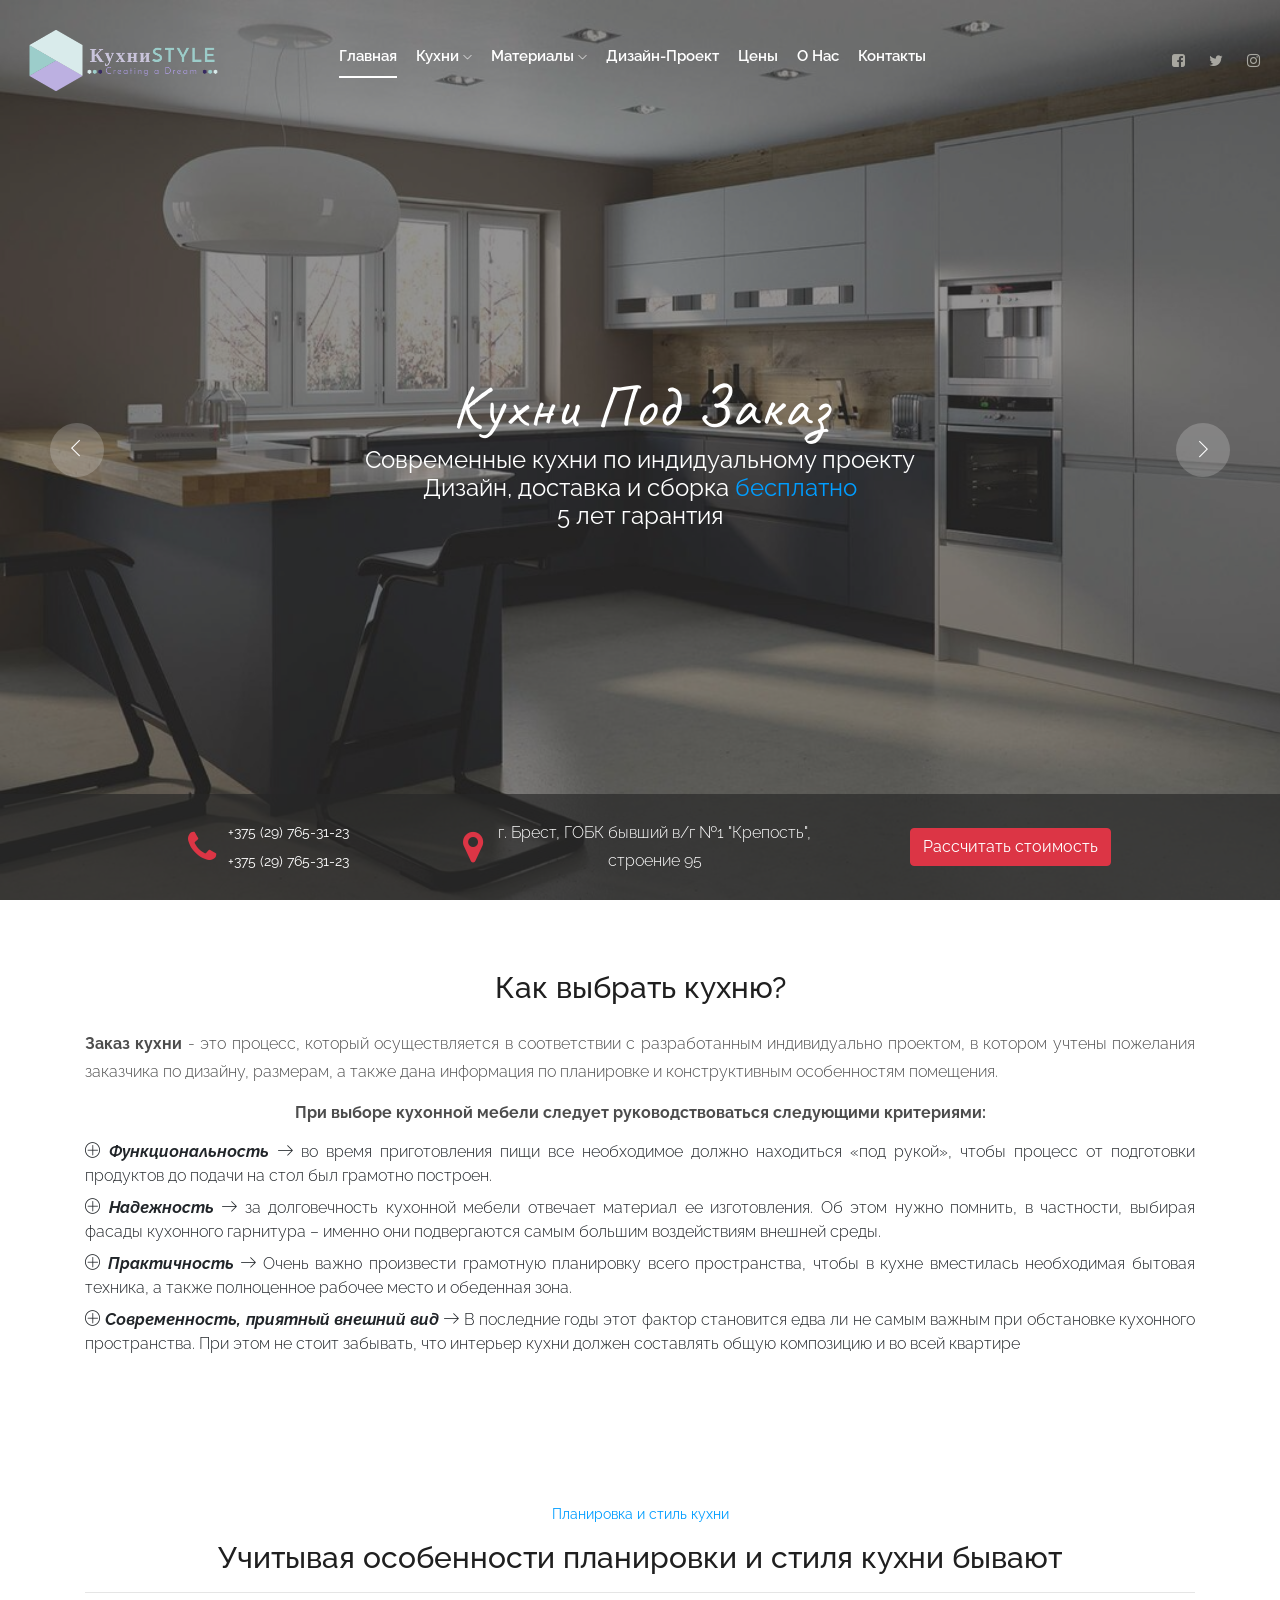
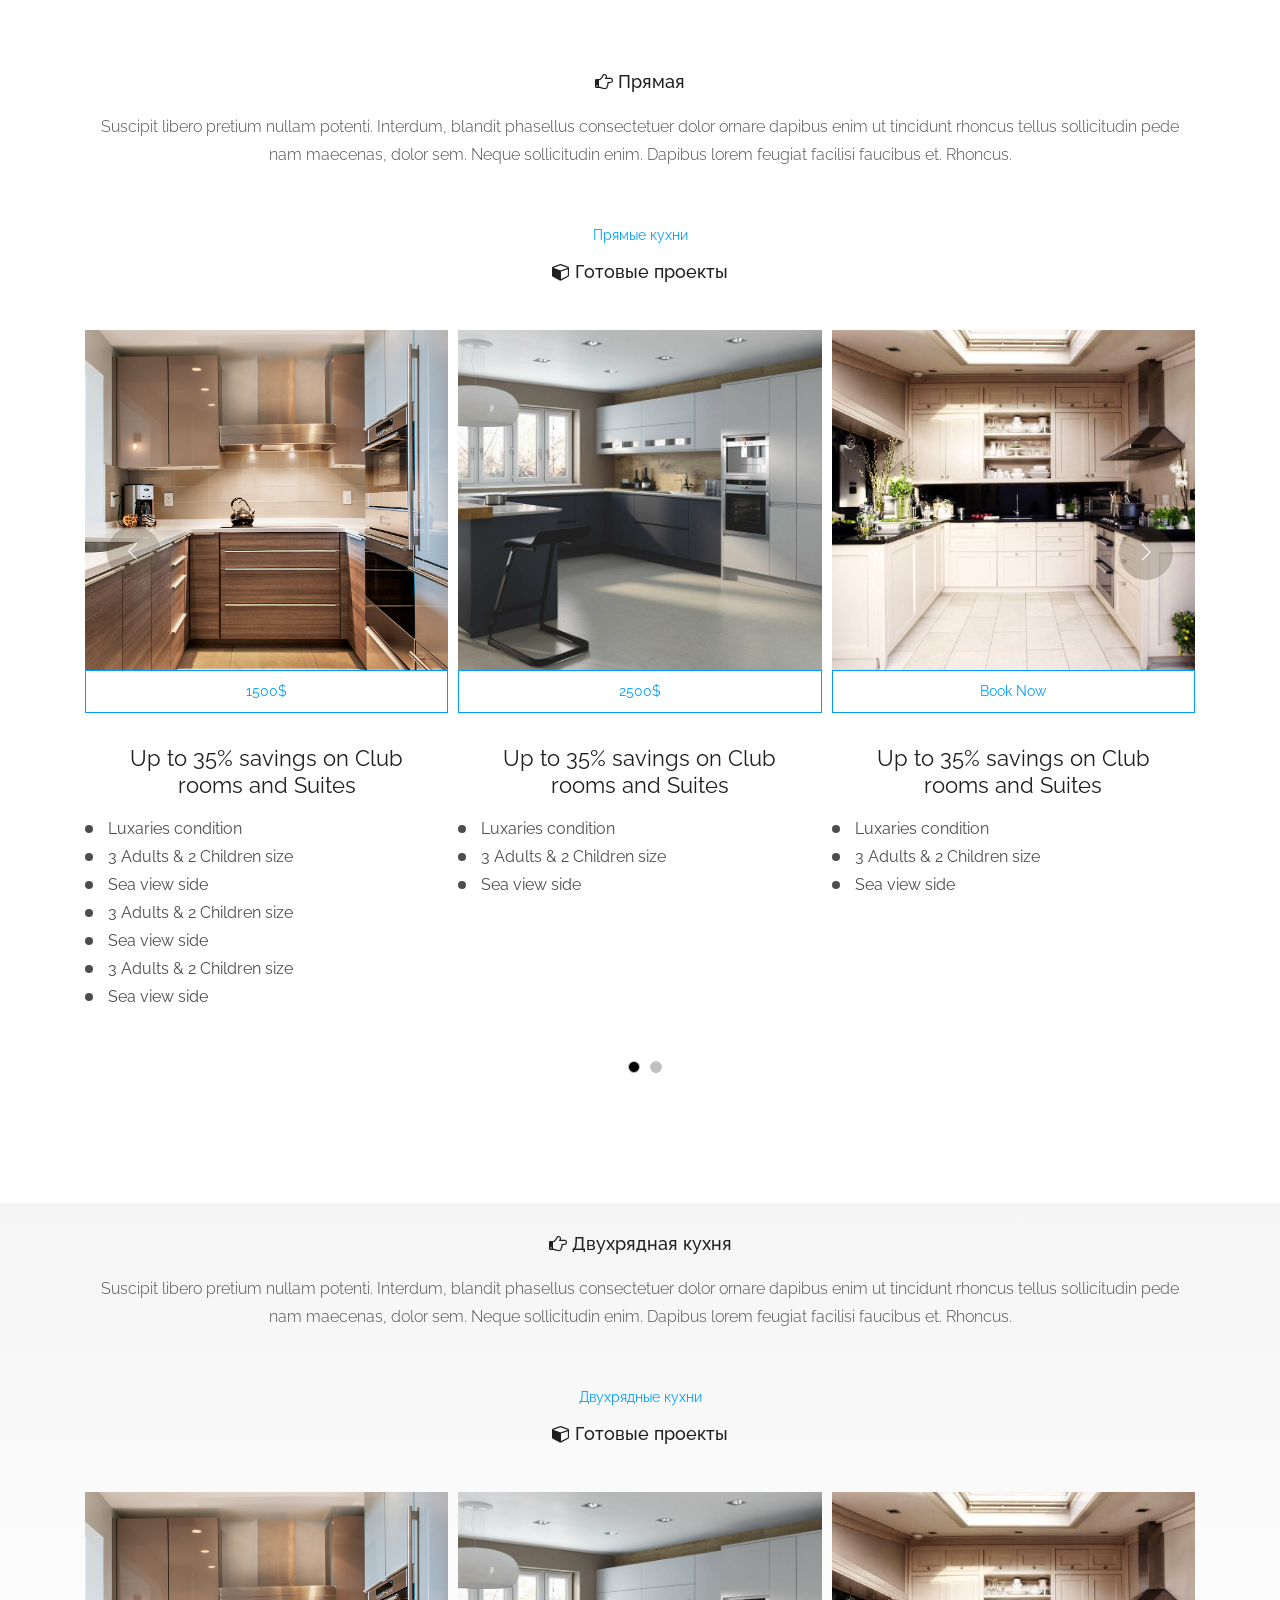
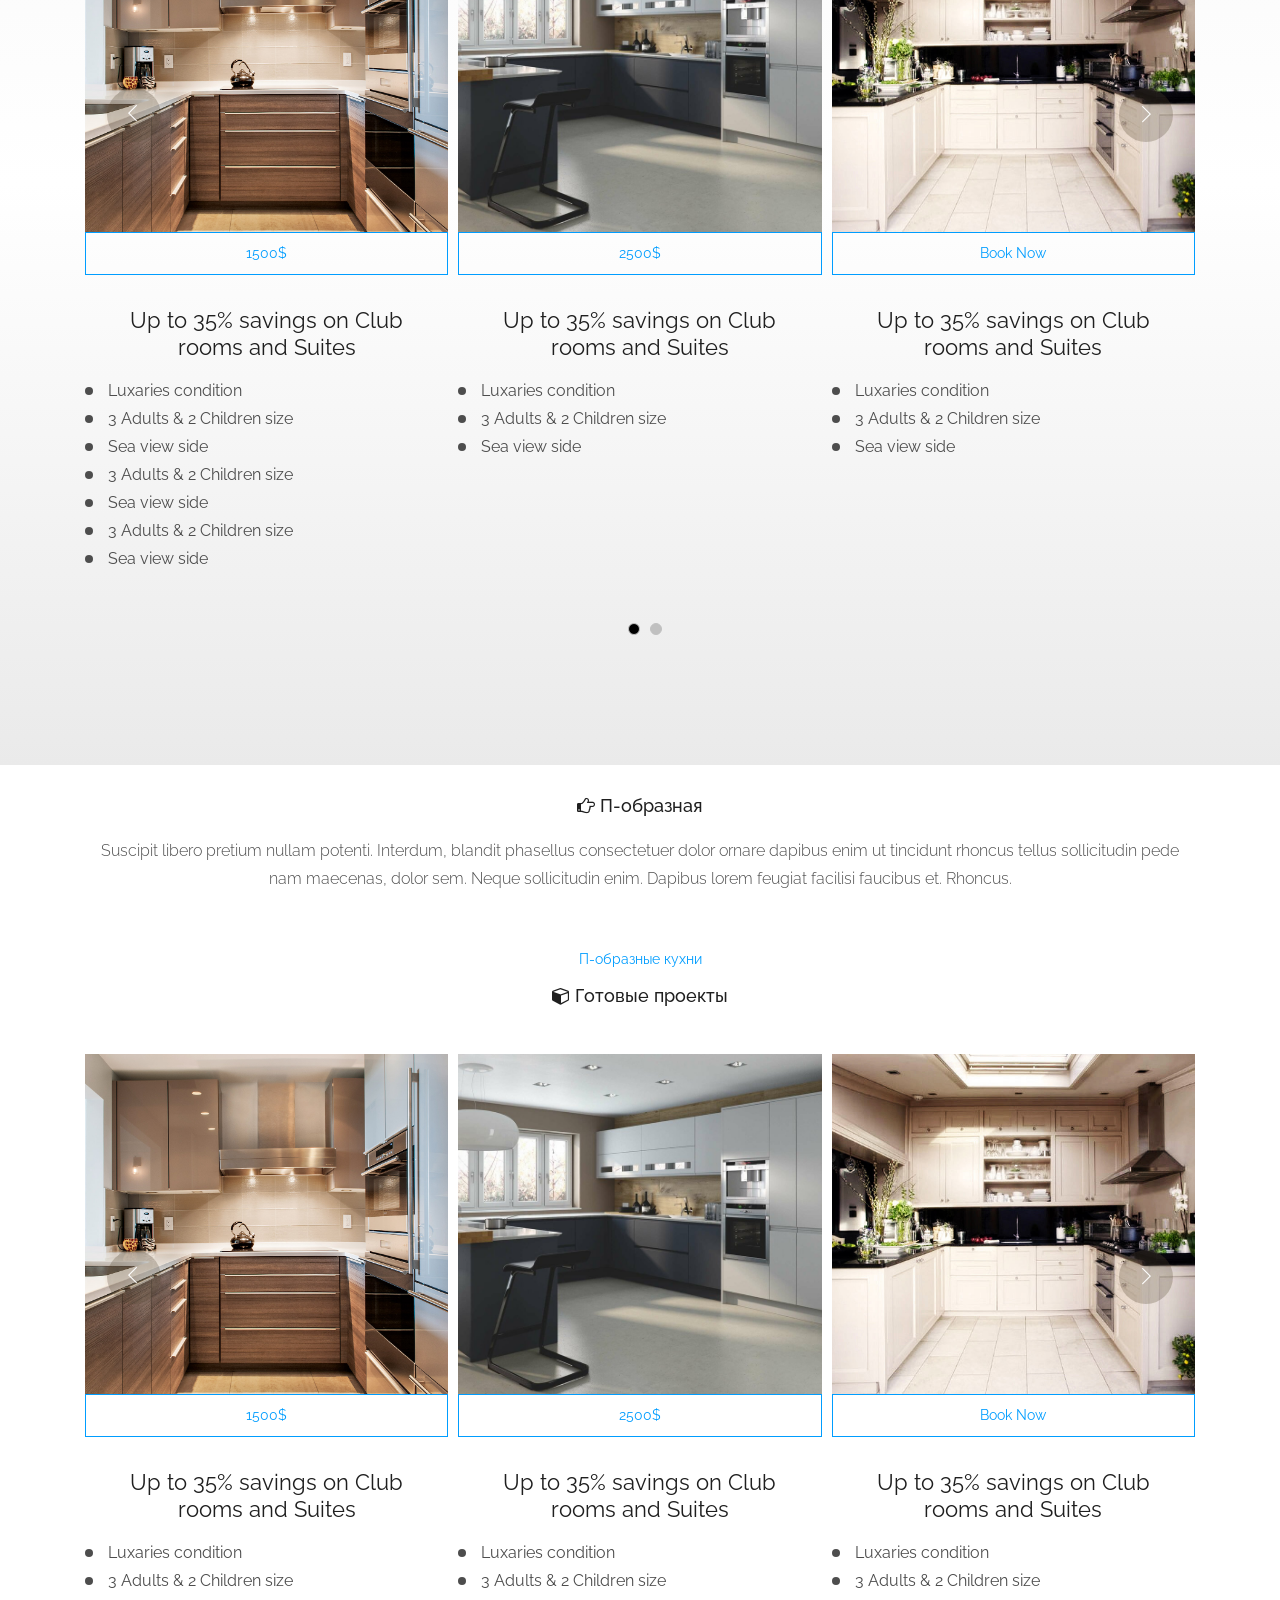
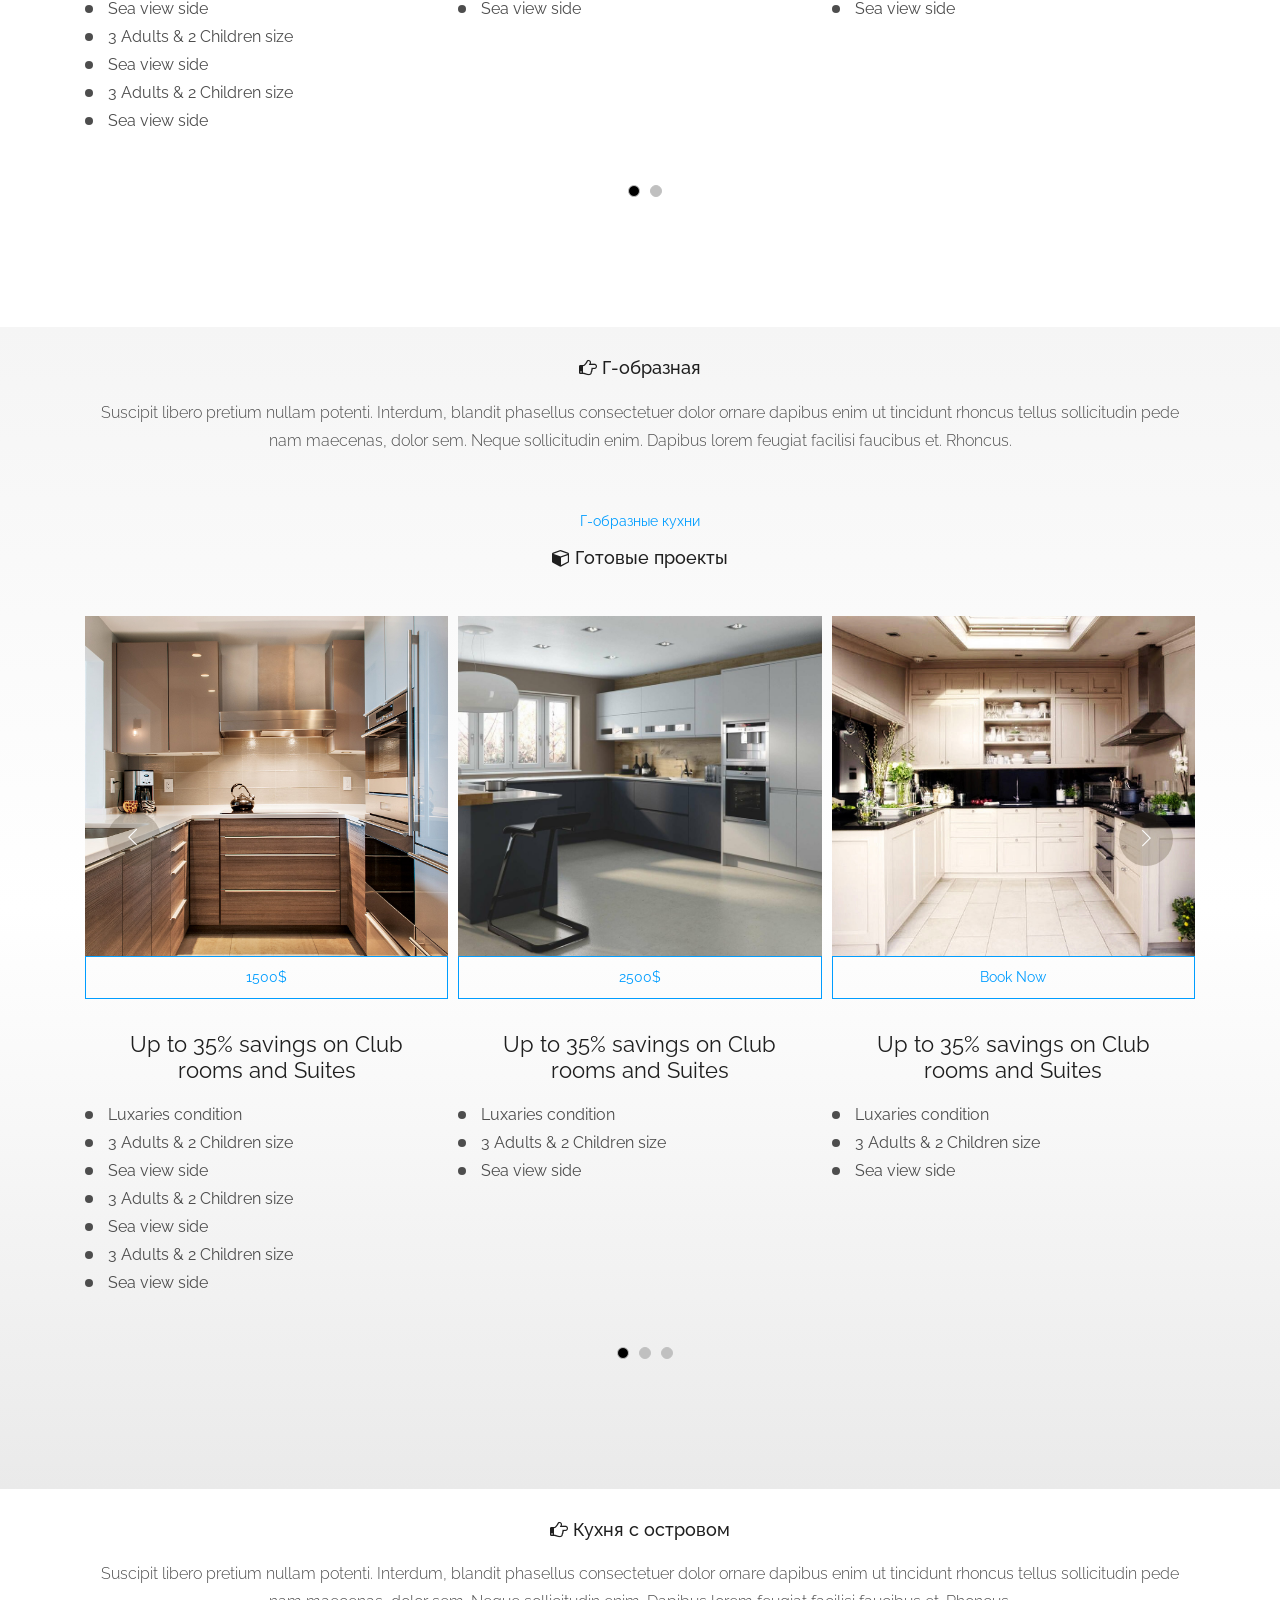
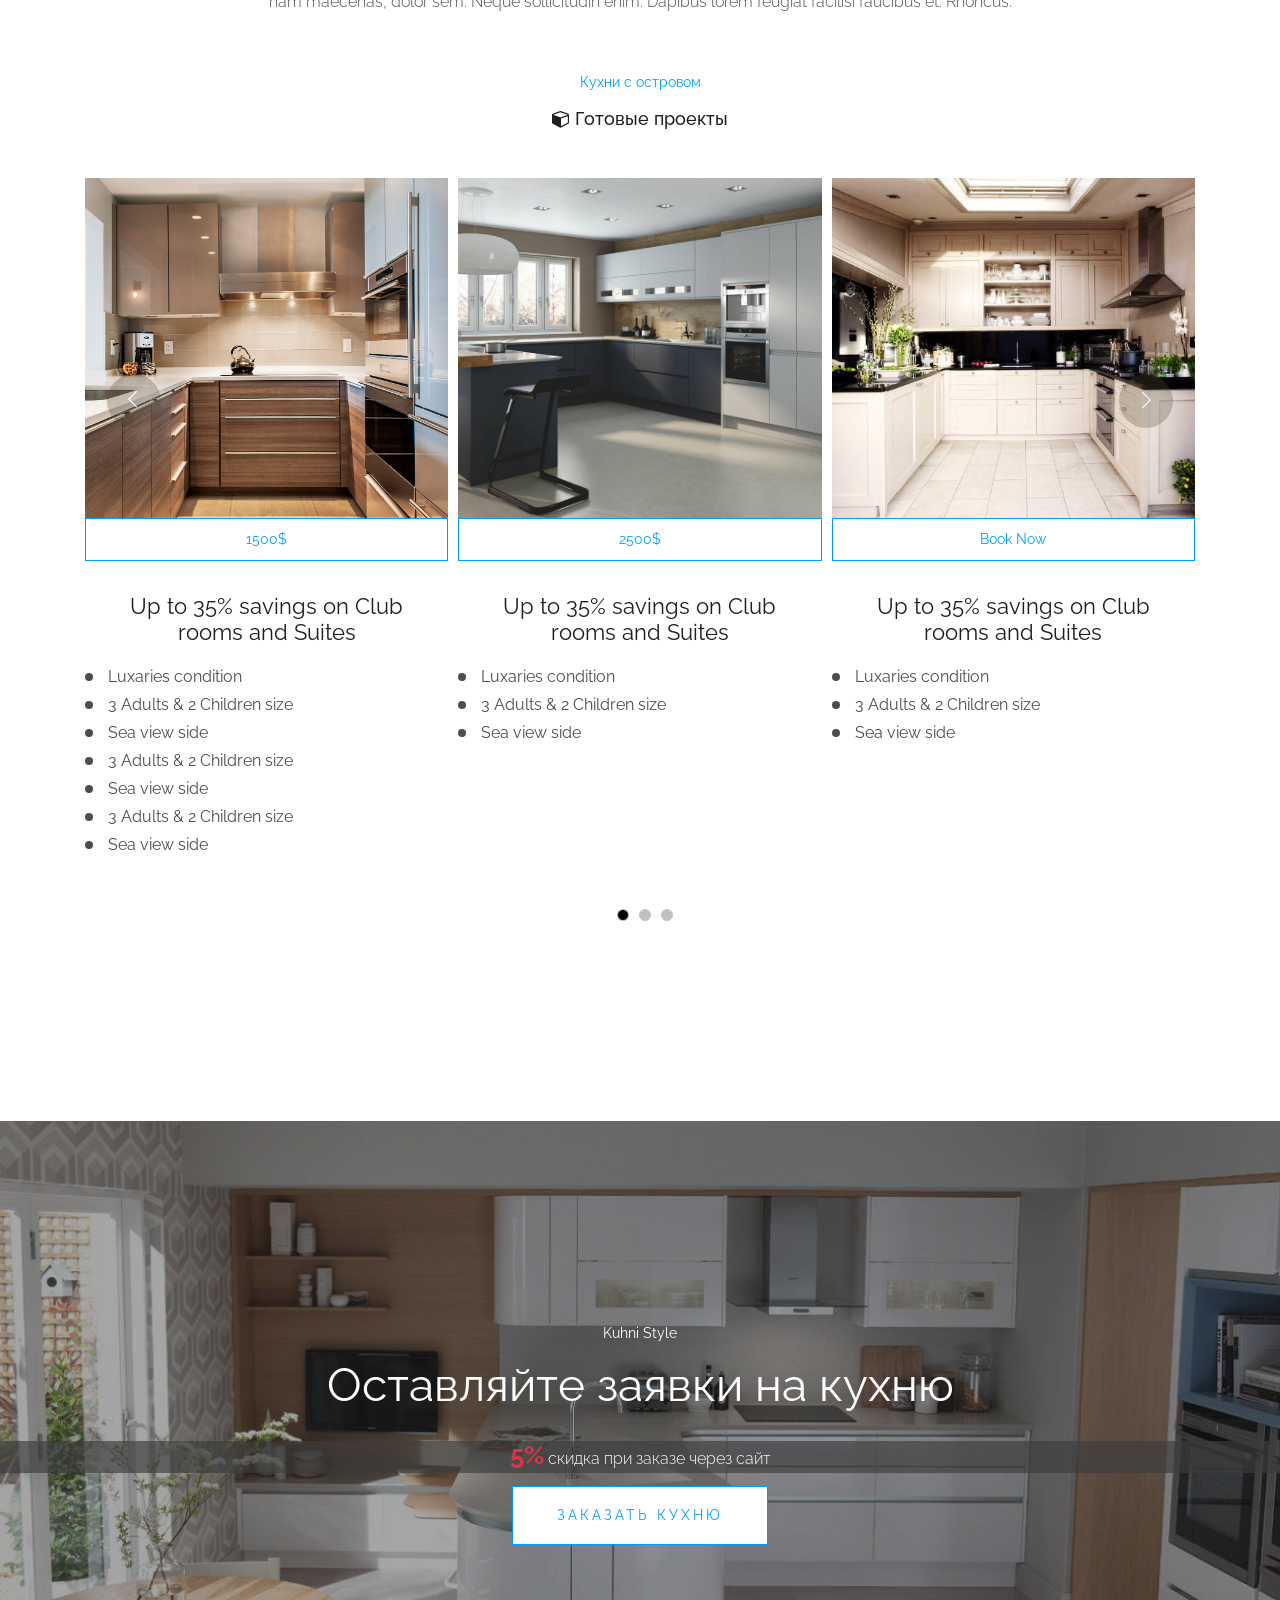
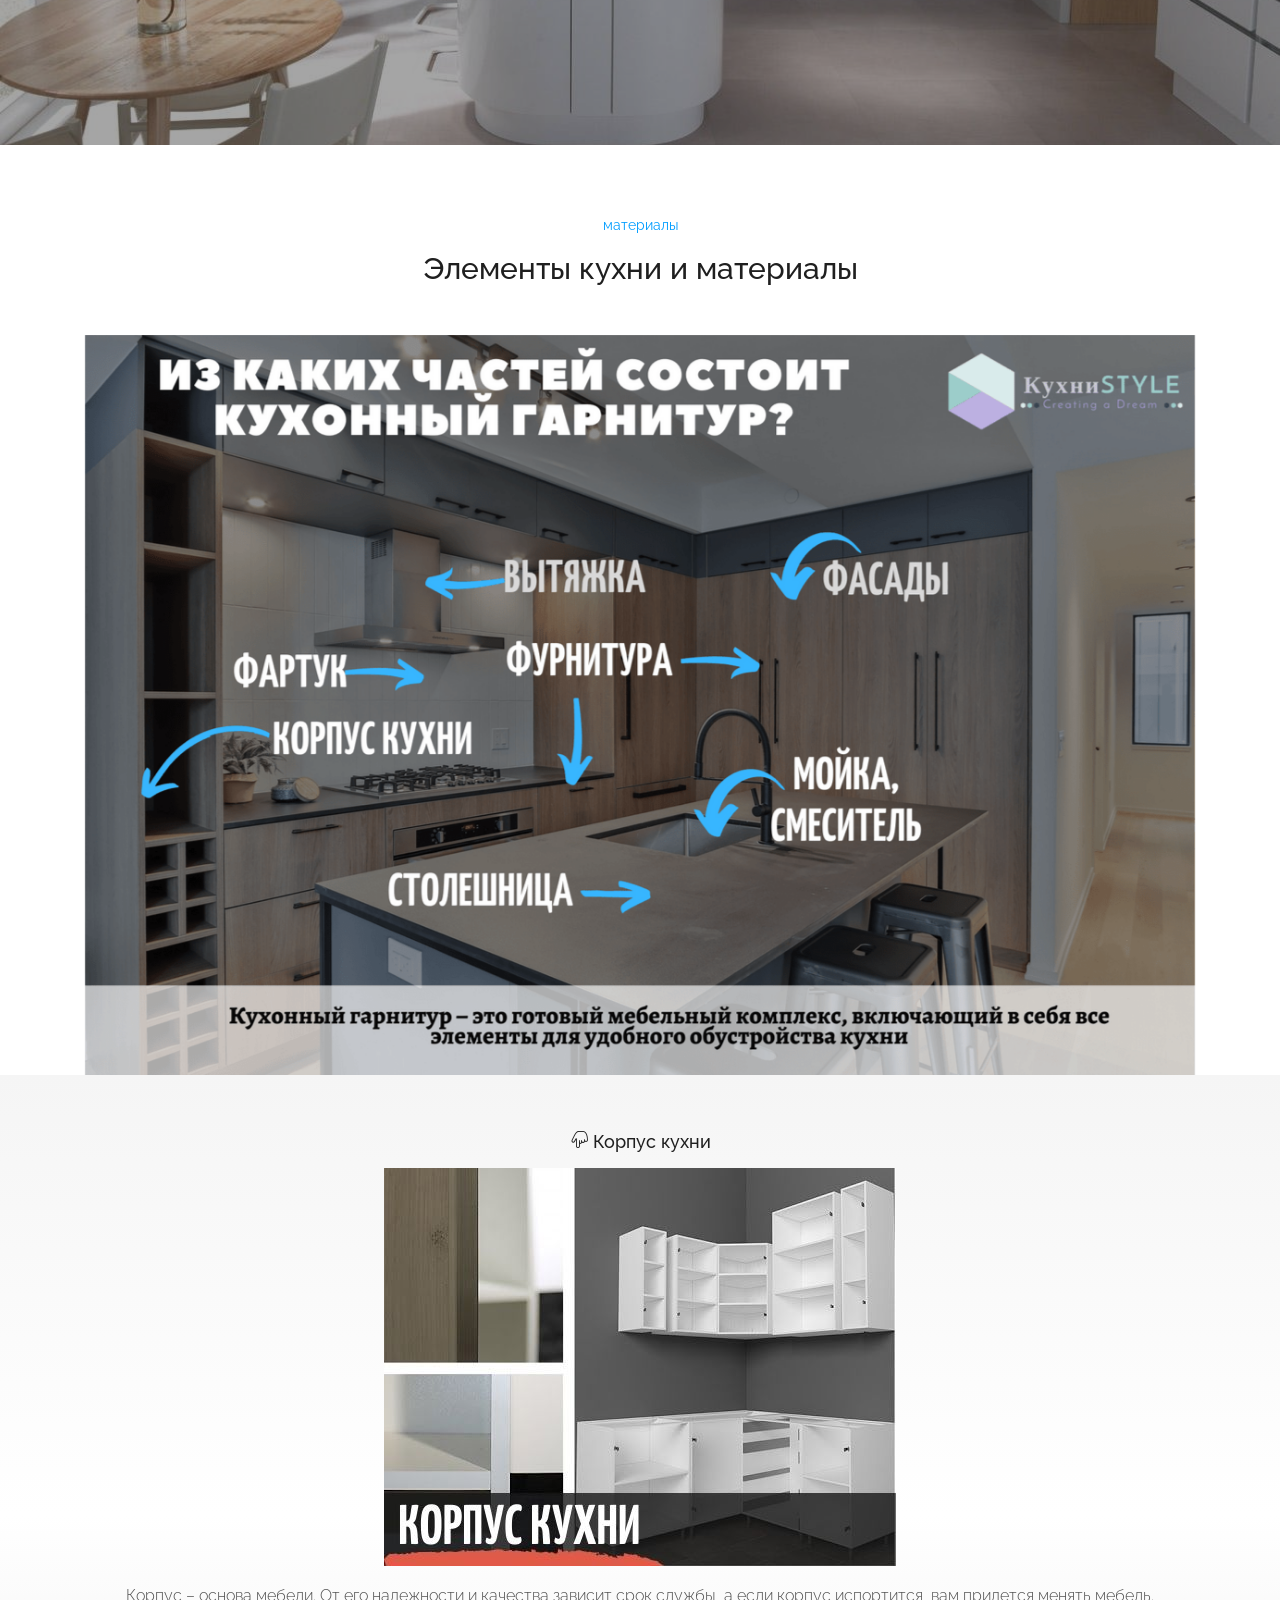
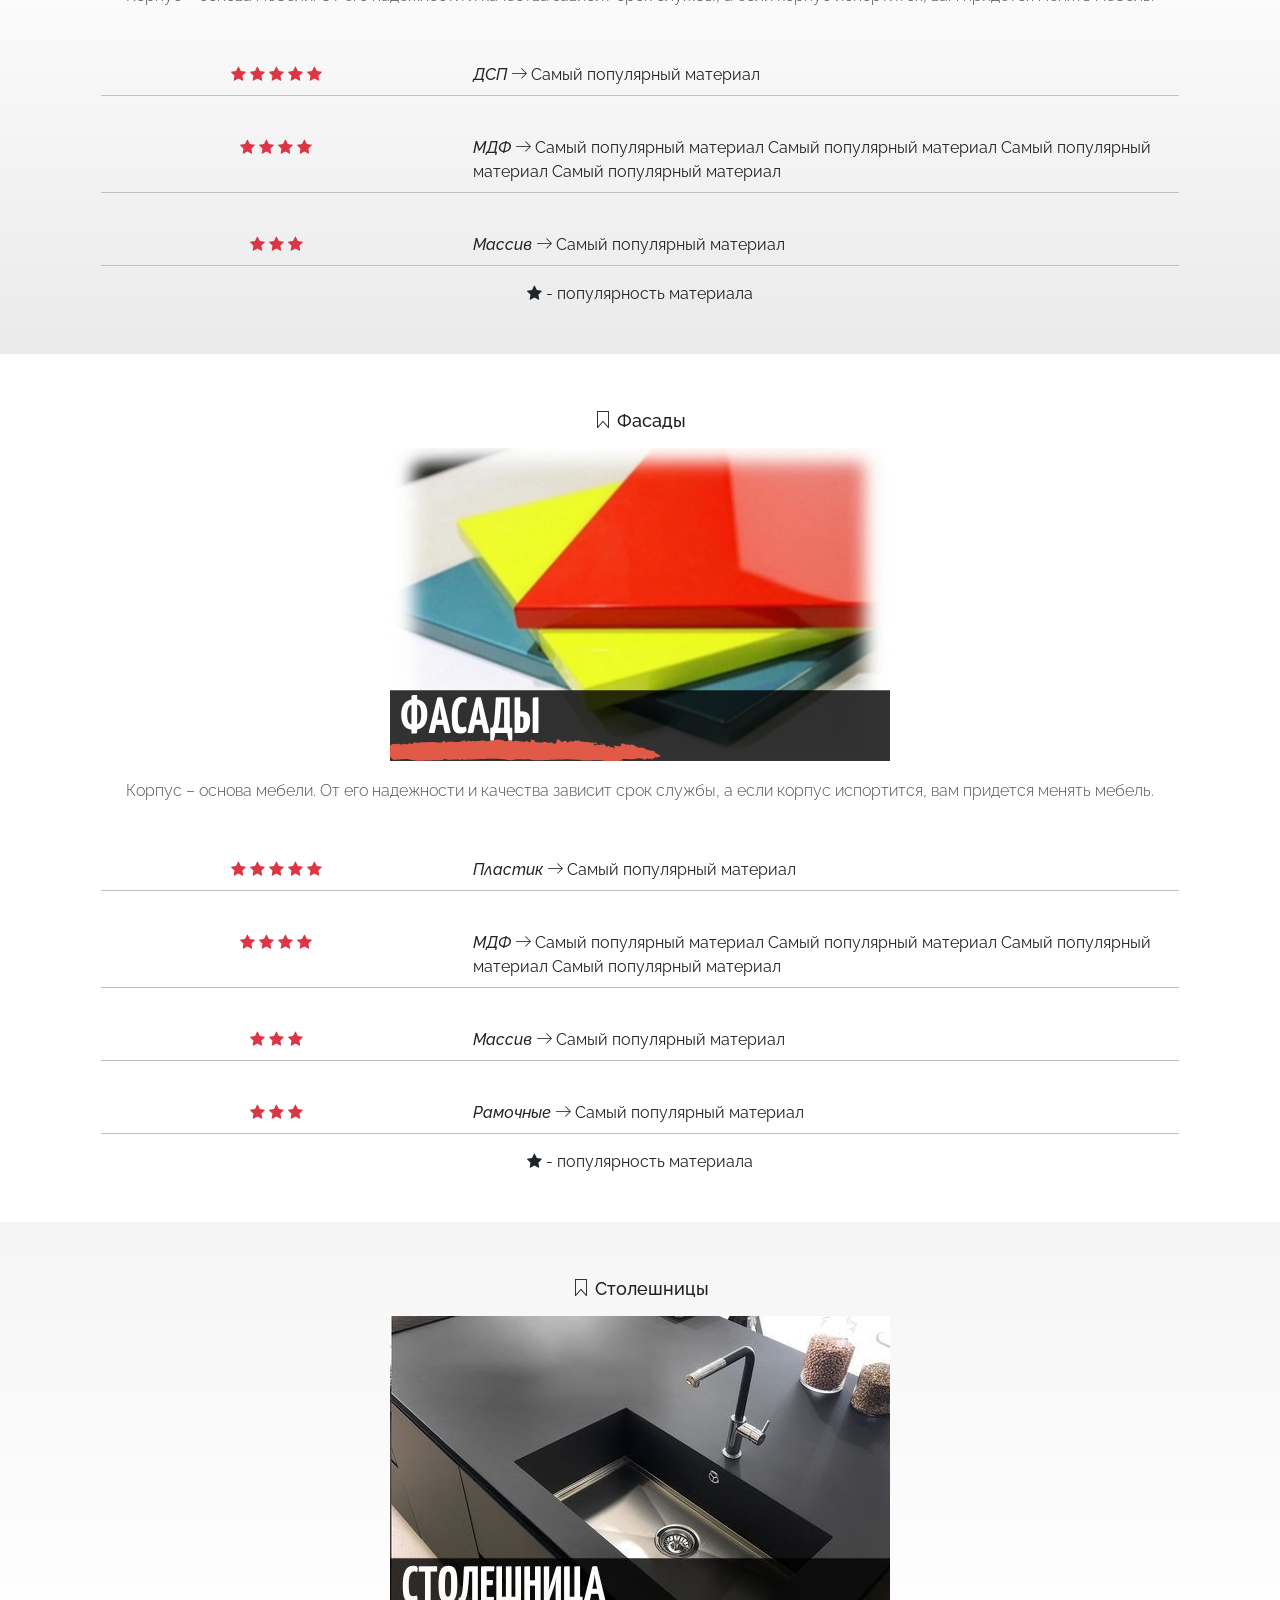
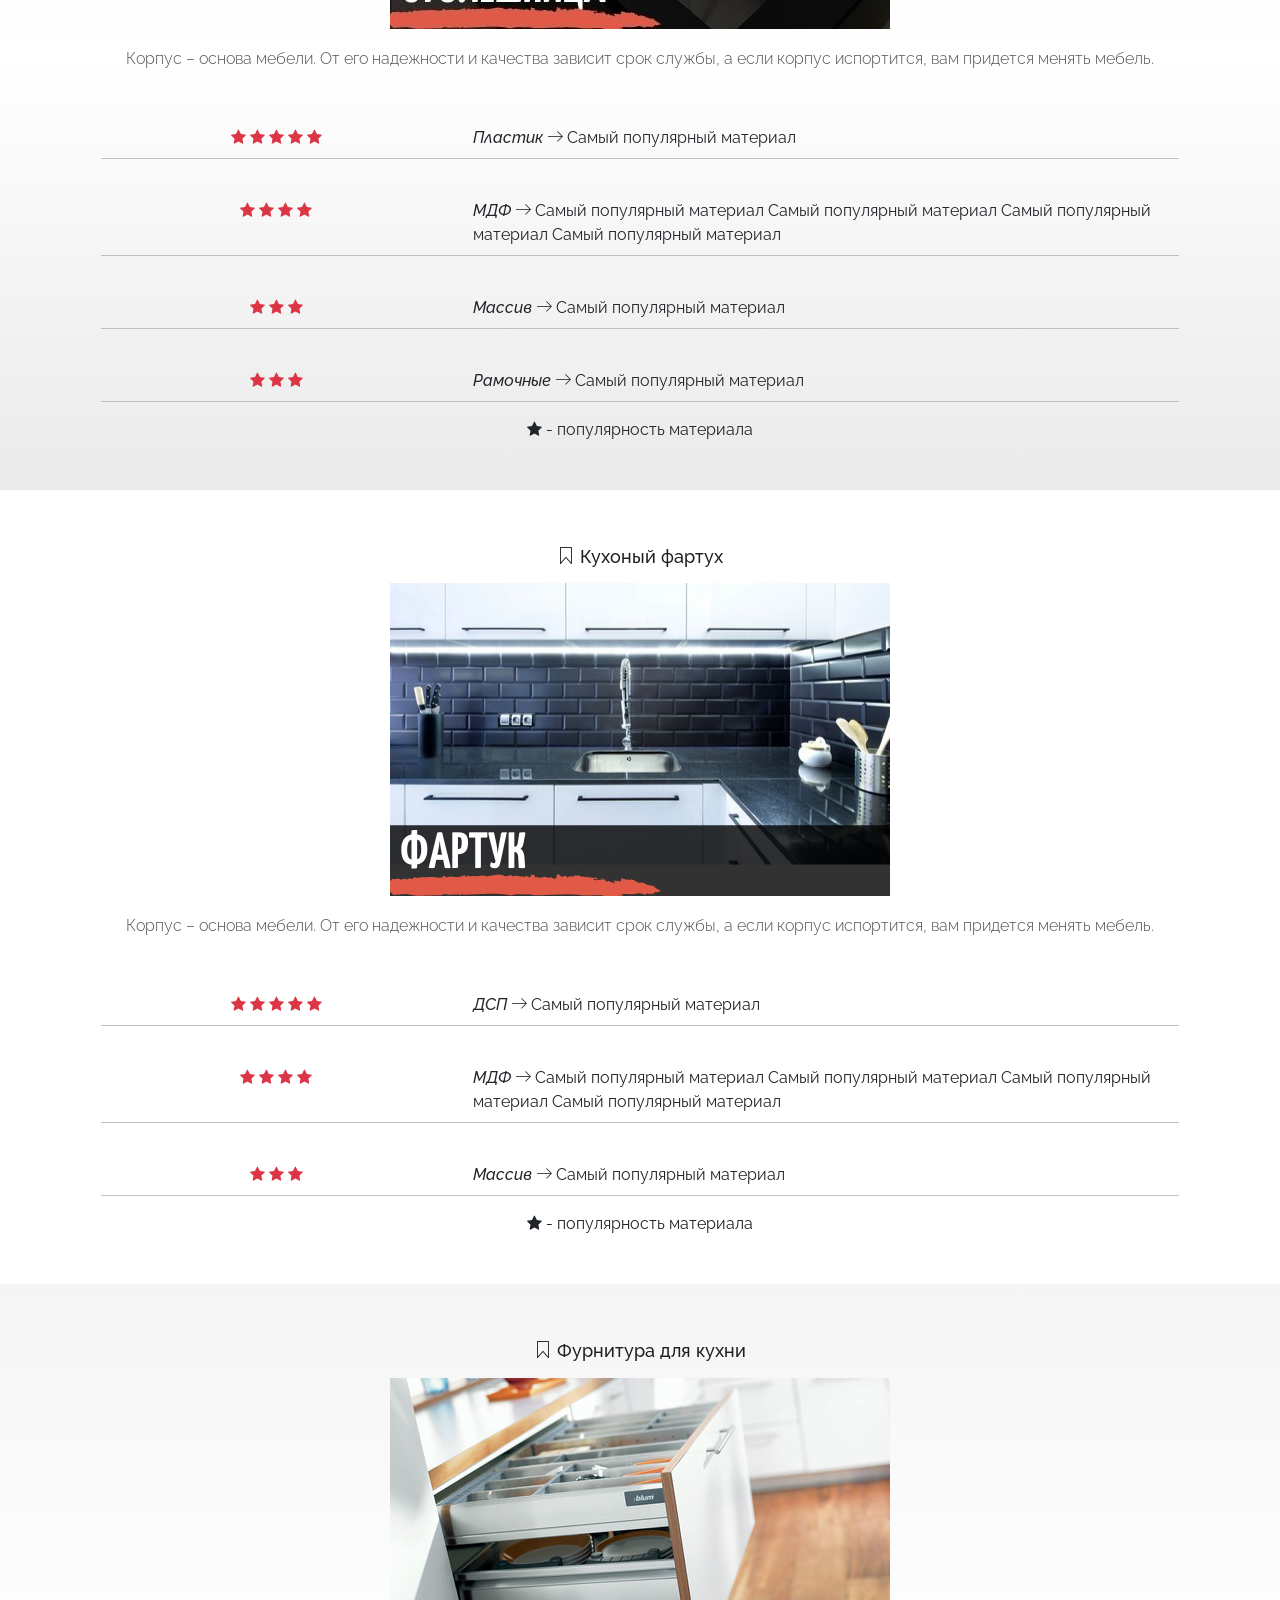
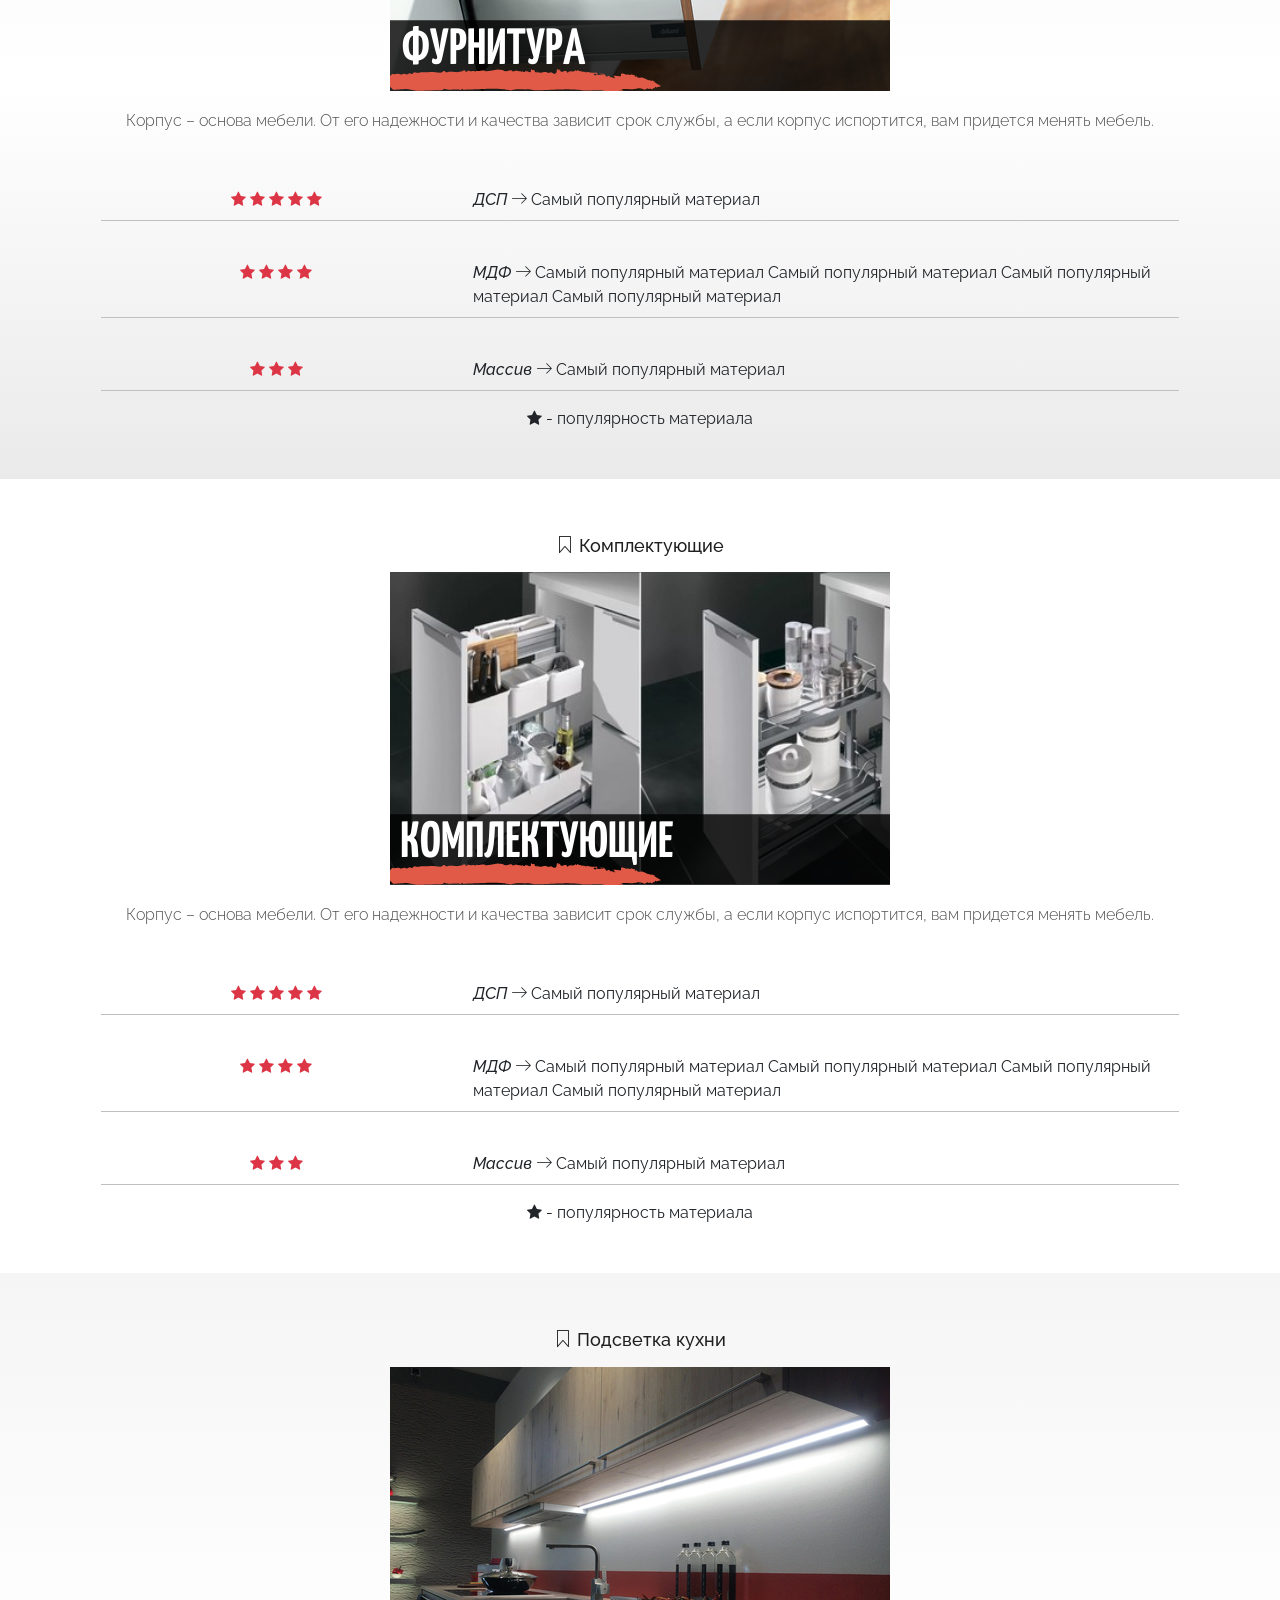
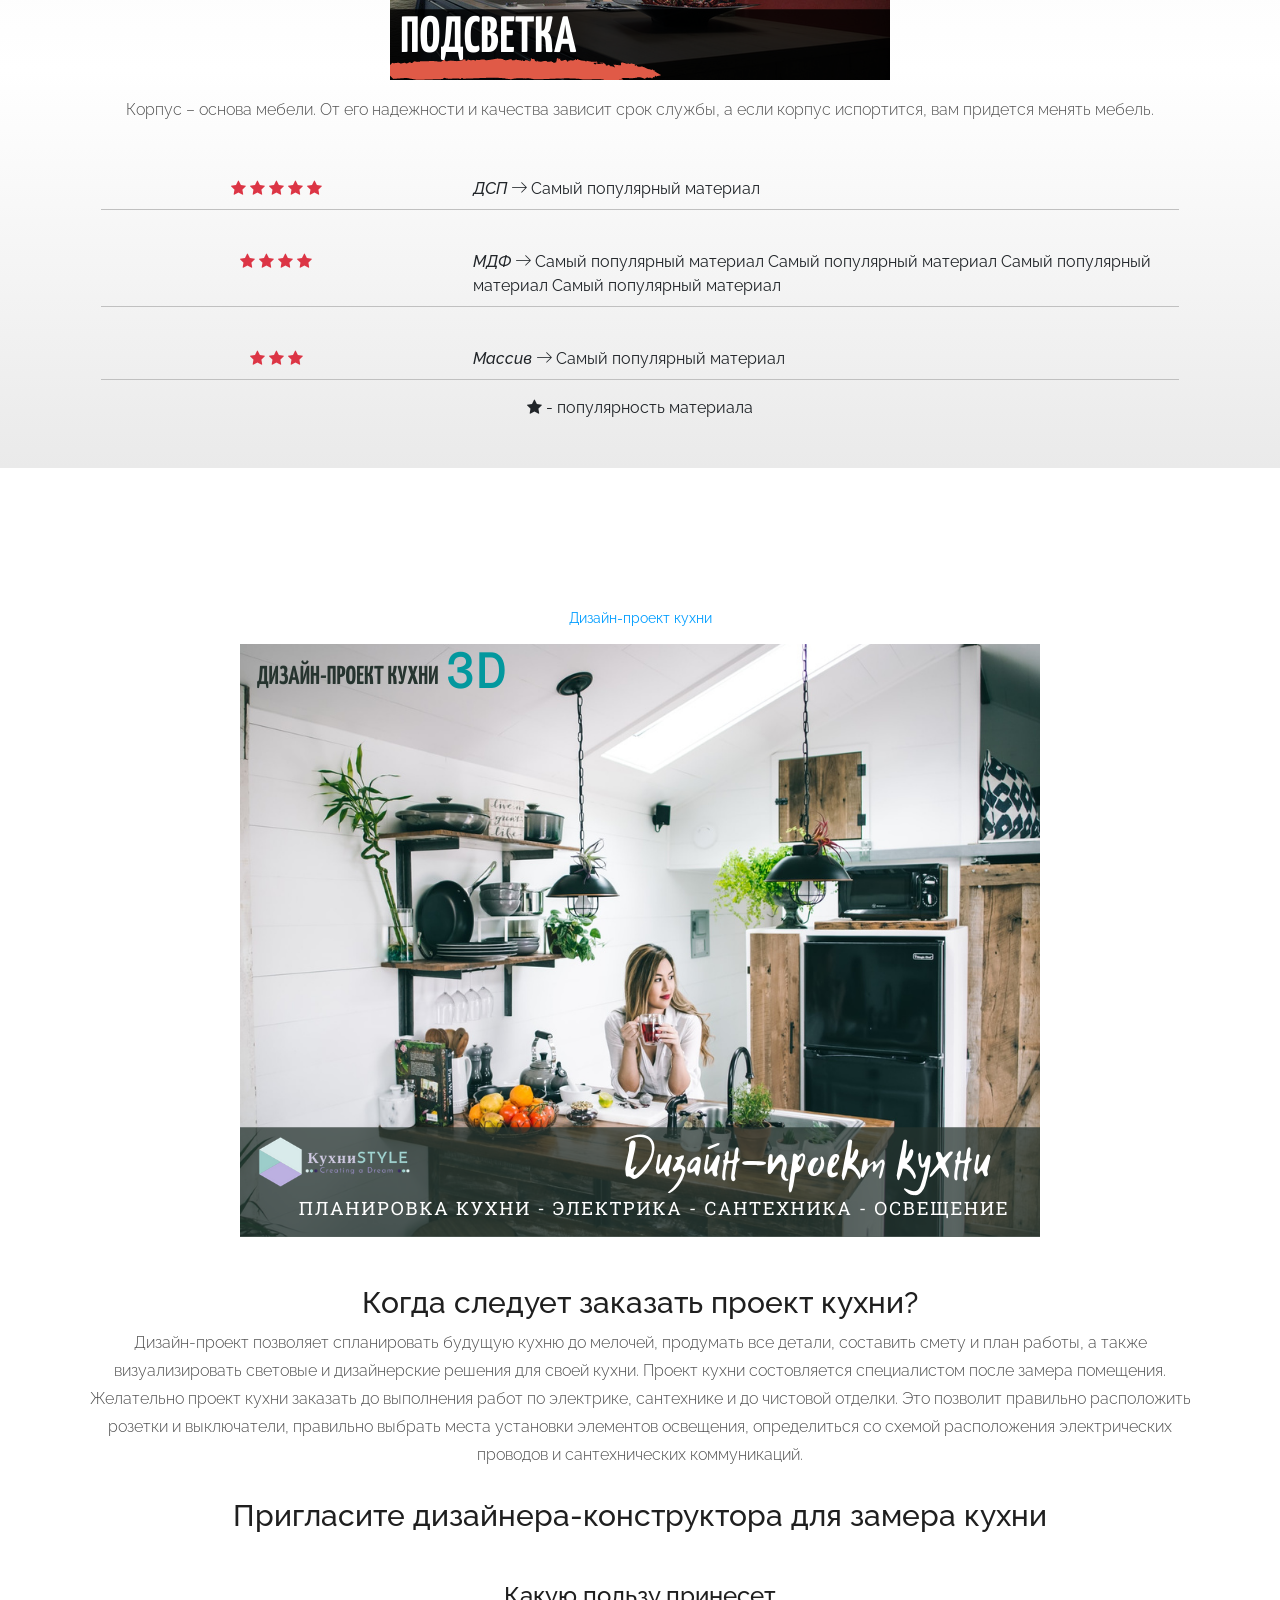
<file: kuhni-themes/index.html>
<!doctype html>
<html class="no-js" lang="zxx" xmlns="http://www.w3.org/1999/html">

<head>
    <meta charset="utf-8">
    <meta http-equiv="x-ua-compatible" content="ie=edge">
    <title>КУХНИ</title>
    <meta name="description" content="">
    <meta name="viewport" content="width=device-width, initial-scale=1">
    <!-- <link rel="manifest" href="site.webmanifest"> -->
    <link rel="shortcut icon" type="image/x-icon" href="img/favicon.png">
    <!-- Place favicon.ico in the root directory -->
    <!-- CSS here -->
    <link rel="stylesheet" href="css/bootstrap.min.css">
    <link rel="stylesheet" href="css/owl.carousel.min.css">
    <link rel="stylesheet" href="css/magnific-popup.css">
    <link rel="stylesheet" href="css/font-awesome.min.css">
    <link rel="stylesheet" href="css/Linearicons-icons.css">
    <link rel="stylesheet" href="css/themify-icons.css">
    <link rel="stylesheet" href="css/nice-select.css">
    <link rel="stylesheet" href="css/flaticon.css">
    <link rel="stylesheet" href="css/gijgo.css">
    <link rel="stylesheet" href="css/animate.css">
    <link rel="stylesheet" href="css/slicknav.css">
    <link rel="stylesheet" href="css/style.css">
    <link rel="stylesheet" href="css/atlas.css">
    <link rel="stylesheet" href="css/owl.theme.default.min.css">
	<link href="lib/noty.css" rel="stylesheet">
    <!-- <link rel="stylesheet" href="css/responsive.css"> -->
    <!-- JqueryLightGallery -->
    <link rel="stylesheet" href="css/lightgallery.min.css">
    <!-- Favicon -->
    <link rel="icon shortcut" type="image/ico" href="images/favicon/favicon.ico"/>
</head>

<body>
    <!--[if lte IE 9]>
    <p class="browserupgrade">You are using an <strong>outdated</strong> browser. Please <a href="https://browsehappy.com/">upgrade your browser</a> to improve your experience and security.</p>
        <![endif]-->
    <div id="overlay-loader"></div>
    <div id="overlay-menu"></div>
    <div class="loader-wrap">
    <div class="preloader "></div>
    </div>
    <div class="mobile_menu_block">
        <div class="offcavnas_menu">
            <div class="">
                <div class="offcavnas-close">
                    <span class="closed-mobile-menu">
                       <span class="ti-close"></span>
                    </span>
                </div>
                <div class="offcavnas-logo slider_text text-center p-2">
                    <p>МЕНЮ</p>
                </div>
                <div class="offcavnas-main-menu p-4"></div>
                <div class="offcavnas-social-menu p-2"></div>
                <div class="offcavnas-phone-button  text-center">
                    <div class="pb-3 pt-1">
                        <div class="book_btn_mobile">
                            <a class="" data-toggle="modal" data-target="#formModal" href="#">Оставить заявку</a>
                        </div>
                    </div>
                    <div class="icon-phone-list">
                        <ul class="d-flex justify-content-center align-items-center">
                            <li><i class="fa fa-telegram" aria-hidden="true"></i></li>
                            <li><i class="fa fa-whatsapp" aria-hidden="true"></i></li>
                            <li><i class="fa fa-phone" aria-hidden="true"></i></li>
                        </ul>
                    </div>
                    <div class="p-1">
                        <a href="">+375 (29) 722-33-22</a>
                    </div>
                    <div class="p-1">
                        <a href="">+375 (29) 722-13-44</a>
                    </div>
                </div>
                <div class="offcavnas-footer text-center mt-3 pt-5">
                    <div>

                            <p>
                                <a href="#">SV-KUPE</a>
                            </p>
                    </div>
                </div>
            </div>
        </div>
    </div>
    <!-- header-start -->
    <section id="header">
        <header>
            <div class="header-area ">
                <div id="sticky-header" class="main-header-area">
                    <div class="container-fluid p-0">
                        <div class="row align-items-center no-gutters">
                            <!-- brand IMG-->
                            <div class="col-6 col-md-6 col-xl-2 col-lg-2  col-sm-6">
                                <div class="logo-img pl-3">
                                    <a href="index.html">
                                        <img src="images/logo/logo2.png" class="img-fluid">
                                    </a>
                                </div>
                            </div>
                            <!-- MAIN MENU -->
                            <div class="col-xl-8 col-lg-8 d-lg-block d-xl-block d-none ">
                                <div class="main-menu">
                                    <nav>
                                        <ul id="navigation" class="js-clone-nav">
                                            <li><a class="" href="#header">Главная</a></li>
                                            <li class="has-children">
                                                <a href="#desc-kuhni">
                                                    Кухни
                                                    <i class="ti-angle-down"></i>
                                                </a>
                                                <ul class="submenu">
                                                    <li><a href="#l-kuhni">Прямые</a></li>
                                                    <li><a href="#ll-kuhni">Двухрядные</a></li>
                                                    <li><a href="#p-kuhni">П-Образные</a></li>
                                                    <li><a href="#g-kuhni">Г-Образные</a></li>
                                                    <li><a href="#s-kuhni">С островом</a></li>
                                                    <li><a href="single-blog.html">Современные</a></li>
                                                    <li><a href="single-blog.html">Классические</a></li>
                                                    <li><a href="single-blog.html">В стиле ЛОФТ</a></li>
                                                </ul>
                                            </li>
                                            <li class="has-children">
                                                <a href="#fabric">
                                                    Материалы
                                                    <i class="ti-angle-down"></i>
                                                </a>
                                                <ul class="submenu">
                                                    <li><a href="#karkas">Каркас кухни</a></li>
                                                    <li><a href="#fasad">Фасады</a></li>
                                                    <li><a href="#stol-kuhni">Столешницы</a></li>
                                                    <li><a href="#fartuh">Фартух</a></li>
                                                    <li><a href="#furniture">Фурнитура</a></li>
                                                    <li><a href="#complect">Комплектующие</a></li>
                                                    <li><a href="#lumen">Подсветка</a></li>
                                                </ul>
                                            </li>
                                            <li><a href="#desing-kuhni">Дизайн-проект</a></li>
                                            <li><a href="#price-kuhni">Цены</a></li>
                                            <li><a href="#about">О нас</a></li>
                                            <li><a href="#contacts">Контакты</a></li>
                                        </ul>
                                    </nav>
                                </div>
                            </div>
                            <!-- Social button -->
                            <div class="col-xl-2 col-lg-2 d-lg-block d-xl-block d-none ">
                                <div class="book_room">
                                    <div class="socail_links">
                                        <ul class="js-clone-social">
                                            <li>
                                                <a href="#">
                                                    <i class="fa fa-facebook-square"></i>
                                                </a>
                                            </li>
                                            <li>
                                                <a href="#">
                                                    <i class="fa fa-twitter"></i>
                                                </a>
                                            </li>
                                            <li>
                                                <a href="#">
                                                    <i class="fa fa-instagram"></i>
                                                </a>
                                            </li>
                                        </ul>
                                    </div>
                                    <!--
                                    <div class="book_btn d-none d-lg-block">
                                        <a class="popup-with-form" href="#test-form">Book A Room</a>
                                    </div>
                                    -->
                                </div>
                            </div>
                            <!-- burger button for modile views -->
                            <div class="col-6 col-md-6 d-sm-block d-lg-none d-xl-none button-open-mobile-menu pr-3">
                                <a href="#" class="js-mobile-toggle">
                                    <i class="fa fa-bars" aria-hidden="true"></i>
                                </a>
                            </div>
                        </div>
                    </div>
                </div>
            </div>
        </header>
        <!-- header-end -->
    </section>
    <!-- slider_area_start -->
    <div class="slider_area">
        <div class="slider-main">
            <div class="slider_active owl-carousel">
                <div class="single_slider d-flex align-items-center justify-content-center" style="background-image: url('images/7.jpg');">
                    <div class="overlay-img"></div>
                    <div class="container">
                        <div class="row">
                            <div class="col-xl-12">
                                <div class="slider_text text-center">
                                    <h3>Кухни под заказ</h3>
                                    <p>Современные кухни по индидуальному проекту</p>
                                    <p>Дизайн, доставка и сборка <span style="color: #009DFF;">бесплатно</span></p>
                                    <p>5 лет гарантия</p>

                                </div>

                            </div>
                        </div>
                    </div>
                </div>
                <div class="single_slider  d-flex align-items-center justify-content-center" style="background-image: url('images/9.jpg');" >
                    <div class="overlay-img"></div>
                    <div class="container">
                        <div class="row">
                            <div class="col-xl-12">
                                <div class="slider_text text-center">
                                    <h3>Опыт</h3>
                                    <p>Более <span style="color: #009DFF;">20</span> лет на рынке. 1000-и выполненых проектов</p>
                                    <p>Создаем качественные кухни с учетом ваших пожеланий и последних тенденций </p>
                                    <p>Используем качественные материалы и фунциональную фурнитуру известных брендов</p>
                                </div>
                            </div>
                        </div>
                    </div>
                </div>
                <div class="single_slider d-flex align-items-center justify-content-center" style="background-image: url('images/8.jpg');">
                    <div class="overlay-img"></div>
                    <div class="container">
                        <div class="row">
                            <div class="col-xl-12">
                                <div class="slider_text text-center">
                                    <h3>Оплата</h3>
                                    <p><span style="color: #009DFF;">160$</span> - за погонный метр</p>
                                    <p><span style="color: #009DFF;">0%</span> рассрочка на 12 месяцев</p>
                                    <p>"КАРТА ПОКУПОК", "МАГНИТ", "МОЦНАЯ КАРТА"</p>
                                </div>
                            </div>
                        </div>
                    </div>
                </div>
            </div>
        </div>
        <div class="block-bottom-data p-3">
            <div class="overlay-data"></div>
            <div class="container calculator-kuhni">
                <div class="row no-gutters">
                    <div class="col-md-4 d-flex p-2 justify-content-center align-items-center">
                        <div class="icon pr-2">
                            <i class="fa fa-phone" aria-hidden="true"></i>
                        </div>
                        <div class="text">
                            <div class="p-1">
                                <a href="#">
                                    +375 (29) 765-31-23
                                </a>
                            </div>
                            <div class="p-1">
                                <a href="#">
                                    +375 (29) 765-31-23
                                </a>
                            </div>

                        </div>
                    </div>
                    <div class="col-md-4 d-flex p-2 justify-content-center align-items-center">
                        <div class="icon pr-2">
                            <i class="fa fa-map-marker" aria-hidden="true"></i>
                        </div>
                        <div class="text ">
                            <p class="m-0 text-center">
                                г. Брест, ГОБК бывший в/г №1 "Крепость", строение 95</p>
                        </div>
                    </div>
                    <div class="col-md-4 d-flex p-2 justify-content-center align-items-center">
                        <button class="btn-danger btn">Рассчитать стоимость</button>
                    </div>
                </div>
            </div>
        </div>


    </div>
    <!-- slider_area_end -->
<!-- About KUHNI -->
<section id="desc-kuhni" class="ptb">
    <div class="container">
        <div class="row">
            <div class="col-12">
                <div class="text-center pb-3 animate-box">
                    <h2>Как выбрать кухню?</h2>
                </div>
                <div class="text-justify">
                    <p>
                        <span class="font-weight-bold">Заказ кухни</span>
                        - это процесс, который осуществляется в соответствии с разработанным индивидуально проектом,
                        в котором учтены пожелания заказчика по дизайну, размерам, а также дана информация
                        по планировке и конструктивным особенностям помещения.
                    </p>
                </div>
                <div>
                    <p class="text-center font-weight-bold">При выборе кухонной мебели следует руководствоваться следующими критериями:</p>
                    <ul class="text-justify font-weight-light">
                        <li class="pb-2 animate-box">
                            <span class="lnr lnr-plus-circle"></span>
                            <span class="text-fam">Функциональность</span>
                            <span class="lnr lnr-arrow-right"></span>
                            во время приготовления пищи все необходимое должно находиться «под рукой»,
                            чтобы процесс от подготовки продуктов до подачи на стол был грамотно построен.
                        </li>
                        <li class="pb-2 animate-box">
                            <span class="lnr lnr-plus-circle"></span>
                            <span class="text-fam">Надежность</span>
                            <span class="lnr lnr-arrow-right"></span>
                            за долговечность кухонной мебели отвечает материал ее изготовления. Об этом нужно помнить, в частности,
                            выбирая фасады кухонного гарнитура – именно они подвергаются самым большим воздействиям внешней среды.
                        </li>
                        <li class="pb-2 animate-box">
                            <span class="lnr lnr-plus-circle"></span>
                            <span class="text-fam">Практичность</span>
                            <span class="lnr lnr-arrow-right"></span>
                            Очень важно произвести грамотную планировку всего пространства,
                            чтобы в кухне вместилась необходимая бытовая техника, а также полноценное рабочее место и обеденная зона.
                        </li>
                        <li class="pb-2 animate-box">
                            <span class="lnr lnr-plus-circle"></span>
                            <span class="text-fam">Современность, приятный внешний вид</span>
                            <span class="lnr lnr-arrow-right"></span>
                            В последние годы этот фактор становится едва ли не самым важным при обстановке кухонного пространства.
                            При этом не стоит забывать, что интерьер кухни должен составлять общую композицию и во всей квартире
                        </li>
                    </ul>
                </div>
            </div>
        </div>
    </div>
</section>
<!-- END KUHNI -->

<!-- Catalog kuhni -->
<section id="kuhni" class="ptb">
        <div class="container">
            <div class="row">
                <div class="col-12 col-md-12 col-lg-12">
                    <div class="section_title text-center mb-5">
                        <span>Планировка и стиль кухни</span>
                        <h2>Учитывая особенности планировки и стиля кухни бывают</h2>
                        <hr>
                    </div>

                </div>
            </div>
        </div>
        <div id="l-kuhni" class="ptb-inside menu-scroll">
            <!-- about_area_start -->
            <div class="container">
                <div class="row align-items-center justify-content-center">
                    <div class="col-md-12 col-lg-12 text-center">
                        <div class="about_info">
                            <div class="section_title mb-20px">
                                <h4>
                                    <i class="fa fa-hand-o-right" aria-hidden="true"></i>
                                    Прямая
                                </h4>
                            </div>
                            <p class="mb-2">Suscipit libero pretium nullam potenti. Interdum, blandit phasellus consectetuer dolor ornare
                                dapibus enim ut tincidunt rhoncus tellus sollicitudin pede nam maecenas, dolor sem. Neque
                                sollicitudin enim. Dapibus lorem feugiat facilisi faucibus et. Rhoncus.</p>
                        </div>
                    </div>
                </div>
            </div>
            <!-- about_area_end -->
            <!-- offers_area_start -->
            <div class="offers_area pt-5">
                <div class="container">
                    <div class="row">
                        <div class="col-xl-12">
                            <div class="section_title text-center mb-5">
                                <span>Прямые кухни</span>
                                <h4>
                                    <i class="fa fa-cube" aria-hidden="true"></i>
                                    Готовые проекты</h4>
                            </div>
                        </div>
                    </div>
                    <div class="owl-carousel-catalog owl-carousel">

                        <div class="item">
                            <div class="single_offers ">
                                <div class="about_thumb lightgallery">
                                    <a href="images/5.jpg" data-sub-html=".cap1">
                                        <img src="images/5.jpg" alt="">
                                    </a>
                                    <a href="images/3.jpg" data-sub-html=".cap1">
                                        <img src="images/3.jpg" alt="">
                                    </a>
                                    <a href="images/4.jpg" data-sub-html=".cap1">
                                        <img src="images/4.jpg" alt="">
                                    </a>

                                </div>
                                <div class="cap1">
                                    <a href="#" class="book_now">1500$</a>
                                    <h3 class="text-center">Up to 35% savings on Club <br>
                                        rooms and Suites</h3>
                                    <ul >
                                        <li>Luxaries condition</li>
                                        <li>3 Adults & 2 Children size</li>
                                        <li>Sea view side</li>
                                        <li>3 Adults & 2 Children size</li>
                                        <li>Sea view side</li>
                                        <li>3 Adults & 2 Children size</li>
                                        <li>Sea view side</li>
                                    </ul>

                                </div>


                            </div>
                        </div>

                        <div class="item">
                            <div class="single_offers ">
                                <div class="about_thumb lightgallery">
                                    <a href="images/7.jpg" data-sub-html=".cap2">
                                        <img src="images/7.jpg" alt="">
                                    </a>
                                    <a href="images/8.jpg" data-sub-html=".cap2">
                                        <img src="images/8.jpg" alt="">
                                    </a>
                                </div>
                                <div class="cap2">
                                    <a  href="#" class="book_now ">2500$</a>
                                    <h3 class="text-center">Up to 35% savings on Club <br>
                                        rooms and Suites</h3>
                                    <ul>
                                        <li>Luxaries condition</li>
                                        <li>3 Adults & 2 Children size</li>
                                        <li>Sea view side</li>
                                    </ul>

                                </div>


                            </div>
                        </div>

                        <div class="item">
                            <div class="single_offers ">
                                <div class="about_thumb lightgallery">
                                    <a href="images/4.jpg" data-sub-html=".cap-3">
                                        <img src="images/4.jpg" alt="">
                                    </a>
                                    <a href="images/3.jpg" data-sub-html=".cap-3">
                                        <img src="images/3.jpg" alt="">
                                    </a>
                                </div>
                                <div class="cap-3">
                                    <a href="#" class="book_now">book now</a>
                                    <h3 class="text-center">Up to 35% savings on Club <br>
                                        rooms and Suites</h3>
                                    <ul>
                                        <li>Luxaries condition</li>
                                        <li>3 Adults & 2 Children size</li>
                                        <li>Sea view side</li>
                                    </ul>
                                </div>

                            </div>
                        </div>
                        <div class="item">
                            <div class="single_offers ">
                                <div class="about_thumb lightgallery">
                                    <a href="images/7.jpg" data-sub-html=".cap2">
                                        <img src="images/7.jpg" alt="">
                                    </a>
                                    <a href="images/8.jpg" data-sub-html=".cap2">
                                        <img src="images/8.jpg" alt="">
                                    </a>
                                </div>
                                <div class="cap2">
                                    <a  href="#" class="book_now ">2500$</a>
                                    <h3 class="text-center">Up to 35% savings on Club <br>
                                        rooms and Suites</h3>
                                    <ul>
                                        <li>Luxaries condition</li>
                                        <li>3 Adults & 2 Children size</li>
                                        <li>Sea view side</li>
                                    </ul>

                                </div>


                            </div>
                        </div>



                    </div>
                </div>
            </div>
            <!-- offers_area_end -->
        </div>
        <div id="ll-kuhni" class="ptb-inside menu-scroll bg">
            <!-- about_area_start -->
            <div class="container">
                <div class="row align-items-center justify-content-center">
                    <div class="col-md-12 col-lg-12 text-center">
                        <div class="about_info">
                            <div class="section_title mb-20px">
                                <h4>
                                    <i class="fa fa-hand-o-right" aria-hidden="true"></i>
                                    Двухрядная кухня
                                </h4>
                            </div>
                            <p class="mb-2">Suscipit libero pretium nullam potenti. Interdum, blandit phasellus consectetuer dolor ornare
                                dapibus enim ut tincidunt rhoncus tellus sollicitudin pede nam maecenas, dolor sem. Neque
                                sollicitudin enim. Dapibus lorem feugiat facilisi faucibus et. Rhoncus.</p>
                        </div>
                    </div>
                </div>
            </div>
            <!-- about_area_end -->
            <!-- offers_area_start -->
            <div class="offers_area pt-5">
                <div class="container">
                    <div class="row">
                        <div class="col-xl-12">
                            <div class="section_title text-center mb-5">
                                <span>Двухрядные кухни</span>
                                <h4>
                                    <i class="fa fa-cube" aria-hidden="true"></i>
                                    Готовые проекты</h4>
                            </div>
                        </div>
                    </div>
                    <div class="owl-carousel-catalog owl-carousel">

                        <div class="item">
                            <div class="single_offers ">
                                <div class="about_thumb lightgallery">
                                    <a href="images/5.jpg" data-sub-html=".cap1">
                                        <img src="images/5.jpg" alt="">
                                    </a>
                                    <a href="images/3.jpg" data-sub-html=".cap1">
                                        <img src="images/3.jpg" alt="">
                                    </a>
                                    <a href="images/4.jpg" data-sub-html=".cap1">
                                        <img src="images/4.jpg" alt="">
                                    </a>

                                </div>
                                <div class="cap1">
                                    <a href="#" class="book_now">1500$</a>
                                    <h3 class="text-center">Up to 35% savings on Club <br>
                                        rooms and Suites</h3>
                                    <ul >
                                        <li>Luxaries condition</li>
                                        <li>3 Adults & 2 Children size</li>
                                        <li>Sea view side</li>
                                        <li>3 Adults & 2 Children size</li>
                                        <li>Sea view side</li>
                                        <li>3 Adults & 2 Children size</li>
                                        <li>Sea view side</li>
                                    </ul>

                                </div>


                            </div>
                        </div>

                        <div class="item">
                            <div class="single_offers ">
                                <div class="about_thumb lightgallery">
                                    <a href="images/7.jpg" data-sub-html=".cap2">
                                        <img src="images/7.jpg" alt="">
                                    </a>
                                    <a href="images/8.jpg" data-sub-html=".cap2">
                                        <img src="images/8.jpg" alt="">
                                    </a>
                                </div>
                                <div class="cap2">
                                    <a  href="#" class="book_now ">2500$</a>
                                    <h3 class="text-center">Up to 35% savings on Club <br>
                                        rooms and Suites</h3>
                                    <ul>
                                        <li>Luxaries condition</li>
                                        <li>3 Adults & 2 Children size</li>
                                        <li>Sea view side</li>
                                    </ul>

                                </div>


                            </div>
                        </div>

                        <div class="item">
                            <div class="single_offers ">
                                <div class="about_thumb lightgallery">
                                    <a href="images/4.jpg" data-sub-html=".cap-3">
                                        <img src="images/4.jpg" alt="">
                                    </a>
                                    <a href="images/3.jpg" data-sub-html=".cap-3">
                                        <img src="images/3.jpg" alt="">
                                    </a>
                                </div>
                                <div class="cap-3">
                                    <a href="#" class="book_now">book now</a>
                                    <h3 class="text-center">Up to 35% savings on Club <br>
                                        rooms and Suites</h3>
                                    <ul>
                                        <li>Luxaries condition</li>
                                        <li>3 Adults & 2 Children size</li>
                                        <li>Sea view side</li>
                                    </ul>
                                </div>

                            </div>
                        </div>
                        <div class="item">
                            <div class="single_offers ">
                                <div class="about_thumb lightgallery">
                                    <a href="images/7.jpg" data-sub-html=".cap2">
                                        <img src="images/7.jpg" alt="">
                                    </a>
                                    <a href="images/8.jpg" data-sub-html=".cap2">
                                        <img src="images/8.jpg" alt="">
                                    </a>
                                </div>
                                <div class="cap2">
                                    <a  href="#" class="book_now ">2500$</a>
                                    <h3 class="text-center">Up to 35% savings on Club <br>
                                        rooms and Suites</h3>
                                    <ul>
                                        <li>Luxaries condition</li>
                                        <li>3 Adults & 2 Children size</li>
                                        <li>Sea view side</li>
                                    </ul>

                                </div>


                            </div>
                        </div>



                    </div>
                </div>
            </div>
            <!-- offers_area_end -->
        </div>
        <div id="p-kuhni" class="ptb-inside menu-scroll">
            <!-- about_area_start -->
            <div class="container">
                <div class="row align-items-center justify-content-center">
                    <div class="col-md-12 col-lg-12 text-center">
                        <div class="about_info">
                            <div class="section_title mb-20px">
                                <h4>
                                    <i class="fa fa-hand-o-right" aria-hidden="true"></i>
                                    П-образная
                                </h4>
                            </div>
                            <p class="mb-2">Suscipit libero pretium nullam potenti. Interdum, blandit phasellus consectetuer dolor ornare
                                dapibus enim ut tincidunt rhoncus tellus sollicitudin pede nam maecenas, dolor sem. Neque
                                sollicitudin enim. Dapibus lorem feugiat facilisi faucibus et. Rhoncus.</p>
                        </div>
                    </div>
                </div>
            </div>
            <!-- about_area_end -->
            <!-- offers_area_start -->
            <div class="offers_area pt-5">
                <div class="container">
                    <div class="row">
                        <div class="col-xl-12">
                            <div class="section_title text-center mb-5">
                                <span>П-образные кухни</span>
                                <h4>
                                    <i class="fa fa-cube" aria-hidden="true"></i>
                                    Готовые проекты</h4>
                            </div>
                        </div>
                    </div>
                    <div class="owl-carousel-catalog owl-carousel">

                        <div class="item">
                            <div class="single_offers ">
                                <div class="about_thumb lightgallery">
                                    <a href="images/5.jpg" data-sub-html=".cap1">
                                        <img src="images/5.jpg" alt="">
                                    </a>
                                    <a href="images/3.jpg" data-sub-html=".cap1">
                                        <img src="images/3.jpg" alt="">
                                    </a>
                                    <a href="images/4.jpg" data-sub-html=".cap1">
                                        <img src="images/4.jpg" alt="">
                                    </a>

                                </div>
                                <div class="cap1">
                                    <a href="#" class="book_now">1500$</a>
                                    <h3 class="text-center">Up to 35% savings on Club <br>
                                        rooms and Suites</h3>
                                    <ul >
                                        <li>Luxaries condition</li>
                                        <li>3 Adults & 2 Children size</li>
                                        <li>Sea view side</li>
                                        <li>3 Adults & 2 Children size</li>
                                        <li>Sea view side</li>
                                        <li>3 Adults & 2 Children size</li>
                                        <li>Sea view side</li>
                                    </ul>

                                </div>


                            </div>
                        </div>

                        <div class="item">
                            <div class="single_offers ">
                                <div class="about_thumb lightgallery">
                                    <a href="images/7.jpg" data-sub-html=".cap2">
                                        <img src="images/7.jpg" alt="">
                                    </a>
                                    <a href="images/8.jpg" data-sub-html=".cap2">
                                        <img src="images/8.jpg" alt="">
                                    </a>
                                </div>
                                <div class="cap2">
                                    <a  href="#" class="book_now ">2500$</a>
                                    <h3 class="text-center">Up to 35% savings on Club <br>
                                        rooms and Suites</h3>
                                    <ul>
                                        <li>Luxaries condition</li>
                                        <li>3 Adults & 2 Children size</li>
                                        <li>Sea view side</li>
                                    </ul>

                                </div>


                            </div>
                        </div>

                        <div class="item">
                            <div class="single_offers ">
                                <div class="about_thumb lightgallery">
                                    <a href="images/4.jpg" data-sub-html=".cap-3">
                                        <img src="images/4.jpg" alt="">
                                    </a>
                                    <a href="images/3.jpg" data-sub-html=".cap-3">
                                        <img src="images/3.jpg" alt="">
                                    </a>
                                </div>
                                <div class="cap-3">
                                    <a href="#" class="book_now">book now</a>
                                    <h3 class="text-center">Up to 35% savings on Club <br>
                                        rooms and Suites</h3>
                                    <ul>
                                        <li>Luxaries condition</li>
                                        <li>3 Adults & 2 Children size</li>
                                        <li>Sea view side</li>
                                    </ul>
                                </div>

                            </div>
                        </div>
                        <div class="item">
                            <div class="single_offers ">
                                <div class="about_thumb lightgallery">
                                    <a href="images/7.jpg" data-sub-html=".cap2">
                                        <img src="images/7.jpg" alt="">
                                    </a>
                                    <a href="images/8.jpg" data-sub-html=".cap2">
                                        <img src="images/8.jpg" alt="">
                                    </a>
                                </div>
                                <div class="cap2">
                                    <a  href="#" class="book_now ">2500$</a>
                                    <h3 class="text-center">Up to 35% savings on Club <br>
                                        rooms and Suites</h3>
                                    <ul>
                                        <li>Luxaries condition</li>
                                        <li>3 Adults & 2 Children size</li>
                                        <li>Sea view side</li>
                                    </ul>

                                </div>


                            </div>
                        </div>



                    </div>
                </div>
            </div>
            <!-- offers_area_end -->
        </div>
        <div id="g-kuhni" class="ptb-inside menu-scroll bg">
            <!-- about_area_start -->
            <div class="container">
                <div class="row align-items-center justify-content-center">
                    <div class="col-md-12 col-lg-12 text-center">
                        <div class="about_info">
                            <div class="section_title mb-20px">
                                <h4>
                                    <i class="fa fa-hand-o-right" aria-hidden="true"></i>
                                    Г-образная
                                </h4>
                            </div>
                            <p class="mb-2">Suscipit libero pretium nullam potenti. Interdum, blandit phasellus consectetuer dolor ornare
                                dapibus enim ut tincidunt rhoncus tellus sollicitudin pede nam maecenas, dolor sem. Neque
                                sollicitudin enim. Dapibus lorem feugiat facilisi faucibus et. Rhoncus.</p>
                        </div>
                    </div>
                </div>
            </div>
            <!-- about_area_end -->
            <!-- offers_area_start -->
            <div class="offers_area pt-5">
                <div class="container">
                    <div class="row">
                        <div class="col-xl-12">
                            <div class="section_title text-center mb-5">
                                <span>Г-образные кухни</span>
                                <h4>
                                    <i class="fa fa-cube" aria-hidden="true"></i>
                                    Готовые проекты</h4>
                            </div>
                        </div>
                    </div>
                    <div class="owl-carousel-catalog owl-carousel">
                        <div class="item">
                            <div class="single_offers ">
                                <div class="about_thumb lightgallery">
                                    <a href="images/5.jpg" data-sub-html=".cap1">
                                        <img src="images/5.jpg" alt="">
                                    </a>
                                    <a href="images/3.jpg" data-sub-html=".cap1">
                                        <img src="images/3.jpg" alt="">
                                    </a>
                                    <a href="images/4.jpg" data-sub-html=".cap1">
                                        <img src="images/4.jpg" alt="">
                                    </a>

                                </div>
                                <div class="cap1">
                                    <a href="#" class="book_now">1500$</a>
                                    <h3 class="text-center">Up to 35% savings on Club <br>
                                        rooms and Suites</h3>
                                    <ul >
                                        <li>Luxaries condition</li>
                                        <li>3 Adults & 2 Children size</li>
                                        <li>Sea view side</li>
                                        <li>3 Adults & 2 Children size</li>
                                        <li>Sea view side</li>
                                        <li>3 Adults & 2 Children size</li>
                                        <li>Sea view side</li>
                                    </ul>

                                </div>


                            </div>
                        </div>
                        <div class="item">
                            <div class="single_offers ">
                                <div class="about_thumb lightgallery">
                                    <a href="images/7.jpg" data-sub-html=".cap2">
                                        <img src="images/7.jpg" alt="">
                                    </a>
                                    <a href="images/8.jpg" data-sub-html=".cap2">
                                        <img src="images/8.jpg" alt="">
                                    </a>
                                </div>
                                <div class="cap2">
                                    <a  href="#" class="book_now ">2500$</a>
                                    <h3 class="text-center">Up to 35% savings on Club <br>
                                        rooms and Suites</h3>
                                    <ul>
                                        <li>Luxaries condition</li>
                                        <li>3 Adults & 2 Children size</li>
                                        <li>Sea view side</li>
                                    </ul>

                                </div>


                            </div>
                        </div>
                        <div class="item">
                            <div class="single_offers ">
                                <div class="about_thumb lightgallery">
                                    <a href="images/4.jpg" data-sub-html=".cap-3">
                                        <img src="images/4.jpg" alt="">
                                    </a>
                                    <a href="images/3.jpg" data-sub-html=".cap-3">
                                        <img src="images/3.jpg" alt="">
                                    </a>
                                </div>
                                <div class="cap-3">
                                    <a href="#" class="book_now">book now</a>
                                    <h3 class="text-center">Up to 35% savings on Club <br>
                                        rooms and Suites</h3>
                                    <ul>
                                        <li>Luxaries condition</li>
                                        <li>3 Adults & 2 Children size</li>
                                        <li>Sea view side</li>
                                    </ul>
                                </div>

                            </div>
                        </div>
                        <div class="item">
                            <div class="single_offers ">
                                <div class="about_thumb lightgallery">
                                    <a href="images/7.jpg" data-sub-html=".cap2">
                                        <img src="images/7.jpg" alt="">
                                    </a>
                                    <a href="images/8.jpg" data-sub-html=".cap2">
                                        <img src="images/8.jpg" alt="">
                                    </a>
                                </div>
                                <div class="cap2">
                                    <a  href="#" class="book_now ">2500$</a>
                                    <h3 class="text-center">Up to 35% savings on Club <br>
                                        rooms and Suites</h3>
                                    <ul>
                                        <li>Luxaries condition</li>
                                        <li>3 Adults & 2 Children size</li>
                                        <li>Sea view side</li>
                                    </ul>

                                </div>


                            </div>
                        </div>
                        <div class="item">
                            <div class="single_offers ">
                                <div class="about_thumb lightgallery">
                                    <a href="images/7.jpg" data-sub-html=".cap2">
                                        <img src="images/7.jpg" alt="">
                                    </a>
                                    <a href="images/8.jpg" data-sub-html=".cap2">
                                        <img src="images/8.jpg" alt="">
                                    </a>
                                </div>
                                <div class="cap2">
                                    <a  href="#" class="book_now ">2500$</a>
                                    <h3 class="text-center">Up to 35% savings on Club <br>
                                        rooms and Suites</h3>
                                    <ul>
                                        <li>Luxaries condition</li>
                                        <li>3 Adults & 2 Children size</li>
                                        <li>Sea view side</li>
                                    </ul>

                                </div>


                            </div>
                        </div>
                    </div>
                </div>
            </div>
            <!-- offers_area_end -->
        </div>
        <div id="s-kuhni" class="ptb-inside menu-scroll">
            <!-- about_area_start -->
            <div class="container">
                <div class="row align-items-center justify-content-center">
                    <div class="col-md-12 col-lg-12 text-center">
                        <div class="about_info">
                            <div class="section_title mb-20px">
                                <h4>
                                    <i class="fa fa-hand-o-right" aria-hidden="true"></i>
                                    Кухня с островом
                                </h4>
                            </div>
                            <p class="mb-2">Suscipit libero pretium nullam potenti. Interdum, blandit phasellus consectetuer dolor ornare
                                dapibus enim ut tincidunt rhoncus tellus sollicitudin pede nam maecenas, dolor sem. Neque
                                sollicitudin enim. Dapibus lorem feugiat facilisi faucibus et. Rhoncus.</p>
                        </div>
                    </div>
                </div>
            </div>
            <!-- about_area_end -->
            <!-- offers_area_start -->
            <div class="offers_area pt-5">
                <div class="container">
                    <div class="row">
                        <div class="col-xl-12">
                            <div class="section_title text-center mb-5">
                                <span>Кухни с островом</span>
                                <h4>
                                    <i class="fa fa-cube" aria-hidden="true"></i>
                                    Готовые проекты</h4>
                            </div>
                        </div>
                    </div>
                    <div class="owl-carousel-catalog owl-carousel">
                        <div class="item">
                            <div class="single_offers ">
                                <div class="about_thumb lightgallery">
                                    <a href="images/5.jpg" data-sub-html=".cap1">
                                        <img src="images/5.jpg" alt="">
                                    </a>
                                    <a href="images/3.jpg" data-sub-html=".cap1">
                                        <img src="images/3.jpg" alt="">
                                    </a>
                                    <a href="images/4.jpg" data-sub-html=".cap1">
                                        <img src="images/4.jpg" alt="">
                                    </a>

                                </div>
                                <div class="cap1">
                                    <a href="#" class="book_now">1500$</a>
                                    <h3 class="text-center">Up to 35% savings on Club <br>
                                        rooms and Suites</h3>
                                    <ul >
                                        <li>Luxaries condition</li>
                                        <li>3 Adults & 2 Children size</li>
                                        <li>Sea view side</li>
                                        <li>3 Adults & 2 Children size</li>
                                        <li>Sea view side</li>
                                        <li>3 Adults & 2 Children size</li>
                                        <li>Sea view side</li>
                                    </ul>

                                </div>


                            </div>
                        </div>
                        <div class="item">
                            <div class="single_offers ">
                                <div class="about_thumb lightgallery">
                                    <a href="images/7.jpg" data-sub-html=".cap2">
                                        <img src="images/7.jpg" alt="">
                                    </a>
                                    <a href="images/8.jpg" data-sub-html=".cap2">
                                        <img src="images/8.jpg" alt="">
                                    </a>
                                </div>
                                <div class="cap2">
                                    <a  href="#" class="book_now ">2500$</a>
                                    <h3 class="text-center">Up to 35% savings on Club <br>
                                        rooms and Suites</h3>
                                    <ul>
                                        <li>Luxaries condition</li>
                                        <li>3 Adults & 2 Children size</li>
                                        <li>Sea view side</li>
                                    </ul>

                                </div>


                            </div>
                        </div>
                        <div class="item">
                            <div class="single_offers ">
                                <div class="about_thumb lightgallery">
                                    <a href="images/4.jpg" data-sub-html=".cap-3">
                                        <img src="images/4.jpg" alt="">
                                    </a>
                                    <a href="images/3.jpg" data-sub-html=".cap-3">
                                        <img src="images/3.jpg" alt="">
                                    </a>
                                </div>
                                <div class="cap-3">
                                    <a href="#" class="book_now">book now</a>
                                    <h3 class="text-center">Up to 35% savings on Club <br>
                                        rooms and Suites</h3>
                                    <ul>
                                        <li>Luxaries condition</li>
                                        <li>3 Adults & 2 Children size</li>
                                        <li>Sea view side</li>
                                    </ul>
                                </div>

                            </div>
                        </div>
                        <div class="item">
                            <div class="single_offers ">
                                <div class="about_thumb lightgallery">
                                    <a href="images/7.jpg" data-sub-html=".cap2">
                                        <img src="images/7.jpg" alt="">
                                    </a>
                                    <a href="images/8.jpg" data-sub-html=".cap2">
                                        <img src="images/8.jpg" alt="">
                                    </a>
                                </div>
                                <div class="cap2">
                                    <a  href="#" class="book_now ">2500$</a>
                                    <h3 class="text-center">Up to 35% savings on Club <br>
                                        rooms and Suites</h3>
                                    <ul>
                                        <li>Luxaries condition</li>
                                        <li>3 Adults & 2 Children size</li>
                                        <li>Sea view side</li>
                                    </ul>

                                </div>


                            </div>
                        </div>
                        <div class="item">
                            <div class="single_offers ">
                                <div class="about_thumb lightgallery">
                                    <a href="images/7.jpg" data-sub-html=".cap2">
                                        <img src="images/7.jpg" alt="">
                                    </a>
                                    <a href="images/8.jpg" data-sub-html=".cap2">
                                        <img src="images/8.jpg" alt="">
                                    </a>
                                </div>
                                <div class="cap2">
                                    <a  href="#" class="book_now ">2500$</a>
                                    <h3 class="text-center">Up to 35% savings on Club <br>
                                        rooms and Suites</h3>
                                    <ul>
                                        <li>Luxaries condition</li>
                                        <li>3 Adults & 2 Children size</li>
                                        <li>Sea view side</li>
                                    </ul>

                                </div>


                            </div>
                        </div>
                    </div>
                </div>
            </div>
            <!-- offers_area_end -->
        </div>
    </section>
<!-- END CATALOG -->

<!-- Offer first -->
    <section>
        <div class="video_area video_bg overlay">
            <div class="video_area_inner text-center ">
                <span class="animate-box">Kuhni Style</span>
                <h3>Оставляйте заявки на кухню</h3>
                <p class="t-offers animate-box">
                    <span class="t-offers-order">5%</span> скидка при заказе через сайт
                </p>
                <button type="button" data-toggle="modal" data-target="#formModal" class="button button-contactForm boxed-btn animate-box">Заказать кухню</button>
            </div>
        </div>
    </section>
<!-- end offer first -->

<!-- Materials and elements in kuhni -->
<section id="fabric" class="ptb">
    <div class="container">
        <div class="row">
            <div class="col-12">
                <div class="section_title text-center mb-5">
                    <span>материалы</span>
                    <h2>Элементы кухни и материалы</h2>
                </div>
            </div>
            <div class="col-12 animate-box">
                <img src="images/iz-sostait-kuhnya_2.png" class="img-fluid">
            </div>
        </div>
    </div>
        <div id="karkas" class="menu-scroll bg pt-5 pb-5">
            <div class="container">
                <div class="heading-el text-center">
                    <div class="row">
                        <div class="col-12 col-md-12 p-2">
                            <h4>
                                <span class="lnr lnr-pointer-down"></span>
                                Корпус кухни
                            </h4>
                        </div>
                    </div>
                    <div class="row justify-content-center">
                        <div class="col-md-6">
                            <img src="images/foto-text/karkas.jpg" class="img-fluid ob-fit">
                        </div>
                    </div>
                    <div class="row ">
                        <div class="col-12">
                            <div class="list-item-material text-center p-3">
                                <p>Корпус – основа мебели. От его надежности и качества зависит срок службы, а если корпус испортится, вам придется менять мебель.</p>
                            </div>
                        </div>
                    </div>
                </div>
                <div class="material p-3">
                    <div class="item-material p-2">
                        <div class="row ">
                            <div class="col-md-4 raiting text-center">
                                <i class="fa fa-star" aria-hidden="true"></i>
                                <i class="fa fa-star" aria-hidden="true"></i>
                                <i class="fa fa-star" aria-hidden="true"></i>
                                <i class="fa fa-star" aria-hidden="true"></i>
                                <i class="fa fa-star" aria-hidden="true"></i>
                            </div>
                            <div class="col-md-8">
                                <div class="text-left">

                                    <span class="item-el-name">ДСП</span>
                                    <span class="lnr lnr-arrow-right"></span>
                                    <span>Самый популярный материал</span>

                                </div>
                            </div>
                        </div>
                    </div>
                </div>
                <div class="material p-3">
                    <div class="item-material p-2">
                        <div class="row">
                            <div class="col-md-4 raiting text-center">
                                <i class="fa fa-star" aria-hidden="true"></i>
                                <i class="fa fa-star" aria-hidden="true"></i>
                                <i class="fa fa-star" aria-hidden="true"></i>
                                <i class="fa fa-star" aria-hidden="true"></i>
                            </div>
                            <div class="col-md-8">
                                <div class="text-left">

                                    <span class="item-el-name">МДФ</span>
                                    <span class="lnr lnr-arrow-right"></span>
                                    <span>Самый популярный материал Самый популярный материал Самый популярный материал Самый популярный материал </span>

                                </div>
                            </div>
                        </div>
                    </div>
                </div>
                <div class="material p-3">
                    <div class="item-material p-2">
                        <div class="row">
                            <div class="col-md-4 raiting text-center">
                                <i class="fa fa-star" aria-hidden="true"></i>
                                <i class="fa fa-star" aria-hidden="true"></i>
                                <i class="fa fa-star" aria-hidden="true"></i>
                            </div>
                            <div class="col-md-8">
                                <div class="text-left">

                                    <span class="item-el-name">Массив</span>
                                    <span class="lnr lnr-arrow-right"></span>
                                    <span>Самый популярный материал</span>

                                </div>
                            </div>
                        </div>
                    </div>
                </div>
                <div class="text-center">
                    <div>
                        <span> <i class="fa fa-star" aria-hidden="true"></i> - популярность материала</span>
                    </div>
                </div>
            </div>

        </div>
        <div id="fasad" class="menu-scroll pt-5 pb-5">
            <div class="container">

                <div class="heading-el text-center">
                    <div class="row">
                        <div class="col-12 col-md-12 p-2">
                            <h4>
                                <span class="lnr lnr-bookmark"></span>
                                Фасады
                            </h4>
                        </div>
                    </div>

                    <div class="row justify-content-center">
                        <div class="col-md-6">
                            <img src="images/foto-text/fasad.png" class="img-fluid">
                        </div>
                    </div>
                    <div class="row">
                        <div class="col-12">
                            <div class="list-item-material text-center p-3">

                                <p>Корпус – основа мебели. От его надежности и качества зависит срок службы, а если корпус испортится, вам придется менять мебель.</p>
                            </div>
                        </div>
                    </div>
                </div>
                <div class="material p-3">
                    <div class="item-material p-2">
                        <div class="row">
                            <div class="col-md-4 raiting text-center">
                                <i class="fa fa-star" aria-hidden="true"></i>
                                <i class="fa fa-star" aria-hidden="true"></i>
                                <i class="fa fa-star" aria-hidden="true"></i>
                                <i class="fa fa-star" aria-hidden="true"></i>
                                <i class="fa fa-star" aria-hidden="true"></i>
                            </div>
                            <div class="col-md-8">
                                <div class="text-left">

                                    <span class="item-el-name">Пластик</span>
                                    <span class="lnr lnr-arrow-right"></span>
                                    <span>Самый популярный материал</span>

                                </div>
                            </div>
                        </div>
                    </div>
                </div>
                <div class="material p-3">
                    <div class="item-material p-2">
                        <div class="row">
                            <div class="col-md-4 raiting text-center">
                                <i class="fa fa-star" aria-hidden="true"></i>
                                <i class="fa fa-star" aria-hidden="true"></i>
                                <i class="fa fa-star" aria-hidden="true"></i>
                                <i class="fa fa-star" aria-hidden="true"></i>
                            </div>
                            <div class="col-md-8">
                                <div class="text-left">

                                    <span class="item-el-name">МДФ</span>
                                    <span class="lnr lnr-arrow-right"></span>
                                    <span>Самый популярный материал Самый популярный материал Самый популярный материал Самый популярный материал </span>

                                </div>
                            </div>
                        </div>
                    </div>
                </div>
                <div class="material p-3">
                    <div class="item-material p-2">
                        <div class="row">
                            <div class="col-md-4 raiting text-center">
                                <i class="fa fa-star" aria-hidden="true"></i>
                                <i class="fa fa-star" aria-hidden="true"></i>
                                <i class="fa fa-star" aria-hidden="true"></i>
                            </div>
                            <div class="col-md-8">
                                <div class="text-left">

                                    <span class="item-el-name">Массив</span>
                                    <span class="lnr lnr-arrow-right"></span>
                                    <span>Самый популярный материал</span>

                                </div>
                            </div>
                        </div>
                    </div>
                </div>
                <div class="material p-3">
                    <div class="item-material p-2">
                        <div class="row">
                            <div class="col-md-4 raiting text-center">
                                <i class="fa fa-star" aria-hidden="true"></i>
                                <i class="fa fa-star" aria-hidden="true"></i>
                                <i class="fa fa-star" aria-hidden="true"></i>
                            </div>
                            <div class="col-md-8">
                                <div class="text-left">

                                    <span class="item-el-name">Рамочные</span>
                                    <span class="lnr lnr-arrow-right"></span>
                                    <span>Самый популярный материал</span>

                                </div>
                            </div>
                        </div>
                    </div>
                </div>
                <div class="text-center">
                    <div>
                        <span> <i class="fa fa-star" aria-hidden="true"></i> - популярность материала</span>
                    </div>
                </div>
            </div>
        </div>
        <div id="stol-kuhni" class="menu-scroll bg pt-5 pb-5">
            <div class="container">
                <div class="heading-el text-center">
                    <div class="row">
                        <div class="col-12 col-md-12 p-2">
                            <h4>
                                <span class="lnr lnr-bookmark"></span>
                                Столешницы
                            </h4>
                        </div>
                    </div>

                    <div class="row justify-content-center">
                        <div class="col-md-6">
                            <img src="images/foto-text/stol.jpg" class="img-fluid">
                        </div>
                    </div>
                    <div class="row">
                        <div class="col-12">
                            <div class="list-item-material text-center p-3">

                                <p>Корпус – основа мебели. От его надежности и качества зависит срок службы, а если корпус испортится, вам придется менять мебель.</p>
                            </div>
                        </div>
                    </div>
                </div>
                <div class="material p-3">
                    <div class="item-material p-2">
                        <div class="row">
                            <div class="col-md-4 raiting text-center">
                                <i class="fa fa-star" aria-hidden="true"></i>
                                <i class="fa fa-star" aria-hidden="true"></i>
                                <i class="fa fa-star" aria-hidden="true"></i>
                                <i class="fa fa-star" aria-hidden="true"></i>
                                <i class="fa fa-star" aria-hidden="true"></i>
                            </div>
                            <div class="col-md-8">
                                <div class="text-left">

                                    <span class="item-el-name">Пластик</span>
                                    <span class="lnr lnr-arrow-right"></span>
                                    <span>Самый популярный материал</span>

                                </div>
                            </div>
                        </div>
                    </div>
                </div>
                <div class="material p-3">
                    <div class="item-material p-2">
                        <div class="row">
                            <div class="col-md-4 raiting text-center">
                                <i class="fa fa-star" aria-hidden="true"></i>
                                <i class="fa fa-star" aria-hidden="true"></i>
                                <i class="fa fa-star" aria-hidden="true"></i>
                                <i class="fa fa-star" aria-hidden="true"></i>
                            </div>
                            <div class="col-md-8">
                                <div class="text-left">

                                    <span class="item-el-name">МДФ</span>
                                    <span class="lnr lnr-arrow-right"></span>
                                    <span>Самый популярный материал Самый популярный материал Самый популярный материал Самый популярный материал </span>

                                </div>
                            </div>
                        </div>
                    </div>
                </div>
                <div class="material p-3">
                    <div class="item-material p-2">
                        <div class="row">
                            <div class="col-md-4 raiting text-center">
                                <i class="fa fa-star" aria-hidden="true"></i>
                                <i class="fa fa-star" aria-hidden="true"></i>
                                <i class="fa fa-star" aria-hidden="true"></i>
                            </div>
                            <div class="col-md-8">
                                <div class="text-left">

                                    <span class="item-el-name">Массив</span>
                                    <span class="lnr lnr-arrow-right"></span>
                                    <span>Самый популярный материал</span>

                                </div>
                            </div>
                        </div>
                    </div>
                </div>
                <div class="material p-3">
                    <div class="item-material p-2">
                        <div class="row">
                            <div class="col-md-4 raiting text-center">
                                <i class="fa fa-star" aria-hidden="true"></i>
                                <i class="fa fa-star" aria-hidden="true"></i>
                                <i class="fa fa-star" aria-hidden="true"></i>
                            </div>
                            <div class="col-md-8">
                                <div class="text-left">

                                    <span class="item-el-name">Рамочные</span>
                                    <span class="lnr lnr-arrow-right"></span>
                                    <span>Самый популярный материал</span>

                                </div>
                            </div>
                        </div>
                    </div>
                </div>
                <div class="text-center">
                    <div>
                        <span> <i class="fa fa-star" aria-hidden="true"></i> - популярность материала</span>
                    </div>
                </div>
            </div>
        </div>
        <div id="fartuh" class="menu-scroll pt-5 pb-5">
            <div class="container">
                <div class="heading-el text-center">
                    <div class="row">
                        <div class="col-12 col-md-12 p-2">
                            <h4>
                                <span class="lnr lnr-bookmark"></span>
                                Кухоный фартух
                            </h4>
                        </div>
                    </div>
                    <div class="row justify-content-center">
                        <div class="col-md-6">
                            <img src="images/foto-text/fartuh.png" class="img-fluid ob-fit">
                        </div>
                    </div>
                    <div class="row ">
                        <div class="col-12">
                            <div class="list-item-material text-center p-3">
                                <p>Корпус – основа мебели. От его надежности и качества зависит срок службы, а если корпус испортится, вам придется менять мебель.</p>
                            </div>
                        </div>
                    </div>
                </div>
                <div class="material p-3">
                    <div class="item-material p-2">
                        <div class="row ">
                            <div class="col-md-4 raiting text-center">
                                <i class="fa fa-star" aria-hidden="true"></i>
                                <i class="fa fa-star" aria-hidden="true"></i>
                                <i class="fa fa-star" aria-hidden="true"></i>
                                <i class="fa fa-star" aria-hidden="true"></i>
                                <i class="fa fa-star" aria-hidden="true"></i>
                            </div>
                            <div class="col-md-8">
                                <div class="text-left">

                                    <span class="item-el-name">ДСП</span>
                                    <span class="lnr lnr-arrow-right"></span>
                                    <span>Самый популярный материал</span>

                                </div>
                            </div>
                        </div>
                    </div>
                </div>
                <div class="material p-3">
                    <div class="item-material p-2">
                        <div class="row">
                            <div class="col-md-4 raiting text-center">
                                <i class="fa fa-star" aria-hidden="true"></i>
                                <i class="fa fa-star" aria-hidden="true"></i>
                                <i class="fa fa-star" aria-hidden="true"></i>
                                <i class="fa fa-star" aria-hidden="true"></i>
                            </div>
                            <div class="col-md-8">
                                <div class="text-left">

                                    <span class="item-el-name">МДФ</span>
                                    <span class="lnr lnr-arrow-right"></span>
                                    <span>Самый популярный материал Самый популярный материал Самый популярный материал Самый популярный материал </span>

                                </div>
                            </div>
                        </div>
                    </div>
                </div>
                <div class="material p-3">
                    <div class="item-material p-2">
                        <div class="row">
                            <div class="col-md-4 raiting text-center">
                                <i class="fa fa-star" aria-hidden="true"></i>
                                <i class="fa fa-star" aria-hidden="true"></i>
                                <i class="fa fa-star" aria-hidden="true"></i>
                            </div>
                            <div class="col-md-8">
                                <div class="text-left">

                                    <span class="item-el-name">Массив</span>
                                    <span class="lnr lnr-arrow-right"></span>
                                    <span>Самый популярный материал</span>

                                </div>
                            </div>
                        </div>
                    </div>
                </div>
                <div class="text-center">
                    <div>
                        <span> <i class="fa fa-star" aria-hidden="true"></i> - популярность материала</span>
                    </div>
                </div>
            </div>
        </div>
        <div id="furniture" class="menu-scroll bg pt-5 pb-5">
            <div class="container">
                <div class="heading-el text-center">
                    <div class="row">
                        <div class="col-12 col-md-12 p-2">
                            <h4>
                                <span class="lnr lnr-bookmark"></span>
                                Фурнитура для кухни
                            </h4>
                        </div>
                    </div>
                    <div class="row justify-content-center">
                        <div class="col-md-6">
                            <img src="images/foto-text/furniture.png" class="img-fluid ob-fit">
                        </div>
                    </div>
                    <div class="row ">
                        <div class="col-12">
                            <div class="list-item-material text-center p-3">
                                <p>Корпус – основа мебели. От его надежности и качества зависит срок службы, а если корпус испортится, вам придется менять мебель.</p>
                            </div>
                        </div>
                    </div>
                </div>
                <div class="material p-3">
                    <div class="item-material p-2">
                        <div class="row ">
                            <div class="col-md-4 raiting text-center">
                                <i class="fa fa-star" aria-hidden="true"></i>
                                <i class="fa fa-star" aria-hidden="true"></i>
                                <i class="fa fa-star" aria-hidden="true"></i>
                                <i class="fa fa-star" aria-hidden="true"></i>
                                <i class="fa fa-star" aria-hidden="true"></i>
                            </div>
                            <div class="col-md-8">
                                <div class="text-left">

                                    <span class="item-el-name">ДСП</span>
                                    <span class="lnr lnr-arrow-right"></span>
                                    <span>Самый популярный материал</span>

                                </div>
                            </div>
                        </div>
                    </div>
                </div>
                <div class="material p-3">
                    <div class="item-material p-2">
                        <div class="row">
                            <div class="col-md-4 raiting text-center">
                                <i class="fa fa-star" aria-hidden="true"></i>
                                <i class="fa fa-star" aria-hidden="true"></i>
                                <i class="fa fa-star" aria-hidden="true"></i>
                                <i class="fa fa-star" aria-hidden="true"></i>
                            </div>
                            <div class="col-md-8">
                                <div class="text-left">

                                    <span class="item-el-name">МДФ</span>
                                    <span class="lnr lnr-arrow-right"></span>
                                    <span>Самый популярный материал Самый популярный материал Самый популярный материал Самый популярный материал </span>

                                </div>
                            </div>
                        </div>
                    </div>
                </div>
                <div class="material p-3">
                    <div class="item-material p-2">
                        <div class="row">
                            <div class="col-md-4 raiting text-center">
                                <i class="fa fa-star" aria-hidden="true"></i>
                                <i class="fa fa-star" aria-hidden="true"></i>
                                <i class="fa fa-star" aria-hidden="true"></i>
                            </div>
                            <div class="col-md-8">
                                <div class="text-left">

                                    <span class="item-el-name">Массив</span>
                                    <span class="lnr lnr-arrow-right"></span>
                                    <span>Самый популярный материал</span>

                                </div>
                            </div>
                        </div>
                    </div>
                </div>
                <div class="text-center">
                    <div>
                        <span> <i class="fa fa-star" aria-hidden="true"></i> - популярность материала</span>
                    </div>
                </div>
            </div>
        </div>
        <div id="complect" class="menu-scroll pt-5 pb-5">
            <div class="container">
                <div class="heading-el text-center">
                    <div class="row">
                        <div class="col-12 col-md-12 p-2">
                            <h4>
                                <span class="lnr lnr-bookmark"></span>
                                Комплектующие
                            </h4>
                        </div>
                    </div>
                    <div class="row justify-content-center">
                        <div class="col-md-6">
                            <img src="images/foto-text/complect.png" class="img-fluid ob-fit">
                        </div>
                    </div>
                    <div class="row ">
                        <div class="col-12">
                            <div class="list-item-material text-center p-3">
                                <p>Корпус – основа мебели. От его надежности и качества зависит срок службы, а если корпус испортится, вам придется менять мебель.</p>
                            </div>
                        </div>
                    </div>
                </div>
                <div class="material p-3">
                    <div class="item-material p-2">
                        <div class="row ">
                            <div class="col-md-4 raiting text-center">
                                <i class="fa fa-star" aria-hidden="true"></i>
                                <i class="fa fa-star" aria-hidden="true"></i>
                                <i class="fa fa-star" aria-hidden="true"></i>
                                <i class="fa fa-star" aria-hidden="true"></i>
                                <i class="fa fa-star" aria-hidden="true"></i>
                            </div>
                            <div class="col-md-8">
                                <div class="text-left">

                                    <span class="item-el-name">ДСП</span>
                                    <span class="lnr lnr-arrow-right"></span>
                                    <span>Самый популярный материал</span>

                                </div>
                            </div>
                        </div>
                    </div>
                </div>
                <div class="material p-3">
                    <div class="item-material p-2">
                        <div class="row">
                            <div class="col-md-4 raiting text-center">
                                <i class="fa fa-star" aria-hidden="true"></i>
                                <i class="fa fa-star" aria-hidden="true"></i>
                                <i class="fa fa-star" aria-hidden="true"></i>
                                <i class="fa fa-star" aria-hidden="true"></i>
                            </div>
                            <div class="col-md-8">
                                <div class="text-left">

                                    <span class="item-el-name">МДФ</span>
                                    <span class="lnr lnr-arrow-right"></span>
                                    <span>Самый популярный материал Самый популярный материал Самый популярный материал Самый популярный материал </span>

                                </div>
                            </div>
                        </div>
                    </div>
                </div>
                <div class="material p-3">
                    <div class="item-material p-2">
                        <div class="row">
                            <div class="col-md-4 raiting text-center">
                                <i class="fa fa-star" aria-hidden="true"></i>
                                <i class="fa fa-star" aria-hidden="true"></i>
                                <i class="fa fa-star" aria-hidden="true"></i>
                            </div>
                            <div class="col-md-8">
                                <div class="text-left">

                                    <span class="item-el-name">Массив</span>
                                    <span class="lnr lnr-arrow-right"></span>
                                    <span>Самый популярный материал</span>

                                </div>
                            </div>
                        </div>
                    </div>
                </div>
                <div class="text-center">
                    <div>
                        <span> <i class="fa fa-star" aria-hidden="true"></i> - популярность материала</span>
                    </div>
                </div>
            </div>
        </div>
        <div id="lumen" class="menu-scroll bg pt-5 pb-5">
            <div class="container">
                <div class="heading-el text-center">
                    <div class="row">
                        <div class="col-12 col-md-12 p-2">
                            <h4>
                                <span class="lnr lnr-bookmark"></span>
                                Подсветка кухни
                            </h4>
                        </div>
                    </div>
                    <div class="row justify-content-center">
                        <div class="col-md-6">
                            <img src="images/foto-text/lumen.png" class="img-fluid ob-fit">
                        </div>
                    </div>
                    <div class="row ">
                        <div class="col-12">
                            <div class="list-item-material text-center p-3">
                                <p>Корпус – основа мебели. От его надежности и качества зависит срок службы, а если корпус испортится, вам придется менять мебель.</p>
                            </div>
                        </div>
                    </div>
                </div>
                <div class="material p-3">
                    <div class="item-material p-2">
                        <div class="row ">
                            <div class="col-md-4 raiting text-center">
                                <i class="fa fa-star" aria-hidden="true"></i>
                                <i class="fa fa-star" aria-hidden="true"></i>
                                <i class="fa fa-star" aria-hidden="true"></i>
                                <i class="fa fa-star" aria-hidden="true"></i>
                                <i class="fa fa-star" aria-hidden="true"></i>
                            </div>
                            <div class="col-md-8">
                                <div class="text-left">

                                    <span class="item-el-name">ДСП</span>
                                    <span class="lnr lnr-arrow-right"></span>
                                    <span>Самый популярный материал</span>

                                </div>
                            </div>
                        </div>
                    </div>
                </div>
                <div class="material p-3">
                    <div class="item-material p-2">
                        <div class="row">
                            <div class="col-md-4 raiting text-center">
                                <i class="fa fa-star" aria-hidden="true"></i>
                                <i class="fa fa-star" aria-hidden="true"></i>
                                <i class="fa fa-star" aria-hidden="true"></i>
                                <i class="fa fa-star" aria-hidden="true"></i>
                            </div>
                            <div class="col-md-8">
                                <div class="text-left">

                                    <span class="item-el-name">МДФ</span>
                                    <span class="lnr lnr-arrow-right"></span>
                                    <span>Самый популярный материал Самый популярный материал Самый популярный материал Самый популярный материал </span>

                                </div>
                            </div>
                        </div>
                    </div>
                </div>
                <div class="material p-3">
                    <div class="item-material p-2">
                        <div class="row">
                            <div class="col-md-4 raiting text-center">
                                <i class="fa fa-star" aria-hidden="true"></i>
                                <i class="fa fa-star" aria-hidden="true"></i>
                                <i class="fa fa-star" aria-hidden="true"></i>
                            </div>
                            <div class="col-md-8">
                                <div class="text-left">

                                    <span class="item-el-name">Массив</span>
                                    <span class="lnr lnr-arrow-right"></span>
                                    <span>Самый популярный материал</span>

                                </div>
                            </div>
                        </div>
                    </div>
                </div>
                <div class="text-center">
                    <div>
                        <span> <i class="fa fa-star" aria-hidden="true"></i> - популярность материала</span>
                    </div>
                </div>
            </div>
        </div>

</section>
<!-- END -->

<!-- Desing Project Kuhni -->
<section id="desing-kuhni" class="ptb">
    <div class="container">
        <div class="row">
            <div class="col-12">
                <div class="section_title text-center">
                    <span>Дизайн-проект кухни</span>
                </div>
            </div>
            <div class="col-12 animate-box">
                <div class="d-flex justify-content-center">
                    <img src="images/project-kuhni.png" class="img-fluid">
                </div>
            </div>
            <div class="col-12 pt-5">
                <div class="section_title text-center">
                    <h2>Когда следует заказать проект кухни?</h2>
                </div>
            </div>
        </div>
        <div class="row">
            <div class="col-md-12">
                <p class="text-center">
                    <span class="">Дизайн-проект</span> позволяет спланировать будущую кухню до мелочей, продумать все детали, составить смету и план работы,
                    а также визуализировать световые и дизайнерские решения для своей кухни.
                    Проект кухни состовляется специалистом после замера помещения. Желательно проект кухни заказать
                    до выполнения работ по электрике, сантехнике и до чистовой отделки. Это позволит правильно расположить розетки и
                    выключатели, правильно выбрать места установки элементов освещения, определиться со схемой расположения электрических проводов
                    и сантехнических коммуникаций.
                </p>
            </div>
        </div>
        <!-- Order desing for home -->
        <div>
            <div class="row justify-content-center align-items-center">
                <div class="col-12 col-md-12 col-lg-12 text-center p-3">
                    <h2>Пригласите дизайнера-конструктора для замера кухни</h2>
                </div>
            </div>
            <div class="row justify-content-center align-items-center ">
                <div class="col-12 col-md-12 text-center p-4">
                    <h3>Какую пользу принесет</h3>
                    <p>вызов дизайнера-конструктора</p>
                </div>
                <div class="col-md-4 animate-box" data-animate-effect="fadeInLeft" >
                    <div>
                        <ul class="profit-desing p-1">
                            <li><i class="fa fa-star" aria-hidden="true"></i> Он правильно замерит размер кухни</li>
                            <li><i class="fa fa-star" aria-hidden="true"></i> Порекомендует дизайн со вкусом под стиль ремонта</li>
                            <li><i class="fa fa-star" aria-hidden="true"></i> Расскажет, как выгодно использовать пространство</li>
                            <li><i class="fa fa-star" aria-hidden="true"></i> Подскажет, какой материал подойдет под ваши нужды</li>
                        </ul>
                    </div>
                </div>
                <div class="col-md-4 d-none d-md-block animate-box" data-animate-effect="jackInTheBox">
                    <div>
                        <img src="images/10.jpg" class="img-fluid profit-img">
                    </div>
                </div>
                <div class="col-md-4 animate-box" data-animate-effect="fadeInRight">
                    <div>
                        <ul class="profit-desing p-1">
                            <li><i class="fa fa-star" aria-hidden="true"></i> Привезет образцы фасадов, чтобы вы их пощупали и увидели вживую</li>
                            <li><i class="fa fa-star" aria-hidden="true"></i> Приедит в удобное для вас время</li>
                            <li><i class="fa fa-star" aria-hidden="true"></i> Составит дизайн проект кухни</li>
                            <li><i class="fa fa-star" aria-hidden="true"></i> Оформит договор в случае заказа</li>
                        </ul>
                    </div>
                </div>
            </div>
            <div class="row justify-content-center align-items-center">
                <div class="col-md-12 d-flex justify-content-center pt-5">
                    <div class="text-center">
                        <h3>Заполните ваши данные</h3>
                        <p>чтобы мы могли согласовать время и дату приезда дизайнера</p>
                    </div>
                </div>
            </div>

            <form class="form-contact contact_form" id="desing-form" novalidate="novalidate">
                <div class="row">
                    <div class="col-sm-6">
                        <div class="form-group">
                            <input class="form-control valid" name="name" id="name" type="text" onfocus="this.placeholder = ''" onblur="this.placeholder = 'Ваше имя'" placeholder="Ваше имя">
                        </div>
                    </div>
                    <div class="col-sm-6">
                        <div class="form-group">
                            <input class="form-control valid phone" name="phone" id="phone" type="tel" onfocus="this.placeholder = ''" onblur="this.placeholder = 'Ваше номер телефона'" placeholder="Ваш номер телефона">
                        </div>
                    </div>
                </div>
                <div class="form-group mt-3 text-center animate-box">
                    <button type="submit" class="button button-contactForm boxed-btn">Вызвать дизайнера</button>
                </div>
            </form>

            <div class="col-md-12 text-center">
                <p>
                    Либо позвоните по телефону:
                </p>
                <div> <a href="">+375 (29) 765-31-23</a></div>
                <div> <a href="">+375 (29) 765-31-23</a></div>
            </div>
        </div>
        <!-- END Order desing for home -->
    </div>
</section>
<!-- END Desing Project -->

<!-- Price in kuhni -->
<section id="price-kuhni" class="ptb bg">
        <div class="container">
            <div class="row ">
                <div class="col-12">
                    <div class="section_title text-center mb-5">
                        <span>Цены</span>
                        <h3>Цены на кухни</h3>
                    </div>
                </div>
            </div>

            <div class="row justify-content-center align-items-center" >


                <div class="col-md-6 col-sm-6 animate-box p-1 p-sm-2 p-md-3" data-animate-effect="fadeInLeft">
                    <div class="price-item d-flex">
                        <div class="row no-gutters">
                            <div class="col-8">
                                <div class="price-img" >
                                    <div  class="price-img-style">
                                        <img src="images/7.jpg" class="img-fluid">
                                    </div>
                                </div>
                            </div>
                            <div class="col-4">
                                <div class="price-info text-center d-flex align-items-center justify-content-center">
                                    <div class="price-item-name animate-box">
                                        <div>
                                            <span>Пластик AGT</span>
                                        </div>
                                    </div>
                                    <div class="price-info-item ">
                                        <div class="price-cash">
                                            <h3>
                                                <i class="fa fa-usd" aria-hidden="true"></i>
                                                <span class="price-cash-num">170</span>
                                            </h3>
                                        </div>
                                        <p>за метр погонный</p>
                                    </div>
                                </div>
                            </div>
                        </div>


                    </div>
                </div>
                <div class="col-md-6 col-sm-6 animate-box p-1 p-sm-2 p-md-3" data-animate-effect="fadeInRight">
                    <div class="price-item d-flex">
                        <div class="row no-gutters">
                            <div class="col-8">
                                <div class="price-img" >
                                    <div  class="price-img-style">
                                        <img src="images/9.jpg" class="img-fluid">
                                    </div>
                                </div>
                            </div>
                            <div class="col-4">
                                <div class="price-info text-center d-flex align-items-center justify-content-center">
                                    <div class="price-item-name animate-box">
                                        <div>
                                            <span>ДСП Egger</span>
                                        </div>
                                    </div>
                                    <div class="price-info-item">
                                        <div class="price-cash">
                                            <h3>
                                                <i class="fa fa-usd" aria-hidden="true"></i>
                                                <span class="price-cash-num">600</span>
                                            </h3>
                                        </div>
                                        <p>за метр погонный</p>
                                    </div>
                                </div>
                            </div>
                        </div>


                    </div>
                </div>

                <div class="col-md-6 col-sm-6 animate-box p-1 p-sm-2p-md-3" data-animate-effect="fadeInLeft">
                    <div class="price-item d-flex">
                        <div class="row no-gutters">
                            <div class="col-8">

                                <div class="price-img" >
                                    <div  class="price-img-style">
                                        <img src="images/10.jpg" class="img-fluid">
                                    </div>
                                </div>
                            </div>
                            <div class="col-4">
                                <div class="price-info text-center d-flex align-items-center justify-content-center">
                                    <div class="price-item-name animate-box">
                                        <div>
                                            <span>Пластик AGT</span>
                                        </div>
                                    </div>
                                    <div class="price-info-item ">
                                        <div class="price-cash">

                                            <h3>
                                                <i class="fa fa-usd" aria-hidden="true"></i>
                                                <span class="price-cash-num">170</span>
                                            </h3>
                                        </div>
                                        <p>за метр погонный</p>

                                    </div>
                                </div>
                            </div>
                        </div>


                    </div>
                </div>
                <div class="col-md-6 col-sm-6 animate-box p-1 p-sm-2 p-md-3" data-animate-effect="fadeInRight">
                    <div class="price-item d-flex">
                        <div class="row no-gutters">
                            <div class="col-8">
                                <div class="price-img" >
                                    <div  class="price-img-style">
                                        <img src="images/8.jpg" class="img-fluid">
                                    </div>
                                </div>
                            </div>
                            <div class="col-4">
                                <div class="price-info text-center d-flex align-items-center justify-content-center">
                                    <div class="price-item-name animate-box">
                                        <div>
                                            <span>ДСП Egger</span>
                                        </div>
                                    </div>
                                    <div class="price-info-item">
                                        <div class="price-cash">
                                            <h3>
                                                <i class="fa fa-usd" aria-hidden="true"></i>
                                                <span class="price-cash-num">600</span>
                                            </h3>
                                        </div>
                                        <p>за метр погонный</p>
                                    </div>
                                </div>
                            </div>
                        </div>


                    </div>
                </div>
                <div class="col-md-6 col-sm-6 animate-box p-1 p-sm-2 p-md-3 " data-animate-effect="fadeInLeft">
                    <div class="price-item d-flex">
                        <div class="row no-gutters">
                            <div class="col-8">

                                <div class="price-img" >
                                    <div  class="price-img-style">
                                        <img src="images/6.jpg" class="img-fluid">
                                    </div>
                                </div>
                            </div>
                            <div class="col-4">
                                <div class="price-info text-center d-flex align-items-center justify-content-center">
                                    <div class="price-item-name animate-box">
                                        <div>
                                            <span>Пластик AGT</span>
                                        </div>
                                    </div>
                                    <div class="price-info-item ">
                                        <div class="price-cash">

                                            <h3>
                                                <i class="fa fa-usd" aria-hidden="true"></i>
                                                <span class="price-cash-num">170</span>
                                            </h3>
                                        </div>
                                        <p>за метр погонный</p>

                                    </div>
                                </div>
                            </div>
                        </div>


                    </div>
                </div>
                <div class="col-md-6 col-sm-6 animate-box p-1 p-sm-2 p-md-3" data-animate-effect="fadeInRight">
                    <div class="price-item d-flex">
                        <div class="row no-gutters">
                            <div class="col-8">
                                <div class="price-img" >
                                    <div  class="price-img-style">
                                        <img src="images/5.jpg" class="img-fluid">
                                    </div>
                                </div>
                            </div>
                            <div class="col-4">
                                <div class="price-info text-center d-flex align-items-center justify-content-center">
                                    <div class="price-item-name animate-box">
                                        <div>
                                            <span>ДСП Egger</span>
                                        </div>
                                    </div>
                                    <div class="price-info-item">
                                        <div class="price-cash">
                                            <h3>
                                                <i class="fa fa-usd" aria-hidden="true"></i>
                                                <span class="price-cash-num">600</span>
                                            </h3>
                                        </div>
                                        <p>за метр погонный</p>
                                    </div>
                                </div>
                            </div>
                        </div>


                    </div>
                </div>
                <div class="col-md-6 col-sm-6 animate-box p-1 p-sm-2 p-md-3" data-animate-effect="fadeInLeft">
                    <div class="price-item d-flex">
                        <div class="row no-gutters">
                            <div class="col-8">

                                <div class="price-img" >
                                    <div  class="price-img-style">
                                        <img src="images/4.jpg" class="img-fluid">
                                    </div>
                                </div>
                            </div>
                            <div class="col-4">
                                <div class="price-info text-center d-flex align-items-center justify-content-center">
                                    <div class="price-item-name animate-box">
                                        <div>
                                            <span>Пластик AGT</span>
                                        </div>
                                    </div>
                                    <div class="price-info-item ">
                                        <div class="price-cash">

                                            <h3>
                                                <i class="fa fa-usd" aria-hidden="true"></i>
                                                <span class="price-cash-num">170</span>
                                            </h3>
                                        </div>
                                        <p>за метр погонный</p>

                                    </div>
                                </div>
                            </div>
                        </div>


                    </div>
                </div>

            </div>

            <div class="row">
                <div class="col-12 text-center">
                    <p><i class="fa fa-snowflake-o" aria-hidden="true"></i>
                        Цены указаны средние. Окончательная цена после замера</p>
                </div>
            </div>
        </div>
    </section>
<!-- End Price -->

<!-- About -->
<section id="about" class="ptb">
        <div class="">
            <div class="container">
                <div class="row ">
                    <div class="col-12">
                        <div class="section_title text-center mb-5 text-center">
                            <span>о нас</span>
                            <h2>Ателье мебели "СВ-КУПЕ"</h2>
                        </div>
                        <div class="text-justify pb-3">
                            <p >
                                СВ-КУПЕ - это качество, надежность, долговечность, современный стиль, высококвалифицированные специалисты и индивидуальный подход
                                к каждому клиенту. Уже более 20 лет мы в авангарде мебельных фирм города Бреста. Кухни изготовленные нашей фирмой
                                отличаются особенным дизайном. Конструктивно все элементы кухни расположены в соответствии с нормами проектирования и
                                с учетом быстрого и непренужденного доступа к тем или иным комплектующим
                            </p>
                        </div>
                    </div>
                </div>
            </div>
        </div>
        <!-- Scheme work for Firma-->
        <div class="ptb-inside bg">
            <div class="container">
                <div class="row ">
                    <div class="col-md-12 text-center animate-box">
                        <h3 class="m-0 header-blocl-scheme ">Схема работы с клиентом</h3>
                        <ul class="scheme-of-jobs animate-box">
                            <li class="scheme-elem d-flex justify-content-start animate-box">
                                <div class="number-icon d-flex justify-content-center align-items-center">
                                    <i class="fa fa-ravelry" aria-hidden="true"></i>
                                </div>
                                <div class="elem-data text-right">
                                    <div class="elem-data-head">
                                        <h3>Заявка</h3>
                                    </div>
                                    <div class="elem-data-body">
                                        <p>Принимаем вашу заявку с сайта или звонок</p>
                                    </div>
                                </div>
                            </li>
                            <li class="scheme-elem d-flex justify-content-end animate-box">
                                <div class="number-icon d-flex justify-content-center align-items-center">
                                    <i class="fa fa-ravelry" aria-hidden="true"></i>
                                </div>
                                <div class="elem-data text-left">
                                    <div class="elem-data-head">
                                        <h3>Консультация</h3>
                                    </div>
                                    <div class="elem-data-body">
                                        <p>Предоставляем полную консультацию по продукту и предварительный расчёт</p>
                                    </div>
                                </div>
                            </li>
                            <li class="scheme-elem d-flex justify-content-start animate-box">
                                <div class="number-icon d-flex justify-content-center align-items-center">
                                    <i class="fa fa-ravelry" aria-hidden="true"></i>
                                </div>
                                <div class="elem-data text-right">
                                    <div class="elem-data-head">
                                        <h3>Замер</h3>
                                    </div>
                                    <div class="elem-data-body">
                                        <p>Производим  замер с выбором материалов</p>
                                    </div>
                                </div>
                            </li>
                            <li class="scheme-elem d-flex justify-content-end animate-box">
                                <div class="number-icon d-flex justify-content-center align-items-center">
                                    <i class="fa fa-ravelry" aria-hidden="true"></i>
                                </div>
                                <div class="elem-data text-left">
                                    <div class="elem-data-head">
                                        <h3>Дизайн-проект</h3>
                                    </div>
                                    <div class="elem-data-body">
                                        <p>Разрабатываем дизайн кухни с учетом ваших пожеланий</p>
                                    </div>
                                </div>
                            </li>
                            <li class="scheme-elem d-flex justify-content-start mb-0 animate-box">
                                <div class="number-icon d-flex justify-content-center align-items-center">
                                    <i class="fa fa-ravelry" aria-hidden="true"></i>
                                </div>
                                <div class="elem-data text-right">
                                    <div class="elem-data-head">
                                        <h3>Договор</h3>
                                    </div>
                                    <div class="elem-data-body">
                                        <p>Заключаем договор и запускаем в работу</p>
                                    </div>
                                </div>
                            </li>
                            <li class="scheme-elem d-flex justify-content-end animate-box">
                                <div class="number-icon d-flex justify-content-center align-items-center">
                                    <i class="fa fa-ravelry" aria-hidden="true"></i>
                                </div>
                                <div class="elem-data text-left">
                                    <div class="elem-data-head">
                                        <h3>Установка</h3>
                                    </div>
                                    <div class="elem-data-body">
                                        <p>Доставляем и устанавливаем кухню</p>
                                    </div>
                                </div>
                            </li>
                            <li class="scheme-elem d-flex justify-content-start mb-0 animate-box">
                                <div class="number-icon d-flex justify-content-center align-items-center">
                                    <i class="fa fa-ravelry" aria-hidden="true"></i>
                                </div>
                                <div class="elem-data text-right">
                                    <div class="elem-data-head">
                                        <h3>Гарания</h3>
                                    </div>
                                    <div class="elem-data-body">
                                        <p>Осуществляем гарантийное обслуживание</p>
                                    </div>
                                </div>
                            </li>
                        </ul>
                        <div class="footer-scheme"></div>
                    </div>
                </div>
            </div>
        </div>
        <!--END Scheme work for Firma-->
        <!-- Rewievs -->
        <div class="ptb-inside ">
            <div class="container">
                <div class="row justify-content-center align-items-center no-gutters">
                    <div class="col-12 no-gutters">
                        <div class="section_title text-center mb-5">
                            <span>Отзывы</span>
                            <h2>Отзывы клиентов</h2>
                        </div>
                    </div>
                </div>
                <div class="owl-carousel rewievs p-2">
                    <div class="rewievs-item">
                        <div class="d-flex justify-content-center align-items-center">
                            <div class="img-client ">
                                <img src="images/ani2.jpg" class="img-fluid">
                            </div>
                        </div>
                        <div class="text-center">
                            <div class="pt-5">
                                <p>
                                    Заказывали кухню. Была идея сделать барную стойку с основанием из металла. Обратились в данную фирму. Были поражены профессианализмом дизайнера. Подсказал соверменные и практичные варианты,
                                    подготовил хороший дизайн-проект.
                                    Кухню установили в срок. Очень доволены. Отдельная благодарность дизайнеру-конструктору.
                                </p>
                            </div>
                            <div class="rewievs-starts">
                                <i class="fa fa-star" aria-hidden="true"></i>
                                <i class="fa fa-star" aria-hidden="true"></i>
                                <i class="fa fa-star" aria-hidden="true"></i>
                                <i class="fa fa-star" aria-hidden="true"></i>
                                <i class="fa fa-star" aria-hidden="true"></i>
                            </div>
                        </div>
                    </div>
                    <div class="rewievs-item">
                        <div class="d-flex justify-content-center align-items-center">
                            <div class="img-client ">
                                <img src="images/ani1.jpg" class="img-fluid">
                            </div>
                        </div>
                        <div class="text-center">
                            <div class="pt-5">
                                <p>
                                    Заказывали кухню. Была идея сделать барную стойку с основанием из металла. Обратились в данную фирму. Были поражены профессианализмом дизайнера. Подсказал соверменные и практичные варианты,
                                    подготовил хороший дизайн-проект.
                                </p>
                            </div>
                            <div class="rewievs-starts">
                                <i class="fa fa-star" aria-hidden="true"></i>
                                <i class="fa fa-star" aria-hidden="true"></i>
                                <i class="fa fa-star" aria-hidden="true"></i>
                                <i class="fa fa-star" aria-hidden="true"></i>
                                <i class="fa fa-star" aria-hidden="true"></i>
                            </div>
                        </div>
                    </div>
                    <div class="rewievs-item">
                        <div class="d-flex justify-content-center align-items-center">
                            <div class="img-client ">
                                <img src="images/ani3.jpg" class="img-fluid">
                            </div>
                        </div>
                        <div class="text-center">
                            <div class="pt-5">
                                <p>
                                    Заказывали кухню. Была идея сделать барную стойку с основанием из металла. Обратились в данную фирму. Были поражены профессианализмом дизайнера. Подсказал соверменные и практичные варианты,
                                    подготовил хороший дизайн-проект.
                                    Кухню установили в срок. Очень доволены. Отдельная благодарность дизайнеру-конструктору.
                                </p>
                            </div>
                            <div class="rewievs-starts">
                                <i class="fa fa-star" aria-hidden="true"></i>
                                <i class="fa fa-star" aria-hidden="true"></i>
                                <i class="fa fa-star" aria-hidden="true"></i>
                                <i class="fa fa-star" aria-hidden="true"></i>
                                <i class="fa fa-star" aria-hidden="true"></i>
                            </div>
                        </div>
                    </div>
                </div>
            </div>
        </div>
        <!-- END Rewievs -->
        <!-- Our partner -->
        <div class="ptb-inside bg">
            <div class="container">
                <div class="row">
                    <div class="col-xl-12">
                        <div class="section_title text-center mb-5">
                            <span>Партнеры</span>
                            <h2>Наши партнеры</h2>
                        </div>
                    </div>
                </div>
                <div class="owl-carousel our_partner animate-box">
                    <div class="p-5">
                        <img src="images/blum.png">
                    </div>
                    <div class="p-5">
                        <img src="images/boyard.png">
                    </div>
                    <div class="p-5">
                        <img src="images/egger.png">
                    </div>
                    <div class="p-5">
                        <img src="images/cleaf.png">
                    </div>
                    <div class="p-5">
                        <img src="images/pf.png">
                    </div>
                    <div class="p-5">
                        <img src="images/agt.png">
                    </div>
                </div>
            </div>
        </div>
        <!-- END our partner -->

</section>
<!-- END about -->

<!-- Contacts -->
<section id="contacts" class="ptb ">
        <div class="container">
            <div class="row">
                <div class="col-12">
                    <div class="section_title text-center mb-5 text-center">
                        <span>контакты</span>
                        <h2>Наши контакты</h2>
                    </div>
                </div>
            </div>
            <div class="row">
                <div class="col-12">
                    <h2 class="contact-title">Что вы хотите узнать?</h2>
                </div>
                <div class="col-lg-8">
                    <form class="form-contact contact_form" action=""  id="contactForm" novalidate="novalidate">
                        <div class="row">
                            <div class="col-12">
                                <div class="form-group">
                                    <textarea class="form-control w-100" name="message" id="message" cols="30" rows="9" onfocus="this.placeholder = ''" onblur="this.placeholder = 'Ваше сообщение'" placeholder="Ваше сообщение"></textarea>
                                </div>
                            </div>
                            <div class="col-sm-6">
                                <div class="form-group">
                                    <input class="form-control valid" name="name" id="name-person" type="text" onfocus="this.placeholder = ''" onblur="this.placeholder = 'Как вас зовут'" placeholder="Как вас зовут">
                                </div>
                            </div>
                            <div class="col-sm-6">
                                <div class="form-group">
                                    <input class="form-control valid" name="email" id="email" type="email" onfocus="this.placeholder = ''" onblur="this.placeholder = 'Укажите e-mail адрес'" placeholder="Email">
                                </div>
                            </div>
                        </div>
                        <div class="form-group mt-3">
                            <button type="submit" class="button button-contactForm boxed-btn">Отправить</button>
                        </div>
                    </form>
                </div>
                <div class="col-lg-3 offset-lg-1">
                    <div class="media contact-info">
                        <span class="contact-info__icon"><i class="ti-home"></i></span>
                        <div class="media-body">
                            <h3>Гоголя 85А, Брест.</h3>
                            <p>Беларусь,  230225</p>
                        </div>
                    </div>
                    <div class="media contact-info">
                        <span class="contact-info__icon"><i class="ti-tablet"></i></span>
                        <div class="media-body">
                            <h3>
                                +375 (29) 765-31-23<br/>
                                +375 (29) 765-31-23
                            </h3>
                            <p>Пн.-Пт. с 9:00-18:00</p>
                        </div>
                    </div>
                    <div class="media contact-info">
                        <span class="contact-info__icon"><i class="ti-email"></i></span>
                        <div class="media-body">
                            <h3>support@gmail.com</h3>
                            <p>Присылайте в любое время</p>
                        </div>
                    </div>
                </div>
            </div>

            </div>
        </div>
        <div>
             <script type="text/javascript" charset="utf-8" async src="https://api-maps.yandex.ru/services/constructor/1.0/js/?um=constructor%3A32677ee5658625eeb925d5eb3705b99a4cd305b6dd2110a5b4b854ba25dd0363&amp;width=100%25&amp;height=450&amp;lang=ru_RU&amp;scroll=false"></script>
        </div>
    </section>
<!-- END Contacts -->

    <!-- footer -->
    <footer class="footer">
        <div class="copy-right_text">
            <div class="container">
                <div class="footer_border"></div>
                <div class="row">
                    <div class="col-xl-8 col-md-7 col-lg-9">
                        <p class="copy_right">
                            Copyright <i class="fa fa-copyright" aria-hidden="true"></i> atlas&Co. Все права защищены
                        </p>


                    </div>
                    <div class="col-xl-4 col-md-5 col-lg-3">
                        <div class="socail_links">
                            <ul>
                                <li>
                                    <a href="#">
                                        <i class="fa fa-facebook-square"></i>
                                    </a>
                                </li>
                                <li>
                                    <a href="#">
                                        <i class="fa fa-twitter"></i>
                                    </a>
                                </li>
                                <li>
                                    <a href="#">
                                        <i class="fa fa-instagram"></i>
                                    </a>
                                </li>
                            </ul>
                        </div>
                    </div>
                </div>
            </div>
        </div>
    </footer>

      <!-- Button top back -->
    <div class="wrap-button-top">
        <div class="scroll-top">
            <div class="scroll-top-button">
                <i class="fa fa-angle-double-up" aria-hidden="true"></i>
            </div>
        </div>
    </div>
    <!-- END -->

    <!-- Modal Form -->
    <div class="modal fade" id="formModal" tabindex="-1" role="dialog" >
        <div class="modal-dialog" role="document">
            <div class="modal-content">
                <div class="modal-header">
                    <h5 class="modal-title" id="feedModalLabel">Заказать кухню..</h5>
                    <button type="button" class="close" data-dismiss="modal" aria-label="Close">
                        <span aria-hidden="true">×</span>
                    </button>
                </div>
                <div class="modal-body">
                    <form class="form-contact contact_form clear-form" action=""  id="contactFormModal" novalidate="novalidate">
                        <div class="row">
                            <div class="col-12">
                                <div class="form-group">
                                    <input class="form-control valid" name="name" type="text" onfocus="this.placeholder = ''" onblur="this.placeholder = 'Как вас зовут'" placeholder="Как вас зовут">
                                </div>
                            </div>
                            <div class="col-12">
                                <div class="form-group">
                                    <input class="form-control valid" name="email" type="email" onfocus="this.placeholder = ''" onblur="this.placeholder = 'Укажите e-mail адрес'" placeholder="Email">
                                </div>
                            </div>
                            <div class="col-12 text-center pb-3">
                                <button type="submit" id="exp" class="btn btn-primary" >Отправить</button>
                                <button type="button" id="clear" class="btn btn-secondary">Очистить</button>
                                <button type="button" class="btn btn-secondary" data-dismiss="modal">Закрыть</button>
                            </div>
                            </div>
                    </form>
                </div>

            </div>
        </div>
    </div>
    <!-- END Modal -->

    <!-- JS here -->
    <script src="js/jquery-3.5.1.min.js"></script>
    <script src="js/popper.min.js"></script>
    <script src="js/bootstrap.min.js"></script>
    <script src="js/owl.carousel.min.js"></script>
    <script src="js/isotope.pkgd.min.js"></script>
    <script src="js/jquery.waypoints.min.js"></script>
    <script src="js/ajax-form.js"></script>
    <script src="js/jquery.counterup.min.js"></script>
    <script src="js/imagesloaded.pkgd.min.js"></script>
    <script src="js/scrollIt.js"></script>
    <script src="js/jquery.scrollUp.min.js"></script>
    <script src="js/wow.min.js"></script>
    <script src="js/nice-select.min.js"></script>
    <script src="js/jquery.slicknav.min.js"></script>
    <script src="js/jquery.magnific-popup.min.js"></script>
    <script src="js/plugins.js"></script>
    <script src="js/gijgo.min.js"></script>
<script src="lib/noty.js" type="text/javascript"></script>

    <!-- mask phone -->
    <script src="js/jquery.maskedinput.min.js"></script>

    <!--contact js-->
    <script src="js/contact.js"></script>
    <script src="js/jquery.ajaxchimp.min.js"></script>
    <script src="js/jquery.form.js"></script>
    <script src="js/jquery.validate.min.js"></script>
    <script src="js/mail-script.js"></script>

    <!-- JqueryLightGallery -->
    <script type="text/javascript" src="js/lightgallery.min.js"></script>
    <script type="text/javascript" src="js/jquery.mousewheel.min.js"></script>
    <script type="text/javascript" src="js/lg-fullscreen.min.js"></script>
    <script type="text/javascript" src="js/lg-thumbnail.min.js"></script>
    <script src="js/main.js"></script>
    <script src="js/atlas.js"></script>
    <script>
        $('#datepicker').datepicker({
            iconsLibrary: 'fontawesome',
            icons: {
             rightIcon: '<span class="fa fa-caret-down"></span>'
         }
        });
        $('#datepicker2').datepicker({
            iconsLibrary: 'fontawesome',
            icons: {
             rightIcon: '<span class="fa fa-caret-down"></span>'
         }

        });
    </script>
</body>

</html>

<!--
3. О компании (счетчик выполненных проектов)
-->
</file>
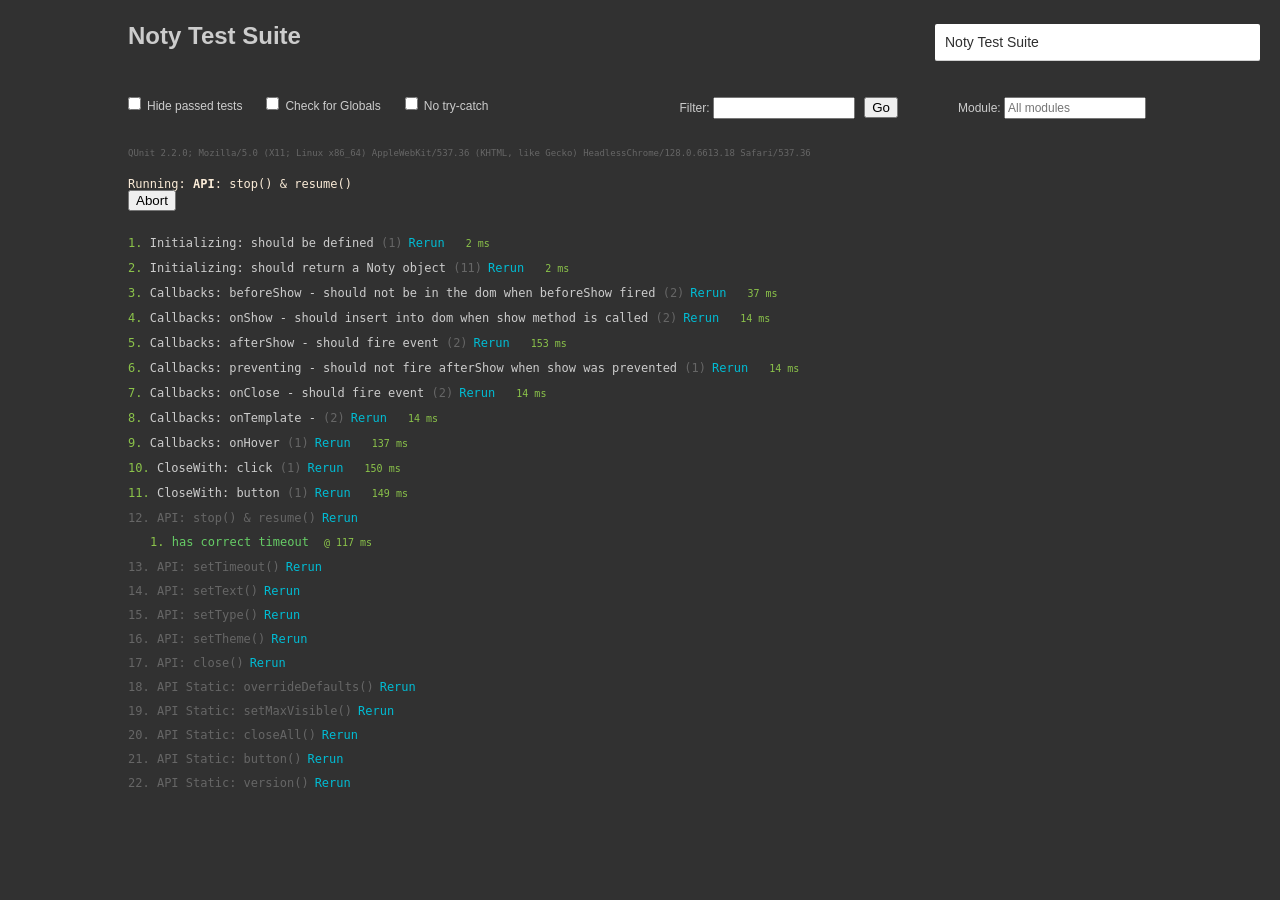
<file: kuhni-themes/js/noty-3.1.4/test/index.html>
<!DOCTYPE html>
<html>
  <head>
    <meta charset="utf-8">
    <meta name="viewport" content="width=device-width, initial-scale=1, shrink-to-fit=no">
    <title>Noty Test Suite</title>

    <script src="vendor/jquery-slim.min.js"></script>
    <!-- QUnit -->
    <link rel="stylesheet" href="vendor/qunit-theme-ninja.css" media="screen">
    <link rel="stylesheet" href="../lib/noty.css" media="screen">
    <script src="vendor/qunit.js"></script>

    <script>
      // Require assert.expect in each test
      QUnit.config.requireExpects = true

      // See https://github.com/axemclion/grunt-saucelabs#test-result-details-with-qunit
      var log = []
      var testName

      QUnit.done(function(testResults) {
        var tests = []
        for (var i = 0; i < log.length; i++) {
          var details = log[i]
          tests.push({
            name: details.name,
            result: details.result,
            expected: details.expected,
            actual: details.actual,
            source: details.source
          })
        }
        testResults.tests = tests

        window.global_test_results = testResults
      })

      QUnit.testStart(function(testDetails) {
        QUnit.log(function(details) {
          if (!details.result) {
            details.name = testDetails.name
            log.push(details)
          }
        })
      })

      // Cleanup
      QUnit.testDone(function () {
        Noty.closeAll()
        $("div[id^='noty_bar']").remove()
      })

      // Display fixture on-screen on iOS to avoid false positives
      // See https://github.com/twbs/bootstrap/pull/15955
      if (/iPhone|iPad|iPod/.test(navigator.userAgent)) {
        QUnit.begin(function() {
          $('#qunit-fixture').css({ top: 0, left: 0 })
        })

        QUnit.done(function() {
          $('#qunit-fixture').css({ top: '', left: '' })
        })
      }
    </script>

    <!-- Transpiled Plugins -->
    <script src="../lib/noty.js"></script>

    <!-- Unit Tests -->
    <script src="unit/init.test.js"></script>
  </head>
  <body>
    <div id="qunit-container">
      <div id="qunit"></div>
      <div id="qunit-fixture"></div>
    </div>
  </body>
</html>
</file>
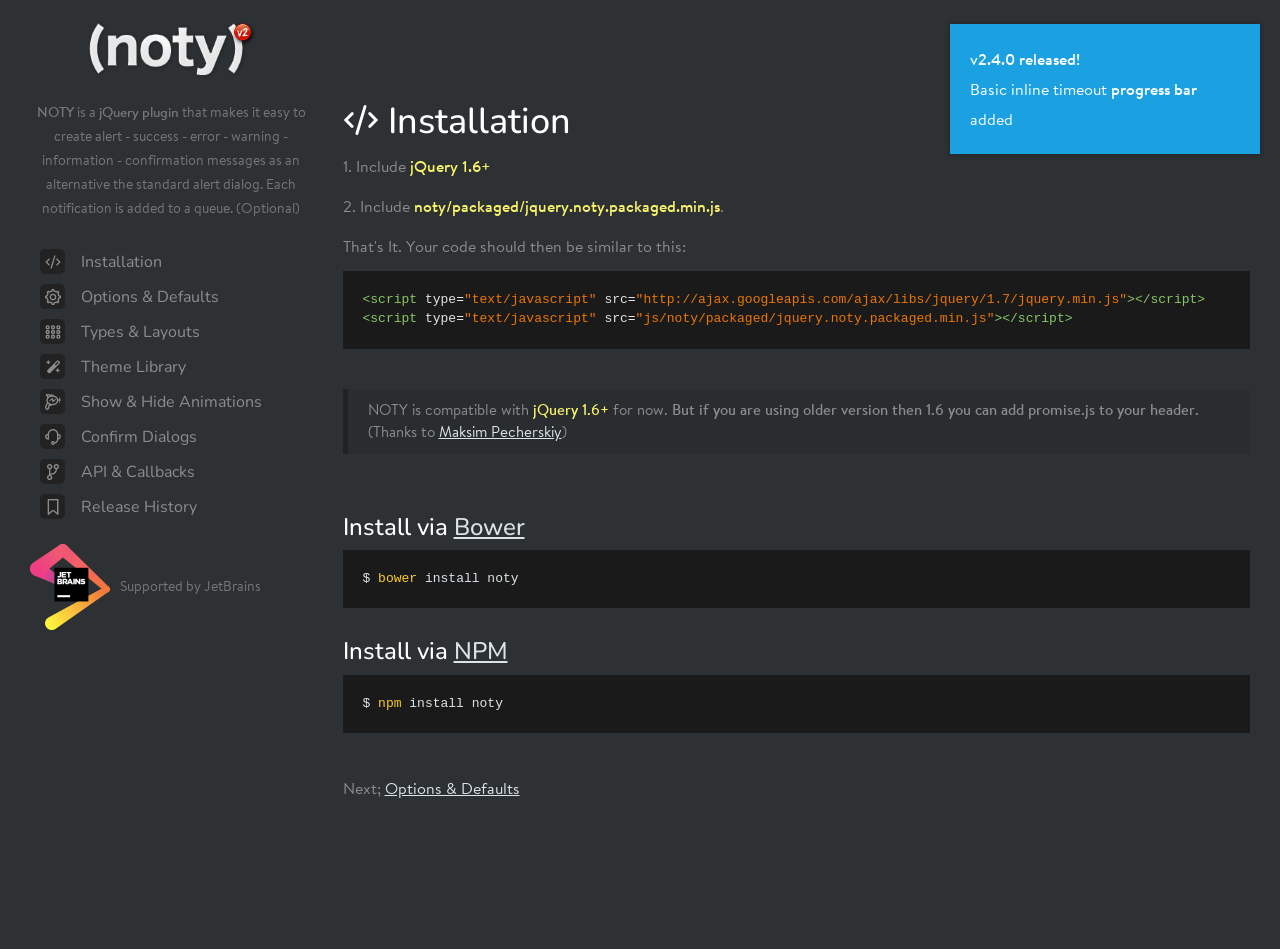
<file: kuhni-themes/js/noty-3.1.4/docs/v2/index.html>
<!DOCTYPE html>
<html lang="en">

<head>
    <meta charset="utf-8" />
    <meta name="viewport" content="width=device-width, initial-scale=1, maximum-scale=1">
    <meta name="description" content="noty is a jquery plugin which is have too many options for display notification">
    <meta name="keywords" content="jquery, notification, plugin, opensource, open, source">
    <meta name="author" content="Nedim Arabacı (http://ned.im)">

    <title>noty - a jQuery Notification Plugin</title>

    <link href='https://fonts.googleapis.com/css?family=Nunito' rel='stylesheet' type='text/css'>

    <link rel="stylesheet" href="vendor/bootstrap.min.css" />
    <link rel="stylesheet" href="vendor/animate.css" />
    <link rel="stylesheet" href="vendor/ps-icon-pack.css" />
    <link rel="stylesheet" href="vendor/custom.css" />
    <link rel="stylesheet" href="vendor/google-code-prettify/prettify.css" />

</head>

<body>

    <div class="wrapper">

        <div class="container-fluid">

            <div class="col-md-3">

                <img src="img/projects/noty-v2-logo.png" alt="" class="left-logo">

                <div class="project-info mt10 text-muted small">
                    <strong>NOTY</strong> is a <strong>jQuery plugin</strong> that makes it easy to create alert - success - error - warning - information - confirmation messages as an alternative the standard alert dialog. Each notification is added
                    to a queue. (Optional)
                    <br><br>
                </div>

                <ul class="top-links">
                    <li>
                        <a class="active" href="/noty/v2/"><span class="ps-icon ps-icon-code"></span> Installation</a>
                    </li>
                    <li>
                        <a href="/noty/v2/options.html"><span class="ps-icon ps-icon-row-setting"></span> Options & Defaults</a>
                    </li>
                    <li>
                        <a href="/noty/v2/layouts.html"> <span class="ps-icon ps-icon-apps"></span> Types & Layouts</a>
                    </li>
                    <li>
                        <a href="/noty/v2/themes.html"><span class="ps-icon ps-icon-wand"></span> Theme Library</a>
                    </li>
                    <li>
                        <a href="/noty/v2/animations.html"><span class="ps-icon ps-icon-blaster"></span> Show & Hide Animations</a>
                    </li>
                    <!--<li>-->
                    <!--<a href="/noty/v2/queuing.html"><span class="ps-icon ps-icon-retweet-1"></span> Queue System</a>-->
                    <!--</li>-->
                    <li>
                        <a href="/noty/v2/confirmations.html"><span class="ps-icon ps-icon-headset"></span> Confirm Dialogs</a>
                    </li>
                    <li>
                        <a href="/noty/v2/api.html"><span class="ps-icon ps-icon-branch"></span> API & Callbacks</a>
                    </li>
                    <li>
                        <a href="/noty/v2/releases.html"><span class="ps-icon ps-icon-label"></span> Release History</a>
                    </li>
                    <!--<li>-->
                    <!--<a href="/noty/v2/extra.html"> <span class="ps-icon ps-icon-sale-tag"></span> Extra</a>-->
                    <!--</li>-->
                </ul>

                <div class="mt20 supported-by">
                    <a target="_blank" href="https://www.jetbrains.com?ref=notyjs">
                        <img src="img/projects/logo_JetBrains_4.svg" width="80" alt="">
                        <small class="text-muted">&nbsp; Supported by JetBrains</small>
                    </a>
                </div>

                <br>
                <script async src="//pagead2.googlesyndication.com/pagead/js/adsbygoogle.js"></script>
                <!-- Nedim - 336x280 -->
                <ins class="adsbygoogle" style="display:inline-block;width:336px;height:280px" data-ad-client="ca-pub-6920776915496505" data-ad-slot="4982077735"></ins>
                <script>
                    (adsbygoogle = window.adsbygoogle || []).push({});
                </script>

            </div>

            <div class="col-md-9">

                <div class="right-buttons">
                    <div class="project-links mt30">
                        <iframe src="http://ned.im/github-buttons/ghbtn.html?user=needim&amp;repo=noty&amp;type=watch&amp;count=true" allowtransparency="true" frameborder="0" scrolling="0" width="125px" height="35px"></iframe>
                        <iframe src="http://ned.im/github-buttons/ghbtn.html?user=needim&amp;repo=noty&amp;type=fork&amp;count=true" allowtransparency="true" frameborder="0" scrolling="0" width="115px" height="35px"></iframe>
                        <iframe src="http://ned.im/github-buttons/ghbtn.html?user=needim&amp;type=follow&amp;count=true" allowtransparency="true" frameborder="0" scrolling="0" width="190px" height="35px"></iframe>
                        <iframe src="http://ned.im/github-buttons/ghbtn.html?user=needim&amp;repo=noty&amp;type=download&amp;count=true" allowtransparency="true" frameborder="0" scrolling="0" width="162px" height="35px"></iframe>
                        <div class="sharer-btn text-center"></div>
                    </div>

                </div>

                <div class="right-content mt10">

                    <div id="installation">

                        <div class="row">
                            <div class="col-xs-12 col-md-12 col-lg-12">

                                <h1><span class="ps-icon ps-icon-code"></span> Installation</h1>

                                <p>
                                    1. Include <strong class="imp">jQuery 1.6+</strong>
                                </p>
                                <p>
                                    2. Include <strong class="imp">noty/packaged/jquery.noty.packaged.min.js</strong>.
                                </p>
                                <p>That's It. Your code should then be similar to this:</p>

                                <pre class="prettyprint lang-javascript">
&lt;script type="text/javascript" src="http://ajax.googleapis.com/ajax/libs/jquery/1.7/jquery.min.js"&gt;&lt;/script&gt;
&lt;script type="text/javascript" src="js/noty/packaged/jquery.noty.packaged.min.js"&gt;&lt;/script&gt;
</pre>
                                <blockquote>
                                    NOTY is compatible with <strong class="imp">jQuery 1.6+</strong> for now.
                                    <strong>But if you are using older version then 1.6 you can add promise.js to your header.</strong>
                                    <br>(Thanks to <a href="https://github.com/MrMaksimize" target="_blank">Maksim Pecherskiy</a>)
                                </blockquote>
                            </div>


                            <div class="col-xs-12 col-md-12 col-lg-12">
                                <h3>Install via <a target="_blank" href="http://bower.io/">Bower</a></h3>
                                <pre class="prettyprint lang-bash">
$ <span class="lit">bower</span> install noty
</pre>
                            </div>

                            <div class="col-xs-12 col-md-12 col-lg-12">
                                <h3>Install via <a target="_blank" href="https://www.npmjs.org/">NPM</a></h3>
                                <pre class="prettyprint lang-bash">
$ <span class="lit">npm</span> install noty
</pre>
                            </div>

                        </div>


                        <div class="next-section mt30 mb30">
                            Next; <a href="/noty/v2/options.html">Options & Defaults</a>
                        </div>

                    </div>


                </div>

            </div>

        </div>

        <script type="text/javascript" src="vendor/jquery-1.10.2.min.js"></script>
        <script type="text/javascript" src="vendor/noty-2.4.1/js/noty/packaged/jquery.noty.packaged.js"></script>
        <script type="text/javascript" src="vendor/google-code-prettify/prettify.js"></script>
        <script type="text/javascript" src="vendor/share.min.js"></script>
        <script type="text/javascript" src="vendor/showdown/showdown.min.js"></script>
        <script type="text/javascript" src="vendor/documentation.js"></script>

        <script>
            (function(i, s, o, g, r, a, m) {
                i['GoogleAnalyticsObject'] = r;
                i[r] = i[r] || function() {
                    (i[r].q = i[r].q || []).push(arguments)
                }, i[r].l = 1 * new Date();
                a = s.createElement(o),
                    m = s.getElementsByTagName(o)[0];
                a.async = 1;
                a.src = g;
                m.parentNode.insertBefore(a, m)
            })(window, document, 'script', 'https://www.google-analytics.com/analytics.js', 'ga');

            ga('create', 'UA-46744044-1', 'auto');
            ga('send', 'pageview');
        </script>

</body>

</html>
</file>
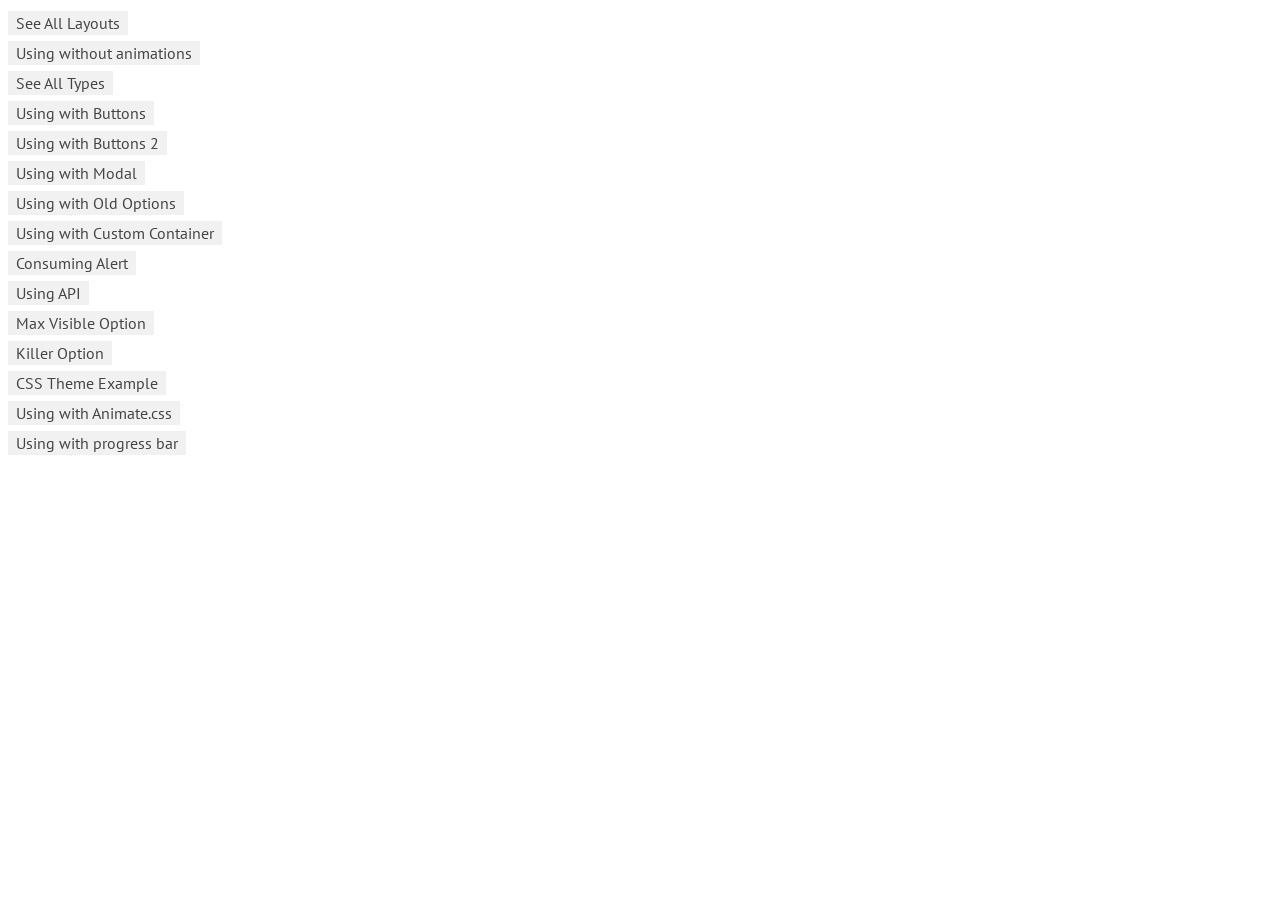
<file: kuhni-themes/js/noty-3.1.4/docs/v2/vendor/noty-2.4.1/demo/index.html>
<!DOCTYPE html>
<html lang="en">
<head>
    <meta http-equiv="Content-Type" content="text/html; charset=UTF-8">
    <meta charset="utf-8">
    <title>Demonstration of noty</title>
    <meta name="viewport" content="width=device-width, initial-scale=1.0">
    <meta name="description" content="demonstration of some noty capabilities">

    <link href='http://fonts.googleapis.com/css?family=PT+Sans:regular,italic,bold,bolditalic&amp;subset=latin,latin-ext,cyrillic' rel='stylesheet' type='text/css'>
    <style type="text/css">

        html {
            height: 100%;
            width: 100%;
        }

        body {
            font-family: 'PT Sans', Tahoma, Arial, serif;
            line-height: 13px
        }

        a {
            color: #444;
            line-height: 30px;
            text-decoration: none;
            background: #f1f1f1;
            padding: 2px 8px;
        }

    </style>

</head>
<body>
<div class="container">
    <div>
        <a href="allLayouts.html">See All Layouts</a>
    </div>
    <div>
        <a href="noanim.html">Using without animations</a>
    </div>
    <div>
        <a href="allTypes.html">See All Types</a>
    </div>
    <div>
        <a href="usingWithButtons.html">Using with Buttons</a>
    </div>
    <div>
        <a href="usingWithButtons2.html">Using with Buttons 2</a>
    </div>
    <div>
        <a href="usingWithModal.html">Using with Modal</a>
    </div>
    <div>
        <a href="usingWithOldOptions.html">Using with Old Options</a>
    </div>
    <div>
        <a href="customContainer.html">Using with Custom Container</a>
    </div>
    <div>
        <a href="consumingAlert.html">Consuming Alert</a>
    </div>
    <div>
        <a href="api.html">Using API</a>
    </div>
    <div>
        <a href="usingMaxVisible.html">Max Visible Option</a>
    </div>
    <div>
        <a href="killer.html">Killer Option</a>
    </div>
    <div>
        <a href="themeCss.html">CSS Theme Example</a>
    </div>
    <div>
        <a href="usingWithAnimate.css.html">Using with Animate.css</a>
    </div>
    <div>
        <a href="progressbar.html">Using with progress bar</a>
    </div>
</div>
</body>
</html>
</file>
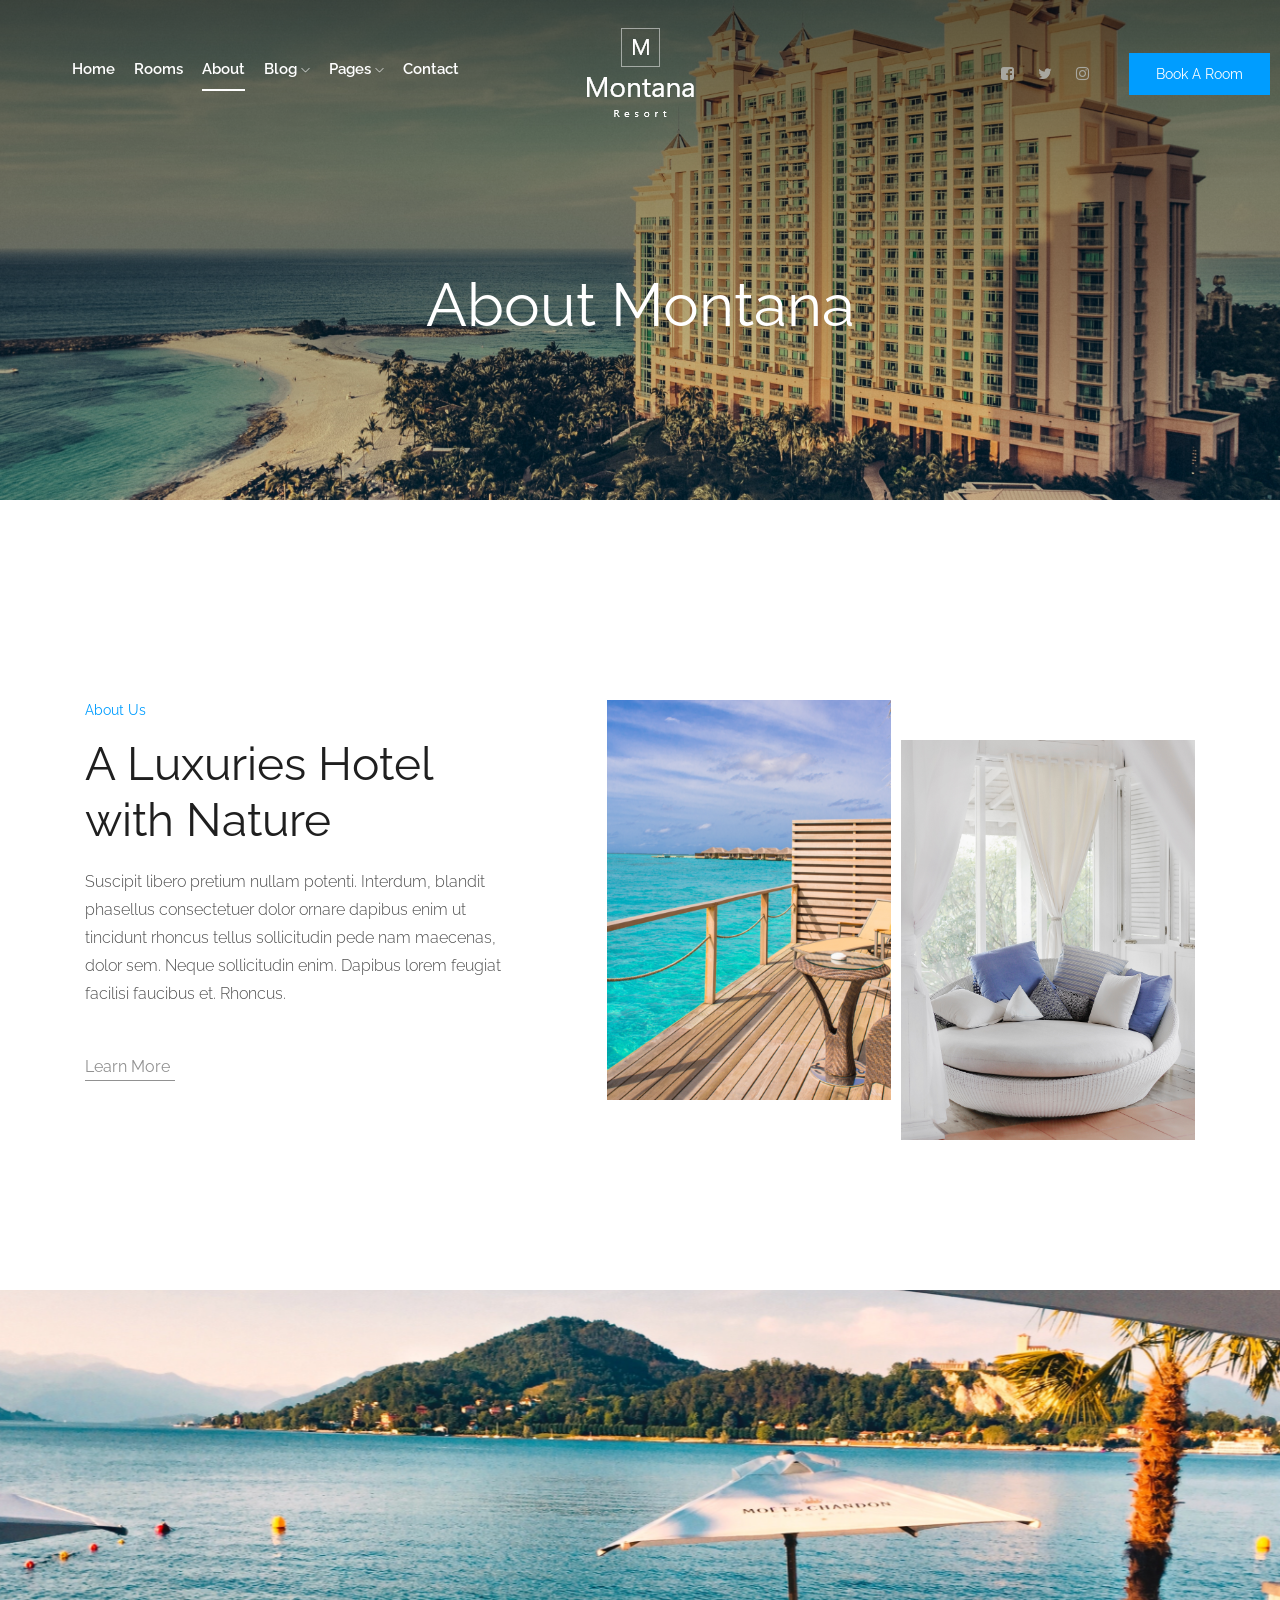
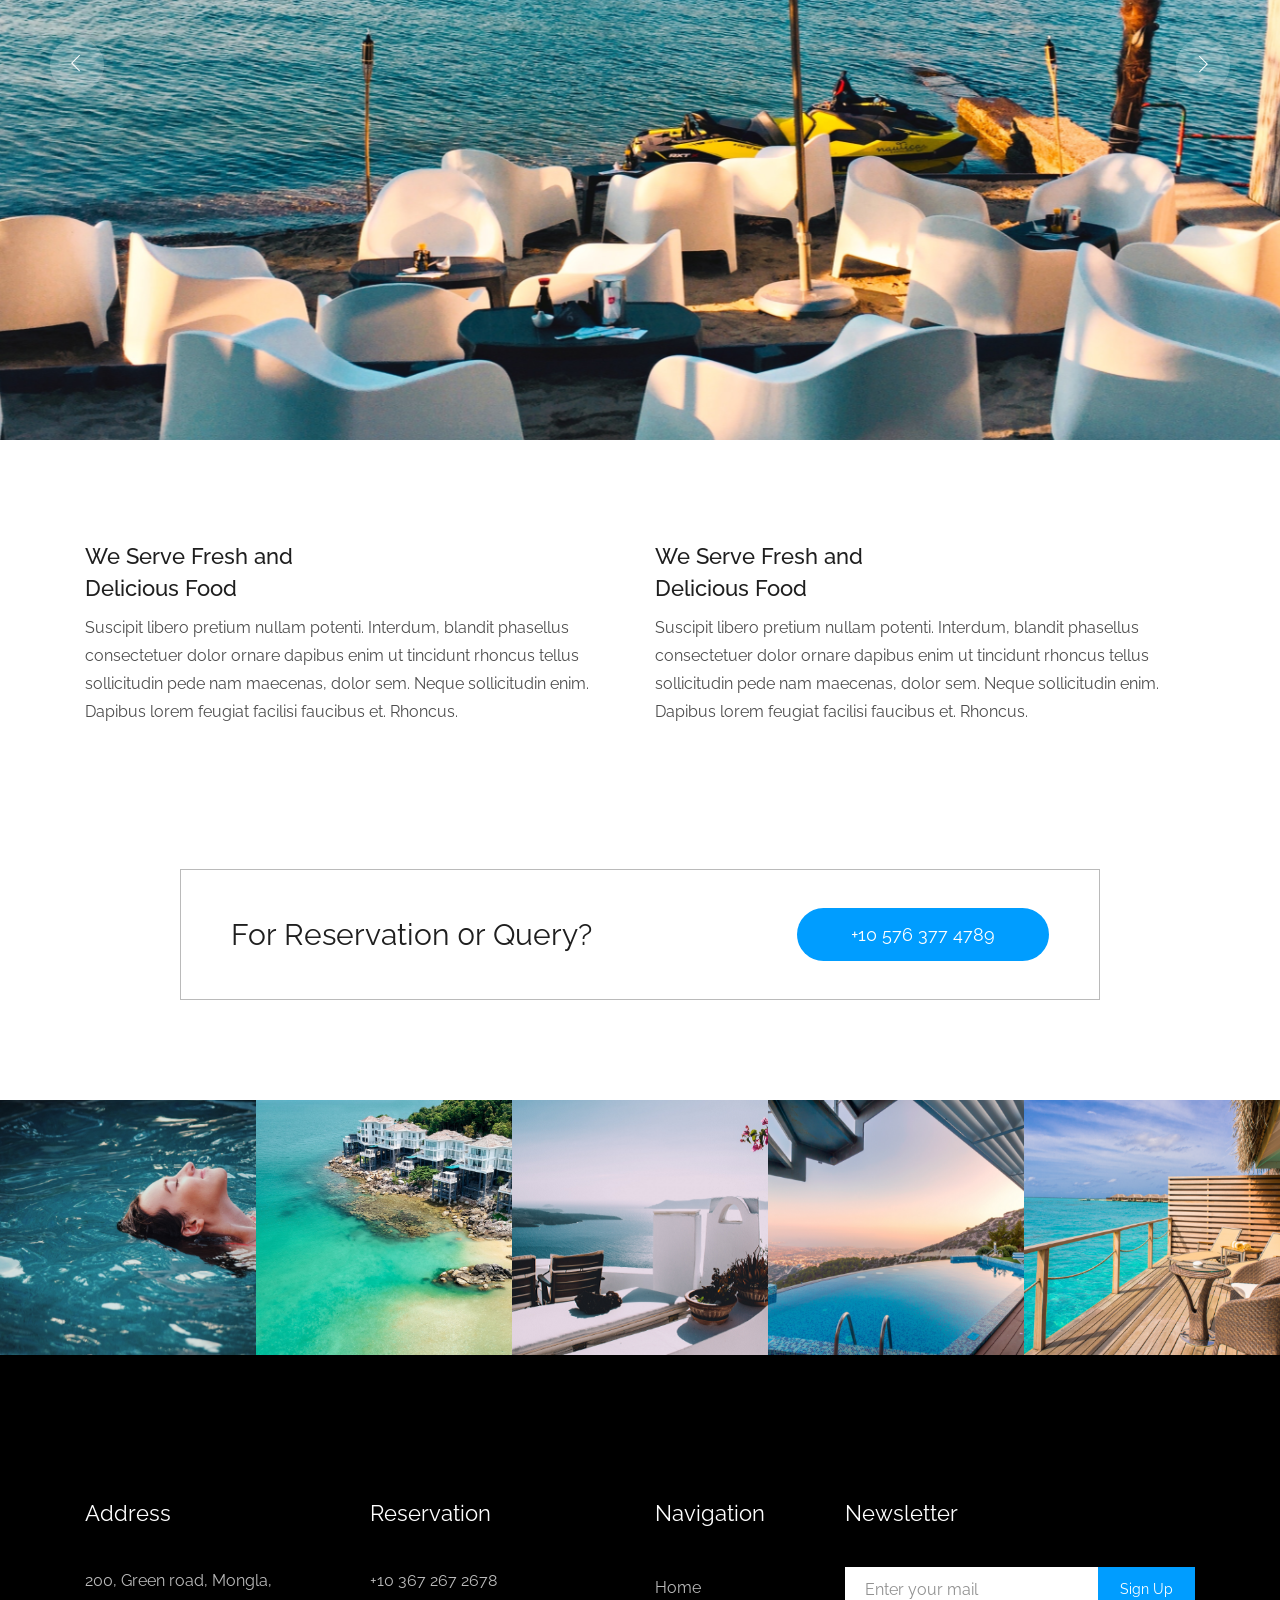
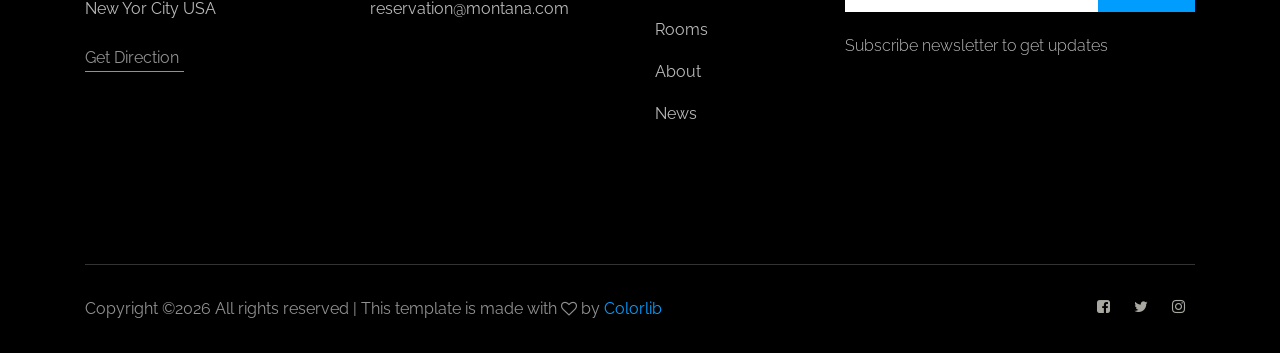
<file: kuhni-themes/about.html>
<!doctype html>
<html class="no-js" lang="zxx">

<head>
    <meta charset="utf-8">
    <meta http-equiv="x-ua-compatible" content="ie=edge">
    <title>Montana</title>
    <meta name="description" content="">
    <meta name="viewport" content="width=device-width, initial-scale=1">

    <!-- <link rel="manifest" href="site.webmanifest"> -->
    <link rel="shortcut icon" type="image/x-icon" href="img/favicon.png">
    <!-- Place favicon.ico in the root directory -->

    <!-- CSS here -->
    <link rel="stylesheet" href="css/bootstrap.min.css">
    <link rel="stylesheet" href="css/owl.carousel.min.css">
    <link rel="stylesheet" href="css/magnific-popup.css">
    <link rel="stylesheet" href="css/font-awesome.min.css">
    <link rel="stylesheet" href="css/themify-icons.css">
    <link rel="stylesheet" href="css/nice-select.css">
    <link rel="stylesheet" href="css/flaticon.css">
    <link rel="stylesheet" href="css/gijgo.css">
    <link rel="stylesheet" href="css/animate.css">
    <link rel="stylesheet" href="css/slicknav.css">
    <link rel="stylesheet" href="css/style.css">
    <!-- <link rel="stylesheet" href="css/responsive.css"> -->
</head>

<body>
    <!--[if lte IE 9]>
            <p class="browserupgrade">You are using an <strong>outdated</strong> browser. Please <a href="https://browsehappy.com/">upgrade your browser</a> to improve your experience and security.</p>
        <![endif]-->

    <!-- header-start -->
    <header>
        <div class="header-area ">
            <div id="sticky-header" class="main-header-area">
                <div class="container-fluid p-0">
                    <div class="row align-items-center no-gutters">
                        <div class="col-xl-5 col-lg-6">
                            <div class="main-menu  d-none d-lg-block">
                                <nav>
                                    <ul id="navigation">
                                        <li><a href="index.html">home</a></li>
                                        <li><a href="rooms.html">rooms</a></li>
                                        <li><a class="active" href="about.html">About</a></li>
                                        <li><a href="#">blog <i class="ti-angle-down"></i></a>
                                            <ul class="submenu">
                                                <li><a href="blog.html">blog</a></li>
                                                <li><a href="single-blog.html">single-blog</a></li>
                                            </ul>
                                        </li>
                                        <li><a href="#">pages <i class="ti-angle-down"></i></a>
                                            <ul class="submenu">
                                                <li><a href="elements.html">elements</a></li>
                                            </ul>
                                        </li>
                                        <li><a href="contact.html">Contact</a></li>
                                    </ul>
                                </nav>
                            </div>
                        </div>
                        <div class="col-xl-2 col-lg-2">
                            <div class="logo-img">
                                <a href="index.html">
                                    <img src="img/logo.png" alt="">
                                </a>
                            </div>
                        </div>
                        <div class="col-xl-5 col-lg-4 d-none d-lg-block">
                            <div class="book_room">
                                <div class="socail_links">
                                    <ul>
                                        <li>
                                            <a href="#">
                                                <i class="fa fa-facebook-square"></i>
                                            </a>
                                        </li>
                                        <li>
                                            <a href="#">
                                                <i class="fa fa-twitter"></i>
                                            </a>
                                        </li>
                                        <li>
                                            <a href="#">
                                                <i class="fa fa-instagram"></i>
                                            </a>
                                        </li>
                                    </ul>
                                </div>
                                <div class="book_btn d-none d-lg-block">
                                    <a class="popup-with-form" href="#test-form">Book A Room</a>
                                </div>
                            </div>
                        </div>
                        <div class="col-12">
                            <div class="mobile_menu d-block d-lg-none"></div>
                        </div>
                    </div>
                </div>
            </div>
        </div>
    </header>
    <!-- header-end -->

    <!-- bradcam_area_start -->
    <div class="bradcam_area breadcam_bg">
        <h3>About Montana</h3>
    </div>
    <!-- bradcam_area_end -->

    <!-- about_area_start -->
    <div class="about_area">
        <div class="container">
            <div class="row">
                <div class="col-xl-5 col-lg-5">
                    <div class="about_info">
                        <div class="section_title mb-20px">
                            <span>About Us</span>
                            <h3>A Luxuries Hotel <br>
                                    with Nature</h3>
                        </div>
                        <p>Suscipit libero pretium nullam potenti. Interdum, blandit phasellus consectetuer dolor ornare dapibus enim ut tincidunt rhoncus tellus sollicitudin pede nam maecenas, dolor sem. Neque sollicitudin enim. Dapibus lorem feugiat facilisi faucibus et. Rhoncus.</p>
                        <a href="#" class="line-button">Learn More</a>
                    </div>
                </div>
                <div class="col-xl-7 col-lg-7">
                    <div class="about_thumb d-flex">
                        <div class="img_1">
                            <img src="img/about/about_1.png" alt="">
                        </div>
                        <div class="img_2">
                            <img src="img/about/about_2.png" alt="">
                        </div>
                    </div>
                </div>
            </div>
        </div>
    </div>
    <!-- about_area_end -->

    <!-- about_info_area_start -->
    <div class="about_info_area">
        <div class="about_active owl-carousel">
            <div class="single_slider about_bg_1"></div>
            <div class="single_slider about_bg_1"></div>
            <div class="single_slider about_bg_1"></div>
            <div class="single_slider about_bg_1"></div>
        </div>
    </div>
    <!-- about_info_area_start -->

    <!-- about_main_info_start -->
    <div class="about_main_info">
        <div class="container">
            <div class="row">
                <div class="col-xl-6 col-md-6">
                    <div class="single_about_info">
                        <h3>We Serve Fresh and <br>
                            Delicious Food</h3>
                            <p>Suscipit libero pretium nullam potenti. Interdum, blandit <br> phasellus consectetuer dolor ornare dapibus enim ut tincidunt <br> rhoncus tellus sollicitudin pede nam maecenas, dolor sem. <br> Neque sollicitudin enim. Dapibus lorem feugiat facilisi <br> faucibus et. Rhoncus.
                            </p>
                    </div>
                </div>
                <div class="col-xl-6 col-md-6">
                    <div class="single_about_info">
                        <h3>We Serve Fresh and <br>
                            Delicious Food</h3>
                            <p>Suscipit libero pretium nullam potenti. Interdum, blandit <br> phasellus consectetuer dolor ornare dapibus enim ut tincidunt <br> rhoncus tellus sollicitudin pede nam maecenas, dolor sem. <br> Neque sollicitudin enim. Dapibus lorem feugiat facilisi <br> faucibus et. Rhoncus.
                            </p>
                    </div>
                </div>
            </div>
        </div>
    </div>
    <!-- about_main_info_end -->

    <!-- forQuery_start -->
    <div class="forQuery">
        <div class="container">
            <div class="row">
                <div class="col-xl-10 offset-xl-1 col-md-12">
                    <div class="Query_border">
                        <div class="row align-items-center justify-content-center">
                            <div class="col-xl-6 col-md-6">
                                <div class="Query_text">
                                        <p>For Reservation 0r Query?</p>
                                </div>
                            </div>
                            <div class="col-xl-6 col-md-6">
                                <div class="phone_num">
                                        <a href="#" class="mobile_no">+10 576 377 4789</a>
                                </div>
                            </div>
                        </div>
                    </div>
                </div>
            </div>
        </div>
    </div>
    <!-- forQuery_end-->

    <!-- instragram_area_start -->
    <div class="instragram_area">
        <div class="single_instagram">
            <img src="img/instragram/1.png" alt="">
            <div class="ovrelay">
                <a href="#">
                    <i class="fa fa-instagram"></i>
                </a>
            </div>
        </div>
        <div class="single_instagram">
            <img src="img/instragram/2.png" alt="">
            <div class="ovrelay">
                <a href="#">
                    <i class="fa fa-instagram"></i>
                </a>
            </div>
        </div>
        <div class="single_instagram">
            <img src="img/instragram/3.png" alt="">
            <div class="ovrelay">
                <a href="#">
                    <i class="fa fa-instagram"></i>
                </a>
            </div>
        </div>
        <div class="single_instagram">
            <img src="img/instragram/4.png" alt="">
            <div class="ovrelay">
                <a href="#">
                    <i class="fa fa-instagram"></i>
                </a>
            </div>
        </div>
        <div class="single_instagram">
            <img src="img/instragram/5.png" alt="">
            <div class="ovrelay">
                <a href="#">
                    <i class="fa fa-instagram"></i>
                </a>
            </div>
        </div>
    </div>
    <!-- instragram_area_end -->
    
    <!-- footer -->
    <footer class="footer" >
        <div class="footer_top">
            <div class="container">
                <div class="row">
                    <div class="col-xl-3 col-md-6 col-lg-3">
                        <div class="footer_widget">
                            <h3 class="footer_title">
                                address
                            </h3>
                            <p class="footer_text" >  200, Green road, Mongla, <br>
                                    New Yor City USA</p>
                            <a href="#" class="line-button">Get Direction</a>
                        </div>
                    </div>
                    <div class="col-xl-3 col-md-6 col-lg-3">
                        <div class="footer_widget">
                            <h3 class="footer_title">
                                    Reservation
                            </h3>
                            <p class="footer_text" >+10 367 267 2678 <br>
                                    reservation@montana.com</p>
                        </div>
                    </div>
                    <div class="col-xl-2 col-md-6 col-lg-2">
                        <div class="footer_widget">
                            <h3 class="footer_title">
                                    Navigation
                            </h3>
                            <ul>
                                <li><a href="#">Home</a></li>
                                <li><a href="#">Rooms</a></li>
                                <li><a href="#">About</a></li>
                                <li><a href="#">News</a></li>
                            </ul>
                        </div>
                    </div>
                    <div class="col-xl-4 col-md-6 col-lg-4">
                        <div class="footer_widget">
                            <h3 class="footer_title">
                                Newsletter
                            </h3>
                            <form action="#" class="newsletter_form">
                                <input type="text" placeholder="Enter your mail">
                                <button type="submit" >Sign Up</button>
                            </form>
                            <p class="newsletter_text">Subscribe newsletter to get updates</p>
                        </div>
                    </div>
                </div>
            </div>
        </div>
        <div class="copy-right_text">
            <div class="container">
                <div class="footer_border"></div>
                <div class="row">
                    <div class="col-xl-8 col-md-7 col-lg-9">
                        <p class="copy_right">
                                <!-- Link back to Colorlib can't be removed. Template is licensed under CC BY 3.0. -->
Copyright &copy;<script>document.write(new Date().getFullYear());</script> All rights reserved | This template is made with <i class="fa fa-heart-o" aria-hidden="true"></i> by <a href="https://colorlib.com" target="_blank">Colorlib</a>
<!-- Link back to Colorlib can't be removed. Template is licensed under CC BY 3.0. -->
                        </p>
                    </div>
                    <div class="col-xl-4 col-md-5 col-lg-3">
                        <div class="socail_links">
                            <ul>
                                <li>
                                    <a href="#">
                                        <i class="fa fa-facebook-square"></i>
                                    </a>
                                </li>
                                <li>
                                    <a href="#">
                                        <i class="fa fa-twitter"></i>
                                    </a>
                                </li>
                                <li>
                                    <a href="#">
                                        <i class="fa fa-instagram"></i>
                                    </a>
                                </li>
                            </ul>
                        </div>
                    </div>
                </div>
            </div>
        </div>
    </footer>
    <!-- footer_end -->

    <!-- form itself end-->
    <form id="test-form" class="white-popup-block mfp-hide">
        <div class="popup_box ">
                <div class="popup_inner">
                    <h3>Check Availability</h3>
                    <form action="#">
                        <div class="row">
                            <div class="col-xl-6">
                                <input id="datepicker" placeholder="Check in date">
                            </div>
                            <div class="col-xl-6">
                                <input id="datepicker2" placeholder="Check out date">
                            </div>
                            <div class="col-xl-6">
                                <select class="form-select wide" id="default-select" class="">
                                    <option data-display="Adult">1</option>
                                    <option value="1">2</option>
                                    <option value="2">3</option>
                                    <option value="3">4</option>
                                </select>
                            </div>
                            <div class="col-xl-6">
                                <select class="form-select wide" id="default-select" class="">
                                    <option data-display="Children">1</option>
                                    <option value="1">2</option>
                                    <option value="2">3</option>
                                    <option value="3">4</option>
                                </select>
                            </div>
                            <div class="col-xl-12">
                                <select class="form-select wide" id="default-select" class="">
                                    <option data-display="Room type">Room type</option>
                                    <option value="1">Laxaries Rooms</option>
                                    <option value="2">Deluxe Room</option>
                                    <option value="3">Signature Room</option>
                                    <option value="4">Couple Room</option>
                                </select>
                            </div>
                            <div class="col-xl-12">
                                <button type="submit" class="boxed-btn3">Check Availability</button>
                            </div>
                        </div>
                    </form>
                </div>
            </div>
    </form>
<!-- form itself end -->


    <!-- JS here -->
    <script src="js/vendor/modernizr-3.5.0.min.js"></script>
    <script src="js/vendor/jquery-1.12.4.min.js"></script>
    <script src="js/popper.min.js"></script>
    <script src="js/bootstrap.min.js"></script>
    <script src="js/owl.carousel.min.js"></script>
    <script src="js/isotope.pkgd.min.js"></script>
    <script src="js/ajax-form.js"></script>
    <script src="js/waypoints.min.js"></script>
    <script src="js/jquery.counterup.min.js"></script>
    <script src="js/imagesloaded.pkgd.min.js"></script>
    <script src="js/scrollIt.js"></script>
    <script src="js/jquery.scrollUp.min.js"></script>
    <script src="js/wow.min.js"></script>
    <script src="js/nice-select.min.js"></script>
    <script src="js/jquery.slicknav.min.js"></script>
    <script src="js/jquery.magnific-popup.min.js"></script>
    <script src="js/plugins.js"></script>
    <script src="js/gijgo.min.js"></script>

    <!--contact js-->
    <script src="js/contact.js"></script>
    <script src="js/jquery.ajaxchimp.min.js"></script>
    <script src="js/jquery.form.js"></script>
    <script src="js/jquery.validate.min.js"></script>
    <script src="js/mail-script.js"></script>

    <script src="js/main.js"></script>
    <script>
        $('#datepicker').datepicker({
            iconsLibrary: 'fontawesome',
            icons: {
             rightIcon: '<span class="fa fa-caret-down"></span>'
         }
        });
        $('#datepicker2').datepicker({
            iconsLibrary: 'fontawesome',
            icons: {
             rightIcon: '<span class="fa fa-caret-down"></span>'
         }

        });
    </script>


</body>

</html>
</file>
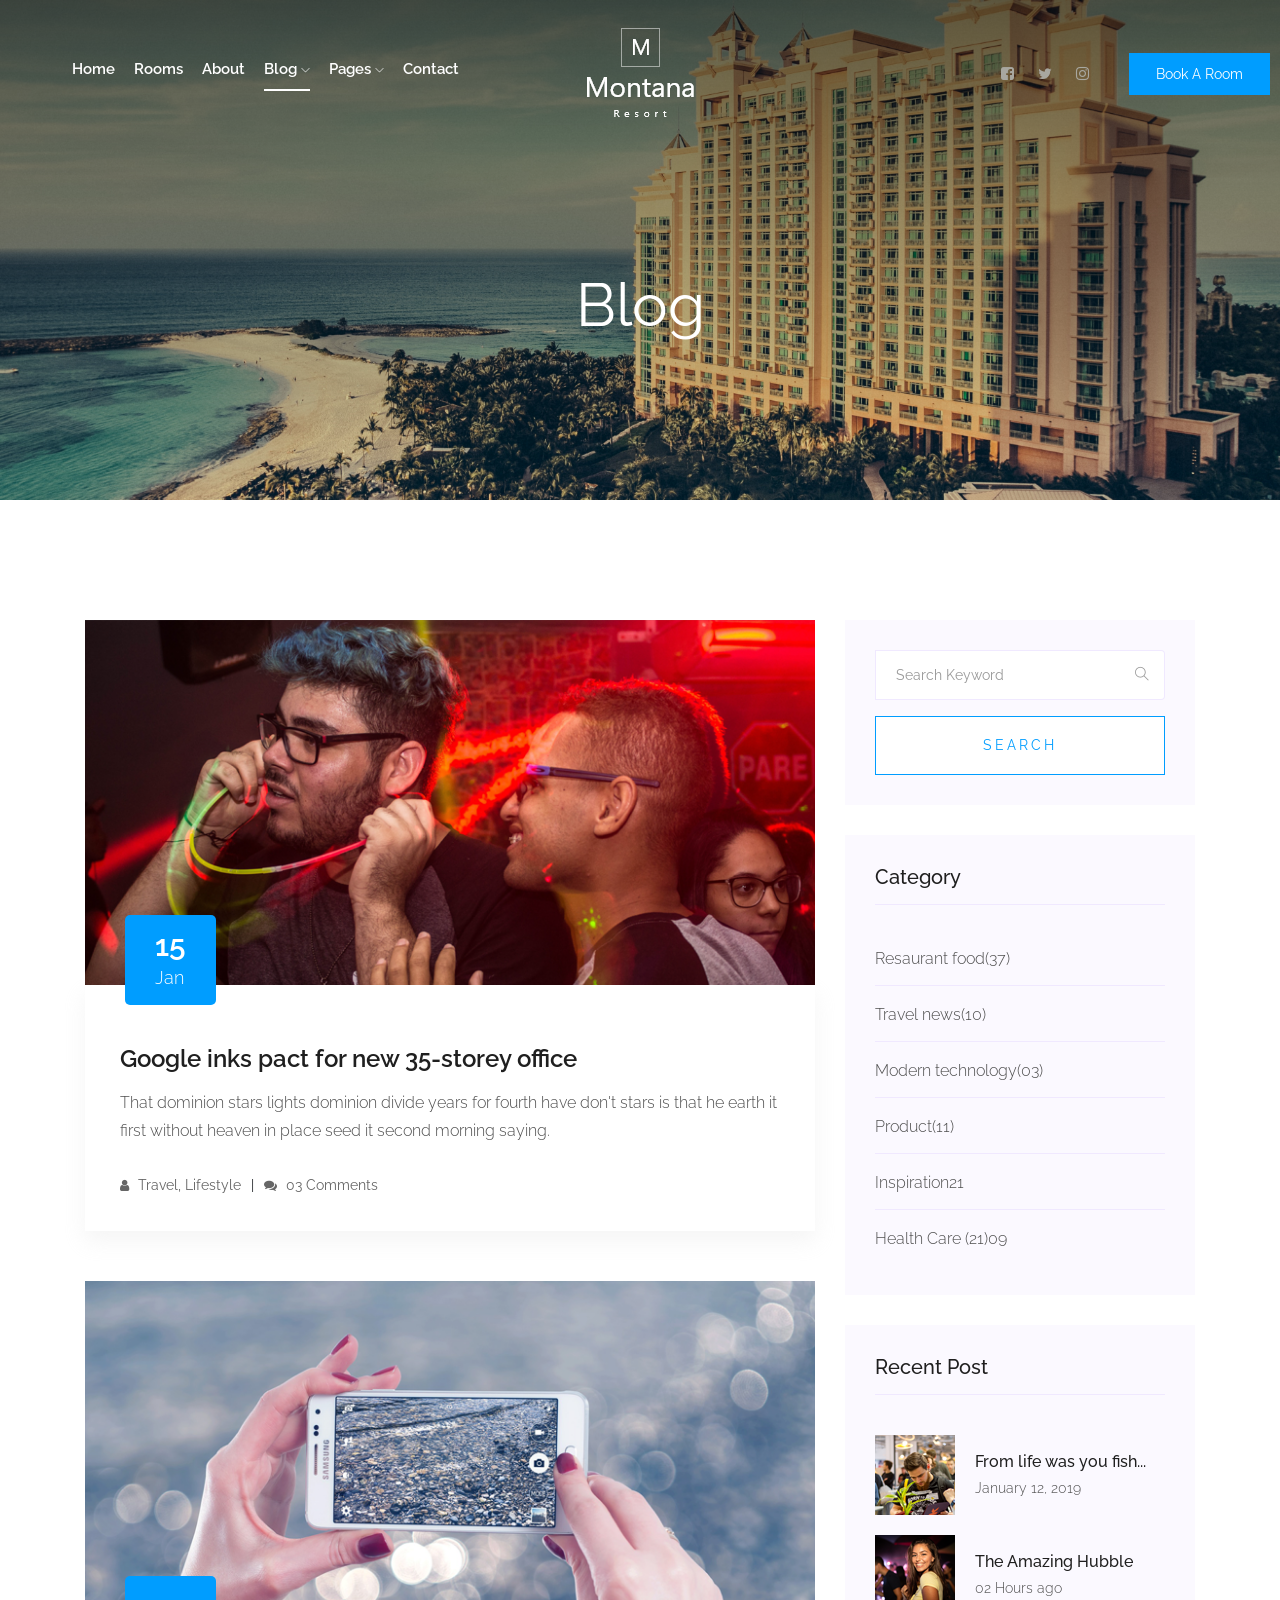
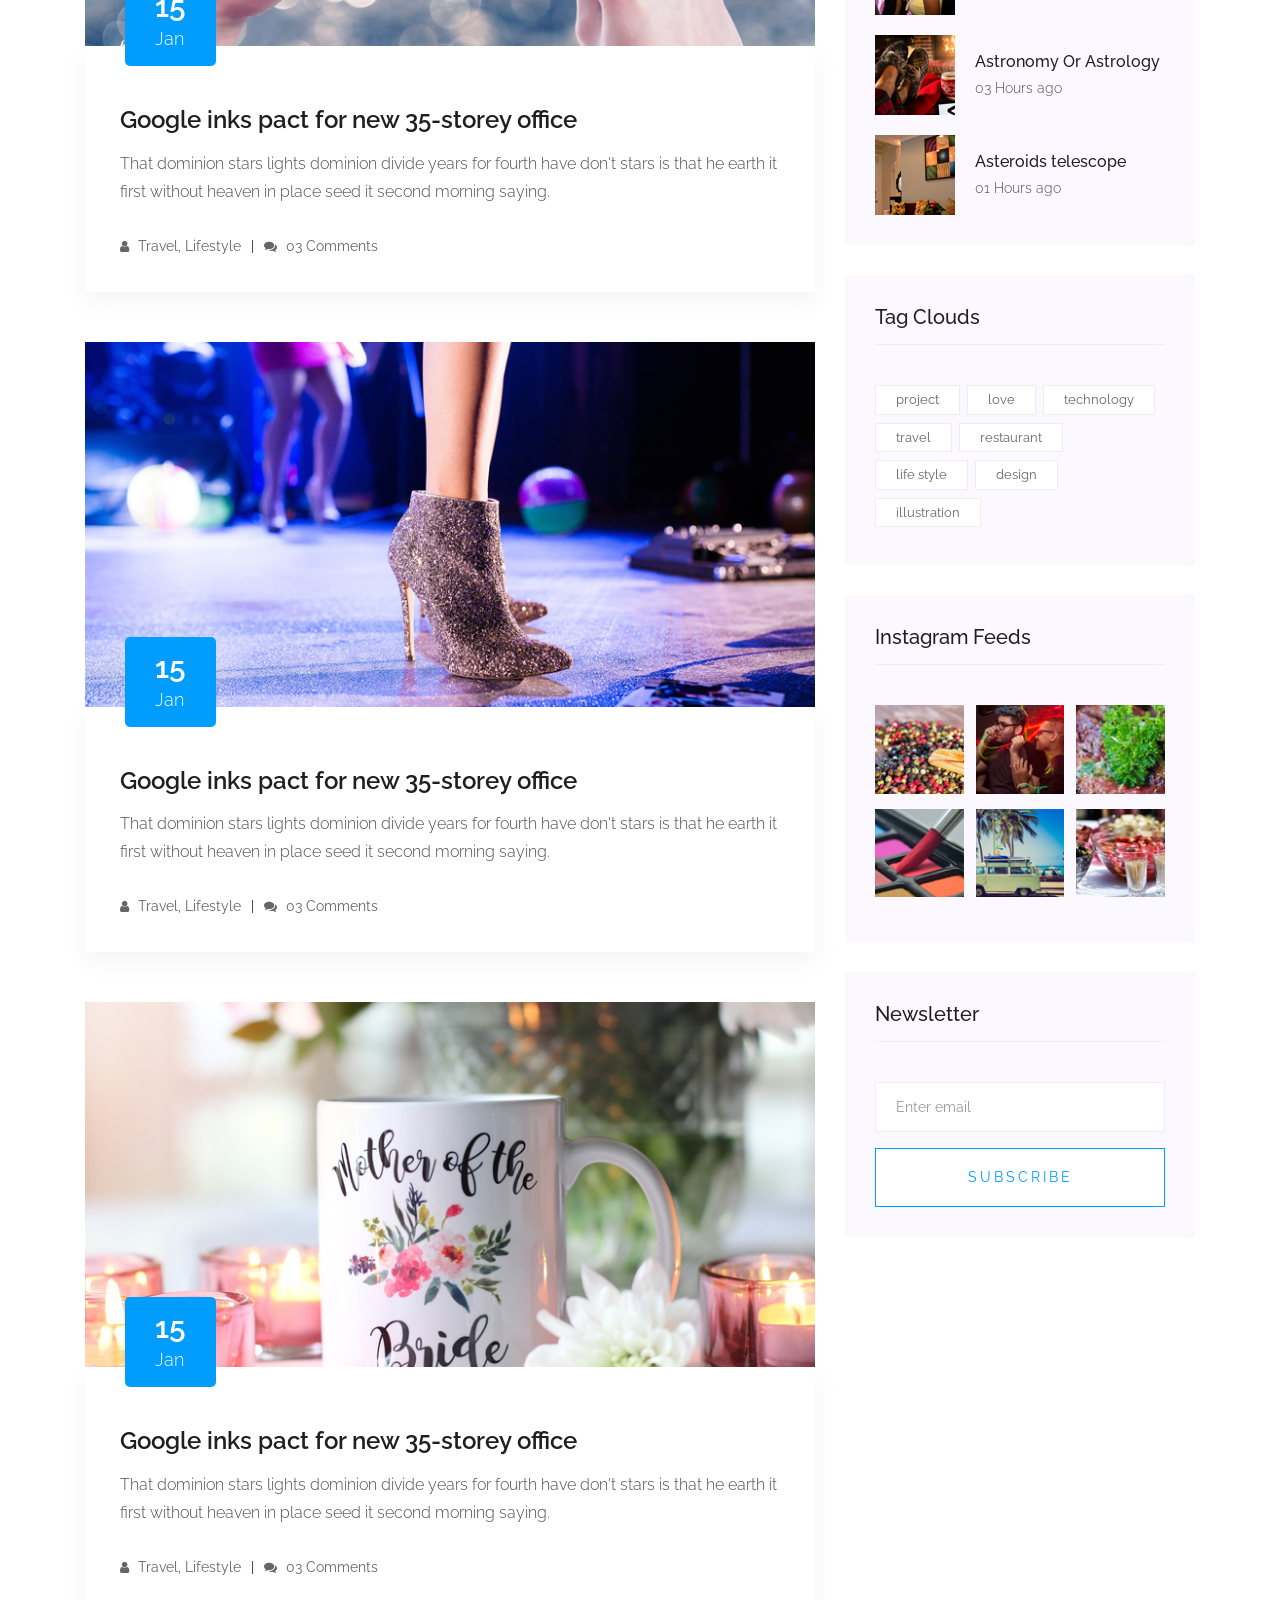
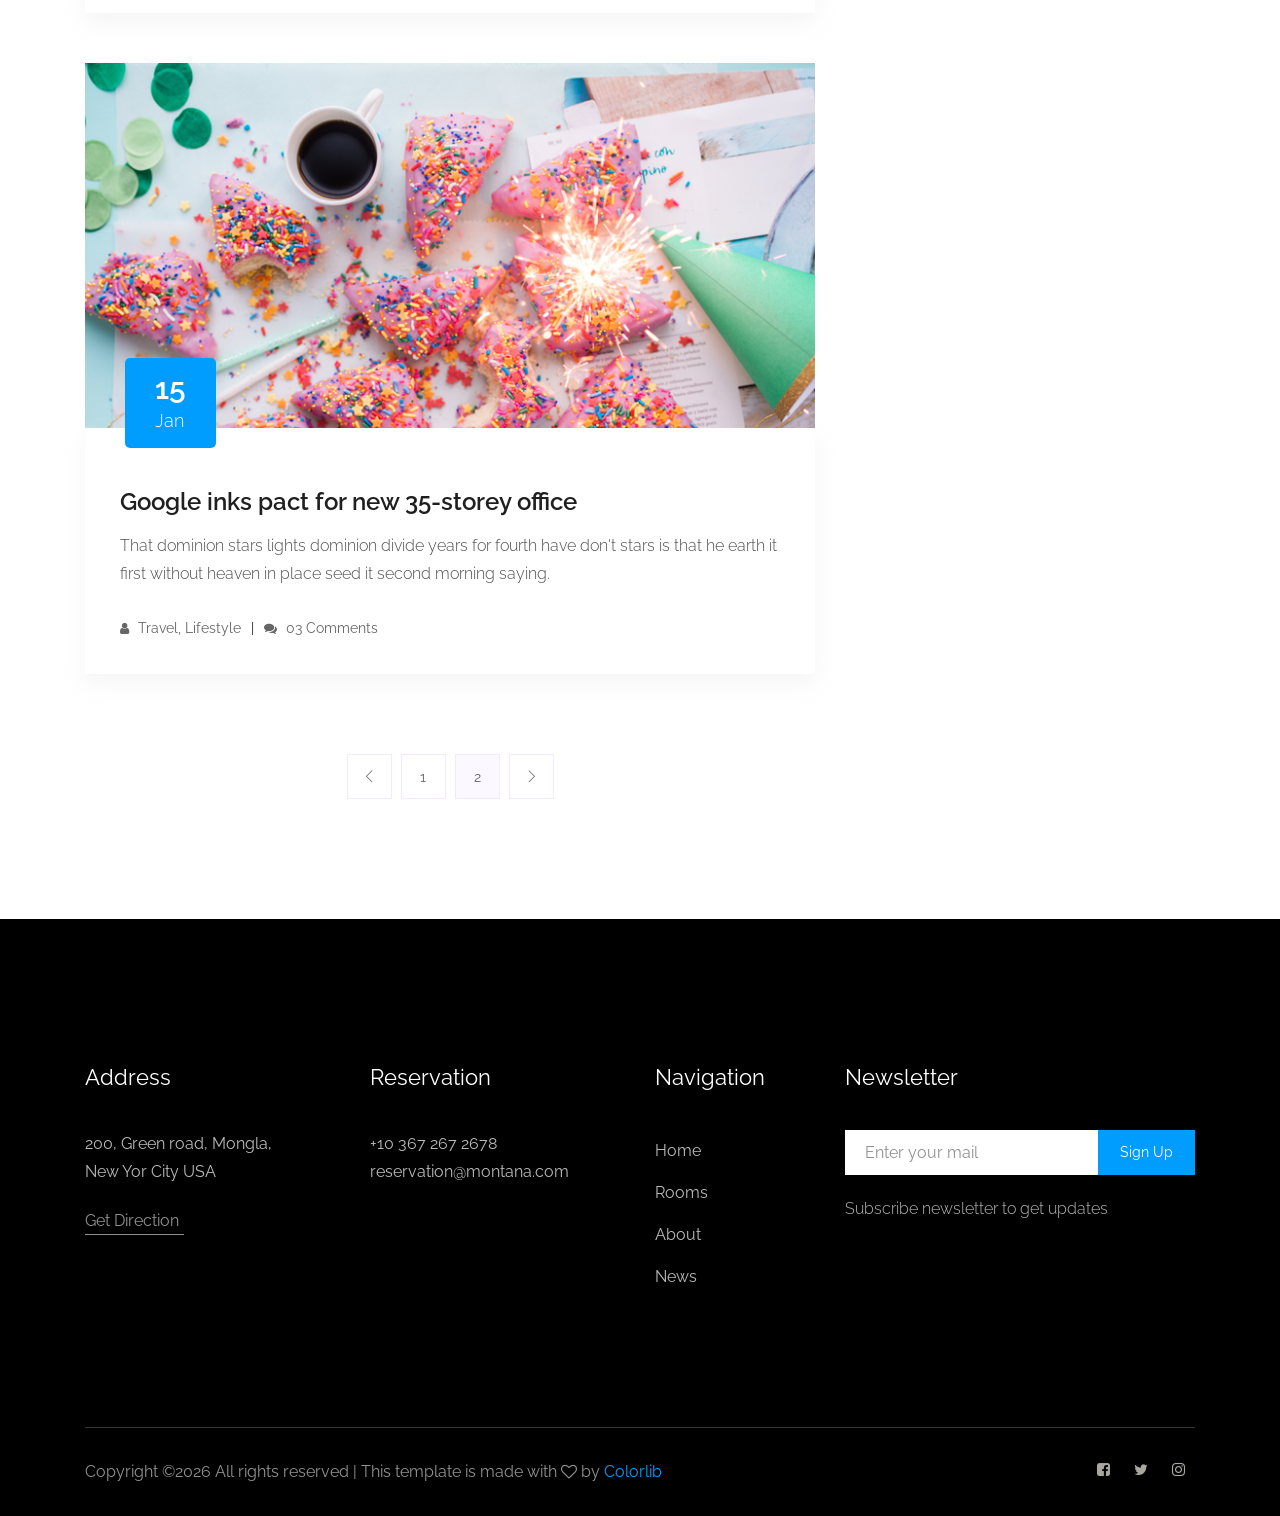
<file: kuhni-themes/blog.html>
<!doctype html>
<html class="no-js" lang="zxx">

<head>
    <meta charset="utf-8">
    <meta http-equiv="x-ua-compatible" content="ie=edge">
    <title>Montana</title>
    <meta name="description" content="">
    <meta name="viewport" content="width=device-width, initial-scale=1">

    <!-- <link rel="manifest" href="site.webmanifest"> -->
    <link rel="shortcut icon" type="image/x-icon" href="img/favicon.png">
    <!-- Place favicon.ico in the root directory -->

    <!-- CSS here -->
    <link rel="stylesheet" href="css/bootstrap.min.css">
    <link rel="stylesheet" href="css/owl.carousel.min.css">
    <link rel="stylesheet" href="css/magnific-popup.css">
    <link rel="stylesheet" href="css/font-awesome.min.css">
    <link rel="stylesheet" href="css/themify-icons.css">
    <link rel="stylesheet" href="css/nice-select.css">
    <link rel="stylesheet" href="css/flaticon.css">
    <link rel="stylesheet" href="css/gijgo.css">
    <link rel="stylesheet" href="css/animate.css">
    <link rel="stylesheet" href="css/slicknav.css">
    <link rel="stylesheet" href="css/style.css">
    <!-- <link rel="stylesheet" href="css/responsive.css"> -->
</head>

<body>
    <!--[if lte IE 9]>
            <p class="browserupgrade">You are using an <strong>outdated</strong> browser. Please <a href="https://browsehappy.com/">upgrade your browser</a> to improve your experience and security.</p>
        <![endif]-->

    <!-- header-start -->
    <header>
        <div class="header-area ">
            <div id="sticky-header" class="main-header-area">
                <div class="container-fluid p-0">
                    <div class="row align-items-center no-gutters">
                        <div class="col-xl-5 col-lg-6">
                            <div class="main-menu  d-none d-lg-block">
                                <nav>
                                    <ul id="navigation">
                                        <li><a href="index.html">home</a></li>
                                        <li><a href="rooms.html">rooms</a></li>
                                        <li><a href="about.html">About</a></li>
                                        <li><a class="active" href="#">blog <i class="ti-angle-down"></i></a>
                                            <ul class="submenu">
                                                <li><a href="blog.html">blog</a></li>
                                                <li><a href="single-blog.html">single-blog</a></li>
                                            </ul>
                                        </li>
                                        <li><a href="#">pages <i class="ti-angle-down"></i></a>
                                            <ul class="submenu">
                                                <li><a href="elements.html">elements</a></li>
                                            </ul>
                                        </li>
                                        <li><a href="contact.html">Contact</a></li>
                                    </ul>
                                </nav>
                            </div>
                        </div>
                        <div class="col-xl-2 col-lg-2">
                            <div class="logo-img">
                                <a href="index.html">
                                    <img src="img/logo.png" alt="">
                                </a>
                            </div>
                        </div>
                        <div class="col-xl-5 col-lg-4 d-none d-lg-block">
                            <div class="book_room">
                                <div class="socail_links">
                                    <ul>
                                        <li>
                                            <a href="#">
                                                <i class="fa fa-facebook-square"></i>
                                            </a>
                                        </li>
                                        <li>
                                            <a href="#">
                                                <i class="fa fa-twitter"></i>
                                            </a>
                                        </li>
                                        <li>
                                            <a href="#">
                                                <i class="fa fa-instagram"></i>
                                            </a>
                                        </li>
                                    </ul>
                                </div>
                                <div class="book_btn d-none d-lg-block">
                                    <a class="popup-with-form" href="#test-form">Book A Room</a>
                                </div>
                            </div>
                        </div>
                        <div class="col-12">
                            <div class="mobile_menu d-block d-lg-none"></div>
                        </div>
                    </div>
                </div>
            </div>
        </div>
    </header>
    <!-- header-end -->

    <!-- bradcam_area_start -->
    <div class="bradcam_area breadcam_bg">
        <h3>blog</h3>
    </div>
    <!-- bradcam_area_end -->


    <!--================Blog Area =================-->
    <section class="blog_area section-padding">
        <div class="container">
            <div class="row">
                <div class="col-lg-8 mb-5 mb-lg-0">
                    <div class="blog_left_sidebar">
                        <article class="blog_item">
                            <div class="blog_item_img">
                                <img class="card-img rounded-0" src="img/blog/single_blog_1.png" alt="">
                                <a href="#" class="blog_item_date">
                                    <h3>15</h3>
                                    <p>Jan</p>
                                </a>
                            </div>

                            <div class="blog_details">
                                <a class="d-inline-block" href="single-blog.html">
                                    <h2>Google inks pact for new 35-storey office</h2>
                                </a>
                                <p>That dominion stars lights dominion divide years for fourth have don't stars is that
                                    he earth it first without heaven in place seed it second morning saying.</p>
                                <ul class="blog-info-link">
                                    <li><a href="#"><i class="fa fa-user"></i> Travel, Lifestyle</a></li>
                                    <li><a href="#"><i class="fa fa-comments"></i> 03 Comments</a></li>
                                </ul>
                            </div>
                        </article>

                        <article class="blog_item">
                            <div class="blog_item_img">
                                <img class="card-img rounded-0" src="img/blog/single_blog_2.png" alt="">
                                <a href="#" class="blog_item_date">
                                    <h3>15</h3>
                                    <p>Jan</p>
                                </a>
                            </div>

                            <div class="blog_details">
                                <a class="d-inline-block" href="single-blog.html">
                                    <h2>Google inks pact for new 35-storey office</h2>
                                </a>
                                <p>That dominion stars lights dominion divide years for fourth have don't stars is that
                                    he earth it first without heaven in place seed it second morning saying.</p>
                                <ul class="blog-info-link">
                                    <li><a href="#"><i class="fa fa-user"></i> Travel, Lifestyle</a></li>
                                    <li><a href="#"><i class="fa fa-comments"></i> 03 Comments</a></li>
                                </ul>
                            </div>
                        </article>

                        <article class="blog_item">
                            <div class="blog_item_img">
                                <img class="card-img rounded-0" src="img/blog/single_blog_3.png" alt="">
                                <a href="#" class="blog_item_date">
                                    <h3>15</h3>
                                    <p>Jan</p>
                                </a>
                            </div>

                            <div class="blog_details">
                                <a class="d-inline-block" href="single-blog.html">
                                    <h2>Google inks pact for new 35-storey office</h2>
                                </a>
                                <p>That dominion stars lights dominion divide years for fourth have don't stars is that
                                    he earth it first without heaven in place seed it second morning saying.</p>
                                <ul class="blog-info-link">
                                    <li><a href="#"><i class="fa fa-user"></i> Travel, Lifestyle</a></li>
                                    <li><a href="#"><i class="fa fa-comments"></i> 03 Comments</a></li>
                                </ul>
                            </div>
                        </article>

                        <article class="blog_item">
                            <div class="blog_item_img">
                                <img class="card-img rounded-0" src="img/blog/single_blog_4.png" alt="">
                                <a href="#" class="blog_item_date">
                                    <h3>15</h3>
                                    <p>Jan</p>
                                </a>
                            </div>

                            <div class="blog_details">
                                <a class="d-inline-block" href="single-blog.html">
                                    <h2>Google inks pact for new 35-storey office</h2>
                                </a>
                                <p>That dominion stars lights dominion divide years for fourth have don't stars is that
                                    he earth it first without heaven in place seed it second morning saying.</p>
                                <ul class="blog-info-link">
                                    <li><a href="#"><i class="fa fa-user"></i> Travel, Lifestyle</a></li>
                                    <li><a href="#"><i class="fa fa-comments"></i> 03 Comments</a></li>
                                </ul>
                            </div>
                        </article>

                        <article class="blog_item">
                            <div class="blog_item_img">
                                <img class="card-img rounded-0" src="img/blog/single_blog_5.png" alt="">
                                <a href="#" class="blog_item_date">
                                    <h3>15</h3>
                                    <p>Jan</p>
                                </a>
                            </div>

                            <div class="blog_details">
                                <a class="d-inline-block" href="single-blog.html">
                                    <h2>Google inks pact for new 35-storey office</h2>
                                </a>
                                <p>That dominion stars lights dominion divide years for fourth have don't stars is that
                                    he earth it first without heaven in place seed it second morning saying.</p>
                                <ul class="blog-info-link">
                                    <li><a href="#"><i class="fa fa-user"></i> Travel, Lifestyle</a></li>
                                    <li><a href="#"><i class="fa fa-comments"></i> 03 Comments</a></li>
                                </ul>
                            </div>
                        </article>

                        <nav class="blog-pagination justify-content-center d-flex">
                            <ul class="pagination">
                                <li class="page-item">
                                    <a href="#" class="page-link" aria-label="Previous">
                                        <i class="ti-angle-left"></i>
                                    </a>
                                </li>
                                <li class="page-item">
                                    <a href="#" class="page-link">1</a>
                                </li>
                                <li class="page-item active">
                                    <a href="#" class="page-link">2</a>
                                </li>
                                <li class="page-item">
                                    <a href="#" class="page-link" aria-label="Next">
                                        <i class="ti-angle-right"></i>
                                    </a>
                                </li>
                            </ul>
                        </nav>
                    </div>
                </div>
                <div class="col-lg-4">
                    <div class="blog_right_sidebar">
                        <aside class="single_sidebar_widget search_widget">
                            <form action="#">
                                <div class="form-group">
                                    <div class="input-group mb-3">
                                        <input type="text" class="form-control" placeholder='Search Keyword'
                                            onfocus="this.placeholder = ''"
                                            onblur="this.placeholder = 'Search Keyword'">
                                        <div class="input-group-append">
                                            <button class="btn" type="button"><i class="ti-search"></i></button>
                                        </div>
                                    </div>
                                </div>
                                <button class="button rounded-0 primary-bg text-white w-100 btn_1 boxed-btn"
                                    type="submit">Search</button>
                            </form>
                        </aside>

                        <aside class="single_sidebar_widget post_category_widget">
                            <h4 class="widget_title">Category</h4>
                            <ul class="list cat-list">
                                <li>
                                    <a href="#" class="d-flex">
                                        <p>Resaurant food</p>
                                        <p>(37)</p>
                                    </a>
                                </li>
                                <li>
                                    <a href="#" class="d-flex">
                                        <p>Travel news</p>
                                        <p>(10)</p>
                                    </a>
                                </li>
                                <li>
                                    <a href="#" class="d-flex">
                                        <p>Modern technology</p>
                                        <p>(03)</p>
                                    </a>
                                </li>
                                <li>
                                    <a href="#" class="d-flex">
                                        <p>Product</p>
                                        <p>(11)</p>
                                    </a>
                                </li>
                                <li>
                                    <a href="#" class="d-flex">
                                        <p>Inspiration</p>
                                        <p>21</p>
                                    </a>
                                </li>
                                <li>
                                    <a href="#" class="d-flex">
                                        <p>Health Care (21)</p>
                                        <p>09</p>
                                    </a>
                                </li>
                            </ul>
                        </aside>

                        <aside class="single_sidebar_widget popular_post_widget">
                            <h3 class="widget_title">Recent Post</h3>
                            <div class="media post_item">
                                <img src="img/post/post_1.png" alt="post">
                                <div class="media-body">
                                    <a href="single-blog.html">
                                        <h3>From life was you fish...</h3>
                                    </a>
                                    <p>January 12, 2019</p>
                                </div>
                            </div>
                            <div class="media post_item">
                                <img src="img/post/post_2.png" alt="post">
                                <div class="media-body">
                                    <a href="single-blog.html">
                                        <h3>The Amazing Hubble</h3>
                                    </a>
                                    <p>02 Hours ago</p>
                                </div>
                            </div>
                            <div class="media post_item">
                                <img src="img/post/post_3.png" alt="post">
                                <div class="media-body">
                                    <a href="single-blog.html">
                                        <h3>Astronomy Or Astrology</h3>
                                    </a>
                                    <p>03 Hours ago</p>
                                </div>
                            </div>
                            <div class="media post_item">
                                <img src="img/post/post_4.png" alt="post">
                                <div class="media-body">
                                    <a href="single-blog.html">
                                        <h3>Asteroids telescope</h3>
                                    </a>
                                    <p>01 Hours ago</p>
                                </div>
                            </div>
                        </aside>
                        <aside class="single_sidebar_widget tag_cloud_widget">
                            <h4 class="widget_title">Tag Clouds</h4>
                            <ul class="list">
                                <li>
                                    <a href="#">project</a>
                                </li>
                                <li>
                                    <a href="#">love</a>
                                </li>
                                <li>
                                    <a href="#">technology</a>
                                </li>
                                <li>
                                    <a href="#">travel</a>
                                </li>
                                <li>
                                    <a href="#">restaurant</a>
                                </li>
                                <li>
                                    <a href="#">life style</a>
                                </li>
                                <li>
                                    <a href="#">design</a>
                                </li>
                                <li>
                                    <a href="#">illustration</a>
                                </li>
                            </ul>
                        </aside>


                        <aside class="single_sidebar_widget instagram_feeds">
                            <h4 class="widget_title">Instagram Feeds</h4>
                            <ul class="instagram_row flex-wrap">
                                <li>
                                    <a href="#">
                                        <img class="img-fluid" src="img/post/post_5.png" alt="">
                                    </a>
                                </li>
                                <li>
                                    <a href="#">
                                        <img class="img-fluid" src="img/post/post_6.png" alt="">
                                    </a>
                                </li>
                                <li>
                                    <a href="#">
                                        <img class="img-fluid" src="img/post/post_7.png" alt="">
                                    </a>
                                </li>
                                <li>
                                    <a href="#">
                                        <img class="img-fluid" src="img/post/post_8.png" alt="">
                                    </a>
                                </li>
                                <li>
                                    <a href="#">
                                        <img class="img-fluid" src="img/post/post_9.png" alt="">
                                    </a>
                                </li>
                                <li>
                                    <a href="#">
                                        <img class="img-fluid" src="img/post/post_10.png" alt="">
                                    </a>
                                </li>
                            </ul>
                        </aside>


                        <aside class="single_sidebar_widget newsletter_widget">
                            <h4 class="widget_title">Newsletter</h4>

                            <form action="#">
                                <div class="form-group">
                                    <input type="email" class="form-control" onfocus="this.placeholder = ''"
                                        onblur="this.placeholder = 'Enter email'" placeholder='Enter email' required>
                                </div>
                                <button class="button rounded-0 primary-bg text-white w-100 btn_1 boxed-btn"
                                    type="submit">Subscribe</button>
                            </form>
                        </aside>
                    </div>
                </div>
            </div>
        </div>
    </section>
    <!--================Blog Area =================-->

    <!-- footer -->
    <footer class="footer">
        <div class="footer_top">
            <div class="container">
                <div class="row">
                    <div class="col-xl-3 col-md-6 col-lg-3">
                        <div class="footer_widget">
                            <h3 class="footer_title">
                                address
                            </h3>
                            <p class="footer_text"> 200, Green road, Mongla, <br>
                                New Yor City USA</p>
                            <a href="#" class="line-button">Get Direction</a>
                        </div>
                    </div>
                    <div class="col-xl-3 col-md-6 col-lg-3">
                        <div class="footer_widget">
                            <h3 class="footer_title">
                                Reservation
                            </h3>
                            <p class="footer_text">+10 367 267 2678 <br>
                                reservation@montana.com</p>
                        </div>
                    </div>
                    <div class="col-xl-2 col-md-6 col-lg-2">
                        <div class="footer_widget">
                            <h3 class="footer_title">
                                Navigation
                            </h3>
                            <ul>
                                <li><a href="#">Home</a></li>
                                <li><a href="#">Rooms</a></li>
                                <li><a href="#">About</a></li>
                                <li><a href="#">News</a></li>
                            </ul>
                        </div>
                    </div>
                    <div class="col-xl-4 col-md-6 col-lg-4">
                        <div class="footer_widget">
                            <h3 class="footer_title">
                                Newsletter
                            </h3>
                            <form action="#" class="newsletter_form">
                                <input type="text" placeholder="Enter your mail">
                                <button type="submit">Sign Up</button>
                            </form>
                            <p class="newsletter_text">Subscribe newsletter to get updates</p>
                        </div>
                    </div>
                </div>
            </div>
        </div>
        <div class="copy-right_text">
            <div class="container">
                <div class="footer_border"></div>
                <div class="row">
                    <div class="col-xl-8 col-md-7 col-lg-9">
                        <p class="copy_right">
                            <!-- Link back to Colorlib can't be removed. Template is licensed under CC BY 3.0. -->
Copyright &copy;<script>document.write(new Date().getFullYear());</script> All rights reserved | This template is made with <i class="fa fa-heart-o" aria-hidden="true"></i> by <a href="https://colorlib.com" target="_blank">Colorlib</a>
<!-- Link back to Colorlib can't be removed. Template is licensed under CC BY 3.0. -->
                        </p>
                    </div>
                    <div class="col-xl-4 col-md-5 col-lg-3">
                        <div class="socail_links">
                            <ul>
                                <li>
                                    <a href="#">
                                        <i class="fa fa-facebook-square"></i>
                                    </a>
                                </li>
                                <li>
                                    <a href="#">
                                        <i class="fa fa-twitter"></i>
                                    </a>
                                </li>
                                <li>
                                    <a href="#">
                                        <i class="fa fa-instagram"></i>
                                    </a>
                                </li>
                            </ul>
                        </div>
                    </div>
                </div>
            </div>
        </div>
    </footer>
    <!-- footer_end -->

    <!-- form itself end-->
    <form id="test-form" class="white-popup-block mfp-hide">
        <div class="popup_box ">
                <div class="popup_inner">
                    <h3>Check Availability</h3>
                    <form action="#">
                        <div class="row">
                            <div class="col-xl-6">
                                <input id="datepicker" placeholder="Check in date">
                            </div>
                            <div class="col-xl-6">
                                <input id="datepicker2" placeholder="Check out date">
                            </div>
                            <div class="col-xl-6">
                                <select class="form-select wide" id="default-select" class="">
                                    <option data-display="Adult">1</option>
                                    <option value="1">2</option>
                                    <option value="2">3</option>
                                    <option value="3">4</option>
                                </select>
                            </div>
                            <div class="col-xl-6">
                                <select class="form-select wide" id="default-select" class="">
                                    <option data-display="Children">1</option>
                                    <option value="1">2</option>
                                    <option value="2">3</option>
                                    <option value="3">4</option>
                                </select>
                            </div>
                            <div class="col-xl-12">
                                <select class="form-select wide" id="default-select" class="">
                                    <option data-display="Room type">Room type</option>
                                    <option value="1">Laxaries Rooms</option>
                                    <option value="2">Deluxe Room</option>
                                    <option value="3">Signature Room</option>
                                    <option value="4">Couple Room</option>
                                </select>
                            </div>
                            <div class="col-xl-12">
                                <button type="submit" class="boxed-btn3">Check Availability</button>
                            </div>
                        </div>
                    </form>
                </div>
            </div>
    </form>
<!-- form itself end -->
    <!-- JS here -->
    <script src="js/vendor/modernizr-3.5.0.min.js"></script>
    <script src="js/vendor/jquery-1.12.4.min.js"></script>
    <script src="js/popper.min.js"></script>
    <script src="js/bootstrap.min.js"></script>
    <script src="js/owl.carousel.min.js"></script>
    <script src="js/isotope.pkgd.min.js"></script>
    <script src="js/ajax-form.js"></script>
    <script src="js/waypoints.min.js"></script>
    <script src="js/jquery.counterup.min.js"></script>
    <script src="js/imagesloaded.pkgd.min.js"></script>
    <script src="js/scrollIt.js"></script>
    <script src="js/jquery.scrollUp.min.js"></script>
    <script src="js/wow.min.js"></script>
    <script src="js/nice-select.min.js"></script>
    <script src="js/jquery.slicknav.min.js"></script>
    <script src="js/jquery.magnific-popup.min.js"></script>
    <script src="js/plugins.js"></script>
    <script src="js/gijgo.min.js"></script>

    <!--contact js-->
    <script src="js/contact.js"></script>
    <script src="js/jquery.ajaxchimp.min.js"></script>
    <script src="js/jquery.form.js"></script>
    <script src="js/jquery.validate.min.js"></script>
    <script src="js/mail-script.js"></script>

    <script src="js/main.js"></script>
    <script>
        $('#datepicker').datepicker({
            iconsLibrary: 'fontawesome',
            icons: {
             rightIcon: '<span class="fa fa-caret-down"></span>'
         }
        });
        $('#datepicker2').datepicker({
            iconsLibrary: 'fontawesome',
            icons: {
             rightIcon: '<span class="fa fa-caret-down"></span>'
         }

        });
    </script>



</body>
</html>
</file>
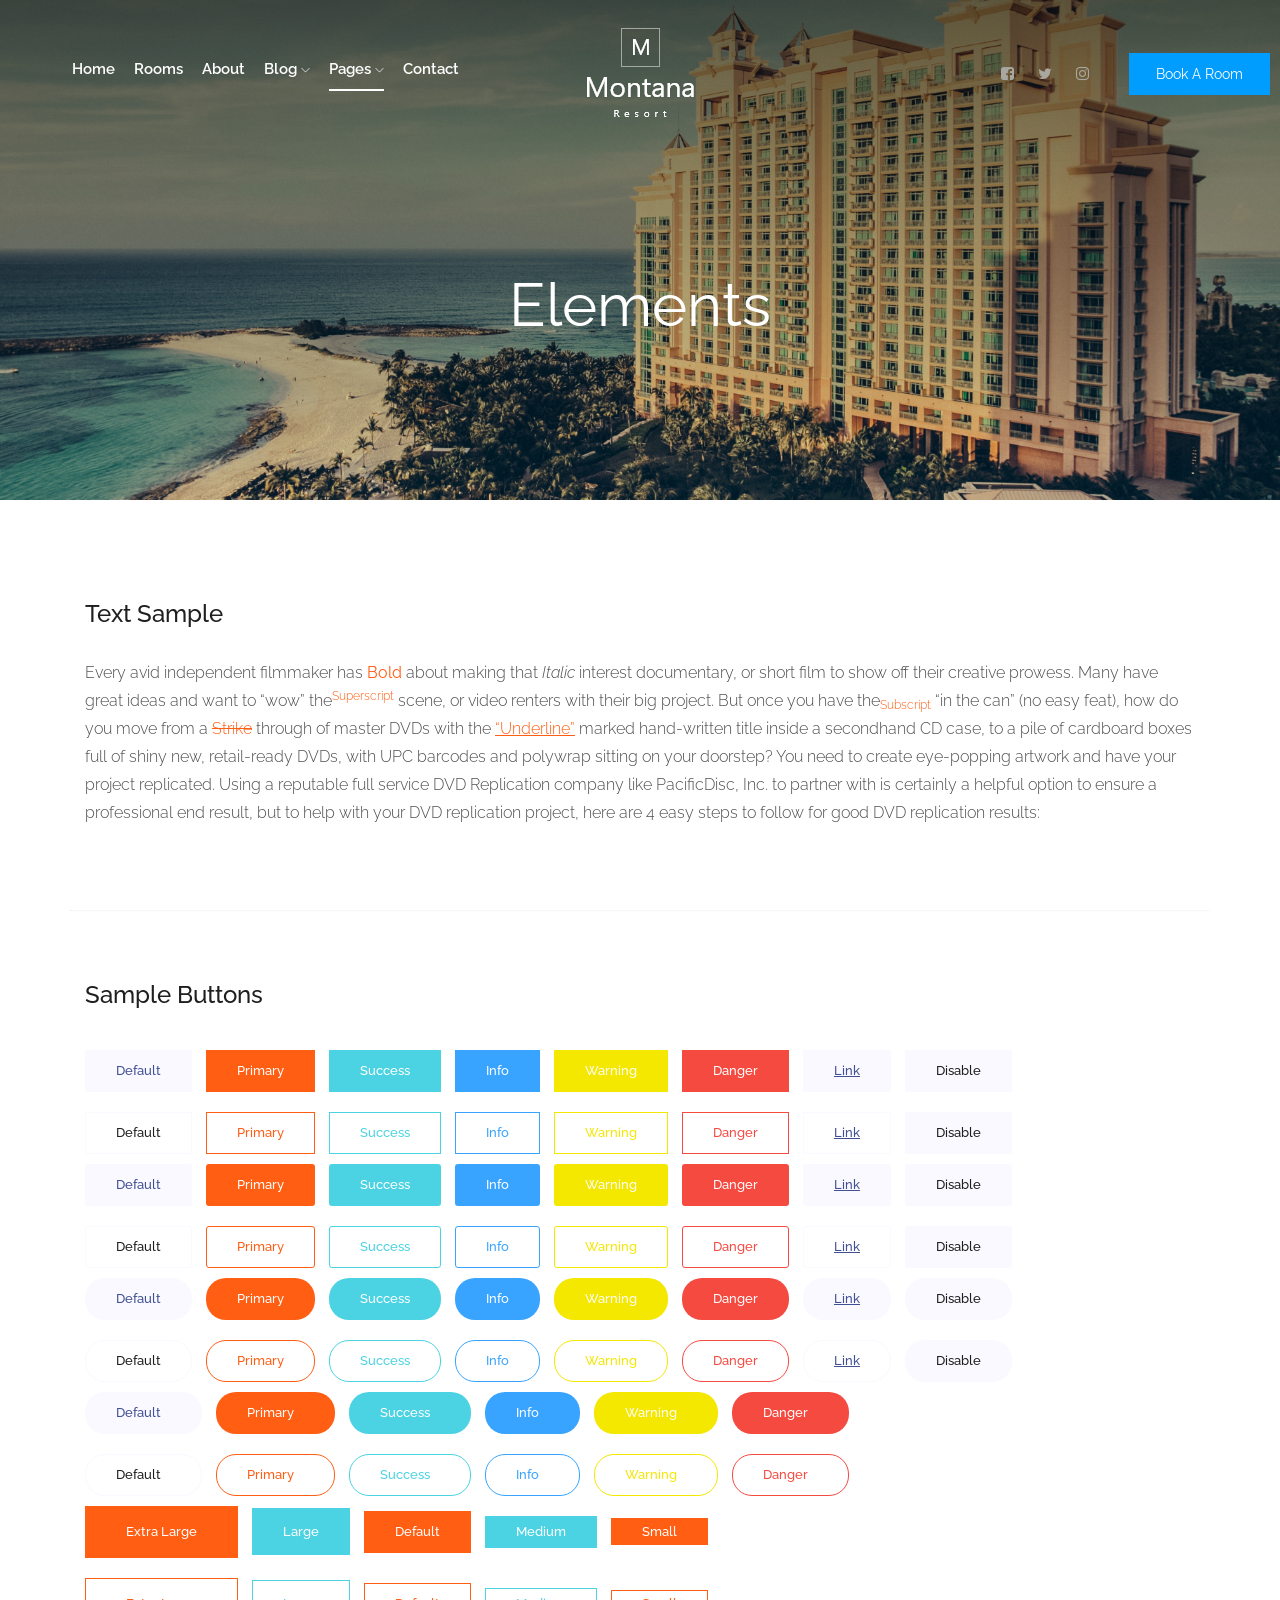
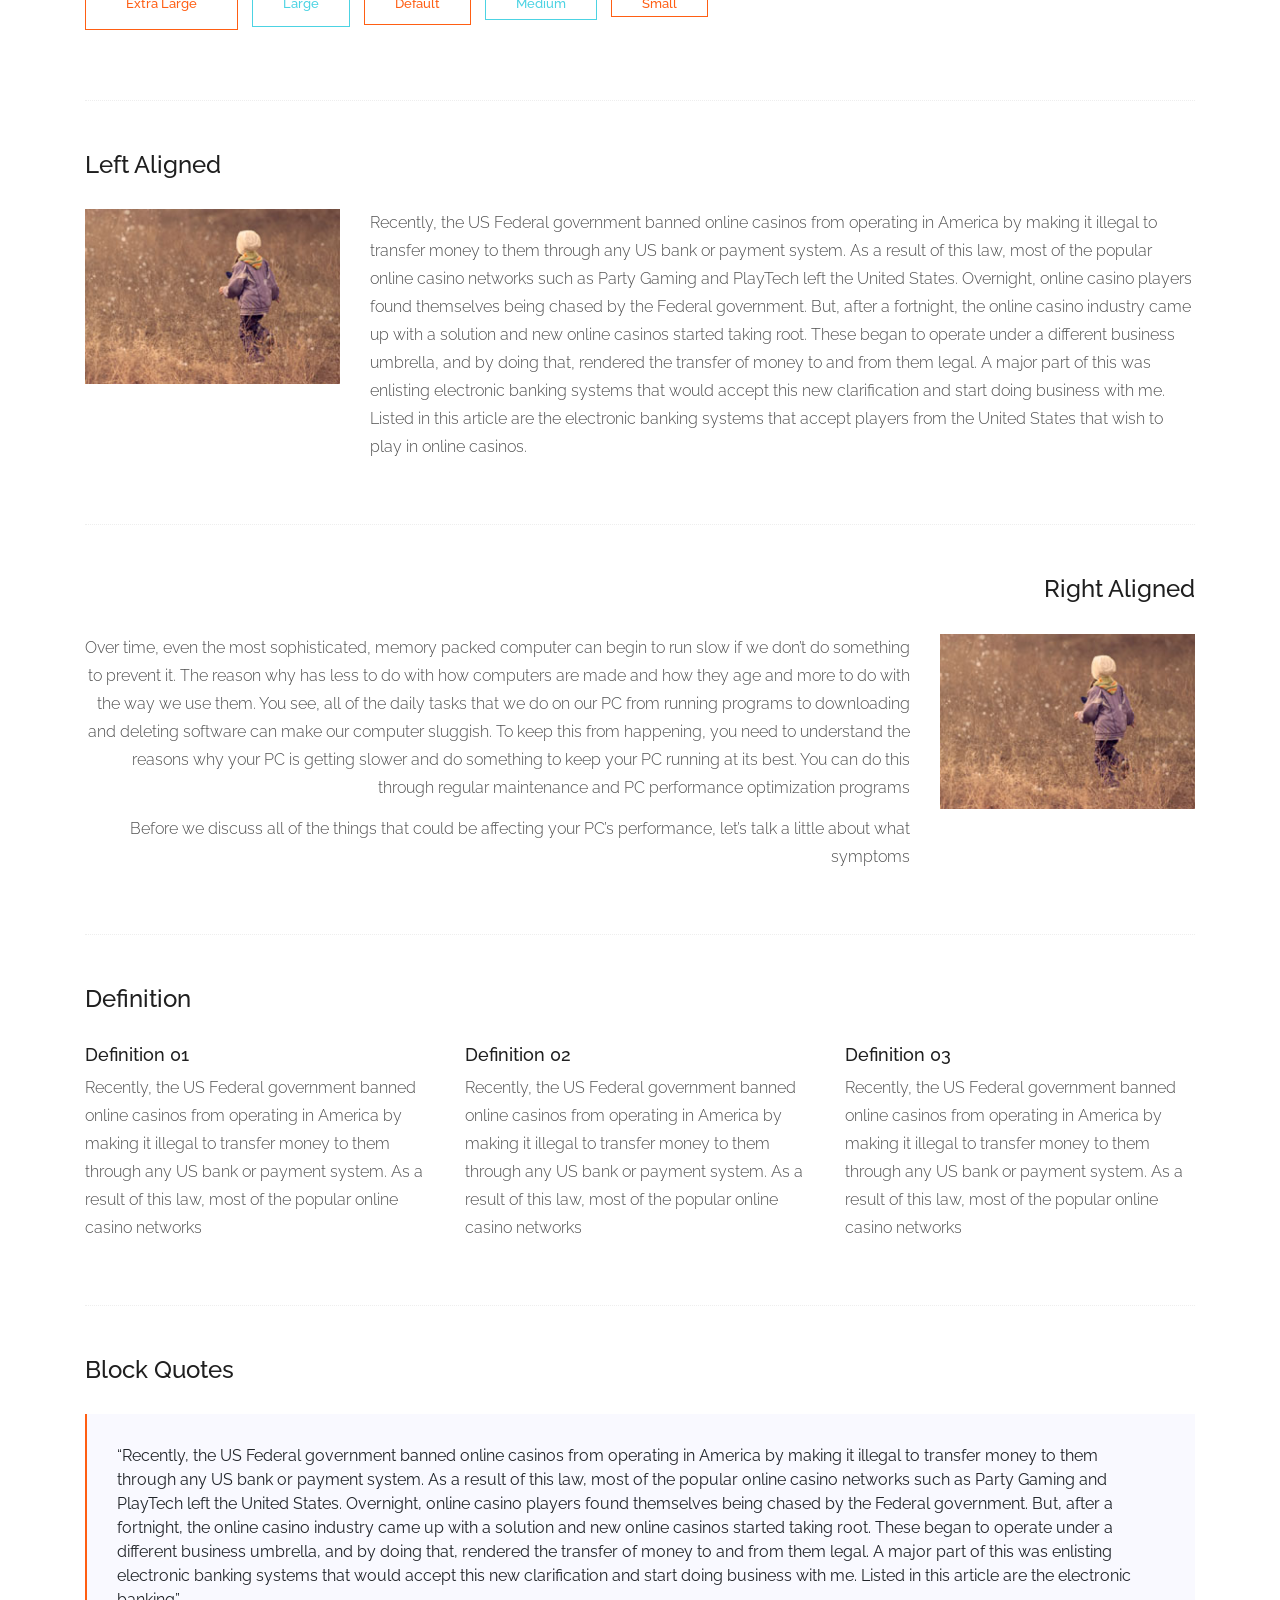
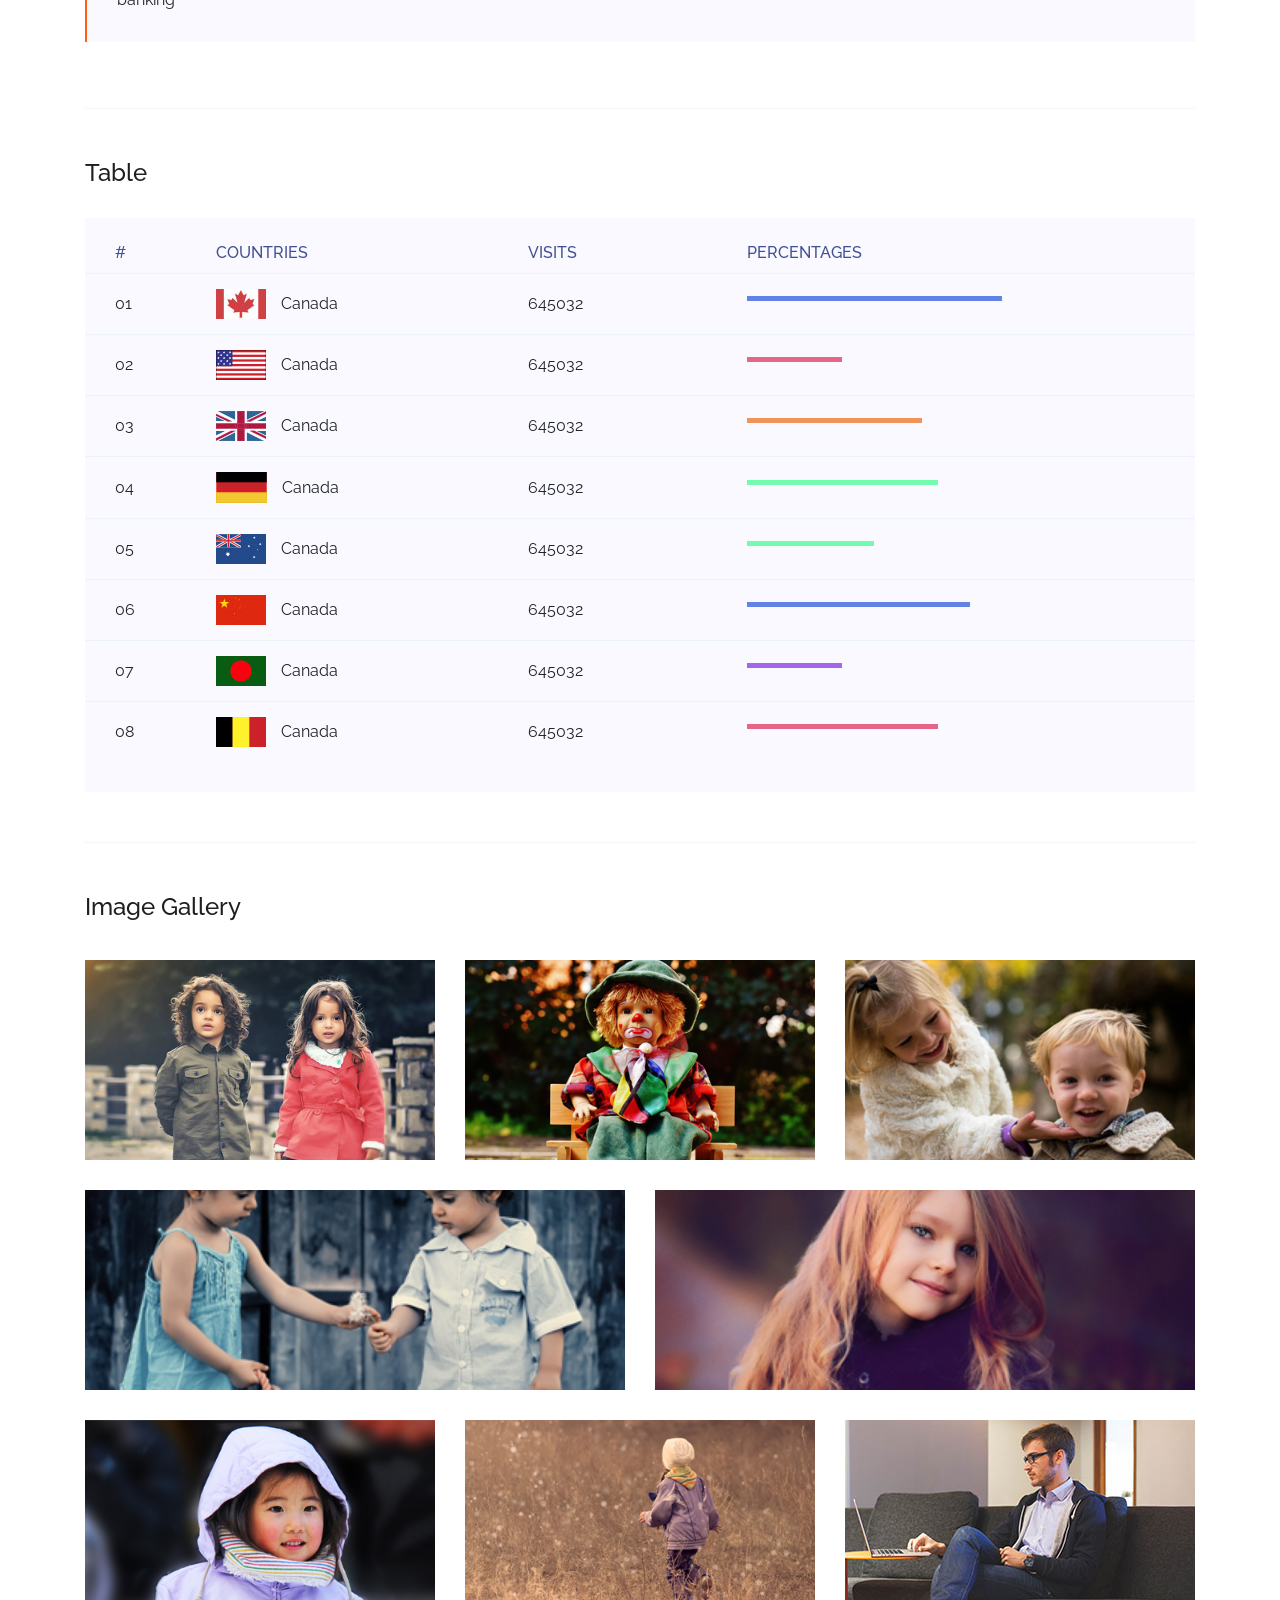
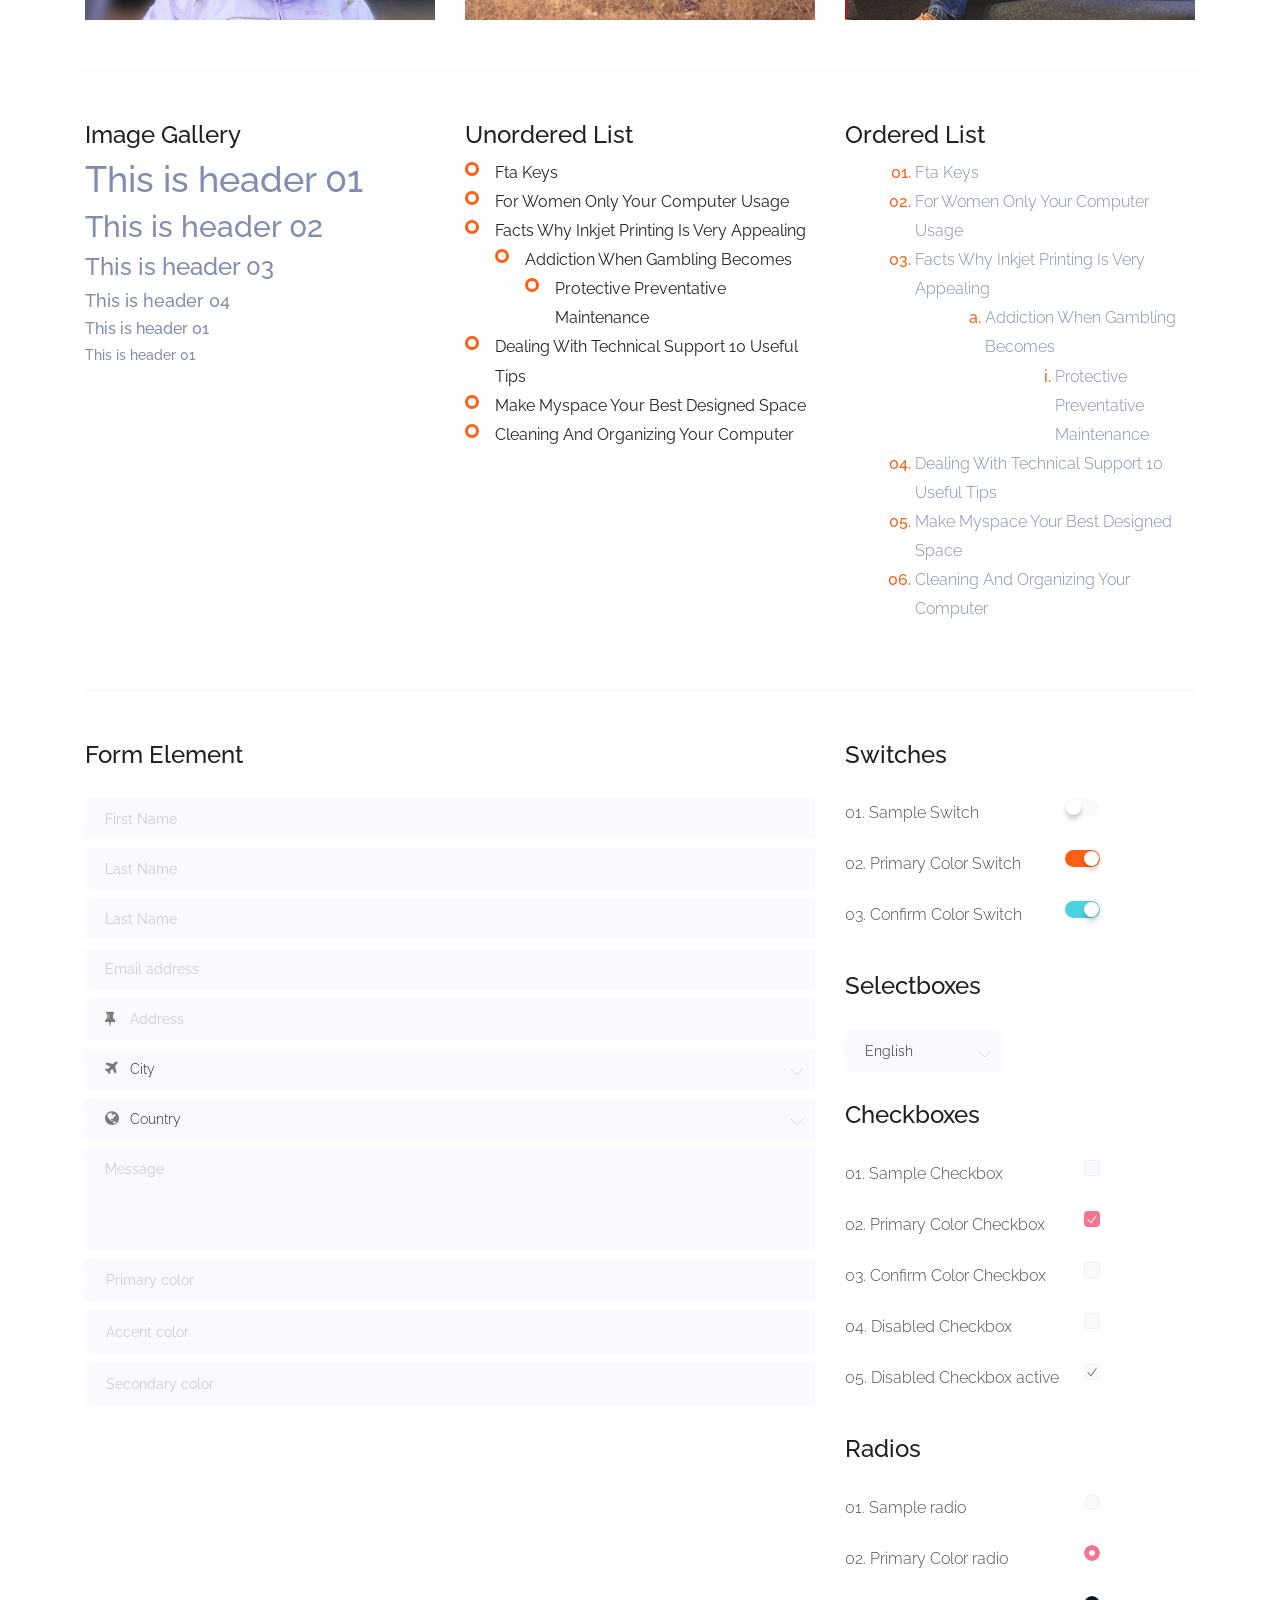
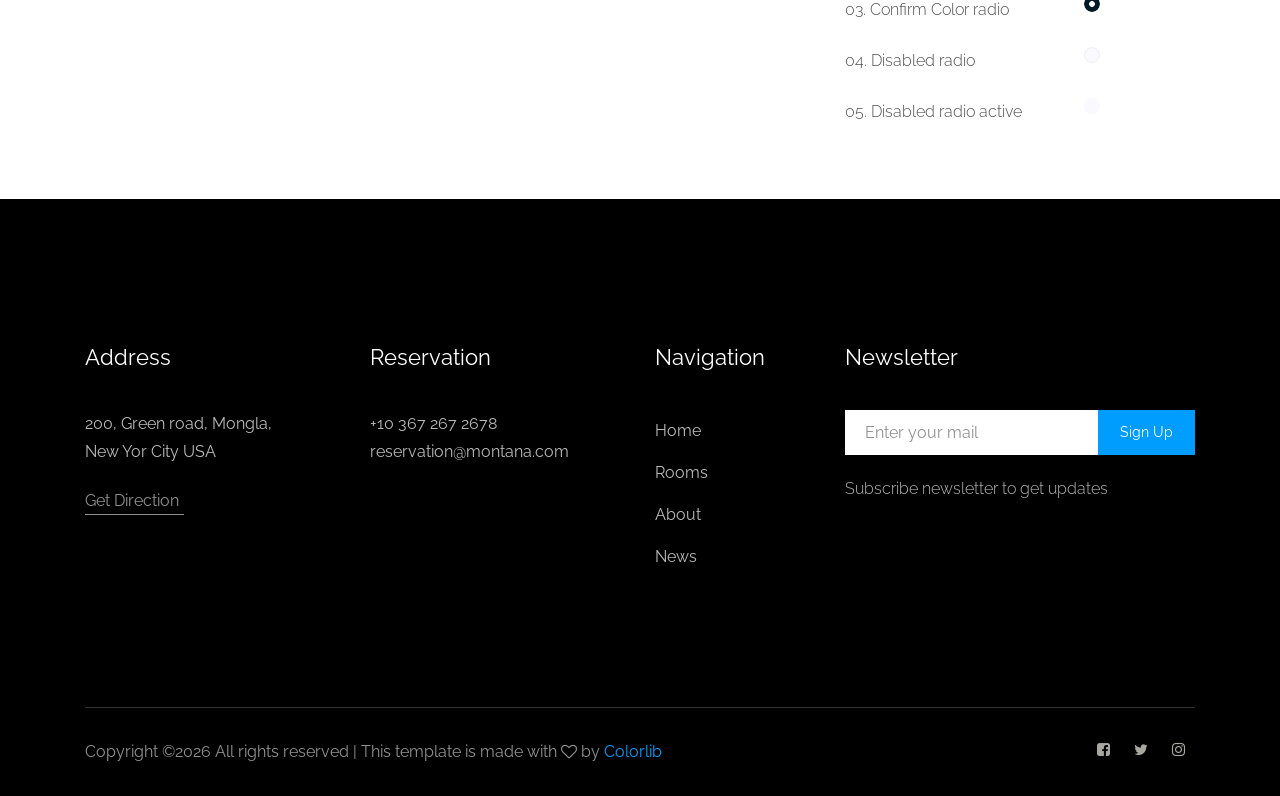
<file: kuhni-themes/elements.html>
<!doctype html>
<html class="no-js" lang="zxx">

<head>
	<meta charset="utf-8">
	<meta http-equiv="x-ua-compatible" content="ie=edge">
	<title>Montana</title>
	<meta name="description" content="">
	<meta name="viewport" content="width=device-width, initial-scale=1">

	<!-- <link rel="manifest" href="site.webmanifest"> -->
	<link rel="shortcut icon" type="image/x-icon" href="img/favicon.png">
	<!-- Place favicon.ico in the root directory -->

	<!-- CSS here -->
	<link rel="stylesheet" href="css/bootstrap.min.css">
	<link rel="stylesheet" href="css/owl.carousel.min.css">
	<link rel="stylesheet" href="css/magnific-popup.css">
	<link rel="stylesheet" href="css/font-awesome.min.css">
	<link rel="stylesheet" href="css/themify-icons.css">
	<link rel="stylesheet" href="css/nice-select.css">
	<link rel="stylesheet" href="css/flaticon.css">
	<link rel="stylesheet" href="css/gijgo.css">
	<link rel="stylesheet" href="css/animate.css">
	<link rel="stylesheet" href="css/slicknav.css">
	<link rel="stylesheet" href="css/style.css">
	<!-- <link rel="stylesheet" href="css/responsive.css"> -->
</head>

<body>
	<!--[if lte IE 9]>
            <p class="browserupgrade">You are using an <strong>outdated</strong> browser. Please <a href="https://browsehappy.com/">upgrade your browser</a> to improve your experience and security.</p>
        <![endif]-->

    <!-- header-start -->
    <header>
        <div class="header-area ">
            <div id="sticky-header" class="main-header-area">
                <div class="container-fluid p-0">
                    <div class="row align-items-center no-gutters">
                        <div class="col-xl-5 col-lg-6">
                            <div class="main-menu  d-none d-lg-block">
                                <nav>
                                    <ul id="navigation">
                                        <li><a href="index.html">home</a></li>
                                        <li><a href="rooms.html">rooms</a></li>
                                        <li><a href="about.html">About</a></li>
                                        <li><a href="#">blog <i class="ti-angle-down"></i></a>
                                            <ul class="submenu">
                                                <li><a href="blog.html">blog</a></li>
                                                <li><a href="single-blog.html">single-blog</a></li>
                                            </ul>
                                        </li>
                                        <li><a class="active" href="#">pages <i class="ti-angle-down"></i></a>
                                            <ul class="submenu">
                                                <li><a href="elements.html">elements</a></li>
                                            </ul>
                                        </li>
                                        <li><a href="contact.html">Contact</a></li>
                                    </ul>
                                </nav>
                            </div>
                        </div>
                        <div class="col-xl-2 col-lg-2">
                            <div class="logo-img">
                                <a href="index.html">
                                    <img src="img/logo.png" alt="">
                                </a>
                            </div>
                        </div>
                        <div class="col-xl-5 col-lg-4 d-none d-lg-block">
                            <div class="book_room">
                                <div class="socail_links">
                                    <ul>
                                        <li>
                                            <a href="#">
                                                <i class="fa fa-facebook-square"></i>
                                            </a>
                                        </li>
                                        <li>
                                            <a href="#">
                                                <i class="fa fa-twitter"></i>
                                            </a>
                                        </li>
                                        <li>
                                            <a href="#">
                                                <i class="fa fa-instagram"></i>
                                            </a>
                                        </li>
                                    </ul>
                                </div>
                                <div class="book_btn d-none d-lg-block">
                                    <a class="popup-with-form" href="#test-form">Book A Room</a>
                                </div>
                            </div>
                        </div>
                        <div class="col-12">
                            <div class="mobile_menu d-block d-lg-none"></div>
                        </div>
                    </div>
                </div>
            </div>
        </div>
    </header>
    <!-- header-end -->

    <!-- bradcam_area_start -->
    <div class="bradcam_area breadcam_bg">
        <h3>Elements</h3>
    </div>
    <!-- bradcam_area_end -->

	<!-- Start Sample Area -->
	<section class="sample-text-area">
		<div class="container box_1170">
			<h3 class="text-heading">Text Sample</h3>
			<p class="sample-text">
				Every avid independent filmmaker has <b>Bold</b> about making that <i>Italic</i> interest documentary,
				or short
				film to show off their creative prowess. Many have great ideas and want to “wow”
				the<sup>Superscript</sup> scene,
				or video renters with their big project. But once you have the<sub>Subscript</sub> “in the can” (no easy
				feat), how
				do you move from a <del>Strike</del> through of master DVDs with the <u>“Underline”</u> marked
				hand-written title
				inside a secondhand CD case, to a pile of cardboard boxes full of shiny new, retail-ready DVDs, with UPC
				barcodes
				and polywrap sitting on your doorstep? You need to create eye-popping artwork and have your project
				replicated.
				Using a reputable full service DVD Replication company like PacificDisc, Inc. to partner with is
				certainly a
				helpful option to ensure a professional end result, but to help with your DVD replication project, here
				are 4 easy
				steps to follow for good DVD replication results:

			</p>
		</div>
	</section>
	<!-- End Sample Area -->

	<!-- Start Button -->
	<section class="button-area">
		<div class="container box_1170 border-top-generic">
			<h3 class="text-heading">Sample Buttons</h3>
			<div class="button-group-area">
				<a href="#" class="genric-btn default">Default</a>
				<a href="#" class="genric-btn primary">Primary</a>
				<a href="#" class="genric-btn success">Success</a>
				<a href="#" class="genric-btn info">Info</a>
				<a href="#" class="genric-btn warning">Warning</a>
				<a href="#" class="genric-btn danger">Danger</a>
				<a href="#" class="genric-btn link">Link</a>
				<a href="#" class="genric-btn disable">Disable</a>
			</div>
			<div class="button-group-area mt-10">
				<a href="#" class="genric-btn default-border">Default</a>
				<a href="#" class="genric-btn primary-border">Primary</a>
				<a href="#" class="genric-btn success-border">Success</a>
				<a href="#" class="genric-btn info-border">Info</a>
				<a href="#" class="genric-btn warning-border">Warning</a>
				<a href="#" class="genric-btn danger-border">Danger</a>
				<a href="#" class="genric-btn link-border">Link</a>
				<a href="#" class="genric-btn disable">Disable</a>
			</div>
			<div class="button-group-area mt-40">
				<a href="#" class="genric-btn default radius">Default</a>
				<a href="#" class="genric-btn primary radius">Primary</a>
				<a href="#" class="genric-btn success radius">Success</a>
				<a href="#" class="genric-btn info radius">Info</a>
				<a href="#" class="genric-btn warning radius">Warning</a>
				<a href="#" class="genric-btn danger radius">Danger</a>
				<a href="#" class="genric-btn link radius">Link</a>
				<a href="#" class="genric-btn disable radius">Disable</a>
			</div>
			<div class="button-group-area mt-10">
				<a href="#" class="genric-btn default-border radius">Default</a>
				<a href="#" class="genric-btn primary-border radius">Primary</a>
				<a href="#" class="genric-btn success-border radius">Success</a>
				<a href="#" class="genric-btn info-border radius">Info</a>
				<a href="#" class="genric-btn warning-border radius">Warning</a>
				<a href="#" class="genric-btn danger-border radius">Danger</a>
				<a href="#" class="genric-btn link-border radius">Link</a>
				<a href="#" class="genric-btn disable radius">Disable</a>
			</div>
			<div class="button-group-area mt-40">
				<a href="#" class="genric-btn default circle">Default</a>
				<a href="#" class="genric-btn primary circle">Primary</a>
				<a href="#" class="genric-btn success circle">Success</a>
				<a href="#" class="genric-btn info circle">Info</a>
				<a href="#" class="genric-btn warning circle">Warning</a>
				<a href="#" class="genric-btn danger circle">Danger</a>
				<a href="#" class="genric-btn link circle">Link</a>
				<a href="#" class="genric-btn disable circle">Disable</a>
			</div>
			<div class="button-group-area mt-10">
				<a href="#" class="genric-btn default-border circle">Default</a>
				<a href="#" class="genric-btn primary-border circle">Primary</a>
				<a href="#" class="genric-btn success-border circle">Success</a>
				<a href="#" class="genric-btn info-border circle">Info</a>
				<a href="#" class="genric-btn warning-border circle">Warning</a>
				<a href="#" class="genric-btn danger-border circle">Danger</a>
				<a href="#" class="genric-btn link-border circle">Link</a>
				<a href="#" class="genric-btn disable circle">Disable</a>
			</div>
			<div class="button-group-area mt-40">
				<a href="#" class="genric-btn default circle arrow">Default<span class="lnr lnr-arrow-right"></span></a>
				<a href="#" class="genric-btn primary circle arrow">Primary<span class="lnr lnr-arrow-right"></span></a>
				<a href="#" class="genric-btn success circle arrow">Success<span class="lnr lnr-arrow-right"></span></a>
				<a href="#" class="genric-btn info circle arrow">Info<span class="lnr lnr-arrow-right"></span></a>
				<a href="#" class="genric-btn warning circle arrow">Warning<span class="lnr lnr-arrow-right"></span></a>
				<a href="#" class="genric-btn danger circle arrow">Danger<span class="lnr lnr-arrow-right"></span></a>
			</div>
			<div class="button-group-area mt-10">
				<a href="#" class="genric-btn default-border circle arrow">Default<span
						class="lnr lnr-arrow-right"></span></a>
				<a href="#" class="genric-btn primary-border circle arrow">Primary<span
						class="lnr lnr-arrow-right"></span></a>
				<a href="#" class="genric-btn success-border circle arrow">Success<span
						class="lnr lnr-arrow-right"></span></a>
				<a href="#" class="genric-btn info-border circle arrow">Info<span
						class="lnr lnr-arrow-right"></span></a>
				<a href="#" class="genric-btn warning-border circle arrow">Warning<span
						class="lnr lnr-arrow-right"></span></a>
				<a href="#" class="genric-btn danger-border circle arrow">Danger<span
						class="lnr lnr-arrow-right"></span></a>
			</div>
			<div class="button-group-area mt-40">
				<a href="#" class="genric-btn primary e-large">Extra Large</a>
				<a href="#" class="genric-btn success large">Large</a>
				<a href="#" class="genric-btn primary">Default</a>
				<a href="#" class="genric-btn success medium">Medium</a>
				<a href="#" class="genric-btn primary small">Small</a>
			</div>
			<div class="button-group-area mt-10">
				<a href="#" class="genric-btn primary-border e-large">Extra Large</a>
				<a href="#" class="genric-btn success-border large">Large</a>
				<a href="#" class="genric-btn primary-border">Default</a>
				<a href="#" class="genric-btn success-border medium">Medium</a>
				<a href="#" class="genric-btn primary-border small">Small</a>
			</div>
		</div>
	</section>
	<!-- End Button -->

	<!-- Start Align Area -->
	<div class="whole-wrap">
		<div class="container box_1170">
			<div class="section-top-border">
				<h3 class="mb-30">Left Aligned</h3>
				<div class="row">
					<div class="col-md-3">
						<img src="img/elements/d.jpg" alt="" class="img-fluid">
					</div>
					<div class="col-md-9 mt-sm-20">
						<p>Recently, the US Federal government banned online casinos from operating in America by making
							it illegal to
							transfer money to them through any US bank or payment system. As a result of this law, most
							of the popular
							online casino networks such as Party Gaming and PlayTech left the United States. Overnight,
							online casino
							players found themselves being chased by the Federal government. But, after a fortnight, the
							online casino
							industry came up with a solution and new online casinos started taking root. These began to
							operate under a
							different business umbrella, and by doing that, rendered the transfer of money to and from
							them legal. A major
							part of this was enlisting electronic banking systems that would accept this new
							clarification and start doing
							business with me. Listed in this article are the electronic banking systems that accept
							players from the United
							States that wish to play in online casinos.</p>
					</div>
				</div>
			</div>
			<div class="section-top-border text-right">
				<h3 class="mb-30">Right Aligned</h3>
				<div class="row">
					<div class="col-md-9">
						<p class="text-right">Over time, even the most sophisticated, memory packed computer can begin
							to run slow if we
							don’t do something to prevent it. The reason why has less to do with how computers are made
							and how they age and
							more to do with the way we use them. You see, all of the daily tasks that we do on our PC
							from running programs
							to downloading and deleting software can make our computer sluggish. To keep this from
							happening, you need to
							understand the reasons why your PC is getting slower and do something to keep your PC
							running at its best. You
							can do this through regular maintenance and PC performance optimization programs</p>
						<p class="text-right">Before we discuss all of the things that could be affecting your PC’s
							performance, let’s
							talk a little about what symptoms</p>
					</div>
					<div class="col-md-3">
						<img src="img/elements/d.jpg" alt="" class="img-fluid">
					</div>
				</div>
			</div>
			<div class="section-top-border">
				<h3 class="mb-30">Definition</h3>
				<div class="row">
					<div class="col-md-4">
						<div class="single-defination">
							<h4 class="mb-20">Definition 01</h4>
							<p>Recently, the US Federal government banned online casinos from operating in America by
								making it illegal to
								transfer money to them through any US bank or payment system. As a result of this law,
								most of the popular
								online casino networks</p>
						</div>
					</div>
					<div class="col-md-4">
						<div class="single-defination">
							<h4 class="mb-20">Definition 02</h4>
							<p>Recently, the US Federal government banned online casinos from operating in America by
								making it illegal to
								transfer money to them through any US bank or payment system. As a result of this law,
								most of the popular
								online casino networks</p>
						</div>
					</div>
					<div class="col-md-4">
						<div class="single-defination">
							<h4 class="mb-20">Definition 03</h4>
							<p>Recently, the US Federal government banned online casinos from operating in America by
								making it illegal to
								transfer money to them through any US bank or payment system. As a result of this law,
								most of the popular
								online casino networks</p>
						</div>
					</div>
				</div>
			</div>
			<div class="section-top-border">
				<h3 class="mb-30">Block Quotes</h3>
				<div class="row">
					<div class="col-lg-12">
						<blockquote class="generic-blockquote">
							“Recently, the US Federal government banned online casinos from operating in America by
							making it illegal to
							transfer money to them through any US bank or payment system. As a result of this law, most
							of the popular
							online casino networks such as Party Gaming and PlayTech left the United States. Overnight,
							online casino
							players found themselves being chased by the Federal government. But, after a fortnight, the
							online casino
							industry came up with a solution and new online casinos started taking root. These began to
							operate under a
							different business umbrella, and by doing that, rendered the transfer of money to and from
							them legal. A major
							part of this was enlisting electronic banking systems that would accept this new
							clarification and start doing
							business with me. Listed in this article are the electronic banking”
						</blockquote>
					</div>
				</div>
			</div>
			<div class="section-top-border">
				<h3 class="mb-30">Table</h3>
				<div class="progress-table-wrap">
					<div class="progress-table">
						<div class="table-head">
							<div class="serial">#</div>
							<div class="country">Countries</div>
							<div class="visit">Visits</div>
							<div class="percentage">Percentages</div>
						</div>
						<div class="table-row">
							<div class="serial">01</div>
							<div class="country"> <img src="img/elements/f1.jpg" alt="flag">Canada</div>
							<div class="visit">645032</div>
							<div class="percentage">
								<div class="progress">
									<div class="progress-bar color-1" role="progressbar" style="width: 80%"
										aria-valuenow="80" aria-valuemin="0" aria-valuemax="100"></div>
								</div>
							</div>
						</div>
						<div class="table-row">
							<div class="serial">02</div>
							<div class="country"> <img src="img/elements/f2.jpg" alt="flag">Canada</div>
							<div class="visit">645032</div>
							<div class="percentage">
								<div class="progress">
									<div class="progress-bar color-2" role="progressbar" style="width: 30%"
										aria-valuenow="30" aria-valuemin="0" aria-valuemax="100"></div>
								</div>
							</div>
						</div>
						<div class="table-row">
							<div class="serial">03</div>
							<div class="country"> <img src="img/elements/f3.jpg" alt="flag">Canada</div>
							<div class="visit">645032</div>
							<div class="percentage">
								<div class="progress">
									<div class="progress-bar color-3" role="progressbar" style="width: 55%"
										aria-valuenow="55" aria-valuemin="0" aria-valuemax="100"></div>
								</div>
							</div>
						</div>
						<div class="table-row">
							<div class="serial">04</div>
							<div class="country"> <img src="img/elements/f4.jpg" alt="flag">Canada</div>
							<div class="visit">645032</div>
							<div class="percentage">
								<div class="progress">
									<div class="progress-bar color-4" role="progressbar" style="width: 60%"
										aria-valuenow="60" aria-valuemin="0" aria-valuemax="100"></div>
								</div>
							</div>
						</div>
						<div class="table-row">
							<div class="serial">05</div>
							<div class="country"> <img src="img/elements/f5.jpg" alt="flag">Canada</div>
							<div class="visit">645032</div>
							<div class="percentage">
								<div class="progress">
									<div class="progress-bar color-5" role="progressbar" style="width: 40%"
										aria-valuenow="40" aria-valuemin="0" aria-valuemax="100"></div>
								</div>
							</div>
						</div>
						<div class="table-row">
							<div class="serial">06</div>
							<div class="country"> <img src="img/elements/f6.jpg" alt="flag">Canada</div>
							<div class="visit">645032</div>
							<div class="percentage">
								<div class="progress">
									<div class="progress-bar color-6" role="progressbar" style="width: 70%"
										aria-valuenow="70" aria-valuemin="0" aria-valuemax="100"></div>
								</div>
							</div>
						</div>
						<div class="table-row">
							<div class="serial">07</div>
							<div class="country"> <img src="img/elements/f7.jpg" alt="flag">Canada</div>
							<div class="visit">645032</div>
							<div class="percentage">
								<div class="progress">
									<div class="progress-bar color-7" role="progressbar" style="width: 30%"
										aria-valuenow="30" aria-valuemin="0" aria-valuemax="100"></div>
								</div>
							</div>
						</div>
						<div class="table-row">
							<div class="serial">08</div>
							<div class="country"> <img src="img/elements/f8.jpg" alt="flag">Canada</div>
							<div class="visit">645032</div>
							<div class="percentage">
								<div class="progress">
									<div class="progress-bar color-8" role="progressbar" style="width: 60%"
										aria-valuenow="60" aria-valuemin="0" aria-valuemax="100"></div>
								</div>
							</div>
						</div>
					</div>
				</div>
			</div>
			<div class="section-top-border">
				<h3>Image Gallery</h3>
				<div class="row gallery-item">
					<div class="col-md-4">
						<a href="img/elements/g1.jpg" class="img-pop-up">
							<div class="single-gallery-image" style="background: url(img/elements/g1.jpg);"></div>
						</a>
					</div>
					<div class="col-md-4">
						<a href="img/elements/g2.jpg" class="img-pop-up">
							<div class="single-gallery-image" style="background: url(img/elements/g2.jpg);"></div>
						</a>
					</div>
					<div class="col-md-4">
						<a href="img/elements/g3.jpg" class="img-pop-up">
							<div class="single-gallery-image" style="background: url(img/elements/g3.jpg);"></div>
						</a>
					</div>
					<div class="col-md-6">
						<a href="img/elements/g4.jpg" class="img-pop-up">
							<div class="single-gallery-image" style="background: url(img/elements/g4.jpg);"></div>
						</a>
					</div>
					<div class="col-md-6">
						<a href="img/elements/g5.jpg" class="img-pop-up">
							<div class="single-gallery-image" style="background: url(img/elements/g5.jpg);"></div>
						</a>
					</div>
					<div class="col-md-4">
						<a href="img/elements/g6.jpg" class="img-pop-up">
							<div class="single-gallery-image" style="background: url(img/elements/g6.jpg);"></div>
						</a>
					</div>
					<div class="col-md-4">
						<a href="img/elements/g7.jpg" class="img-pop-up">
							<div class="single-gallery-image" style="background: url(img/elements/g7.jpg);"></div>
						</a>
					</div>
					<div class="col-md-4">
						<a href="img/elements/g8.jpg" class="img-pop-up">
							<div class="single-gallery-image" style="background: url(img/elements/g8.jpg);"></div>
						</a>
					</div>
				</div>
			</div>
			<div class="section-top-border">
				<div class="row">
					<div class="col-md-4">
						<h3 class="mb-20">Image Gallery</h3>
						<div class="typography">
							<h1>This is header 01</h1>
							<h2>This is header 02</h2>
							<h3>This is header 03</h3>
							<h4>This is header 04</h4>
							<h5>This is header 01</h5>
							<h6>This is header 01</h6>
						</div>
					</div>
					<div class="col-md-4 mt-sm-30">
						<h3 class="mb-20">Unordered List</h3>
						<div class="">
							<ul class="unordered-list">
								<li>Fta Keys</li>
								<li>For Women Only Your Computer Usage</li>
								<li>Facts Why Inkjet Printing Is Very Appealing
									<ul>
										<li>Addiction When Gambling Becomes
											<ul>
												<li>Protective Preventative Maintenance</li>
											</ul>
										</li>
									</ul>
								</li>
								<li>Dealing With Technical Support 10 Useful Tips</li>
								<li>Make Myspace Your Best Designed Space</li>
								<li>Cleaning And Organizing Your Computer</li>
							</ul>
						</div>
					</div>
					<div class="col-md-4 mt-sm-30">
						<h3 class="mb-20">Ordered List</h3>
						<div class="">
							<ol class="ordered-list">
								<li><span>Fta Keys</span></li>
								<li><span>For Women Only Your Computer Usage</span></li>
								<li><span>Facts Why Inkjet Printing Is Very Appealing</span>
									<ol class="ordered-list-alpha">
										<li><span>Addiction When Gambling Becomes</span>
											<ol class="ordered-list-roman">
												<li><span>Protective Preventative Maintenance</span></li>
											</ol>
										</li>
									</ol>
								</li>
								<li><span>Dealing With Technical Support 10 Useful Tips</span></li>
								<li><span>Make Myspace Your Best Designed Space</span></li>
								<li><span>Cleaning And Organizing Your Computer</span></li>
							</ol>
						</div>
					</div>
				</div>
			</div>
			<div class="section-top-border">
				<div class="row">
					<div class="col-lg-8 col-md-8">
						<h3 class="mb-30">Form Element</h3>
						<form action="#">
							<div class="mt-10">
								<input type="text" name="first_name" placeholder="First Name"
									onfocus="this.placeholder = ''" onblur="this.placeholder = 'First Name'" required
									class="single-input">
							</div>
							<div class="mt-10">
								<input type="text" name="last_name" placeholder="Last Name"
									onfocus="this.placeholder = ''" onblur="this.placeholder = 'Last Name'" required
									class="single-input">
							</div>
							<div class="mt-10">
								<input type="text" name="last_name" placeholder="Last Name"
									onfocus="this.placeholder = ''" onblur="this.placeholder = 'Last Name'" required
									class="single-input">
							</div>
							<div class="mt-10">
								<input type="email" name="EMAIL" placeholder="Email address"
									onfocus="this.placeholder = ''" onblur="this.placeholder = 'Email address'" required
									class="single-input">
							</div>
							<div class="input-group-icon mt-10">
								<div class="icon"><i class="fa fa-thumb-tack" aria-hidden="true"></i></div>
								<input type="text" name="address" placeholder="Address" onfocus="this.placeholder = ''"
									onblur="this.placeholder = 'Address'" required class="single-input">
							</div>
							<div class="input-group-icon mt-10">
								<div class="icon"><i class="fa fa-plane" aria-hidden="true"></i></div>
								<div class="form-select" id="default-select"">
											<select>
												<option value=" 1">City</option>
									<option value="1">Dhaka</option>
									<option value="1">Dilli</option>
									<option value="1">Newyork</option>
									<option value="1">Islamabad</option>
									</select>
								</div>
							</div>
							<div class="input-group-icon mt-10">
								<div class="icon"><i class="fa fa-globe" aria-hidden="true"></i></div>
								<div class="form-select" id="default-select"">
											<select>
												<option value=" 1">Country</option>
									<option value="1">Bangladesh</option>
									<option value="1">India</option>
									<option value="1">England</option>
									<option value="1">Srilanka</option>
									</select>
								</div>
							</div>

							<div class="mt-10">
								<textarea class="single-textarea" placeholder="Message" onfocus="this.placeholder = ''"
									onblur="this.placeholder = 'Message'" required></textarea>
							</div>
							<!-- For Gradient Border Use -->
							<!-- <div class="mt-10">
										<div class="primary-input">
											<input id="primary-input" type="text" name="first_name" placeholder="Primary color" onfocus="this.placeholder = ''" onblur="this.placeholder = 'Primary color'">
											<label for="primary-input"></label>
										</div>
									</div> -->
							<div class="mt-10">
								<input type="text" name="first_name" placeholder="Primary color"
									onfocus="this.placeholder = ''" onblur="this.placeholder = 'Primary color'" required
									class="single-input-primary">
							</div>
							<div class="mt-10">
								<input type="text" name="first_name" placeholder="Accent color"
									onfocus="this.placeholder = ''" onblur="this.placeholder = 'Accent color'" required
									class="single-input-accent">
							</div>
							<div class="mt-10">
								<input type="text" name="first_name" placeholder="Secondary color"
									onfocus="this.placeholder = ''" onblur="this.placeholder = 'Secondary color'"
									required class="single-input-secondary">
							</div>
						</form>
					</div>
					<div class="col-lg-3 col-md-4 mt-sm-30">
						<div class="single-element-widget">
							<h3 class="mb-30">Switches</h3>
							<div class="switch-wrap d-flex justify-content-between">
								<p>01. Sample Switch</p>
								<div class="primary-switch">
									<input type="checkbox" id="default-switch">
									<label for="default-switch"></label>
								</div>
							</div>
							<div class="switch-wrap d-flex justify-content-between">
								<p>02. Primary Color Switch</p>
								<div class="primary-switch">
									<input type="checkbox" id="primary-switch" checked>
									<label for="primary-switch"></label>
								</div>
							</div>
							<div class="switch-wrap d-flex justify-content-between">
								<p>03. Confirm Color Switch</p>
								<div class="confirm-switch">
									<input type="checkbox" id="confirm-switch" checked>
									<label for="confirm-switch"></label>
								</div>
							</div>
						</div>
						<div class="single-element-widget mt-30">
							<h3 class="mb-30">Selectboxes</h3>
							<div class="default-select" id="default-select"">
										<select>
											<option value=" 1">English</option>
								<option value="1">Spanish</option>
								<option value="1">Arabic</option>
								<option value="1">Portuguise</option>
								<option value="1">Bengali</option>
								</select>
							</div>
						</div>
						<div class="single-element-widget mt-30">
							<h3 class="mb-30">Checkboxes</h3>
							<div class="switch-wrap d-flex justify-content-between">
								<p>01. Sample Checkbox</p>
								<div class="primary-checkbox">
									<input type="checkbox" id="default-checkbox">
									<label for="default-checkbox"></label>
								</div>
							</div>
							<div class="switch-wrap d-flex justify-content-between">
								<p>02. Primary Color Checkbox</p>
								<div class="primary-checkbox">
									<input type="checkbox" id="primary-checkbox" checked>
									<label for="primary-checkbox"></label>
								</div>
							</div>
							<div class="switch-wrap d-flex justify-content-between">
								<p>03. Confirm Color Checkbox</p>
								<div class="confirm-checkbox">
									<input type="checkbox" id="confirm-checkbox">
									<label for="confirm-checkbox"></label>
								</div>
							</div>
							<div class="switch-wrap d-flex justify-content-between">
								<p>04. Disabled Checkbox</p>
								<div class="disabled-checkbox">
									<input type="checkbox" id="disabled-checkbox" disabled>
									<label for="disabled-checkbox"></label>
								</div>
							</div>
							<div class="switch-wrap d-flex justify-content-between">
								<p>05. Disabled Checkbox active</p>
								<div class="disabled-checkbox">
									<input type="checkbox" id="disabled-checkbox-active" checked disabled>
									<label for="disabled-checkbox-active"></label>
								</div>
							</div>
						</div>
						<div class="single-element-widget mt-30">
							<h3 class="mb-30">Radios</h3>
							<div class="switch-wrap d-flex justify-content-between">
								<p>01. Sample radio</p>
								<div class="primary-radio">
									<input type="checkbox" id="default-radio">
									<label for="default-radio"></label>
								</div>
							</div>
							<div class="switch-wrap d-flex justify-content-between">
								<p>02. Primary Color radio</p>
								<div class="primary-radio">
									<input type="checkbox" id="primary-radio" checked>
									<label for="primary-radio"></label>
								</div>
							</div>
							<div class="switch-wrap d-flex justify-content-between">
								<p>03. Confirm Color radio</p>
								<div class="confirm-radio">
									<input type="checkbox" id="confirm-radio" checked>
									<label for="confirm-radio"></label>
								</div>
							</div>
							<div class="switch-wrap d-flex justify-content-between">
								<p>04. Disabled radio</p>
								<div class="disabled-radio">
									<input type="checkbox" id="disabled-radio" disabled>
									<label for="disabled-radio"></label>
								</div>
							</div>
							<div class="switch-wrap d-flex justify-content-between">
								<p>05. Disabled radio active</p>
								<div class="disabled-radio">
									<input type="checkbox" id="disabled-radio-active" checked disabled>
									<label for="disabled-radio-active"></label>
								</div>
							</div>
						</div>
					</div>
				</div>
			</div>
		</div>
	</div>
	<!-- End Align Area -->

    <!-- footer -->
    <footer class="footer" >
        <div class="footer_top">
            <div class="container">
                <div class="row">
                    <div class="col-xl-3 col-md-6 col-lg-3">
                        <div class="footer_widget">
                            <h3 class="footer_title">
                                address
                            </h3>
                            <p class="footer_text" >  200, Green road, Mongla, <br>
                                    New Yor City USA</p>
                            <a href="#" class="line-button">Get Direction</a>
                        </div>
                    </div>
                    <div class="col-xl-3 col-md-6 col-lg-3">
                        <div class="footer_widget">
                            <h3 class="footer_title">
                                    Reservation
                            </h3>
                            <p class="footer_text" >+10 367 267 2678 <br>
                                    reservation@montana.com</p>
                        </div>
                    </div>
                    <div class="col-xl-2 col-md-6 col-lg-2">
                        <div class="footer_widget">
                            <h3 class="footer_title">
                                    Navigation
                            </h3>
                            <ul>
                                <li><a href="#">Home</a></li>
                                <li><a href="#">Rooms</a></li>
                                <li><a href="#">About</a></li>
                                <li><a href="#">News</a></li>
                            </ul>
                        </div>
                    </div>
                    <div class="col-xl-4 col-md-6 col-lg-4">
                        <div class="footer_widget">
                            <h3 class="footer_title">
                                Newsletter
                            </h3>
                            <form action="#" class="newsletter_form">
                                <input type="text" placeholder="Enter your mail">
                                <button type="submit" >Sign Up</button>
                            </form>
                            <p class="newsletter_text">Subscribe newsletter to get updates</p>
                        </div>
                    </div>
                </div>
            </div>
        </div>
        <div class="copy-right_text">
            <div class="container">
                <div class="footer_border"></div>
                <div class="row">
                    <div class="col-xl-8 col-md-7 col-lg-9">
                        <p class="copy_right">
                                <!-- Link back to Colorlib can't be removed. Template is licensed under CC BY 3.0. -->
Copyright &copy;<script>document.write(new Date().getFullYear());</script> All rights reserved | This template is made with <i class="fa fa-heart-o" aria-hidden="true"></i> by <a href="https://colorlib.com" target="_blank">Colorlib</a>
<!-- Link back to Colorlib can't be removed. Template is licensed under CC BY 3.0. -->
                        </p>
                    </div>
                    <div class="col-xl-4 col-md-5 col-lg-3">
                        <div class="socail_links">
                            <ul>
                                <li>
                                    <a href="#">
                                        <i class="fa fa-facebook-square"></i>
                                    </a>
                                </li>
                                <li>
                                    <a href="#">
                                        <i class="fa fa-twitter"></i>
                                    </a>
                                </li>
                                <li>
                                    <a href="#">
                                        <i class="fa fa-instagram"></i>
                                    </a>
                                </li>
                            </ul>
                        </div>
                    </div>
                </div>
            </div>
        </div>
    </footer>
    <!-- footer_end -->

    <!-- form itself end-->
	<form id="test-form" class="white-popup-block mfp-hide">
		<div class="popup_box ">
				<div class="popup_inner">
					<h3>Check Availability</h3>
					<form action="#">
						<div class="row">
							<div class="col-xl-6">
								<input id="datepicker" placeholder="Check in date">
							</div>
							<div class="col-xl-6">
								<input id="datepicker2" placeholder="Check out date">
							</div>
							<div class="col-xl-6">
								<select class="form-select wide" id="default-select" class="">
									<option data-display="Adult">1</option>
									<option value="1">2</option>
									<option value="2">3</option>
									<option value="3">4</option>
								</select>
							</div>
							<div class="col-xl-6">
								<select class="form-select wide" id="default-select" class="">
									<option data-display="Children">1</option>
									<option value="1">2</option>
									<option value="2">3</option>
									<option value="3">4</option>
								</select>
							</div>
							<div class="col-xl-12">
								<select class="form-select wide" id="default-select" class="">
									<option data-display="Room type">Room type</option>
									<option value="1">Laxaries Rooms</option>
									<option value="2">Deluxe Room</option>
									<option value="3">Signature Room</option>
									<option value="4">Couple Room</option>
								</select>
							</div>
							<div class="col-xl-12">
								<button type="submit" class="boxed-btn3">Check Availability</button>
							</div>
						</div>
					</form>
				</div>
			</div>
	</form>
<!-- form itself end -->

	<!-- JS here -->
	<script src="js/vendor/modernizr-3.5.0.min.js"></script>
	<script src="js/vendor/jquery-1.12.4.min.js"></script>
	<script src="js/popper.min.js"></script>
	<script src="js/bootstrap.min.js"></script>
	<script src="js/owl.carousel.min.js"></script>
	<script src="js/isotope.pkgd.min.js"></script>
	<script src="js/ajax-form.js"></script>
	<script src="js/waypoints.min.js"></script>
	<script src="js/jquery.counterup.min.js"></script>
	<script src="js/imagesloaded.pkgd.min.js"></script>
	<script src="js/scrollIt.js"></script>
	<script src="js/jquery.scrollUp.min.js"></script>
	<script src="js/wow.min.js"></script>
	<script src="js/nice-select.min.js"></script>
	<script src="js/jquery.slicknav.min.js"></script>
	<script src="js/jquery.magnific-popup.min.js"></script>
	<script src="js/plugins.js"></script>
	<script src="js/gijgo.min.js"></script>

	<!--contact js-->
	<script src="js/contact.js"></script>
	<script src="js/jquery.ajaxchimp.min.js"></script>
	<script src="js/jquery.form.js"></script>
	<script src="js/jquery.validate.min.js"></script>
	<script src="js/mail-script.js"></script>

	<script src="js/main.js"></script>
    <script>
        $('#datepicker').datepicker({
            iconsLibrary: 'fontawesome',
            icons: {
             rightIcon: '<span class="fa fa-caret-down"></span>'
         }
        });
        $('#datepicker2').datepicker({
            iconsLibrary: 'fontawesome',
            icons: {
             rightIcon: '<span class="fa fa-caret-down"></span>'
         }

        });
    </script>



</body>
</html>
</file>
<file: kuhni-themes/css/Linearicons-icons.css>
@font-face {
    font-family: 'Linearicons-Free';
    src:url('../fonts/Linearicons-Free.eot?w118d');
    src:url('../fonts/Linearicons-Free.eot?#iefixw118d') format('embedded-opentype'),
    url('../fonts/Linearicons-Free.woff2?w118d') format('woff2'),
    url('../fonts/Linearicons-Free.woff?w118d') format('woff'),
    url('../fonts/Linearicons-Free.ttf?w118d') format('truetype'),
    url('../fonts/Linearicons-Free.svg?w118d#Linearicons-Free') format('svg');
    font-weight: normal;
    font-style: normal;
}

.lnr {
    font-family: 'Linearicons-Free';
    speak: none;
    font-style: normal;
    font-weight: normal;
    font-variant: normal;
    text-transform: none;
    line-height: 1;

    /* Better Font Rendering =========== */
    -webkit-font-smoothing: antialiased;
    -moz-osx-font-smoothing: grayscale;
}

.lnr-home:before {
    content: "\e800";
}
.lnr-apartment:before {
    content: "\e801";
}
.lnr-pencil:before {
    content: "\e802";
}
.lnr-magic-wand:before {
    content: "\e803";
}
.lnr-drop:before {
    content: "\e804";
}
.lnr-lighter:before {
    content: "\e805";
}
.lnr-poop:before {
    content: "\e806";
}
.lnr-sun:before {
    content: "\e807";
}
.lnr-moon:before {
    content: "\e808";
}
.lnr-cloud:before {
    content: "\e809";
}
.lnr-cloud-upload:before {
    content: "\e80a";
}
.lnr-cloud-download:before {
    content: "\e80b";
}
.lnr-cloud-sync:before {
    content: "\e80c";
}
.lnr-cloud-check:before {
    content: "\e80d";
}
.lnr-database:before {
    content: "\e80e";
}
.lnr-lock:before {
    content: "\e80f";
}
.lnr-cog:before {
    content: "\e810";
}
.lnr-trash:before {
    content: "\e811";
}
.lnr-dice:before {
    content: "\e812";
}
.lnr-heart:before {
    content: "\e813";
}
.lnr-star:before {
    content: "\e814";
}
.lnr-star-half:before {
    content: "\e815";
}
.lnr-star-empty:before {
    content: "\e816";
}
.lnr-flag:before {
    content: "\e817";
}
.lnr-envelope:before {
    content: "\e818";
}
.lnr-paperclip:before {
    content: "\e819";
}
.lnr-inbox:before {
    content: "\e81a";
}
.lnr-eye:before {
    content: "\e81b";
}
.lnr-printer:before {
    content: "\e81c";
}
.lnr-file-empty:before {
    content: "\e81d";
}
.lnr-file-add:before {
    content: "\e81e";
}
.lnr-enter:before {
    content: "\e81f";
}
.lnr-exit:before {
    content: "\e820";
}
.lnr-graduation-hat:before {
    content: "\e821";
}
.lnr-license:before {
    content: "\e822";
}
.lnr-music-note:before {
    content: "\e823";
}
.lnr-film-play:before {
    content: "\e824";
}
.lnr-camera-video:before {
    content: "\e825";
}
.lnr-camera:before {
    content: "\e826";
}
.lnr-picture:before {
    content: "\e827";
}
.lnr-book:before {
    content: "\e828";
}
.lnr-bookmark:before {
    content: "\e829";
}
.lnr-user:before {
    content: "\e82a";
}
.lnr-users:before {
    content: "\e82b";
}
.lnr-shirt:before {
    content: "\e82c";
}
.lnr-store:before {
    content: "\e82d";
}
.lnr-cart:before {
    content: "\e82e";
}
.lnr-tag:before {
    content: "\e82f";
}
.lnr-phone-handset:before {
    content: "\e830";
}
.lnr-phone:before {
    content: "\e831";
}
.lnr-pushpin:before {
    content: "\e832";
}
.lnr-map-marker:before {
    content: "\e833";
}
.lnr-map:before {
    content: "\e834";
}
.lnr-location:before {
    content: "\e835";
}
.lnr-calendar-full:before {
    content: "\e836";
}
.lnr-keyboard:before {
    content: "\e837";
}
.lnr-spell-check:before {
    content: "\e838";
}
.lnr-screen:before {
    content: "\e839";
}
.lnr-smartphone:before {
    content: "\e83a";
}
.lnr-tablet:before {
    content: "\e83b";
}
.lnr-laptop:before {
    content: "\e83c";
}
.lnr-laptop-phone:before {
    content: "\e83d";
}
.lnr-power-switch:before {
    content: "\e83e";
}
.lnr-bubble:before {
    content: "\e83f";
}
.lnr-heart-pulse:before {
    content: "\e840";
}
.lnr-construction:before {
    content: "\e841";
}
.lnr-pie-chart:before {
    content: "\e842";
}
.lnr-chart-bars:before {
    content: "\e843";
}
.lnr-gift:before {
    content: "\e844";
}
.lnr-diamond:before {
    content: "\e845";
}
.lnr-linearicons:before {
    content: "\e846";
}
.lnr-dinner:before {
    content: "\e847";
}
.lnr-coffee-cup:before {
    content: "\e848";
}
.lnr-leaf:before {
    content: "\e849";
}
.lnr-paw:before {
    content: "\e84a";
}
.lnr-rocket:before {
    content: "\e84b";
}
.lnr-briefcase:before {
    content: "\e84c";
}
.lnr-bus:before {
    content: "\e84d";
}
.lnr-car:before {
    content: "\e84e";
}
.lnr-train:before {
    content: "\e84f";
}
.lnr-bicycle:before {
    content: "\e850";
}
.lnr-wheelchair:before {
    content: "\e851";
}
.lnr-select:before {
    content: "\e852";
}
.lnr-earth:before {
    content: "\e853";
}
.lnr-smile:before {
    content: "\e854";
}
.lnr-sad:before {
    content: "\e855";
}
.lnr-neutral:before {
    content: "\e856";
}
.lnr-mustache:before {
    content: "\e857";
}
.lnr-alarm:before {
    content: "\e858";
}
.lnr-bullhorn:before {
    content: "\e859";
}
.lnr-volume-high:before {
    content: "\e85a";
}
.lnr-volume-medium:before {
    content: "\e85b";
}
.lnr-volume-low:before {
    content: "\e85c";
}
.lnr-volume:before {
    content: "\e85d";
}
.lnr-mic:before {
    content: "\e85e";
}
.lnr-hourglass:before {
    content: "\e85f";
}
.lnr-undo:before {
    content: "\e860";
}
.lnr-redo:before {
    content: "\e861";
}
.lnr-sync:before {
    content: "\e862";
}
.lnr-history:before {
    content: "\e863";
}
.lnr-clock:before {
    content: "\e864";
}
.lnr-download:before {
    content: "\e865";
}
.lnr-upload:before {
    content: "\e866";
}
.lnr-enter-down:before {
    content: "\e867";
}
.lnr-exit-up:before {
    content: "\e868";
}
.lnr-bug:before {
    content: "\e869";
}
.lnr-code:before {
    content: "\e86a";
}
.lnr-link:before {
    content: "\e86b";
}
.lnr-unlink:before {
    content: "\e86c";
}
.lnr-thumbs-up:before {
    content: "\e86d";
}
.lnr-thumbs-down:before {
    content: "\e86e";
}
.lnr-magnifier:before {
    content: "\e86f";
}
.lnr-cross:before {
    content: "\e870";
}
.lnr-menu:before {
    content: "\e871";
}
.lnr-list:before {
    content: "\e872";
}
.lnr-chevron-up:before {
    content: "\e873";
}
.lnr-chevron-down:before {
    content: "\e874";
}
.lnr-chevron-left:before {
    content: "\e875";
}
.lnr-chevron-right:before {
    content: "\e876";
}
.lnr-arrow-up:before {
    content: "\e877";
}
.lnr-arrow-down:before {
    content: "\e878";
}
.lnr-arrow-left:before {
    content: "\e879";
}
.lnr-arrow-right:before {
    content: "\e87a";
}
.lnr-move:before {
    content: "\e87b";
}
.lnr-warning:before {
    content: "\e87c";
}
.lnr-question-circle:before {
    content: "\e87d";
}
.lnr-menu-circle:before {
    content: "\e87e";
}
.lnr-checkmark-circle:before {
    content: "\e87f";
}
.lnr-cross-circle:before {
    content: "\e880";
}
.lnr-plus-circle:before {
    content: "\e881";
}
.lnr-circle-minus:before {
    content: "\e882";
}
.lnr-arrow-up-circle:before {
    content: "\e883";
}
.lnr-arrow-down-circle:before {
    content: "\e884";
}
.lnr-arrow-left-circle:before {
    content: "\e885";
}
.lnr-arrow-right-circle:before {
    content: "\e886";
}
.lnr-chevron-up-circle:before {
    content: "\e887";
}
.lnr-chevron-down-circle:before {
    content: "\e888";
}
.lnr-chevron-left-circle:before {
    content: "\e889";
}
.lnr-chevron-right-circle:before {
    content: "\e88a";
}
.lnr-crop:before {
    content: "\e88b";
}
.lnr-frame-expand:before {
    content: "\e88c";
}
.lnr-frame-contract:before {
    content: "\e88d";
}
.lnr-layers:before {
    content: "\e88e";
}
.lnr-funnel:before {
    content: "\e88f";
}
.lnr-text-format:before {
    content: "\e890";
}
.lnr-text-format-remove:before {
    content: "\e891";
}
.lnr-text-size:before {
    content: "\e892";
}
.lnr-bold:before {
    content: "\e893";
}
.lnr-italic:before {
    content: "\e894";
}
.lnr-underline:before {
    content: "\e895";
}
.lnr-strikethrough:before {
    content: "\e896";
}
.lnr-highlight:before {
    content: "\e897";
}
.lnr-text-align-left:before {
    content: "\e898";
}
.lnr-text-align-center:before {
    content: "\e899";
}
.lnr-text-align-right:before {
    content: "\e89a";
}
.lnr-text-align-justify:before {
    content: "\e89b";
}
.lnr-line-spacing:before {
    content: "\e89c";
}
.lnr-indent-increase:before {
    content: "\e89d";
}
.lnr-indent-decrease:before {
    content: "\e89e";
}
.lnr-pilcrow:before {
    content: "\e89f";
}
.lnr-direction-ltr:before {
    content: "\e8a0";
}
.lnr-direction-rtl:before {
    content: "\e8a1";
}
.lnr-page-break:before {
    content: "\e8a2";
}
.lnr-sort-alpha-asc:before {
    content: "\e8a3";
}
.lnr-sort-amount-asc:before {
    content: "\e8a4";
}
.lnr-hand:before {
    content: "\e8a5";
}
.lnr-pointer-up:before {
    content: "\e8a6";
}
.lnr-pointer-right:before {
    content: "\e8a7";
}
.lnr-pointer-down:before {
    content: "\e8a8";
}
.lnr-pointer-left:before {
    content: "\e8a9";
}
</file>
<file: kuhni-themes/css/themify-icons.css>
@font-face {
	font-family: 'themify';
	src:url('../fonts/themify.eot?-fvbane');
	src:url('../fonts/themify.eot?#iefix-fvbane') format('embedded-opentype'),
		url('../fonts/themify.woff?-fvbane') format('woff'),
		url('../fonts/themify.ttf?-fvbane') format('truetype'),
		url('../fonts/themify.svg?-fvbane#themify') format('svg');
	font-weight: normal;
	font-style: normal;
}

[class^="ti-"], [class*=" ti-"] {
	font-family: 'themify';
	/* speak: none; */
	font-style: normal;
	font-weight: normal;
	font-variant: normal;
	text-transform: none;
	line-height: 1;

	/* Better Font Rendering =========== */
	-webkit-font-smoothing: antialiased;
	-moz-osx-font-smoothing: grayscale;
}

.ti-wand:before {
	content: "\e600";
}
.ti-volume:before {
	content: "\e601";
}
.ti-user:before {
	content: "\e602";
}
.ti-unlock:before {
	content: "\e603";
}
.ti-unlink:before {
	content: "\e604";
}
.ti-trash:before {
	content: "\e605";
}
.ti-thought:before {
	content: "\e606";
}
.ti-target:before {
	content: "\e607";
}
.ti-tag:before {
	content: "\e608";
}
.ti-tablet:before {
	content: "\e609";
}
.ti-star:before {
	content: "\e60a";
}
.ti-spray:before {
	content: "\e60b";
}
.ti-signal:before {
	content: "\e60c";
}
.ti-shopping-cart:before {
	content: "\e60d";
}
.ti-shopping-cart-full:before {
	content: "\e60e";
}
.ti-settings:before {
	content: "\e60f";
}
.ti-search:before {
	content: "\e610";
}
.ti-zoom-in:before {
	content: "\e611";
}
.ti-zoom-out:before {
	content: "\e612";
}
.ti-cut:before {
	content: "\e613";
}
.ti-ruler:before {
	content: "\e614";
}
.ti-ruler-pencil:before {
	content: "\e615";
}
.ti-ruler-alt:before {
	content: "\e616";
}
.ti-bookmark:before {
	content: "\e617";
}
.ti-bookmark-alt:before {
	content: "\e618";
}
.ti-reload:before {
	content: "\e619";
}
.ti-plus:before {
	content: "\e61a";
}
.ti-pin:before {
	content: "\e61b";
}
.ti-pencil:before {
	content: "\e61c";
}
.ti-pencil-alt:before {
	content: "\e61d";
}
.ti-paint-roller:before {
	content: "\e61e";
}
.ti-paint-bucket:before {
	content: "\e61f";
}
.ti-na:before {
	content: "\e620";
}
.ti-mobile:before {
	content: "\e621";
}
.ti-minus:before {
	content: "\e622";
}
.ti-medall:before {
	content: "\e623";
}
.ti-medall-alt:before {
	content: "\e624";
}
.ti-marker:before {
	content: "\e625";
}
.ti-marker-alt:before {
	content: "\e626";
}
.ti-arrow-up:before {
	content: "\e627";
}
.ti-arrow-right:before {
	content: "\e628";
}
.ti-arrow-left:before {
	content: "\e629";
}
.ti-arrow-down:before {
	content: "\e62a";
}
.ti-lock:before {
	content: "\e62b";
}
.ti-location-arrow:before {
	content: "\e62c";
}
.ti-link:before {
	content: "\e62d";
}
.ti-layout:before {
	content: "\e62e";
}
.ti-layers:before {
	content: "\e62f";
}
.ti-layers-alt:before {
	content: "\e630";
}
.ti-key:before {
	content: "\e631";
}
.ti-import:before {
	content: "\e632";
}
.ti-image:before {
	content: "\e633";
}
.ti-heart:before {
	content: "\e634";
}
.ti-heart-broken:before {
	content: "\e635";
}
.ti-hand-stop:before {
	content: "\e636";
}
.ti-hand-open:before {
	content: "\e637";
}
.ti-hand-drag:before {
	content: "\e638";
}
.ti-folder:before {
	content: "\e639";
}
.ti-flag:before {
	content: "\e63a";
}
.ti-flag-alt:before {
	content: "\e63b";
}
.ti-flag-alt-2:before {
	content: "\e63c";
}
.ti-eye:before {
	content: "\e63d";
}
.ti-export:before {
	content: "\e63e";
}
.ti-exchange-vertical:before {
	content: "\e63f";
}
.ti-desktop:before {
	content: "\e640";
}
.ti-cup:before {
	content: "\e641";
}
.ti-crown:before {
	content: "\e642";
}
.ti-comments:before {
	content: "\e643";
}
.ti-comment:before {
	content: "\e644";
}
.ti-comment-alt:before {
	content: "\e645";
}
.ti-close:before {
	content: "\e646";
}
.ti-clip:before {
	content: "\e647";
}
.ti-angle-up:before {
	content: "\e648";
}
.ti-angle-right:before {
	content: "\e649";
}
.ti-angle-left:before {
	content: "\e64a";
}
.ti-angle-down:before {
	content: "\e64b";
}
.ti-check:before {
	content: "\e64c";
}
.ti-check-box:before {
	content: "\e64d";
}
.ti-camera:before {
	content: "\e64e";
}
.ti-announcement:before {
	content: "\e64f";
}
.ti-brush:before {
	content: "\e650";
}
.ti-briefcase:before {
	content: "\e651";
}
.ti-bolt:before {
	content: "\e652";
}
.ti-bolt-alt:before {
	content: "\e653";
}
.ti-blackboard:before {
	content: "\e654";
}
.ti-bag:before {
	content: "\e655";
}
.ti-move:before {
	content: "\e656";
}
.ti-arrows-vertical:before {
	content: "\e657";
}
.ti-arrows-horizontal:before {
	content: "\e658";
}
.ti-fullscreen:before {
	content: "\e659";
}
.ti-arrow-top-right:before {
	content: "\e65a";
}
.ti-arrow-top-left:before {
	content: "\e65b";
}
.ti-arrow-circle-up:before {
	content: "\e65c";
}
.ti-arrow-circle-right:before {
	content: "\e65d";
}
.ti-arrow-circle-left:before {
	content: "\e65e";
}
.ti-arrow-circle-down:before {
	content: "\e65f";
}
.ti-angle-double-up:before {
	content: "\e660";
}
.ti-angle-double-right:before {
	content: "\e661";
}
.ti-angle-double-left:before {
	content: "\e662";
}
.ti-angle-double-down:before {
	content: "\e663";
}
.ti-zip:before {
	content: "\e664";
}
.ti-world:before {
	content: "\e665";
}
.ti-wheelchair:before {
	content: "\e666";
}
.ti-view-list:before {
	content: "\e667";
}
.ti-view-list-alt:before {
	content: "\e668";
}
.ti-view-grid:before {
	content: "\e669";
}
.ti-uppercase:before {
	content: "\e66a";
}
.ti-upload:before {
	content: "\e66b";
}
.ti-underline:before {
	content: "\e66c";
}
.ti-truck:before {
	content: "\e66d";
}
.ti-timer:before {
	content: "\e66e";
}
.ti-ticket:before {
	content: "\e66f";
}
.ti-thumb-up:before {
	content: "\e670";
}
.ti-thumb-down:before {
	content: "\e671";
}
.ti-text:before {
	content: "\e672";
}
.ti-stats-up:before {
	content: "\e673";
}
.ti-stats-down:before {
	content: "\e674";
}
.ti-split-v:before {
	content: "\e675";
}
.ti-split-h:before {
	content: "\e676";
}
.ti-smallcap:before {
	content: "\e677";
}
.ti-shine:before {
	content: "\e678";
}
.ti-shift-right:before {
	content: "\e679";
}
.ti-shift-left:before {
	content: "\e67a";
}
.ti-shield:before {
	content: "\e67b";
}
.ti-notepad:before {
	content: "\e67c";
}
.ti-server:before {
	content: "\e67d";
}
.ti-quote-right:before {
	content: "\e67e";
}
.ti-quote-left:before {
	content: "\e67f";
}
.ti-pulse:before {
	content: "\e680";
}
.ti-printer:before {
	content: "\e681";
}
.ti-power-off:before {
	content: "\e682";
}
.ti-plug:before {
	content: "\e683";
}
.ti-pie-chart:before {
	content: "\e684";
}
.ti-paragraph:before {
	content: "\e685";
}
.ti-panel:before {
	content: "\e686";
}
.ti-package:before {
	content: "\e687";
}
.ti-music:before {
	content: "\e688";
}
.ti-music-alt:before {
	content: "\e689";
}
.ti-mouse:before {
	content: "\e68a";
}
.ti-mouse-alt:before {
	content: "\e68b";
}
.ti-money:before {
	content: "\e68c";
}
.ti-microphone:before {
	content: "\e68d";
}
.ti-menu:before {
	content: "\e68e";
}
.ti-menu-alt:before {
	content: "\e68f";
}
.ti-map:before {
	content: "\e690";
}
.ti-map-alt:before {
	content: "\e691";
}
.ti-loop:before {
	content: "\e692";
}
.ti-location-pin:before {
	content: "\e693";
}
.ti-list:before {
	content: "\e694";
}
.ti-light-bulb:before {
	content: "\e695";
}
.ti-Italic:before {
	content: "\e696";
}
.ti-info:before {
	content: "\e697";
}
.ti-infinite:before {
	content: "\e698";
}
.ti-id-badge:before {
	content: "\e699";
}
.ti-hummer:before {
	content: "\e69a";
}
.ti-home:before {
	content: "\e69b";
}
.ti-help:before {
	content: "\e69c";
}
.ti-headphone:before {
	content: "\e69d";
}
.ti-harddrives:before {
	content: "\e69e";
}
.ti-harddrive:before {
	content: "\e69f";
}
.ti-gift:before {
	content: "\e6a0";
}
.ti-game:before {
	content: "\e6a1";
}
.ti-filter:before {
	content: "\e6a2";
}
.ti-files:before {
	content: "\e6a3";
}
.ti-file:before {
	content: "\e6a4";
}
.ti-eraser:before {
	content: "\e6a5";
}
.ti-envelope:before {
	content: "\e6a6";
}
.ti-download:before {
	content: "\e6a7";
}
.ti-direction:before {
	content: "\e6a8";
}
.ti-direction-alt:before {
	content: "\e6a9";
}
.ti-dashboard:before {
	content: "\e6aa";
}
.ti-control-stop:before {
	content: "\e6ab";
}
.ti-control-shuffle:before {
	content: "\e6ac";
}
.ti-control-play:before {
	content: "\e6ad";
}
.ti-control-pause:before {
	content: "\e6ae";
}
.ti-control-forward:before {
	content: "\e6af";
}
.ti-control-backward:before {
	content: "\e6b0";
}
.ti-cloud:before {
	content: "\e6b1";
}
.ti-cloud-up:before {
	content: "\e6b2";
}
.ti-cloud-down:before {
	content: "\e6b3";
}
.ti-clipboard:before {
	content: "\e6b4";
}
.ti-car:before {
	content: "\e6b5";
}
.ti-calendar:before {
	content: "\e6b6";
}
.ti-book:before {
	content: "\e6b7";
}
.ti-bell:before {
	content: "\e6b8";
}
.ti-basketball:before {
	content: "\e6b9";
}
.ti-bar-chart:before {
	content: "\e6ba";
}
.ti-bar-chart-alt:before {
	content: "\e6bb";
}
.ti-back-right:before {
	content: "\e6bc";
}
.ti-back-left:before {
	content: "\e6bd";
}
.ti-arrows-corner:before {
	content: "\e6be";
}
.ti-archive:before {
	content: "\e6bf";
}
.ti-anchor:before {
	content: "\e6c0";
}
.ti-align-right:before {
	content: "\e6c1";
}
.ti-align-left:before {
	content: "\e6c2";
}
.ti-align-justify:before {
	content: "\e6c3";
}
.ti-align-center:before {
	content: "\e6c4";
}
.ti-alert:before {
	content: "\e6c5";
}
.ti-alarm-clock:before {
	content: "\e6c6";
}
.ti-agenda:before {
	content: "\e6c7";
}
.ti-write:before {
	content: "\e6c8";
}
.ti-window:before {
	content: "\e6c9";
}
.ti-widgetized:before {
	content: "\e6ca";
}
.ti-widget:before {
	content: "\e6cb";
}
.ti-widget-alt:before {
	content: "\e6cc";
}
.ti-wallet:before {
	content: "\e6cd";
}
.ti-video-clapper:before {
	content: "\e6ce";
}
.ti-video-camera:before {
	content: "\e6cf";
}
.ti-vector:before {
	content: "\e6d0";
}
.ti-themify-logo:before {
	content: "\e6d1";
}
.ti-themify-favicon:before {
	content: "\e6d2";
}
.ti-themify-favicon-alt:before {
	content: "\e6d3";
}
.ti-support:before {
	content: "\e6d4";
}
.ti-stamp:before {
	content: "\e6d5";
}
.ti-split-v-alt:before {
	content: "\e6d6";
}
.ti-slice:before {
	content: "\e6d7";
}
.ti-shortcode:before {
	content: "\e6d8";
}
.ti-shift-right-alt:before {
	content: "\e6d9";
}
.ti-shift-left-alt:before {
	content: "\e6da";
}
.ti-ruler-alt-2:before {
	content: "\e6db";
}
.ti-receipt:before {
	content: "\e6dc";
}
.ti-pin2:before {
	content: "\e6dd";
}
.ti-pin-alt:before {
	content: "\e6de";
}
.ti-pencil-alt2:before {
	content: "\e6df";
}
.ti-palette:before {
	content: "\e6e0";
}
.ti-more:before {
	content: "\e6e1";
}
.ti-more-alt:before {
	content: "\e6e2";
}
.ti-microphone-alt:before {
	content: "\e6e3";
}
.ti-magnet:before {
	content: "\e6e4";
}
.ti-line-double:before {
	content: "\e6e5";
}
.ti-line-dotted:before {
	content: "\e6e6";
}
.ti-line-dashed:before {
	content: "\e6e7";
}
.ti-layout-width-full:before {
	content: "\e6e8";
}
.ti-layout-width-default:before {
	content: "\e6e9";
}
.ti-layout-width-default-alt:before {
	content: "\e6ea";
}
.ti-layout-tab:before {
	content: "\e6eb";
}
.ti-layout-tab-window:before {
	content: "\e6ec";
}
.ti-layout-tab-v:before {
	content: "\e6ed";
}
.ti-layout-tab-min:before {
	content: "\e6ee";
}
.ti-layout-slider:before {
	content: "\e6ef";
}
.ti-layout-slider-alt:before {
	content: "\e6f0";
}
.ti-layout-sidebar-right:before {
	content: "\e6f1";
}
.ti-layout-sidebar-none:before {
	content: "\e6f2";
}
.ti-layout-sidebar-left:before {
	content: "\e6f3";
}
.ti-layout-placeholder:before {
	content: "\e6f4";
}
.ti-layout-menu:before {
	content: "\e6f5";
}
.ti-layout-menu-v:before {
	content: "\e6f6";
}
.ti-layout-menu-separated:before {
	content: "\e6f7";
}
.ti-layout-menu-full:before {
	content: "\e6f8";
}
.ti-layout-media-right-alt:before {
	content: "\e6f9";
}
.ti-layout-media-right:before {
	content: "\e6fa";
}
.ti-layout-media-overlay:before {
	content: "\e6fb";
}
.ti-layout-media-overlay-alt:before {
	content: "\e6fc";
}
.ti-layout-media-overlay-alt-2:before {
	content: "\e6fd";
}
.ti-layout-media-left-alt:before {
	content: "\e6fe";
}
.ti-layout-media-left:before {
	content: "\e6ff";
}
.ti-layout-media-center-alt:before {
	content: "\e700";
}
.ti-layout-media-center:before {
	content: "\e701";
}
.ti-layout-list-thumb:before {
	content: "\e702";
}
.ti-layout-list-thumb-alt:before {
	content: "\e703";
}
.ti-layout-list-post:before {
	content: "\e704";
}
.ti-layout-list-large-image:before {
	content: "\e705";
}
.ti-layout-line-solid:before {
	content: "\e706";
}
.ti-layout-grid4:before {
	content: "\e707";
}
.ti-layout-grid3:before {
	content: "\e708";
}
.ti-layout-grid2:before {
	content: "\e709";
}
.ti-layout-grid2-thumb:before {
	content: "\e70a";
}
.ti-layout-cta-right:before {
	content: "\e70b";
}
.ti-layout-cta-left:before {
	content: "\e70c";
}
.ti-layout-cta-center:before {
	content: "\e70d";
}
.ti-layout-cta-btn-right:before {
	content: "\e70e";
}
.ti-layout-cta-btn-left:before {
	content: "\e70f";
}
.ti-layout-column4:before {
	content: "\e710";
}
.ti-layout-column3:before {
	content: "\e711";
}
.ti-layout-column2:before {
	content: "\e712";
}
.ti-layout-accordion-separated:before {
	content: "\e713";
}
.ti-layout-accordion-merged:before {
	content: "\e714";
}
.ti-layout-accordion-list:before {
	content: "\e715";
}
.ti-ink-pen:before {
	content: "\e716";
}
.ti-info-alt:before {
	content: "\e717";
}
.ti-help-alt:before {
	content: "\e718";
}
.ti-headphone-alt:before {
	content: "\e719";
}
.ti-hand-point-up:before {
	content: "\e71a";
}
.ti-hand-point-right:before {
	content: "\e71b";
}
.ti-hand-point-left:before {
	content: "\e71c";
}
.ti-hand-point-down:before {
	content: "\e71d";
}
.ti-gallery:before {
	content: "\e71e";
}
.ti-face-smile:before {
	content: "\e71f";
}
.ti-face-sad:before {
	content: "\e720";
}
.ti-credit-card:before {
	content: "\e721";
}
.ti-control-skip-forward:before {
	content: "\e722";
}
.ti-control-skip-backward:before {
	content: "\e723";
}
.ti-control-record:before {
	content: "\e724";
}
.ti-control-eject:before {
	content: "\e725";
}
.ti-comments-smiley:before {
	content: "\e726";
}
.ti-brush-alt:before {
	content: "\e727";
}
.ti-youtube:before {
	content: "\e728";
}
.ti-vimeo:before {
	content: "\e729";
}
.ti-twitter:before {
	content: "\e72a";
}
.ti-time:before {
	content: "\e72b";
}
.ti-tumblr:before {
	content: "\e72c";
}
.ti-skype:before {
	content: "\e72d";
}
.ti-share:before {
	content: "\e72e";
}
.ti-share-alt:before {
	content: "\e72f";
}
.ti-rocket:before {
	content: "\e730";
}
.ti-pinterest:before {
	content: "\e731";
}
.ti-new-window:before {
	content: "\e732";
}
.ti-microsoft:before {
	content: "\e733";
}
.ti-list-ol:before {
	content: "\e734";
}
.ti-linkedin:before {
	content: "\e735";
}
.ti-layout-sidebar-2:before {
	content: "\e736";
}
.ti-layout-grid4-alt:before {
	content: "\e737";
}
.ti-layout-grid3-alt:before {
	content: "\e738";
}
.ti-layout-grid2-alt:before {
	content: "\e739";
}
.ti-layout-column4-alt:before {
	content: "\e73a";
}
.ti-layout-column3-alt:before {
	content: "\e73b";
}
.ti-layout-column2-alt:before {
	content: "\e73c";
}
.ti-instagram:before {
	content: "\e73d";
}
.ti-google:before {
	content: "\e73e";
}
.ti-github:before {
	content: "\e73f";
}
.ti-flickr:before {
	content: "\e740";
}
.ti-facebook:before {
	content: "\e741";
}
.ti-dropbox:before {
	content: "\e742";
}
.ti-dribbble:before {
	content: "\e743";
}
.ti-apple:before {
	content: "\e744";
}
.ti-android:before {
	content: "\e745";
}
.ti-save:before {
	content: "\e746";
}
.ti-save-alt:before {
	content: "\e747";
}
.ti-yahoo:before {
	content: "\e748";
}
.ti-wordpress:before {
	content: "\e749";
}
.ti-vimeo-alt:before {
	content: "\e74a";
}
.ti-twitter-alt:before {
	content: "\e74b";
}
.ti-tumblr-alt:before {
	content: "\e74c";
}
.ti-trello:before {
	content: "\e74d";
}
.ti-stack-overflow:before {
	content: "\e74e";
}
.ti-soundcloud:before {
	content: "\e74f";
}
.ti-sharethis:before {
	content: "\e750";
}
.ti-sharethis-alt:before {
	content: "\e751";
}
.ti-reddit:before {
	content: "\e752";
}
.ti-pinterest-alt:before {
	content: "\e753";
}
.ti-microsoft-alt:before {
	content: "\e754";
}
.ti-linux:before {
	content: "\e755";
}
.ti-jsfiddle:before {
	content: "\e756";
}
.ti-joomla:before {
	content: "\e757";
}
.ti-html5:before {
	content: "\e758";
}
.ti-flickr-alt:before {
	content: "\e759";
}
.ti-email:before {
	content: "\e75a";
}
.ti-drupal:before {
	content: "\e75b";
}
.ti-dropbox-alt:before {
	content: "\e75c";
}
.ti-css3:before {
	content: "\e75d";
}
.ti-rss:before {
	content: "\e75e";
}
.ti-rss-alt:before {
	content: "\e75f";
}
</file>
<file: kuhni-themes/css/nice-select.css>
.nice-select {
  -webkit-tap-highlight-color: transparent;
  background-color: #fff;
  border-radius: 5px;
  border: solid 1px #e8e8e8;
  box-sizing: border-box;
  clear: both;
  cursor: pointer;
  display: block;
  float: left;
  font-family: inherit;
  font-size: 14px;
  font-weight: normal;
  height: 42px;
  line-height: 40px;
  outline: none;
  padding-left: 18px;
  padding-right: 30px;
  position: relative;
  text-align: left !important;
  -webkit-transition: all 0.2s ease-in-out;
  transition: all 0.2s ease-in-out;
  -webkit-user-select: none;
     -moz-user-select: none;
      -ms-user-select: none;
          user-select: none;
  white-space: nowrap;
  width: auto; }
  .nice-select:hover {
    border-color: #dbdbdb; }
  .nice-select:active, .nice-select.open, .nice-select:focus {
    border-color: #999; }


  .nice-select.disabled {
    border-color: #ededed;
    color: #999;
    pointer-events: none; }
    .nice-select.disabled:after {
      border-color: #cccccc; }
  .nice-select.wide {
    width: 100%; }
    .nice-select.wide .list {
      left: 0 !important;
      right: 0 !important; }
  .nice-select.right {
    float: right; }
    .nice-select.right .list {
      left: auto;
      right: 0; }
  .nice-select.small {
    font-size: 12px;
    height: 36px;
    line-height: 34px; }
    .nice-select.small:after {
      height: 4px;
      width: 4px; }
    .nice-select.small .option {
      line-height: 34px;
      min-height: 34px; }
  .nice-select .list {
    background-color: #fff;
    border-radius: 5px;
    box-shadow: 0 0 0 1px rgba(68, 68, 68, 0.11);
    box-sizing: border-box;
    margin-top: 4px;
    opacity: 0;
    overflow: hidden;
    padding: 0;
    pointer-events: none;
    position: absolute;
    top: 100%;
    left: 0;
    -webkit-transform-origin: 50% 0;
        -ms-transform-origin: 50% 0;
            transform-origin: 50% 0;
    -webkit-transform: scale(0.75) translateY(-21px);
        -ms-transform: scale(0.75) translateY(-21px);
            transform: scale(0.75) translateY(-21px);
    -webkit-transition: all 0.2s cubic-bezier(0.5, 0, 0, 1.25), opacity 0.15s ease-out;
    transition: all 0.2s cubic-bezier(0.5, 0, 0, 1.25), opacity 0.15s ease-out;
    z-index: 9; }
    .nice-select .list:hover .option:not(:hover) {
      background-color: transparent !important; }
  .nice-select .option {
    cursor: pointer;
    font-weight: 400;
    line-height: 40px;
    list-style: none;
    min-height: 40px;
    outline: none;
    padding-left: 18px;
    padding-right: 29px;
    text-align: left;
    -webkit-transition: all 0.2s;
    transition: all 0.2s; }
    .nice-select .option:hover, .nice-select .option.focus, .nice-select .option.selected.focus {
      background-color: #f6f6f6; }
    .nice-select .option.selected {
      font-weight: bold; }
    .nice-select .option.disabled {
      background-color: transparent;
      color: #999;
      cursor: default; }

.no-csspointerevents .nice-select .list {
  display: none; }

.no-csspointerevents .nice-select.open .list {
  display: block; }





  /* ,,,,,,,,,,,,,,,, */


  .nice-select:after {
    content: "\e64b";
    display: block;
    height: 5px;
    margin-top: -5px;
    pointer-events: none;
    position: absolute;
    right: 30px;
    top: 8px;
    transition: all 0.15s ease-in-out;
    width: 5px;
    font-family: 'themify';
    color: #ddd; }

    .nice-select.open:after {
 }
    .nice-select.open .list {
      opacity: 1;
      pointer-events: auto;
      -webkit-transform: scale(1) translateY(0);
          -ms-transform: scale(1) translateY(0);
              transform: scale(1) translateY(0); }
</file>
<file: kuhni-themes/css/flaticon.css>
/*
  	Flaticon icon font: Flaticon
  	Creation date: 27/07/2019 08:27
  	*/

@font-face {
  font-family: "Flaticon";
  src: url("../fonts/Flaticon.eot");
  src: url("../fonts/Flaticon.eot?#iefix") format("embedded-opentype"),
       url("../fonts/Flaticon.woff2") format("woff2"),
       url("../fonts/Flaticon.woff") format("woff"),
       url("../fonts/Flaticon.ttf") format("truetype"),
       url("../fonts/Flaticon.svg#Flaticon") format("svg");
  font-weight: normal;
  font-style: normal;
}

@media screen and (-webkit-min-device-pixel-ratio:0) {
  @font-face {
    font-family: "Flaticon";
    src: url("../fonts/Flaticon.svg#Flaticon") format("svg");
  }
}

[class^="flaticon-"]:before, [class*=" flaticon-"]:before,
[class^="flaticon-"]:after, [class*=" flaticon-"]:after {   
  font-family: Flaticon;
font-style: normal;
}

.flaticon-left-arrow:before { content: "\f100"; }
.flaticon-right-arrow:before { content: "\f101"; }
.flaticon-play-button:before { content: "\f102"; }
.flaticon-quote:before { content: "\f103"; }
.flaticon-clock:before { content: "\f104"; }
.flaticon-world:before { content: "\f105"; }
.flaticon-mail:before { content: "\f106"; }
</file>
<file: kuhni-themes/css/gijgo.css>
.gj-button {
    background-color: #f5f5f5;
    border: 1px solid #ddd;
    color: #000;
    border-radius: 3px;
    padding: 6px 10px;
    cursor: pointer;
}

.gj-unselectable {
    -webkit-touch-callout: none;
    -webkit-user-select: none;
    -khtml-user-select: none;
    -moz-user-select: none;
    -ms-user-select: none;
    user-select: none;
}

.gj-row {
    display: -webkit-box;
    display: -ms-flexbox;
    display: flex;
    -ms-flex-wrap: wrap;
    flex-wrap: wrap;
}

.gj-margin-left-5 {
    margin-left: 5px;
}

.gj-margin-left-10 {
    margin-left: 10px;
}

.gj-width-full {
    width: 100%;
}

.gj-cursor-pointer {
    cursor: pointer;
}

.gj-text-align-center {
    text-align: center;
}

.gj-font-size-16 {
    font-size: 16px;
}

.gj-hidden {
    display: none;
}

/** Material Design */
.gj-button-md {
    background: 0 0;
    border: none;
    border-radius: 2px;
    color: rgba(0, 0, 0, 0.87);
    position: relative;
    height: 36px;
    margin: 0;
    min-width: 64px;
    padding: 0 16px;
    display: inline-block;
    font-family: "Roboto","Helvetica","Arial",sans-serif;
    font-size: 1rem;
    font-weight: 500;
    text-transform: uppercase;
    letter-spacing: 0;
    overflow: hidden;
    will-change: box-shadow;
    transition: box-shadow .2s cubic-bezier(.4,0,1,1),background-color .2s cubic-bezier(.4,0,.2,1),color .2s cubic-bezier(.4,0,.2,1);
    outline: none;
    cursor: pointer;
    text-decoration: none;
    text-align: center;
    line-height: 36px;
    vertical-align: middle;
    overflow: hidden;
    -webkit-user-select: none;
    -moz-user-select: none;
    -ms-user-select: none;
    user-select: none;
}

.gj-button-md:hover {
    background-color: rgba(158,158,158,.2);
}

.gj-button-md:disabled {
    color: rgba(0,0,0,.26);
    background: 0 0;
}

.gj-button-md .material-icons,
.gj-button-md .gj-icon {
    vertical-align: middle;
    /*font-size: 1.3rem;
    margin-right: 4px;*/
}

.gj-button-md.gj-button-md-icon {
    width: 24px;
    height: 31px;
    min-width: 24px;
    padding: 0px;
    display: table;
}

.gj-button-md.gj-button-md-icon .material-icons,
.gj-button-md.gj-button-md-icon .gj-icon {
    display: table-cell;
    margin-right: 0px;
    width: 24px;
    height: 24px;
}

.gj-button-md.active {
    background-color: rgba(158,158,158,.4);
}

.gj-button-md-group {
    position: relative;
    display: inline-block;
    vertical-align: middle;
}

.gj-textbox-md {
    border: none;
    border-bottom: 1px solid rgba(0,0,0,.42);
    display: block;
    font-family: "Helvetica","Arial",sans-serif;
    font-size: 16px;
    line-height: 16px;
    padding: 4px 0px;
    margin: 0;
    width: 100%;
    background: 0 0;
    text-align: left;
    color: rgba(0,0,0,.87);
}

.gj-textbox-md:focus,
.gj-textbox-md:active {
    border-bottom: 2px solid rgba(0,0,0,.42);
    outline: none;
}

.gj-textbox-md::placeholder {
    color: #8e8e8e;
}

.gj-textbox-md:-ms-input-placeholder {
    color: #8e8e8e;
}

.gj-textbox-md::-ms-input-placeholder {
    color: #8e8e8e;
}

.gj-md-spacer-24 {
    min-width: 24px;
    width: 24px;
    display: inline-block;
}

.gj-md-spacer-32 {
    min-width: 32px;
    width: 32px;
    display: inline-block;
}

.gj-modal {
    position: fixed;
    top: 0;
    right: 0;
    bottom: 0;
    left: 0;
    z-index: 1203;
    display: none;
    overflow: hidden;
    -webkit-overflow-scrolling: touch;
    outline: 0;
    background-color: rgba(0, 0, 0, 0.54118);
    transition: 200ms ease opacity;
    will-change: opacity;
}

/* List */
ul.gj-list li [data-role="wrapper"] {
    display: table;
    width: 100%;
}

ul.gj-list li [data-role="checkbox"] {
    display: table-cell;
    vertical-align:middle;
    text-align:center;
}

ul.gj-list li [data-role="image"] {
    display: table-cell;
    vertical-align:middle;
    text-align:center;
}

ul.gj-list li [data-role="display"] {
    display: table-cell;
    vertical-align:middle;
    cursor: pointer;
}

ul.gj-list li [data-role="display"]:empty:before {
  content: "\200b"; /* unicode zero width space character */
}

/* List - Bootstrap */
ul.gj-list-bootstrap {
    padding-left: 0px;
    margin-bottom: 0px;
}

ul.gj-list-bootstrap li {
    padding: 0px;
}

ul.gj-list-bootstrap li [data-role="wrapper"] {
    padding: 0px 10px;
}

ul.gj-list-bootstrap li [data-role="checkbox"] {
    width: 24px;
    padding: 3px;
}

ul.gj-list-bootstrap li [data-role="image"] {
    width: 24px;
    height: 24px;
}

ul.gj-list-bootstrap li [data-role="display"] {
    padding: 8px 0px 8px 4px;
}

.list-group-item.active ul li, .list-group-item.active:focus ul li, .list-group-item.active:hover ul li {
    text-shadow: none;
    color:initial;
}

/* List - Material Design */
ul.gj-list-md {
    padding: 0px;
    list-style: none;
    list-style-type: none;
    line-height: 24px;
    letter-spacing: 0;
    color: #616161; /* Gray 700 */
}

ul.gj-list-md li {
    display: list-item;
    list-style-type: none;
    padding: 0px;
    min-height: unset;
    box-sizing: border-box;
    align-items: center;
    cursor: default;
    overflow: hidden;

    font-family: "Roboto","Helvetica","Arial",sans-serif;
    font-size: 16px;
    font-weight: 400;
    letter-spacing: .04em;
    line-height: 1;
    
    -webkit-flex-direction: row;
    -ms-flex-direction: row;
    flex-direction: row;
    -webkit-flex-wrap: nowrap;
    -ms-flex-wrap: nowrap;
    flex-wrap: nowrap;
}

ul.gj-list-md li [data-role="checkbox"] {
    height: 24px;
    width: 24px;
}

ul.gj-list-md li [data-role="image"] {
    height: 24px;
    width: 24px;
}

ul.gj-list-md li [data-role="display"] {
    padding: 8px 0px 8px 5px;
    order: 0;
    flex-grow: 2;
    text-decoration: none;
    box-sizing: border-box;
    align-items: center;
    text-align: left;
    color: rgba(0,0,0,.87);
}

ul.gj-list-md li.disabled>[data-role="wrapper"]>[data-role="display"] {
    color: #9E9E9E; /* Gray 500 */
}

.gj-list-md-active {
    background: #e0e0e0;
    color: #3f51b5;
}


/* Picker */
.gj-picker {
    position: absolute;
    z-index: 1203;
    background-color: #fff;
}

.gj-picker .selected {
    color: #fff;
}

/* Material Design */
.gj-picker-md {
    font-family: "Roboto","Helvetica","Arial",sans-serif;
    font-size: 16px;
    font-weight: 400;
    letter-spacing: .04em;
    line-height: 1;
    color: rgba(0,0,0,.87);
    border: 1px solid #E0E0E0;
}

.gj-modal .gj-picker-md {
    border: 0px;
}

.gj-picker-md [role="header"] {
    color: rgba(255, 255, 255, 0.54);
    display: flex;
    background: #2196f3;
    align-items: baseline;
    user-select: none;
    justify-content: center;
}

.gj-picker-md [role="footer"] {
    float: right;
    padding: 10px;
}

.gj-picker-md [role="footer"] button.gj-button-md {
    color: #2196f3;
    font-weight: bold;
    font-size: 13px;
}

/* Bootstrap */
.gj-picker-bootstrap {
    border-radius: 4px;
    border: 1px solid #E0E0E0;
}

.gj-picker-bootstrap .selected {
    color: #888;
}

.gj-picker-bootstrap [role="header"] {
    background: #eee;
    color: #AAA;
}
@font-face {
    font-family: 'gijgo-material';
    src: url('../fonts/gijgo-material.eot?235541');
    src: url('../fonts/gijgo-material.eot?235541#iefix') format('embedded-opentype'), url('../fonts/gijgo-material.ttf?235541') format('truetype'), url('../fonts/gijgo-material.woff?235541') format('woff'), url('../fonts/gijgo-material.svg?235541#gijgo-material') format('svg');
    font-weight: normal;
    font-style: normal;
}

.gj-icon {
    /* use !important to prevent issues with browser extensions that change fonts */
    font-family: 'gijgo-material' !important;
    font-size: 24px;
    speak: none;
    font-style: normal;
    font-weight: normal;
    font-variant: normal;
    text-transform: none;
    line-height: 1;
    /* Enable Ligatures ================ */
    letter-spacing: 0;
    -webkit-font-feature-settings: "liga";
    -moz-font-feature-settings: "liga=1";
    -moz-font-feature-settings: "liga";
    -ms-font-feature-settings: "liga" 1;
    font-feature-settings: "liga";
    -webkit-font-variant-ligatures: discretionary-ligatures;
    font-variant-ligatures: discretionary-ligatures;
    /* Better Font Rendering =========== */
    -webkit-font-smoothing: antialiased;
    -moz-osx-font-smoothing: grayscale;
}

.gj-icon.undo:before {
    content: "\e900";
}

.gj-icon.vertical-align-top:before {
    content: "\e901";
}

.gj-icon.vertical-align-center:before {
    content: "\e902";
}

.gj-icon.vertical-align-bottom:before {
    content: "\e903";
}

.gj-icon.arrow-dropup:before {
    content: "\e904";
}

.gj-icon.clock:before {
    content: "\e905";
}

.gj-icon.refresh:before {
    content: "\e906";
}

.gj-icon.last-page:before {
    content: "\e907";
}

.gj-icon.first-page:before {
    content: "\e908";
}

.gj-icon.cancel:before {
    content: "\e909";
}

.gj-icon.clear:before {
    content: "\e90a";
}

.gj-icon.check-circle:before {
    content: "\e90b";
}

.gj-icon.delete:before {
    content: "\e90c";
}

.gj-icon.arrow-upward:before {
    content: "\e90d";
}

.gj-icon.arrow-forward:before {
    content: "\e90e";
}

.gj-icon.arrow-downward:before {
    content: "\e90f";
}

.gj-icon.arrow-back:before {
    content: "\e910";
}

.gj-icon.list-numbered:before {
    content: "\e911";
}

.gj-icon.list-bulleted:before {
    content: "\e912";
}

.gj-icon.indent-increase:before {
    content: "\e913";
}

.gj-icon.indent-decrease:before {
    content: "\e914";
}

.gj-icon.redo:before {
    content: "\e915";
}

.gj-icon.align-right:before {
    content: "\e916";
}

.gj-icon.align-left:before {
    content: "\e917";
}

.gj-icon.align-justify:before {
    content: "\e918";
}

.gj-icon.align-center:before {
    content: "\e919";
}

.gj-icon.strikethrough:before {
    content: "\e91a";
}

.gj-icon.italic:before {
    content: "\e91b";
}

.gj-icon.underlined:before {
    content: "\e91c";
}

.gj-icon.bold:before {
    content: "\e91d";
}

.gj-icon.arrow-dropdown:before {
    content: "\e91e";
}

.gj-icon.done:before {
    content: "\e91f";
}

.gj-icon.pencil:before {
    content: "\e920";
}

.gj-icon.minus:before {
    content: "\e921";
}

.gj-icon.plus:before {
    content: "\e922";
}

.gj-icon.chevron-up:before {
    content: "\e923";
}

.gj-icon.chevron-right:before {
    content: "\e924";
}

.gj-icon.chevron-down:before {
    content: "\e925";
}

.gj-icon.chevron-left:before {
    content: "\e926";
}

.gj-icon.event:before {
    content: "\e927";
}
.gj-draggable {
    cursor: move;
}
.gj-resizable-handle {
    position: absolute;
    font-size: 0.1px;
    display: block;
    -ms-touch-action: none;
    touch-action: none;
    z-index: 1203;
}

.gj-resizable-n {
    cursor: n-resize;
    height: 7px;
    width: 100%;
    top: -5px;
    left: 0;
}
.gj-resizable-e {
    cursor: e-resize;
    width: 7px;
    right: -5px;
    top: 0;
    height: 100%;
}
.gj-resizable-s {
    cursor: s-resize;
    height: 7px;
    width: 100%;
    bottom: -5px;
    left: 0;
}
.gj-resizable-w {
	cursor: w-resize;
	width: 7px;
	left: -5px;
	top: 0;
	height: 100%;
}
.gj-resizable-se {
	cursor: se-resize;
	width: 12px;
	height: 12px;
	right: 1px;
	bottom: 1px;
}
.gj-resizable-sw {
	cursor: sw-resize;
	width: 9px;
	height: 9px;
	left: -5px;
	bottom: -5px;
}
.gj-resizable-nw {
	cursor: nw-resize;
	width: 9px;
	height: 9px;
	left: -5px;
	top: -5px;
}
.gj-resizable-ne {
	cursor: ne-resize;
	width: 9px;
	height: 9px;
	right: -5px;
	top: -5px;
}

.gj-dialog-footer {
    position: absolute;
    bottom: 0px;
    width: 100%;
    margin-top: 0px;
}

.gj-dialog-scrollable [data-role="body"] {
    overflow-x: hidden;
    overflow-y: scroll;
}

/** Bootstrap 3 **/
.gj-dialog-bootstrap {
    overflow: hidden;
    z-index: 1202;
}

.gj-dialog-bootstrap [data-role="title"] {
    display: inline;
}
.gj-dialog-bootstrap [data-role="close"] {
    line-height: 1.42857143;
}

/** Bootstrap 4 **/
.gj-dialog-bootstrap4 {
    overflow: hidden;
    z-index: 1202;
}

.gj-dialog-bootstrap4 [data-role="title"] {
    display: inline;
}
.gj-dialog-bootstrap4 [data-role="close"] {
    line-height: 1.5;
}

/** Material Design **/
.gj-dialog-md {
    background-color: #FFF;
    overflow: hidden;
    border: none;
    box-shadow: 0 11px 15px -7px rgba(0,0,0,.2), 0 24px 38px 3px rgba(0,0,0,.14), 0 9px 46px 8px rgba(0,0,0,.12);
    box-sizing: border-box;
    position: relative;
    display: -webkit-box;
    display: -webkit-flex;
    display: -ms-flexbox;
    display: flex;
    -webkit-box-orient: vertical;
    -webkit-box-direction: normal;
    -webkit-flex-direction: column;
    -ms-flex-direction: column;
    flex-direction: column;
    -webkit-background-clip: padding-box;
    background-clip: padding-box;
    outline: 0;
    z-index: 1202;
}

.gj-dialog-md-header {
    padding: 24px 24px 0px 24px;
    font-family: "Roboto","Helvetica","Arial",sans-serif;
}

.gj-dialog-md-title {
    margin: 0;
    font-weight: 400;
    display: inline;
    line-height: 28px;
    font-size: 20px;
}

.gj-dialog-md-close {
    -webkit-appearance: none;
    padding: 0;
    cursor: pointer;
    background: 0 0;
    border: 0;
    float: right;
    line-height: 28px;
    font-size: 28px;
}

.gj-dialog-md-body {
    padding: 20px 24px 24px 24px;
    color: rgba(0,0,0,.54);
    font-family: "Helvetica","Arial",sans-serif;
    font-size: 14px;
    font-weight: 400;
    line-height: 20px;
}

.gj-dialog-md-footer {
    padding: 8px 8px 8px 24px;
    display: -webkit-flex;
    display: -ms-flexbox;
    display: flex;
    -webkit-flex-direction: row-reverse;
    -ms-flex-direction: row-reverse;
    flex-direction: row-reverse;
    -webkit-flex-wrap: wrap;
    -ms-flex-wrap: wrap;
    flex-wrap: wrap;

    box-sizing: border-box;
}

.gj-dialog-md-footer>*:first-child {
    margin-right: 0;
}

.gj-dialog-md-footer>* {
    margin-right: 8px;
    height: 36px;
}
DIV.gj-grid-wrapper {
    margin: auto;
    position: relative;
    clear:both;
    z-index: 1;
}

TABLE.gj-grid {
    margin: auto;    
    border-collapse: collapse;
    width: 100%;
    table-layout: fixed;
}

TABLE.gj-grid THEAD TH [data-role="selectAll"] {
    margin: auto;
}

TABLE.gj-grid THEAD TH [data-role="title"] {
    display: inline-block;
}

TABLE.gj-grid THEAD TH [data-role="sorticon"] {
    display: inline-block;
}

TABLE.gj-grid THEAD TH {
    overflow: hidden;
    text-overflow: ellipsis;
}

TABLE.gj-grid.autogrow-header-row THEAD TH {
    overflow: auto;
    text-overflow: initial;
    white-space: pre-wrap;
    -ms-word-break: break-word;
    word-break: break-word;
}

TABLE.gj-grid > tbody > tr > td {
    overflow: hidden;
    position: relative;
}

table.gj-grid tbody div[data-role="display"] {
    vertical-align: middle;
    text-indent: 0;
    white-space: pre-wrap;
    -ms-word-break: break-word;
    word-break: break-word;
}

table.gj-grid.fixed-body-rows tbody div[data-role="display"] {
    overflow: hidden;
    text-overflow: ellipsis;
    white-space: nowrap;
    -ms-word-break: initial;
    word-break: initial;
}

table.gj-grid tfoot DIV[data-role="display"] {
    vertical-align: middle;
    text-indent: 0;
    display: flex;
}

TABLE.gj-grid .fa {
    padding: 2px;
}

TABLE.gj-grid > tbody > tr > td > div {
    padding: 2px;
    overflow: hidden;
}

DIV.gj-grid-wrapper DIV.gj-grid-loading-cover
{
    background: #BBBBBB;
    opacity: 0.5;
    position: absolute;
    vertical-align: middle;
}

DIV.gj-grid-wrapper DIV.gj-grid-loading-text
{
    position: absolute;
    font-weight: bold;
}

/* Bootstrap Theme */
table.gj-grid-bootstrap thead th {
    background-color: #f5f5f5;
    vertical-align:middle;
}

table.gj-grid-bootstrap thead th [data-role="sorticon"] {
    margin-left: 5px;
}

table.gj-grid-bootstrap thead th [data-role="sorticon"] i.gj-icon,
table.gj-grid-bootstrap thead th [data-role="sorticon"] i.material-icons {
    position: absolute;
    font-size: 20px;
    top: 15px;
}

table.gj-grid-bootstrap tbody tr td div[data-role="display"] {
    padding: 0px;
}

.gj-grid-bootstrap-4 .gj-checkbox-bootstrap {
    display: inline-block;
    padding-top: 2px;
}

.gj-grid-bootstrap-4 tbody tr.active {
    background-color: rgba(0,0,0,.075);
}

/* Material Design Theme */
.gj-grid-md {
    position: relative;
    border: 1px solid #e0e0e0;
    border-collapse: collapse;
    white-space: nowrap;
    font-size: 13px;
    font-family: "Roboto","Helvetica","Arial",sans-serif;
    background-color: #fff;
}

.gj-grid-md td:first-of-type, .gj-grid-md th:first-of-type {
    padding-left: 24px;
}

.gj-grid-md th {
    position: relative;
    vertical-align: bottom;
    font-weight: 700;
    line-height: 31px;
    letter-spacing: 0;
    height: 56px;
    font-size: 12px;
    color: rgba(0,0,0,.54);
    padding-bottom: 8px;
    box-sizing: border-box;
    padding: 12px 18px;
    text-align: right;
}

.gj-grid-md td {
    position: relative;
    height: 48px;
    border-top: 1px solid #e0e0e0;
    border-bottom: 1px solid #e0e0e0;
    padding: 12px 18px;
    box-sizing: border-box;
    text-align: left;
    color: rgba(0,0,0,.87);
}

.gj-grid-md tbody tr {
    position: relative;
    height: 48px;
    transition-duration: .28s;
    transition-timing-function: cubic-bezier(.4,0,.2,1);
    transition-property: background-color;
}

.gj-grid-md tbody tr:hover {
    background-color: #EEEEEE; /* Gray 200 */
}

.gj-grid-md tbody tr.gj-grid-md-select {
    background-color: #F5F5F5; /* Grey 100 */
}


table.gj-grid-md thead th [data-role="sorticon"] {
    margin-left: 5px;
}

table.gj-grid-md thead th [data-role="sorticon"] i.gj-icon,
table.gj-grid-md thead th [data-role="sorticon"] i.material-icons {
    position: absolute;
    font-size: 16px;
    top: 19px;
}

table.gj-grid-md thead th.gj-grid-select-all {
    padding-bottom: 3px;
}
/* Hide all prioritized columns by default */
@media only all {
	th.display-1120,
	td.display-1120,
	th.display-960,
	td.display-960,
	th.display-800,
	td.display-800,
	th.display-640,
	td.display-640,
	th.display-480,
	td.display-480,
	th.display-320,
	td.display-320 {
		display: none;
	}
}

/* Show at 320px (20em x 16px) */
@media screen and (min-width: 20em) {
	TABLE.gj-grid-bootstrap th.display-320,
	TABLE.gj-grid-bootstrap td.display-320 {
		display: table-cell;
	}
}
/* Show at 480px (30em x 16px) */
@media screen and (min-width: 30em) {
	TABLE.gj-grid-bootstrap th.display-480,
	TABLE.gj-grid-bootstrap td.display-480 {
		display: table-cell;
	}
}
/* Show at 640px (40em x 16px) */
@media screen and (min-width: 40em) {
	TABLE.gj-grid-bootstrap th.display-640,
	TABLE.gj-grid-bootstrap td.display-640 {
		display: table-cell;
	}
}
/* Show at 800px (50em x 16px) */
@media screen and (min-width: 50em) {
	TABLE.gj-grid-bootstrap th.display-800,
	TABLE.gj-grid-bootstrap td.display-800 {
		display: table-cell;
	}
}
/* Show at 960px (60em x 16px) */
@media screen and (min-width: 60em) {
	TABLE.gj-grid-bootstrap th.display-960,
	TABLE.gj-grid-bootstrap td.display-960 {
		display: table-cell;
	}
}
/* Show at 1,120px (70em x 16px) */
@media screen and (min-width: 70em) {
	TABLE.gj-grid-bootstrap th.display-1120,
	TABLE.gj-grid-bootstrap td.display-1120 {
		display: table-cell;
	}
}

/* Material Design Theme */
.gj-grid-md tfoot tr th {
    padding-right: 14px;
}

.gj-grid-md tfoot tr[data-role="pager"] .gj-grid-mdl-pager-label {
    padding-left: 5px;
    padding-right: 5px;
}

.gj-grid-md tfoot tr[data-role="pager"] .gj-dropdown-md {
    margin-left: 12px;
}

.gj-grid-md tfoot tr[data-role="pager"] .gj-dropdown-md [role="presenter"] {
    font-size: 12px;
    font-weight: bold;
    color: rgba(0,0,0,.54);
}

.gj-grid-md tfoot tr[data-role="pager"] .gj-dropdown-md [role="presenter"] [role="display"] {
    text-align: right;
}

.gj-grid-md tfoot tr[data-role="pager"] .gj-grid-md-limit-select {
    margin-left: 10px;
    font-size: 12px;
    font-weight: bold;
    color: rgba(0,0,0,.54);
}

/* Bootstrap */
.gj-grid-bootstrap tfoot tr[data-role="pager"] th {
    line-height: 30px;
    background-color: #f5f5f5;
}

.gj-grid-bootstrap tfoot tr[data-role="pager"] th > div > div {
    margin-right: 5px;
}

.gj-grid-bootstrap tfoot tr[data-role="pager"] th > div > button {
    margin-right: 5px;
}

.gj-grid-bootstrap-4 tfoot tr[data-role="pager"] th > div button {
    height: 34px;
}

.gj-grid-bootstrap-4 tfoot tr[data-role="pager"] th div .gj-dropdown-bootstrap-4 .gj-dropdown-expander-mi .gj-icon {
    top: 5px;
}

.gj-grid-bootstrap-3 tfoot tr[data-role="pager"] th > div > input {
    margin-right: 5px;
    width: 40px;
    text-align: right;
    display: inline-block;
    font-weight: bold;
}

.gj-grid-bootstrap-4 tfoot tr[data-role="pager"] th > div > div.input-group {
    width: 40px;
}

.gj-grid-bootstrap-4 tfoot tr[data-role="pager"] th > div > div.input-group input {
    text-align: right;
    font-weight: bold;
    height: 34px;
    padding-top: 2px;
    padding-bottom: 6px;
}

.gj-grid-bootstrap tfoot tr[data-role="pager"] th > div > select {
    display: inline-block;
    margin-right: 5px;
    width: 60px;
}

.gj-grid-bootstrap tfoot tr[data-role="pager"] th .gj-dropdown-bootstrap .gj-list-bootstrap [data-role="display"] {
    line-height: 14px;
}

.gj-grid-bootstrap tfoot tr[data-role="pager"] th .gj-dropdown-bootstrap [role="presenter"] [role="display"] {
    font-weight: bold;
}

.gj-grid-bootstrap tfoot tr[data-role="pager"] th .gj-dropdown-bootstrap-3 [role="presenter"] {
    padding: 2px 8px;
}

.gj-grid-bootstrap tfoot tr[data-role="pager"] th .gj-dropdown-bootstrap-4 [role="presenter"] {
    padding: 1px 8px;
}
.gj-grid thead tr th div.gj-grid-column-resizer-wrapper {
    position: relative;
    width: 100%;
    height: 0px; 
    top: 0px; 
    left: 0px; 
    padding: 0px;
}

span.gj-grid-column-resizer {
    position: absolute;
    right: 0px;
    width: 10px;
    top: -100px;
    height: 300px;
    z-index: 1203;
    cursor: e-resize;
}

.gj-grid-resize-cursor {
    cursor: e-resize;
}
.gj-grid-md tbody tr.gj-grid-top-border td {
  border-top: 2px solid #777;
}
.gj-grid-md tbody tr.gj-grid-bottom-border td {
  border-bottom: 2px solid #777;
}

.gj-grid-bootstrap tbody tr.gj-grid-top-border td {
  border-top: 2px solid #777;
}
.gj-grid-bootstrap tbody tr.gj-grid-bottom-border td {
  border-bottom: 2px solid #777;
}
.gj-grid-md thead tr th.gj-grid-left-border,
.gj-grid-md tbody tr td.gj-grid-left-border
{
    border-left: 3px solid #777;
}
.gj-grid-md thead tr th.gj-grid-right-border,
.gj-grid-md tbody tr td.gj-grid-right-border
{
    border-right: 3px solid #777;
}

.gj-grid-bootstrap thead tr th.gj-grid-left-border,
.gj-grid-bootstrap tbody tr td.gj-grid-left-border
{
    border-left: 5px solid #ddd;
}
.gj-grid-bootstrap thead tr th.gj-grid-right-border,
.gj-grid-bootstrap tbody tr td.gj-grid-right-border
{
    border-right: 5px solid #ddd;
}
.gj-dirty {
    position: absolute;
    top: 0px;
    left: 0px;
    border-style: solid;
    border-width: 3px;
    border-color: #f00 transparent transparent #f00;
    padding: 0;
    overflow: hidden;
    vertical-align: top;
}

/* Material Design */
.gj-grid-md tbody tr td.gj-grid-management-column {
    padding: 3px;
}

.gj-grid-md tbody tr td[data-mode="edit"] {
    padding: 0px 18px;
}

.gj-grid-md tbody .gj-dropdown-md [role="presenter"] [role="display"] {
    padding: 0px;
}

/* Bootstrap */
.gj-grid-bootstrap tbody tr td[data-mode="edit"] {
    padding: 0px;
}

.gj-grid-bootstrap tbody tr td[data-mode="edit"] [data-role="edit"] {
    padding: 0px;
}

/* Bootstrap 3 */
.gj-grid-bootstrap-3 tbody tr td.gj-grid-management-column {
    padding: 3px;
}

.gj-grid-bootstrap-3 tbody tr td[data-mode="edit"] {
    height: 38px;
}

.gj-grid-bootstrap-3 tbody tr td[data-mode="edit"] [data-role="edit"] input[type="text"] {
    height: 37px;
    padding: 8px;
}

.gj-grid-bootstrap-3 tbody tr td[data-mode="edit"] .gj-dropdown-bootstrap [role="presenter"] {
    border: 0px;
    border-radius: 0px;
    height: 37px;
    padding-left: 8px;
}

.gj-grid-bootstrap-3 tbody tr td[data-mode="edit"] .gj-datepicker-bootstrap {
    height: 37px;
}

.gj-grid-bootstrap-3 tbody tr td[data-mode="edit"] .gj-datepicker-bootstrap [role="input"] {
    height: 37px;
    border:0px;
    border-radius: 0px;
}

.gj-grid-bootstrap-3 tbody tr td[data-mode="edit"] .gj-datepicker-bootstrap [role="right-icon"] {
    border:0px;
    border-radius: 0px;
}

.gj-grid-bootstrap-3 tbody tr td[data-mode="edit"] .gj-checkbox-bootstrap {
    display: inline-block;
    padding-top: 10px;
    height: 32px;
}

/* Bootstrap 4 */
.gj-grid-bootstrap-4 tbody tr td.gj-grid-management-column {
    padding: 6px;
}

.gj-grid-bootstrap-4 tbody tr td[data-mode="edit"] [data-role="edit"] input[type="text"] {
    height: 48px;
    padding-left: 12px;
}

.gj-grid-bootstrap-4 tbody tr td[data-mode="edit"] .gj-dropdown-bootstrap [role="presenter"] {
    border: 0px;
    border-radius: 0px;
    height: 48px;
    padding-left: 12px;
    font-family: -apple-system,system-ui,BlinkMacSystemFont,"Segoe UI",Roboto,"Helvetica Neue",Arial,sans-serif;
}

.gj-grid-bootstrap-4 tbody tr td[data-mode="edit"] .gj-dropdown-bootstrap-4 [role="expander"].gj-dropdown-expander-mi .gj-icon,
.gj-grid-bootstrap-4 tbody tr td[data-mode="edit"] .gj-dropdown-bootstrap-4 [role="expander"].gj-dropdown-expander-mi .material-icons {
    top: 13px;
}

.gj-grid-bootstrap-4 tbody tr td[data-mode="edit"] .gj-datepicker-bootstrap {
    height: 48px;
}

.gj-grid-bootstrap-4 tbody tr td[data-mode="edit"] .gj-datepicker-bootstrap [role="input"] {
    height: 48px;
    border:0px;
    border-radius: 0px;
}

.gj-grid-bootstrap-4 tbody tr td[data-mode="edit"] .gj-datepicker-bootstrap [role="right-icon"] {
    background-color: #fff;
}

.gj-grid-bootstrap-4 tbody tr td[data-mode="edit"] .gj-datepicker-bootstrap [role="right-icon"] button {
    border: 0px;
    border-radius: 0px;
    width: 43px;
    position: relative;
}

.gj-grid-bootstrap-4 tbody tr td[data-mode="edit"] .gj-datepicker-bootstrap [role="right-icon"] .gj-icon,
.gj-grid-bootstrap-4 tbody tr td[data-mode="edit"] .gj-datepicker-bootstrap [role="right-icon"] .material-icons {
    top: 13px;
    left: 10px;
    font-size: 24px;
}

.gj-grid-bootstrap-4 tbody tr td[data-mode="edit"] .gj-checkbox-bootstrap {
    display: inline-block;
    padding-top: 15px;
    height: 42px;
}
.gj-grid-md thead tr[data-role="filter"] th {
    border-top: 1px solid #e0e0e0;
}

div.gj-grid-wrapper div.gj-grid-bootstrap-toolbar {
    background-color: #f5f5f5;
    padding: 8px;
    font-weight: bold;
    border: 1px solid #ddd;
}

div.gj-grid-wrapper div.gj-grid-bootstrap-4-toolbar {
    background-color: #f5f5f5;
    padding: 12px;
    font-weight: bold;
    border: 1px solid #ddd;
}

div.gj-grid-wrapper div.gj-grid-md-toolbar {
    font-weight: bold;
    font-size: 24px;
    font-family: "Helvetica","Arial",sans-serif;
    background-color: rgb(255, 255, 255);
    
    border-top: 1px solid #e0e0e0;
    border-left: 1px solid #e0e0e0;
    border-right: 1px solid #e0e0e0;
    border-bottom: 0px;
    border-collapse: collapse;

    padding: 0 18px 0px 18px;
    line-height: 56px;
}
table.gj-grid-scrollable tbody {
    overflow-y: auto;
    overflow-x: hidden;
    display: block;
}

/* Material Design */
table.gj-grid-md.gj-grid-scrollable {
    border-bottom: 0px;
}

table.gj-grid-md.gj-grid-scrollable tbody {
    border-right: 1px solid #e0e0e0;
    border-bottom: 1px solid #e0e0e0;
}

table.gj-grid-md.gj-grid-scrollable tfoot {
    border-bottom: 1px solid #e0e0e0;
}

/* Bootstrap 3 */
table.gj-grid-bootstrap.gj-grid-scrollable {
    border-bottom: 0px;
}

table.gj-grid-bootstrap.gj-grid-scrollable tbody {
    border-right: 1px solid #ddd;
    border-bottom: 1px solid #ddd;
}

table.gj-grid-bootstrap.gj-grid-scrollable tbody tr[data-role="row"]:first-child td {
    border-top: 0px;
}

table.gj-grid-bootstrap.gj-grid-scrollable tbody tr[data-role="row"] td:first-child {
    border-left: 0px;
}

table.gj-grid-bootstrap.gj-grid-scrollable tbody tr[data-role="row"] td:last-child {
    border-right: 0px;
}

table.gj-grid-bootstrap.gj-grid-scrollable tfoot {
    border-bottom: 1px solid #ddd;
}

ul.gj-list li [data-role="spacer"] {
    display: table-cell;
}

ul.gj-list li [data-role="expander"] {
    display: table-cell;
    vertical-align:middle;
    text-align:center;
    cursor: pointer;
}

[data-type="tree"] ul li [data-role="expander"].gj-tree-material-icons-expander {
    width: 24px;
}

[data-type="tree"] ul li [data-role="expander"].gj-tree-font-awesome-expander {
    width: 24px;
}

[data-type="tree"] ul li [data-role="expander"].gj-tree-glyphicons-expander {
    width: 24px;
}

[data-type="tree"] ul li [data-role="expander"].gj-tree-glyphicons-expander .glyphicon {
    top: 4px;
    height: 24px;
}

/* Bootstrap Theme */
.gj-tree-bootstrap-3 ul.gj-list-bootstrap li {
    border: 0px;
    border-radius: 0px;
    color: #333;
}

.gj-tree-bootstrap-3 ul.gj-list-bootstrap li.active {
    color: #fff;
}

.gj-tree-bootstrap-3 ul.gj-list-bootstrap li.disabled {
    color: #777;
    background-color: #eee;
}

.gj-tree-bootstrap-4 ul.gj-list-bootstrap li {
    border: 0px;
    border-radius: 0px;
    color: #212529;
}

.gj-tree-bootstrap-4 ul.gj-list-bootstrap li.active {
    color: #fff;
}

.gj-tree-bootstrap-4 ul.gj-list-bootstrap li.disabled {
    color: #868e96;
}

.gj-tree-bootstrap-4 ul.gj-list-bootstrap li ul.gj-list-bootstrap {
    width: 100%;
}

.gj-tree-bootstrap-border ul.gj-list-bootstrap li {
    border: 1px solid #ddd;
}

.gj-tree-bootstrap-border ul.gj-list-bootstrap li ul.gj-list-bootstrap li {
    border-left: 0px;
    border-right: 0px;
}

.gj-tree-bootstrap-border ul.gj-list-bootstrap li:first-child {
    border-top-left-radius: 4px;
    border-top-right-radius: 4px;
}

.gj-tree-bootstrap-border ul.gj-list-bootstrap li:last-child {
    border-bottom-left-radius: 4px;
    border-bottom-right-radius: 4px;
}

.gj-tree-bootstrap-border ul.gj-list-bootstrap li ul.gj-list-bootstrap li:first-child {
    border-top-left-radius: 0px;
    border-top-right-radius: 0px;
}

.gj-tree-bootstrap-border ul.gj-list-bootstrap li ul.gj-list-bootstrap li:last-child {
    border-bottom: 0px;
    border-bottom-left-radius: 0px;
    border-bottom-right-radius: 0px;
}

ul.gj-list-bootstrap li [data-role="expander"].gj-tree-material-icons-expander {
    padding-top: 8px;
    padding-bottom: 4px;
}

ul.gj-list-bootstrap li [data-role="expander"].gj-tree-material-icons-expander .gj-icon {
    width: 24px;
    height: 24px;
}

/* Material Design Theme */
ul.gj-list-md li.disabled > [data-role="wrapper"] > [data-role="expander"] {
    color: #9E9E9E; /* Gray 500 */
}

.gj-tree-md-border ul.gj-list-md li {
    border: 1px solid #616161; /* Gray 700 */
    margin-bottom: -1px;
}

.gj-tree-md-border ul.gj-list-md li ul.gj-list-md li {
    border-left: 0px;
    border-right: 0px;
}

.gj-tree-md-border ul.gj-list-md li ul.gj-list-md li:last-child {
    border-bottom: 0px;
}
.gj-tree-drop-above {    
    border-top: 1px solid #000;
}

.gj-tree-drop-below {
    border-bottom: 1px solid #000;
}

.gj-tree-bootstrap-3 ul.gj-list-bootstrap li [data-role="wrapper"].drop-above {
    border-top: 2px solid #000;
}

.gj-tree-bootstrap-3 ul.gj-list-bootstrap li [data-role="wrapper"].drop-below {
    border-bottom: 2px solid #000;
}

.gj-tree-bootstrap-4 ul.gj-list-bootstrap li [data-role="wrapper"].drop-above {
    border-top: 2px solid #000;
}

.gj-tree-bootstrap-4 ul.gj-list-bootstrap li [data-role="wrapper"].drop-below {
    border-bottom: 2px solid #000;
}

.gj-tree-drag-el {
    padding: 0px;
    margin: 0px;
    z-index: 1203;
}

.gj-tree-drag-el li {
    padding: 0px;
    margin: 0px;
}

.gj-tree-drag-el [data-role="wrapper"] {
    cursor: move;
    display: table;
}

.gj-tree-drag-el [data-role="indicator"] {
    width: 14px;
    padding: 0px 3px;
    display: table-cell;
    vertical-align: middle;
    text-align: center;
}

.gj-tree-bootstrap-drag-el li.list-group-item {
    border: 0px;
    background: unset;
}

.gj-tree-bootstrap-drag-el [data-role="indicator"] {
    width: 24px;
    height: 24px;
    padding: 0px;
}

.gj-tree-md-drag-el [data-role="indicator"] {
    width: 24px;
    height: 24px;
    padding: 0px;
}
/* Bootstrap */
.gj-checkbox-bootstrap {
    min-width: 0;
    font-size: 0;
    font-weight: normal;
    margin: 0px;
    text-align: center;
    width: 18px;
    height: 18px;
    position: relative;
    display: inline;
}

.gj-checkbox-bootstrap input[type="checkbox"] {
    display: none;
    margin-bottom: -12px;
}

.gj-checkbox-bootstrap span {
    background: #fff;
    display: block;
    content: " ";
    width: 18px;
    height: 18px;
    line-height: 11px;
    font-size: 11px;
    padding: 2px;
    color: #555555;
    border: 1px solid #CCCCCC;
    border-radius: 3px;
    transition: box-shadow 0.2s linear, border-color 0.2s linear;
    cursor: pointer;
    margin: auto;
}

.gj-checkbox-bootstrap input[type="checkbox"]:focus + span:before {
    outline: 0;
    box-shadow: 0 0 0 0 #66afe9, 0 0 6px rgba(102, 175, 233, .6);
    border-color: #66afe9;
}

.gj-checkbox-bootstrap input[type="checkbox"][disabled] + span {
    opacity: 0.6;
    cursor: not-allowed;
}

/* Bootstrap 4 */
.gj-checkbox-bootstrap.gj-checkbox-bootstrap-4 span {
    line-height: 16px;
    padding: 0px;
}

.gj-checkbox-bootstrap-4.gj-checkbox-material-icons input[type="checkbox"]:checked + span:after {
    font-size: 16px;
}

.gj-checkbox-bootstrap-4.gj-checkbox-material-icons input[type="checkbox"]:indeterminate + span:after {
    font-size: 16px;
}

/* Material Design */
.gj-checkbox-md {
    min-width: 0;
    font-size: 0;
    font-weight: normal;
    margin: 0px;
    text-align: center;
    width: 16px;
    height: 16px;
    position: relative;
}

.gj-checkbox-md input[type="checkbox"] {
    display: none;
    margin-bottom: -12px;
}

.gj-checkbox-md span {
    display: inline-block;
    box-sizing: border-box;
    width: 16px;
    height: 16px;
    margin: 0;
    cursor: pointer;
    overflow: hidden;
    border: 2px solid #616161; /* Gray 700 */
    border-radius: 2px;
    z-index: 2;
}

.gj-checkbox-md input[type="checkbox"]:checked + span {
    border: 2px solid #536DFE; /* Indigo A200 */
}

.gj-checkbox-md input[type="checkbox"]:checked + span:after {
    color: #FFF;
    background-color: #536DFE; /* Indigo A200 */
    position: absolute;
    left: 1px;
    top: -15px;
}

.gj-checkbox-md input[type="checkbox"]:indeterminate + span {
    border: 2px solid #616161; /* Gray 700 */
}

.gj-checkbox-md input[type="checkbox"]:indeterminate + span:after {    
    color: #616161;/*color: rgba(0, 0, 0, 1);*/
    position: absolute;
    left: 1px;
    top: -15px;
}

.gj-checkbox-md input[type="checkbox"][disabled] + span {
    border: 2px solid #9E9E9E;
}

.gj-checkbox-md input[type="checkbox"][disabled] + span:after {
    background-color: #9E9E9E;
}

.gj-checkbox-md input[type="checkbox"][disabled]:indeterminate + span:after {
    color: #FFFFFF;
}

/* Material Icons */
.gj-checkbox-material-icons input[type="checkbox"]:checked + span:after {
    content: "\e91f";
    font-size: 14px;
    font-weight: bold;
    white-space: pre;
}

.gj-checkbox-material-icons input[type="checkbox"]:indeterminate + span:after {
    content: "\e921";
    font-size: 14px;
    font-weight: bold;
    white-space: pre;
}

/* Glyphicons */
.gj-checkbox-glyphicons input[type="checkbox"]:checked + span:after {
    display: inline-block;
    font-family: 'Glyphicons Halflings';
    content: "\e013 ";
}

.gj-checkbox-glyphicons input[type="checkbox"]:indeterminate + span:after {
    display: inline-block;
    font-family: 'Glyphicons Halflings';
    content: "\2212 ";
    padding-right: 1px;
}

/* fontawesome */
.gj-checkbox-fontawesome .fa {
    font-size: 14px;
}
.gj-checkbox-bootstrap.gj-checkbox-fontawesome .fa {
    line-height: 18px;
}

.gj-checkbox-fontawesome input[type="checkbox"]:checked + span:before {
    content: "\f00c ";
}

.gj-checkbox-fontawesome input[type="checkbox"]:indeterminate + span:before {
    content: "\f068 ";
}
.gj-editor [role="body"] {
    overflow: auto;
    outline: 0px solid transparent;
    box-sizing: border-box;
}

/* Material Design */
.gj-editor-md {
    padding: 7px;
    font-family: "Roboto","Helvetica","Arial",sans-serif;
    font-size: 14px;
    font-weight: 500;
    letter-spacing: 0;
    border: 1px solid rgba(158,158,158,.2);
}

.gj-editor-md [role="toolbar"] {
    margin-bottom: 7px;
}

.gj-editor-md [role="toolbar"] .gj-button-md {
    min-width: 54px;
    margin-right: 5px;
}

.gj-editor-md [role="toolbar"] .gj-button-md .gj-icon {
    width: 24px;
    height: 24px;
}

.gj-editor-md [role="body"] {
    border: 1px solid rgba(158,158,158,.2);
}

.gj-editor-md p {
    margin: 0;
    padding: 0;
}

.gj-editor-md blockquote {
    font-size: 14px;
}

/* Bootstrap */
.gj-editor-bootstrap {
    padding: 7px;
    border: 1px solid #eceeef;
}

.gj-editor-bootstrap [role="toolbar"] {
    margin-bottom: 7px;
}

.gj-editor-bootstrap [role="toolbar"] .btn-group {
    margin-right: 10px;
}

.gj-editor-bootstrap [role="toolbar"] button {
    height: 36px;
}

.gj-editor-bootstrap [role="body"] {
    border: 1px solid #eceeef;
}

.gj-editor-bootstrap p {
    margin: 0;
    padding: 0;
}

.gj-editor-bootstrap blockquote {
    font-size: 14px;
}
.gj-dropdown {
    position: relative;
    border-collapse: separate;
}

.gj-dropdown [role="presenter"] {
    display: table;
    cursor: pointer;
    outline: none;
    position: relative;
}

.gj-dropdown [role="presenter"] [role="display"] {
    display: table-cell;
    text-align: left;
    width: 100%;
}

.gj-dropdown [role="presenter"] [role="expander"] {
    display: table-cell;
    vertical-align:middle;
    text-align:center;
    width: 24px;
    height: 24px;
}

/* Material Design */
.gj-dropdown-md [role="presenter"] {
    font-family: "Roboto","Helvetica","Arial",sans-serif;
    font-size: 16px;
    font-weight: 400;
    letter-spacing: .04em;
    line-height: 1;
    color: rgba(0,0,0,.87);
    padding: 0px;
    border: 0px;
    border-bottom: 1px solid rgba(0,0,0,.42);
    background: transparent;
}

.gj-dropdown-md [role="presenter"]:focus,
.gj-dropdown-md [role="presenter"]:active {
    border-bottom: 2px solid rgba(0,0,0,.42);
}

.gj-dropdown-md [role="presenter"] [role="display"] {
    padding: 4px 0px;
    line-height: 18px;
}

.gj-dropdown-md [role="presenter"] [role="display"] .placeholder {
    color: #8e8e8e;
}

.gj-dropdown-list-md {
    position: absolute;
    top: 0px;
    left: 0px;
    background-color: #f5f5f5;
    color: #000;
    margin: 0px;
    z-index: 1203;
}

.gj-dropdown-list-md li:hover, .gj-dropdown-list-md li.active {
    background-color: #eee;
}

/* Bootstrap */
.gj-dropdown-bootstrap [role="presenter"] [role="display"] {
    padding-right: 5px;
}

.gj-dropdown-bootstrap [role="presenter"] [role="expander"] {
    padding-left: 5px;
}

.gj-dropdown-bootstrap [role="presenter"] [role="expander"].gj-dropdown-expander-mi {
    width: 24px;
}

.gj-dropdown-bootstrap-3 [role="presenter"] [role="display"] {
    line-height: 20px;
}

.gj-dropdown-bootstrap-3 [role="presenter"] [role="display"] .placeholder {
    color: #9999b3;
}

.gj-dropdown-bootstrap-3 [role="presenter"] [role="expander"] {
    width: 20px;
    height: 20px;
}

.gj-dropdown-bootstrap-3 [role="presenter"] [role="expander"].gj-dropdown-expander-mi .gj-icon,
.gj-dropdown-bootstrap-3 [role="presenter"] [role="expander"].gj-dropdown-expander-mi .material-icons {
    top: 5px;
    right: 10px;
    position: absolute;
}

.gj-dropdown-bootstrap-4 [role="presenter"] {
    border: 1px solid #ced4da;
}

.gj-dropdown-bootstrap-4 [role="presenter"] [role="display"] {
    line-height: 24px;
}

.gj-dropdown-bootstrap-4 [role="presenter"] [role="expander"].gj-dropdown-expander-mi .gj-icon,
.gj-dropdown-bootstrap-4 [role="presenter"] [role="expander"].gj-dropdown-expander-mi .material-icons {
    top: 7px;
    right: 10px;
    position: absolute;
}

.gj-dropdown-list-bootstrap {
    position: absolute;
    top: 32px;
    left: 0px;
    margin: 0px;
    z-index: 1203;
}
.gj-datepicker [role="input"]::-ms-clear {
    display: none;
}

.gj-datepicker [role="right-icon"] {
    cursor: pointer;
}

.gj-picker div[role="navigator"] {
    display: -webkit-box;
    display: -ms-flexbox;
    display: flex;
    -ms-flex-wrap: wrap;
    flex-wrap: wrap;
}

.gj-picker div[role="navigator"] div {
    cursor: pointer;
    position: relative;
    flex-basis: 0;
    -webkit-box-flex: 1;
    -ms-flex-positive: 1;
    flex-grow: 1;
    max-width: 100%;
}

.gj-picker div[role="navigator"] div[role="period"] {
    width: 100%;
    text-align: center;
}

/* Material Design */
.gj-datepicker-md {
    font-family: "Roboto","Helvetica","Arial",sans-serif;
    font-size: 16px;
    font-weight: 400;
    letter-spacing: .04em;
    line-height: 1;
    color: rgba(0,0,0,.87);
    position: relative;
}

.gj-datepicker-md [role="right-icon"] {
    position: absolute;
    right: 0px;
    top: 0px;
    font-size: 24px;
}

.gj-datepicker-md.small .gj-textbox-md {
    font-size: 14px;
}

.gj-datepicker-md.small .gj-icon {
    font-size: 22px;
}

.gj-datepicker-md.large .gj-textbox-md {
    font-size: 18px;
}

.gj-datepicker-md.large .gj-icon {
    font-size: 28px;
}

.gj-picker-md.datepicker [role="header"] {
    padding: 20px 20px;
    display: block;
}

.gj-picker-md.datepicker [role="header"] [role="year"] {
    font-size: 17px;
    padding-bottom: 5px;
    cursor: pointer;
}

.gj-picker-md.datepicker [role="header"] [role="date"] {
    font-size: 36px;
    cursor: pointer;
}

.gj-picker-md div[role="navigator"] {
    height: 42px;
    line-height: 42px;
}

.gj-picker div[role="navigator"] div[role="period"] {
    font-weight: bold;
    font-size: 15px;
}

.gj-picker-md div[role="navigator"] div:first-child {
    max-width: 42px;
}

.gj-picker-md div[role="navigator"] div:last-child {
    max-width: 42px;
}

.gj-picker-md div[role="navigator"] div i.gj-icon,
.gj-picker-md div[role="navigator"] div i.material-icons {
    position: absolute;
    top: 8px;
}

.gj-picker-md div[role="navigator"] div:first-child i.gj-icon,
.gj-picker-md div[role="navigator"] div:first-child i.material-icons {
    left: 10px;
}

.gj-picker-md div[role="navigator"] div:last-child i.gj-icon,
.gj-picker-md div[role="navigator"] div:last-child i.material-icons {
    right: 11px;
}

.gj-picker-md table thead {
    color: #9E9E9E; /* Gray 500 */
}

.gj-picker-md table tr th div,
.gj-picker-md table tr td div {
    display: block;
    width: 40px;
    height: 40px;
    line-height: 40px;
    font-size: 13px;
    text-align: center;
    vertical-align: middle;
}

[type="year"].gj-picker-md table tr td div,
[type="decade"].gj-picker-md table tr td div,
[type="century"].gj-picker-md table tr td div {
    width: 73px;
    height: 73px;
    line-height: 73px;
    cursor: pointer;
}

.gj-picker-md table tr td.gj-cursor-pointer div:hover {
    background: #EEEEEE;
    border-radius: 50%;
    color: rgba(0,0,0,.87);
}

.gj-picker-md table tr td.other-month div,
.gj-picker-md table tr td.disabled div {
    color: #BDBDBD; /* Gray 400 */
}

.gj-picker-md table tr td.focused div {
    background: #E0E0E0; /* Gray 300 */
    border-radius: 50%;
}

.gj-picker-md table tr td.today div {
    color: #1976D2;
}

.gj-picker-md table tr td.selected.gj-cursor-pointer div {
    color: #FFFFFF;
    background: #1976D2; /* Blue 700 */
    border-radius: 50%;
}

.gj-picker-md table tr td.calendar-week div {
    font-weight: bold;
}

/* Bootstrap */
.gj-datepicker-bootstrap :focus,
.gj-datepicker-bootstrap :active {
    box-shadow: none;
}

.gj-picker-bootstrap {
    border: 1px solid rgba(0,0,0,0.15);
    border-radius: 4px;
    padding: 4px;
}

.gj-modal .gj-picker-bootstrap {
    padding: 0px;
}

.gj-picker-bootstrap.datepicker [role="header"] {
    padding: 10px 20px;
    display: block;
}

.gj-picker-bootstrap.datepicker [role="header"] [role="year"] {
    font-size: 15px;
    cursor: pointer;
}

.gj-picker-bootstrap [role="header"] [role="date"] {
    font-size: 24px;
    cursor: pointer;
}

.gj-modal .gj-picker-bootstrap.datepicker [role="body"] {
    padding: 15px;
}

.gj-picker-bootstrap div[role="navigator"] {
    height: 30px;
    line-height: 30px;
    text-align: center;
}

.gj-picker-bootstrap div[role="navigator"] div:first-child {
    max-width: 30px;
}

.gj-picker-bootstrap div[role="navigator"] div:last-child {
    max-width: 30px;
}

.gj-picker-bootstrap table tr td div,
.gj-picker-bootstrap table tr th div {
    display: block;
    width: 30px;
    height: 30px;
    line-height: 30px;
    text-align: center;
    vertical-align: middle;
}

[type="year"].gj-picker-bootstrap table tr td div,
[type="decade"].gj-picker-bootstrap table tr td div,
[type="century"].gj-picker-bootstrap table tr td div {
    width: 53px;
    height: 53px;
    line-height: 53px;
    cursor: pointer;
}

.gj-picker-bootstrap table tr th div i,
.gj-picker-bootstrap table tr th div span {
    line-height: 30px;
}

.gj-picker-bootstrap div[role="navigator"] .gj-icon,
.gj-picker-bootstrap div[role="navigator"] .material-icons {
    margin: 3px;
}

.gj-picker-bootstrap table tr td.focused div,
.gj-picker-bootstrap table tr td.gj-cursor-pointer div:hover {
    background: #EEEEEE;
    border-radius: 4px;
    color: #212529;
}

.gj-picker-bootstrap table tr td.today div {
    color: #204d74;
    font-weight: bold;
}

.gj-picker-bootstrap table tr td.selected.gj-cursor-pointer div {
    color: #fff;
    background-color: #204d74;
    border-color: #122b40;
    border-radius: 4px;
}

.gj-picker-bootstrap table tr td.other-month div,
.gj-picker-bootstrap table tr td.disabled div {
    color: #777;
}

/* Bootstrap 3 */
.gj-datepicker-bootstrap span[role="right-icon"].input-group-addon {
    border-top-left-radius: 0px;
    border-bottom-left-radius: 0px;
    border-top-right-radius: 4px;
    border-bottom-right-radius: 4px;
    border-left: 0px;
    position: relative;
    /*width: 38px;*/
}

.gj-datepicker-bootstrap span[role="right-icon"].input-group-addon .gj-icon,
.gj-datepicker-bootstrap span[role="right-icon"].input-group-addon .material-icons {
    position: absolute;
    top: 7px;
    left: 7px;
}

/* Bootstrap 4 */
.gj-datepicker-bootstrap [role="right-icon"] button {
    width: 38px;
    position: relative;
    border: 1px solid #ced4da;
}

.gj-datepicker-bootstrap [role="right-icon"] button:hover {
    color: #6c757d;
    background-color: transparent;
}

.gj-datepicker-bootstrap.input-group-sm [role="right-icon"] button {
    width: 30px;
}

.gj-datepicker-bootstrap.input-group-lg [role="right-icon"] button {
    width: 48px;
}

.gj-datepicker-bootstrap [role="right-icon"] button .gj-icon,
.gj-datepicker-bootstrap [role="right-icon"] button .material-icons {
    position: absolute;
    font-size: 21px;
    top: 9px;
    left: 9px;
}

.gj-datepicker-bootstrap.input-group-sm [role="right-icon"] button .gj-icon,
.gj-datepicker-bootstrap.input-group-sm [role="right-icon"] button .material-icons {
    top: 6px;
    left: 6px;
    font-size: 19px;
}

.gj-datepicker-bootstrap.input-group-lg [role="right-icon"] button .gj-icon,
.gj-datepicker-bootstrap.input-group-lg [role="right-icon"] button .material-icons {
    font-size: 27px;
    top: 10px;
    left: 10px;
}
.gj-timepicker [role="input"]::-ms-clear {
    display: none;
}

.gj-timepicker [role="right-icon"] {
    cursor: pointer;
}

.gj-picker.timepicker [role="header"] {
    font-size: 58px;
    padding: 20px 0;
    line-height: 58px;

    display: flex;
    align-items: baseline;
    user-select: none;
    justify-content: center;
}

.gj-picker.timepicker [role="header"] div {
    cursor: pointer;
    width: 66px;
    text-align: right;
}

.gj-picker [role="header"] [role="mode"] {
    position: relative;
    width: 0px;
}

.gj-picker [role="header"] [role="mode"] span {
    position: absolute;
    left: 7px;
    line-height: 18px;
    font-size: 18px;
}

.gj-picker [role="header"] [role="mode"] span[role="am"] {
    top: 7px;
}

.gj-picker [role="header"] [role="mode"] span[role="pm"] {
    bottom: 7px;
}

.gj-picker [role="body"] [role="dial"] {
    width: 256px;
    color: rgba(0, 0, 0, 0.87);
    height: 256px;
    position: relative;
    background: #eeeeee;
    border-radius: 50%;
    margin: 10px;
}

.gj-picker [role="body"] [role="hour"] {
    top: calc(50% - 16px);
    left: calc(50% - 16px);
    width: 32px;
    height: 32px;
    cursor: pointer;
    position: absolute;
    font-size: 14px;
    text-align: center;
    line-height: 32px;
    user-select: none;
    pointer-events: none;
}

.gj-picker [role="body"] [role="hour"].selected {
    color: rgba(255, 255, 255, 1);
}

.gj-picker [role="body"] [role="arrow"] {
    top: calc(50% - 1px);
    left: 50%;
    width: calc(50% - 20px);
    height: 2px;
    position: absolute;
    pointer-events: none;
    transform-origin: left center;
    transition: all 250ms cubic-bezier(0.4, 0, 0.2, 1);
    width: calc(50% - 52px);
}

.gj-picker .arrow-begin {
    top: -3px;
    left: -4px;
    width: 8px;
    height: 8px;
    position: absolute;
    border-radius: 50%;
}

.gj-picker .arrow-end {
    top: -15px;
    right: -16px;
    width: 0;
    height: 0;
    position: absolute;
    box-sizing: content-box;
    border-width: 16px;
    border-radius: 50%;
}

/* Material Design */
.gj-timepicker-md {
    font-family: "Roboto","Helvetica","Arial",sans-serif;
    font-size: 16px;
    font-weight: 400;
    letter-spacing: .04em;
    line-height: 1;
    color: rgba(0,0,0,.87);
    position: relative;
}

.gj-timepicker-md.small .gj-textbox-md {
    font-size: 14px;
}

.gj-timepicker-md.small .gj-icon {
    font-size: 22px;
}

.gj-timepicker-md.large .gj-textbox-md {
    font-size: 18px;
}

.gj-timepicker-md.large .gj-icon {
    font-size: 28px;
}

.gj-timepicker-md [role="right-icon"] {
    cursor: pointer;
    position: absolute;
    right: 0px;
    top: 0px;
    font-size: 24px;
}

.gj-picker-md .arrow-begin {
    background-color: #2196f3;
}
.gj-picker-md .arrow-end {
    border: 16px solid #2196f3;
}

.gj-picker-md [role="body"] [role="arrow"] {
    background-color: #2196f3;
}

/* Bootstrap */
.gj-timepicker-bootstrap :focus,
.gj-timepicker-bootstrap :active {
    box-shadow: none;
}

.gj-picker-bootstrap [role="body"] [role="arrow"] {
    background-color: #888;
}

.gj-picker-bootstrap .arrow-begin {
    background-color: #888;
}

.gj-picker-bootstrap .arrow-end {
    border: 16px solid #888;
}

/* Bootstrap 3 */
.gj-timepicker-bootstrap .input-group-addon {
    border-top-left-radius: 0px;
    border-bottom-left-radius: 0px;
    border-top-right-radius: 4px;
    border-bottom-right-radius: 4px;
    border-left: 0px;
    position: relative;
    width: 38px;
}

.gj-timepicker-bootstrap.input-group-sm .input-group-addon {
    width: 30px;
}

.gj-timepicker-bootstrap.input-group-lg .input-group-addon {
    width: 46px;
}

.gj-timepicker-bootstrap .input-group-addon .gj-icon,
.gj-timepicker-bootstrap .input-group-addon .material-icons {
    position: absolute;
    font-size: 21px;
    top: 6px;
    left: 8px;
}

.gj-timepicker-bootstrap.input-group-sm .input-group-addon .gj-icon,
.gj-timepicker-bootstrap.input-group-sm .input-group-addon .material-icons {
    font-size: 19px;
    top: 5px;
    left: 5px;
}

.gj-timepicker-bootstrap.input-group-lg .input-group-addon .gj-icon,
.gj-timepicker-bootstrap.input-group-lg .input-group-addon .material-icons {
    font-size: 27px;
    top: 10px;
    left: 10px;
}

/* Bootstrap 4 */
.gj-timepicker-bootstrap [role="right-icon"] button {
    width: 38px;
    position: relative;
}

.gj-timepicker-bootstrap.input-group-sm [role="right-icon"] button {
    width: 30px;
}

.gj-timepicker-bootstrap.input-group-lg [role="right-icon"] button {
    width: 48px;
}

.gj-timepicker-bootstrap [role="right-icon"] button .gj-icon,
.gj-timepicker-bootstrap [role="right-icon"] button .material-icons {
    position: absolute;
    font-size: 21px;
    top: 7px;
    left: 9px;
}

.gj-timepicker-bootstrap.input-group-sm [role="right-icon"] button .gj-icon,
.gj-timepicker-bootstrap.input-group-sm [role="right-icon"] button .material-icons {
    top: 4px;
    left: 6px;
    font-size: 19px;
}

.gj-timepicker-bootstrap.input-group-lg [role="right-icon"] button .gj-icon,
.gj-timepicker-bootstrap.input-group-lg [role="right-icon"] button .material-icons {
    font-size: 27px;
    top: 8px;
    left: 10px;
}
.gj-picker.datetimepicker [role="header"] [role="date"] {
    padding-bottom: 5px;
    text-align: center;
    cursor: pointer;
}

.gj-picker [role="switch"] {
    align-items: baseline;
    user-select: none;
    position: relative;
}

.gj-picker [role="switch"] [role="calendarMode"] {
    cursor: pointer;
    position: absolute;
    bottom: 2px;
    left: 0px;
}

.gj-picker [role="switch"] [role="time"] {
    width: 100%;
    text-align: center;
}

.gj-picker [role="switch"] [role="time"] div {
    display: inline;
    cursor: pointer;
}

.gj-picker [role="switch"] [role="calendarMode"] {
    cursor: pointer;
}

.gj-picker [role="switch"] [role="clockMode"] {
    position: absolute;
    right: 0px;
    bottom: 3px;
    cursor: pointer;
}

/* Material Design */
.gj-picker-md.datetimepicker [role="header"] {
    font-size: 36px;
    padding: 10px 20px;
    display: block;
}

.gj-picker-md [role="switch"] {
    color: rgba(255, 255, 255, 0.54);
    background: #2196f3;
    font-size: 32px;
}

/* Bootstrap */
.gj-picker-bootstrap.datetimepicker [role="header"] {
    font-size: 36px;
    padding: 10px 20px;
    display: block;
}

.gj-picker-bootstrap.datetimepicker [role="header"] [role="time"] {
    font-size: 22px;
}

.gj-slider {
    position: relative;
    padding: 8px 6px;
}

.gj-slider [role="track"] {
    width: 100%;
}

.gj-slider [role="progress"] {
    position: absolute;
    z-index: 1203;
}

.gj-slider [role="handle"] {
    position: absolute;
}

.gj-slider-md [role="track"] {
    display: -webkit-box;
    display: -ms-flexbox;
    display: flex;
    -webkit-box-orient: vertical;
    -webkit-box-direction: normal;
    -ms-flex-direction: column;
    flex-direction: column;
    -webkit-box-pack: center;
    -ms-flex-pack: center;
    justify-content: center;
    color: #fff;
    text-align: center;
    background-color: #e9ecef;
    height: 2px;
    background-color: rgba(0,0,0,.26);
}

.gj-slider-md [role="progress"] {
    display: -webkit-box;
    display: -ms-flexbox;
    display: flex;
    -webkit-box-orient: vertical;
    -webkit-box-direction: normal;
    -ms-flex-direction: column;
    flex-direction: column;
    -webkit-box-pack: center;
    -ms-flex-pack: center;
    justify-content: center;
    color: #fff;
    text-align: center;
    height: 2px;
    background-color: #536DFE; /* Indigo A200 */
    top: 8px;
    left: 6px;
}

.gj-slider-md [role="handle"] {
    top: 3px;
    left: 0px;
    width: 12px;
    height: 12px;
    background-color: #536DFE; /* Indigo A200 */
    filter: progid:DXImageTransform.Microsoft.gradient(startColorstr='#ff337ab7', endColorstr='#ff2e6da4', GradientType=0);
    filter: none;
    -webkit-box-shadow: inset 0 1px 0 rgba(255,255,255,.2), 0 1px 2px rgba(0,0,0,.05);
    box-shadow: inset 0 1px 0 rgba(255,255,255,.2), 0 1px 2px rgba(0,0,0,.05);
    border: 0px solid transparent;
    border-radius: 50%;
    cursor: pointer;
    z-index: 1204;
}

/* Bootstrap */
.gj-slider-bootstrap [role="track"] {
    border-radius: 4px;
    height: 10px;
}

.gj-slider-bootstrap [role="progress"] {
    height: 10px;
    border-radius: 4px;
    top: 8px;
    left: 6px;
    transition: none;
}

.gj-slider-bootstrap [role="handle"] {
    top: 2px;
    left: 0px;
    width: 20px;
    height: 20px;
    filter: progid:DXImageTransform.Microsoft.gradient(startColorstr='#ff337ab7', endColorstr='#ff2e6da4', GradientType=0);
    filter: none;
    -webkit-box-shadow: inset 0 1px 0 rgba(255,255,255,.2), 0 1px 2px rgba(0,0,0,.05);
    box-shadow: inset 0 1px 0 rgba(255,255,255,.2), 0 1px 2px rgba(0,0,0,.05);
    border: 0px solid transparent;
    border-radius: 50%;
    cursor: pointer;
    z-index: 1204;
}

.gj-slider-bootstrap-3 [role="handle"] {
    background-color: #337ab7;
    background-image: -webkit-linear-gradient(top, #337ab7 0%, #2e6da4 100%);
    background-image: -o-linear-gradient(top, #337ab7 0%, #2e6da4 100%);
    background-image: linear-gradient(to bottom, #337ab7 0%, #2e6da4 100%);
    background-repeat: repeat-x;
}

.gj-slider-bootstrap-4 [role="handle"] {
    background-color: #007bff;
    background-image: -webkit-linear-gradient(top, #007bff 0%, #2e6da4 100%);
    background-image: -o-linear-gradient(top, #007bff 0%, #2e6da4 100%);
    background-image: linear-gradient(to bottom, #007bff 0%, #2e6da4 100%);
    background-repeat: repeat-x;
}


.gj-colorpicker [role="right-icon"] {
    cursor: pointer;
}


/* Material Design */
.gj-colorpicker-md {
    font-family: "Roboto","Helvetica","Arial",sans-serif;
    font-size: 16px;
    font-weight: 400;
    letter-spacing: .04em;
    line-height: 1;
    color: rgba(0,0,0,.87);
    position: relative;
}

.gj-colorpicker-md [role="right-icon"] {
    position: absolute;
    right: 0px;
    top: 0px;
    font-size: 24px;
}

/* ...........
 */
 .gj-datepicker-md [role="right-icon"] {
    position: absolute;
    right: 0px;
    top: 0px;
    font-size: 16px;
    color: #919191;
    margin-right: 15px;
}
</file>
<file: kuhni-themes/css/style.css>
@import url("https://fonts.googleapis.com/css?family=Raleway:300,400,500,600,700,800,900&display=swap");@import url("https://fonts.googleapis.com/css?family=Raleway:300,400,500,600,700,800,900&display=swap");.flex-center-start{display:-webkit-box;display:-ms-flexbox;display:flex;-webkit-box-align:center;-ms-flex-align:center;align-items:center;-webkit-box-pack:start;-ms-flex-pack:start;justify-content:start}body{font-family:'Raleway', sans-serif;font-weight:normal;font-style:normal}.img{max-width:100%;-webkit-transition:.3s;-moz-transition:.3s;-o-transition:.3s;transition:.3s}a,.button{-webkit-transition:.3s;-moz-transition:.3s;-o-transition:.3s;transition:.3s}a:focus,.button:focus,button:focus{text-decoration:none;outline:none}a:focus{color:#fff;text-decoration:none}a:focus,a:hover,.portfolio-cat a:hover,.footer -menu li a:hover{text-decoration:none;color:#1F1F1F}a,button{color:#1F1F1F;outline:medium none}h1,h2,h3,h4,h5{font-family:'Raleway', sans-serif;color:#1F1F1F}h1 a,h2 a,h3 a,h4 a,h5 a,h6 a{color:inherit}ul{margin:0px;padding:0px}li{list-style:none}p{font-size:16px;font-weight:300;line-height:28px;color:#4D4D4D;margin-bottom:13px;font-family:'Raleway', sans-serif}label{color:#7e7e7e;cursor:pointer;font-size:14px;font-weight:400}*::-moz-selection{background:#444;color:#fff;text-shadow:none}::-moz-selection{background:#444;color:#fff;text-shadow:none}::selection{background:#444;color:#fff;text-shadow:none}*::-webkit-input-placeholder{color:#cccccc;font-size:14px;opacity:1}*:-ms-input-placeholder{color:#cccccc;font-size:14px;opacity:1}*::-ms-input-placeholder{color:#cccccc;font-size:14px;opacity:1}*::placeholder{color:#cccccc;font-size:14px;opacity:1}h3{font-size:24px}.mb-65{margin-bottom:67px}.black-bg{background:#020c26 !important}.white-bg{background:#ffffff}.gray-bg{background:#f5f5f5}.bg-img-1{background-image:url(../img/slider/slider-img-1.jpg)}.bg-img-2{background-image:url(../img/background-img/bg-img-2.jpg)}.cta-bg-1{background-image:url(../img/background-img/bg-img-3.jpg)}.overlay{position:relative;z-index:0}.overlay::before{position:absolute;content:"";background-color:#1f1f1f;top:0;left:0;width:100%;height:100%;z-index:-1;opacity:.4}.overlay2{position:relative;z-index:0}.overlay2::before{position:absolute;content:"";background-color:#131313;top:0;left:0;width:100%;height:100%;z-index:-1;opacity:0.2}.section-padding{padding-top:120px;padding-bottom:120px}.pt-120{padding-top:120px}.owl-carousel .owl-nav div{background:transparent;height:54px;left:0px;line-height:54px;position:absolute;text-align:center;top:50%;-webkit-transform:translateY(-50%);-ms-transform:translateY(-50%);transform:translateY(-50%);-webkit-transition:all 0.3s ease 0s;-o-transition:all 0.3s ease 0s;transition:all 0.3s ease 0s;width:54px;font-size:25px;color:#fff;background-color:rgba(255,255,255,0.2);border-radius:50%;left:50px;font-size:18px;line-height:54px}.owl-carousel .owl-nav div.owl-next{left:auto;right:50px}.owl-carousel .owl-nav div.owl-next i{position:relative;right:0;top:1px}.owl-carousel .owl-nav div.owl-prev i{position:relative;right:1px;top:0px}.owl-carousel:hover .owl-nav div{opacity:1;visibility:visible}.owl-carousel:hover .owl-nav div:hover{color:#fff;background:#009DFF}.mb-20px{margin-bottom:20px}.boxed-btn{background:#fff;color:#131313;display:inline-block;padding:18px 44px;font-family:"Raleway",sans-serif;font-size:14px;font-weight:400;border:0;border:1px solid #009DFF;letter-spacing:3px;text-align:center;color:#009DFF !important;text-transform:uppercase;cursor:pointer}.boxed-btn:hover{background:#009DFF;color:#fff !important;border:1px solid #009DFF}.boxed-btn:focus{outline:none}.boxed-btn.large-width{width:220px}.boxed-btn3{background:#009DFF;color:#fff;display:inline-block;padding:18px 44px;font-family:"Raleway",sans-serif;font-size:14px;font-weight:400;border:0;border:1px solid #009DFF;letter-spacing:3px;text-align:center;color:#fff !important;text-transform:uppercase;-webkit-transition:.5s;-moz-transition:.5s;-o-transition:.5s;transition:.5s;cursor:pointer}.boxed-btn3:hover{background:#fff;color:#009DFF !important;border:1px solid #009DFF}.boxed-btn3:focus{outline:none}.boxed-btn3.large-width{width:220px}.boxed-btn2{background:transparent;color:#fff;display:inline-block;padding:18px 24px;font-family:"Raleway",sans-serif;font-size:14px;font-weight:400;border:0;border:1px solid #fff;letter-spacing:2px;text-transform:uppercase}.boxed-btn2:hover{background:#fff;color:#131313 !important}.boxed-btn2:focus{outline:none}.line-button{color:#919191;font-size:16px;font-weight:400;display:inline-block;position:relative;padding-right:5px;padding-bottom:2px}.line-button::before{position:absolute;content:"";background:#919191;width:100%;height:1px;bottom:0;left:0}.line-button:hover{color:#009DFF}.line-button:hover::before{background:#009DFF}.book_now{display:inline-block;font-size:14px;color:#009DFF;border:1px solid #009DFF;text-transform:capitalize;padding:10px 25px}.book_now:hover{background:#009DFF;color:#fff}.section_title span{color:#009DFF;font-size:14px;font-weight:400;margin-bottom:15px;display:block}.section_title h3{font-size:46px;font-weight:400;line-height:56px;color:#1F1F1F}@media (max-width: 767px){.section_title h3{font-size:30px;line-height:36px}}@media (min-width: 768px) and (max-width: 991px){.section_title h3{font-size:36px;line-height:42px}}@media (max-width: 767px){.section_title h3 br{display:none}}.mb-100{margin-bottom:100px}@media (max-width: 767px){.mb-100{margin-bottom:40px}}@media (max-width: 767px){.mobile_menu{position:absolute;right:0px;width:100%;z-index:9}}.slicknav_menu .slicknav_nav{background:#fff;float:right;margin-top:0;padding:0;width:95%;padding:0;border-radius:0px;margin-top:5px;position:absolute;left:0;right:0;margin:auto;top:11px}.slicknav_menu .slicknav_nav a:hover{background:transparent;color:#009DFF}.slicknav_menu .slicknav_nav a.active{color:#009DFF}@media (max-width: 767px){.slicknav_menu .slicknav_nav a i{display:none}}@media (min-width: 768px) and (max-width: 991px){.slicknav_menu .slicknav_nav a i{display:none}}.slicknav_menu .slicknav_nav .slicknav_btn{background-color:transparent;cursor:pointer;margin-bottom:10px;margin-top:-40px;position:relative;z-index:99;border:1px solid #ddd;top:3px;right:5px;top:-32px}.slicknav_menu .slicknav_nav .slicknav_btn .slicknav_icon{margin-right:6px;margin-top:3px;position:relative;padding-bottom:3px;top:-11px;right:-5px}@media (max-width: 767px){.slicknav_menu{margin-right:0px}}.slicknav_nav .slicknav_arrow{float:right;font-size:22px;position:relative;top:-9px}.slicknav_btn{background-color:transparent;cursor:pointer;margin-bottom:10px;position:relative;z-index:99;border:none;border-radius:3px;top:5px;padding:5px;right:5px;margin-top:-5px;top:-31px}.slicknav_btn{background-color:transparent;cursor:pointer;margin-bottom:10px;position:relative;z-index:99;border:none;border-radius:3px;top:5px;padding:5px;right:0;margin-top:-5px;top:-41px}.header-area{position:absolute;left:0;right:0;width:100%;top:0;z-index:9;padding-top:28px}@media (max-width: 767px){.header-area{padding-top:0}}@media (min-width: 768px) and (max-width: 991px){.header-area{padding-top:0}}.header-area .main-header-area{padding:0 150px}@media (max-width: 767px){.header-area .main-header-area{padding:10px 10px}}@media (min-width: 768px) and (max-width: 991px){.header-area .main-header-area{padding:10px 10px}}@media (min-width: 992px) and (max-width: 1200px){.header-area .main-header-area{padding:0 20px}}@media (min-width: 1200px) and (max-width: 1500px){.header-area .main-header-area{padding:0 10px}}.header-area .main-header-area .logo-img{text-align:center}@media (max-width: 767px){.header-area .main-header-area .logo-img{text-align:left}}@media (min-width: 768px) and (max-width: 991px){.header-area .main-header-area .logo-img{text-align:left}}@media (min-width: 992px) and (max-width: 1200px){.header-area .main-header-area .logo-img{text-align:left}}@media (max-width: 767px){.header-area .main-header-area .logo-img img{width:200px}}@media (min-width: 768px) and (max-width: 991px){.header-area .main-header-area .logo-img img{width:200px}}.header-area .main-header-area .book_room{display:-webkit-box;display:-moz-box;display:-ms-flexbox;display:-webkit-flex;display:flex;-webkit-align-items:center;-moz-align-items:center;-ms-align-items:center;align-items:center;-webkit-justify-content:flex-end;-moz-justify-content:flex-end;-ms-justify-content:flex-end;justify-content:flex-end;-ms-flex-pack:flex-end}.header-area .main-header-area .book_room .socail_links ul li{display:inline-block}.header-area .main-header-area .book_room .socail_links ul li a{color:#A8A7A0;margin:0 10px;font-size:15px}.header-area .main-header-area .book_room .socail_links ul li a:hover{color:#fff}.header-area .main-header-area .book_room .book_btn{margin-left:30px}.header-area .main-header-area .book_room .book_btn a{background:#009DFF;padding:12px 26px;font-size:14px;font-weight:400;border:1px solid transparent;color:#fff}.header-area .main-header-area .book_room .book_btn a:hover{background:#fff;color:#009DFF;border:1px solid #009DFF}.header-area .main-header-area .main-menu{text-align:center;padding:12px 0}.header-area .main-header-area .main-menu ul li{display:inline-block;position:relative;margin-right:30px}@media (min-width: 992px) and (max-width: 1200px){.header-area .main-header-area .main-menu ul li{margin-right:10px}}@media (min-width: 1200px) and (max-width: 1500px){.header-area .main-header-area .main-menu ul li{margin-right:15px}}.header-area .main-header-area .main-menu ul li a{color:#fff;font-size:16px;text-transform:capitalize;font-weight:600;display:inline-block;padding:0px 0px 10px 0px;font-family:"Raleway",sans-serif;position:relative;text-transform:capitalize}@media (min-width: 992px) and (max-width: 1200px){.header-area .main-header-area .main-menu ul li a{font-size:15px}}@media (min-width: 1200px) and (max-width: 1500px){.header-area .main-header-area .main-menu ul li a{font-size:15px}}.header-area .main-header-area .main-menu ul li a i{font-size:9px}@media (max-width: 767px){.header-area .main-header-area .main-menu ul li a i{display:none !important}}@media (min-width: 768px) and (max-width: 991px){.header-area .main-header-area .main-menu ul li a i{display:none !important}}.header-area .main-header-area .main-menu ul li a::before{position:absolute;content:"";background:#fff;width:100%;height:2px;bottom:0;left:0;opacity:0;transform:scaleX(0);-webkit-transition:.3s;-moz-transition:.3s;-o-transition:.3s;transition:.3s}.header-area .main-header-area .main-menu ul li a:hover::before{opacity:1;transform:scaleX(1)}.header-area .main-header-area .main-menu ul li a.active::before{opacity:1;transform:scaleX(1)}.header-area .main-header-area .main-menu ul li a:hover{color:#fff}.header-area .main-header-area .main-menu ul li .submenu{position:absolute;left:0;top:140%;background:#fff;width:200px;z-index:2;box-shadow:0 0 10px rgba(0,0,0,0.02);opacity:0;visibility:hidden;text-align:left;-webkit-transition:.6s;-moz-transition:.6s;-o-transition:.6s;transition:.6s}.header-area .main-header-area .main-menu ul li .submenu li{display:block}.header-area .main-header-area .main-menu ul li .submenu li a{padding:10px 15px;position:inherit;-webkit-transition:.3s;-moz-transition:.3s;-o-transition:.3s;transition:.3s;display:block;color:#000}.header-area .main-header-area .main-menu ul li .submenu li a::before{display:none}.header-area .main-header-area .main-menu ul li .submenu li:hover a{color:#000}.header-area .main-header-area .main-menu ul li:hover>.submenu{opacity:1;visibility:visible;top:100%}.header-area .main-header-area .main-menu ul li:hover>a::before{opacity:1;transform:scaleX(1)}.header-area .main-header-area .main-menu ul li:first-child a{padding-left:0}.header-area .main-header-area.sticky{box-shadow:0px 3px 16px 0px rgba(0,0,0,0.1);position:fixed;width:100%;top:-70px;left:0;right:0;z-index:99;transform:translateY(70px);transition:transform 500ms ease, background 500ms ease;-webkit-transition:transform 500ms ease, background 500ms ease;box-shadow:0px 3px 16px 0px rgba(0,0,0,0.1);padding:10px 150px;background:#000}@media (max-width: 767px){.header-area .main-header-area.sticky{padding:10px 10px}}@media (min-width: 768px) and (max-width: 991px){.header-area .main-header-area.sticky{padding:10px 10px}}@media (min-width: 992px) and (max-width: 1200px){.header-area .main-header-area.sticky{padding:10px 20px}}@media (min-width: 1200px) and (max-width: 1500px){.header-area .main-header-area.sticky{padding:10px 20px}}.header-area .main-header-area.sticky .main-menu{padding:0}.slider_bg_1{background-image:url(../img/banner/banner.png)}.slider_bg_2{background-image:url(../img/banner/banner2.png)}.slider_area .single_slider{height:100vh;background-size:cover;background-repeat:no-repeat}.slider_area .single_slider .slider_text h3{color:#ffffff;font-family: 'Caveat', cursive;.header-area .main-header-area .main-menu ul lifont-size:100px;text-transform:capitalize;letter-spacing:2px;font-weight:400;margin-bottom:4px}@media (max-width: 767px){.slider_area .single_slider .slider_text h3{font-size:33px;letter-spacing:3px}}@media (min-width: 768px) and (max-width: 991px){.slider_area .single_slider .slider_text h3{font-size:50px}}@media (min-width: 992px) and (max-width: 1200px){.slider_area .single_slider .slider_text h3{font-size:60px;letter-spacing:3px}}.slider_area .single_slider .slider_text p{font-size:24px;font-weight:400;color:#ffffff;margin-bottom:0;margin-top:0}@media (min-width: 992px) and (max-width: 1200px){.slider_area .single_slider .slider_text p{font-size:16px}}@media (max-width: 767px){.slider_area .single_slider .slider_text p{font-size:16px}}.about_area{padding-top:200px;padding-bottom:100px}@media (max-width: 767px){.about_area{padding-top:40px;padding-bottom:40px}}@media (min-width: 768px) and (max-width: 991px){.about_area{padding-top:80px;padding-bottom:80px}}@media (min-width: 992px) and (max-width: 1200px){.about_area{padding-top:100px;padding-bottom:100px}}.about_area .about_info p{font-size:16px;line-height:28px;font-size:16px;line-height:28px;margin-top:0;margin-bottom:47px}@media (max-width: 767px){.about_area .about_info a{margin-bottom:30px}}.about_area .about_thumb{-webkit-justify-content:flex-end;-moz-justify-content:flex-end;-ms-justify-content:flex-end;justify-content:flex-end;-ms-flex-pack:flex-end}@media (min-width: 768px) and (max-width: 991px){.about_area .about_thumb{-webkit-justify-content:flex-start;-moz-justify-content:flex-start;-ms-justify-content:flex-start;justify-content:flex-start;-ms-flex-pack:flex-start;margin-top:30px}}.about_area .about_thumb img{width:100%}.about_area .about_thumb .img_2{margin-top:40px;margin-left:10px}@media (min-width: 768px) and (max-width: 991px){.about_area .about_thumb2{margin-bottom:30px}}.about_area .about_thumb2 img{width:100%}.about_area .about_thumb2 .img_2{margin-top:40px;margin-left:10px}.about_bg_1{background-image:url(../img/banner/about_banner.png)}.about_info_area{padding-left:387px;margin-top:50px}@media (min-width: 768px) and (max-width: 991px){.about_info_area{padding-left:0px}}@media (max-width: 767px){.about_info_area{padding-left:0px}}@media (min-width: 992px) and (max-width: 1200px){.about_info_area{padding-left:0px}}@media (min-width: 1200px) and (max-width: 1500px){.about_info_area{padding-left:0px}}.about_info_area .single_slider{height:750px;background-size:cover;background-position:center center;background-repeat:no-repeat}@media (max-width: 767px){.about_info_area .single_slider{height:400px}}@media (min-width: 768px) and (max-width: 991px){.about_info_area .single_slider{height:400px}}@media (min-width: 992px) and (max-width: 1200px){.about_info_area .single_slider{height:500px}}.about_main_info{padding-top:100px}@media (max-width: 767px){.about_main_info{padding-top:50px}}.about_main_info .single_about_info{margin-bottom:43px}@media (max-width: 767px){.about_main_info .single_about_info{margin-bottom:30px}}.about_main_info .single_about_info h3{font-size:22px;color:#1F1F1F;margin-bottom:0;margin-bottom:10px;line-height:32px}.about_main_info .single_about_info p{font-size:16px;line-height:28px;font-weight:400;color:#4D4D4D}@media (max-width: 767px){.about_main_info .single_about_info p br{display:none}}@media (min-width: 768px) and (max-width: 991px){.about_main_info .single_about_info p br{display:none}}@media (min-width: 992px) and (max-width: 1200px){.about_main_info .single_about_info p br{display:none}}@media (min-width: 1200px) and (max-width: 1500px){.about_main_info .single_about_info p br{display:none}}.offers_area{padding-bottom:100px}@media (max-width: 767px){.offers_area{padding-bottom:40px}}.offers_area.padding_top{padding-top:200px}@media (max-width: 767px){.offers_area.padding_top{padding-top:40px}}@media (min-width: 768px) and (max-width: 991px){.offers_area.padding_top{padding-top:80px}}@media (min-width: 992px) and (max-width: 1200px){.offers_area.padding_top{padding-top:80px}}@media (max-width: 767px){.offers_area .single_offers{margin-bottom:30px}}.offers_area .single_offers .about_thumb{overflow:hidden}.offers_area .single_offers .about_thumb img{width:100%;-webkit-transform:scale(1);-moz-transform:scale(1);-ms-transform:scale(1);transform:scale(1);-webkit-transition:.3s;-moz-transition:.3s;-o-transition:.3s;transition:.3s}.offers_area .single_offers h3{font-size:22px;font-weight:400;color:#1F1F1F;margin-top:32px}@media (min-width: 768px) and (max-width: 991px){.offers_area .single_offers h3{font-size:18px}}@media (min-width: 768px) and (max-width: 991px){.offers_area .single_offers h3 br{display:none}}.offers_area .single_offers ul{margin-top:17px;margin-bottom:30px}.offers_area .single_offers ul li{font-size:16px;color:#4D4D4D;line-height:28px;position:relative;z-index:9;padding-left:23px}.offers_area .single_offers ul li::before{position:absolute;content:"";width:8px;height:8px;background:#4D4D4D;left:0;top:50%;-webkit-transform:translateY(-50%);-moz-transform:translateY(-50%);-ms-transform:translateY(-50%);transform:translateY(-50%);border-radius:50%}.offers_area .single_offers a{width:100%;text-align:center}.offers_area .single_offers:hover .about_thumb img{width:100%;-webkit-transform:scale(1.1);-moz-transform:scale(1.1);-ms-transform:scale(1.1);transform:scale(1.1)}.video_bg{background-image:url(../images/offer_1.jpg)}.video_area{padding:200px 0;background-size:cover;background-position:center center}@media (max-width: 767px){.video_area{padding:100px 0}}@media (min-width: 768px) and (max-width: 991px){.video_area{padding:100px 0}}.video_area .video_area_inner span{font-size:14px;color:#fff}.video_area .video_area_inner h3{font-size:46px;color:#fff;line-height:56px;font-weight:400;margin-top:12px;margin-bottom:28px}@media (max-width: 767px){.video_area .video_area_inner h3{font-size:30px}}.video_area .video_area_inner a{width:60px;height:60px;background:#fff;line-height:60px;font-size:15px;color:#009DFF;display:inline-block;-webkit-border-radius:50%;-moz-border-radius:50%;border-radius:50%}.video_area .video_area_inner a i{position:relative;left:2px}.features_room{padding-top:93px;display:block;overflow:hidden}@media (max-width: 767px){.features_room{padding-top:40px}}@media (min-width: 768px) and (max-width: 991px){.features_room{padding-top:0}}.features_room .rooms_here .single_rooms{position:relative;width:50%;float:left}@media (max-width: 767px){.features_room .rooms_here .single_rooms{width:100%;margin-bottom:30px}}.features_room .rooms_here .single_rooms::before{position:absolute;left:0;top:0;width:100%;height:100%;content:"";background:#ffffff;background:-moz-linear-gradient(top, #fff 0%, #000 77%);background:-webkit-linear-gradient(top, #fff 0%, #000 77%);background:linear-gradient(to bottom, #fff 0%, #000 77%);filter:progid:DXImageTransform.Microsoft.gradient( startColorstr='#ffffff', endColorstr='#000000',GradientType=0 );z-index:1;opacity:.5}.features_room .rooms_here .single_rooms .room_thumb{position:relative;overflow:hidden}.features_room .rooms_here .single_rooms .room_thumb img{width:100%;-webkit-transform:scale(1);-moz-transform:scale(1);-ms-transform:scale(1);transform:scale(1);-webkit-transition:.5s;-moz-transition:.5s;-o-transition:.5s;transition:.5s}.features_room .rooms_here .single_rooms .room_thumb .room_heading{position:absolute;left:0;right:0;bottom:0px;padding:60px 60px 47px 60px}@media (max-width: 767px){.features_room .rooms_here .single_rooms .room_thumb .room_heading{padding:20px}}@media (min-width: 768px) and (max-width: 991px){.features_room .rooms_here .single_rooms .room_thumb .room_heading{padding:20px}}.features_room .rooms_here .single_rooms .room_thumb .room_heading span{font-size:14px;color:#FFFFFF;margin-bottom:9px;display:block;position:relative;z-index:8}.features_room .rooms_here .single_rooms .room_thumb .room_heading h3{font-size:30px;color:#fff;position:relative;z-index:8}@media (max-width: 767px){.features_room .rooms_here .single_rooms .room_thumb .room_heading h3{font-size:20px}}.features_room .rooms_here .single_rooms .room_thumb .room_heading a{color:#fff;text-transform:capitalize;font-weight:600;position:relative;z-index:8;-webkit-transform:translateY(-40px);-moz-transform:translateY(-40px);-ms-transform:translateY(-40px);transform:translateY(-40px);opacity:0;visibility:hidden}.features_room .rooms_here .single_rooms .room_thumb .room_heading a:hover{color:#009DFF}.features_room .rooms_here .single_rooms:hover img{width:100%;-webkit-transform:scale(1.1);-moz-transform:scale(1.1);-ms-transform:scale(1.1);transform:scale(1.1)}.features_room .rooms_here .single_rooms:hover .room_heading a{-webkit-transform:translateY(0px);-moz-transform:translateY(0px);-ms-transform:translateY(0px);transform:translateY(0px);opacity:1;visibility:visible}.forQuery{padding-top:200px;padding-bottom:200px}@media (max-width: 767px){.forQuery{padding:60px 0}}@media (min-width: 768px) and (max-width: 991px){.forQuery{padding:100px 0}}@media (min-width: 992px) and (max-width: 1200px){.forQuery{padding:100px 0}}@media (min-width: 1200px) and (max-width: 1500px){.forQuery{padding:100px 0}}.forQuery .Query_border{border:1px solid #BABABA;padding:38px 50px}@media (max-width: 767px){.forQuery .Query_border{padding:20px 20px}}.forQuery .Query_border .Query_text{text-align:left}.forQuery .Query_border p{font-size:30px;color:#1F1F1F;font-weight:400;margin-bottom:0}@media (max-width: 767px){.forQuery .Query_border p{margin-bottom:20px;font-size:18px;text-align:center}}@media (min-width: 768px) and (max-width: 991px){.forQuery .Query_border p{font-size:18px}}.forQuery .Query_border .phone_num{text-align:right}@media (max-width: 767px){.forQuery .Query_border .phone_num{text-align:center}}.forQuery .Query_border .phone_num a{background:#009DFF;color:#fff;padding:12px 53px;border-radius:30px;display:inline-block;font-size:18px;border:1px solid transparent}.forQuery .Query_border .phone_num a:hover{color:#009DFF;border:1px solid #009DFF;background:#fff}.instragram_area{display:block;overflow:hidden}.instragram_area .single_instagram{width:20%;float:left;position:relative;overflow:hidden}@media (max-width: 767px){.instragram_area .single_instagram{width:100%}}@media (min-width: 768px) and (max-width: 991px){.instragram_area .single_instagram{width:50%}}.instragram_area .single_instagram img{width:100%;-webkit-transform:scaleX(1);-moz-transform:scaleX(1);-ms-transform:scaleX(1);transform:scaleX(1);-webkit-transition:.5s;-moz-transition:.5s;-o-transition:.5s;transition:.5s}.instragram_area .single_instagram .ovrelay{position:absolute;left:0;top:0;width:100%;height:100%;background:rgba(0,0,0,0.2);-webkit-transform:translateX(-80%);-moz-transform:translateX(-80%);-ms-transform:translateX(-80%);transform:translateX(-80%);-webkit-transition:.5s;-moz-transition:.5s;-o-transition:.5s;transition:.5s;opacity:0;visibility:hidden}.instragram_area .single_instagram .ovrelay a{color:#fff;position:absolute;left:0;top:50%;transform:translateY(-50%);right:0;text-align:center;font-size:34px;-webkit-transform:translateY(-50%);-moz-transform:translateY(-50%);-ms-transform:translateY(-50%);transform:translateY(-50%)}.instragram_area .single_instagram:hover .ovrelay{-webkit-transform:translateX(0%);-moz-transform:translateX(0%);-ms-transform:translateX(0%);transform:translateX(0%);opacity:1;visibility:visible}.instragram_area .single_instagram:hover img{-webkit-transform:scaleX(1.1);-moz-transform:scaleX(1.1);-ms-transform:scaleX(1.1);transform:scaleX(1.1)}#test-form .white-popup-block .popup_inner .gj-datepicker span{color:red}#test-form .white-popup-block input{width:100%;height:50px}.gj-datepicker input{width:100%;height:50px;border:1px solid #ddd;padding:17px;font-size:12px;color:#919191;margin-bottom:20px}.gj-datepicker-md [role="right-icon"]{position:absolute;right:0px;top:0px;font-size:14px;color:#919191;margin-right:15px;top:16px}.gj-picker-md{font-family:"Roboto","Helvetica","Arial",sans-serif;font-size:16px;font-weight:400;letter-spacing:.04em;line-height:1;color:rgba(0,0,0,0.87);padding:10px;padding:20px;border:1px solid #E0E0E0}.footer{background:#000}.footer .footer_top{padding-top:145px;padding-bottom:129px}@media (max-width: 767px){.footer .footer_top{padding-top:60px;padding-bottom:30px}}@media (max-width: 767px){.footer .footer_top .footer_widget{margin-bottom:30px}}@media (min-width: 768px) and (max-width: 991px){.footer .footer_top .footer_widget{margin-bottom:30px}}.footer .footer_top .footer_widget .footer_title{font-size:22px;font-weight:400;color:#fff;text-transform:capitalize;margin-bottom:40px}@media (max-width: 767px){.footer .footer_top .footer_widget .footer_title{margin-bottom:20px}}.footer .footer_top .footer_widget p.footer_text{font-size:16px;color:#BABABA;margin-bottom:23px;font-weight:400;line-height:28px}.footer .footer_top .footer_widget ul li a{font-size:16px;color:#BABABA;line-height:42px}.footer .footer_top .footer_widget ul li a:hover{color:#009DFF}.footer .footer_top .footer_widget .newsletter_form{position:relative;margin-bottom:20px}.footer .footer_top .footer_widget .newsletter_form input{width:100%;height:45px;background:#fff;padding-left:20px;font-size:16px;color:#000;border:none}.footer .footer_top .footer_widget .newsletter_form input::placeholder{font-size:16px;color:#919191}.footer .footer_top .footer_widget .newsletter_form button{position:absolute;top:0;right:0;height:100%;border:none;font-size:14px;color:#fff;background:#009DFF;padding:10px;padding:0 22px;cursor:pointer}.footer .footer_top .footer_widget .newsletter_text{font-size:16px;color:#BABABA}.footer .copy-right_text{padding-bottom:30px}.footer .copy-right_text .footer_border{border-top:1px solid rgba(255,255,255,0.2);padding-bottom:30px}.footer .copy-right_text .copy_right{font-size:16px;color:#919191;margin-bottom:0;font-weight:400}@media (max-width: 767px){.footer .copy-right_text .copy_right{font-size:14px}}.footer .copy-right_text .copy_right a{color:#009DFF}.footer .copy-right_text .socail_links{text-align:right}@media (max-width: 767px){.footer .copy-right_text .socail_links{text-align:center;margin-top:30px}}.footer .copy-right_text .socail_links ul li{display:inline-block}.footer .copy-right_text .socail_links ul li a{color:#A8A7A0;margin:0 10px;font-size:15px}.footer .copy-right_text .socail_links ul li a:hover{color:#fff}.breadcam_bg{background-image:url(../img/banner/bradcam.png)}.breadcam_bg_1{background-image:url(../img/banner/bradcam2.png)}.breadcam_bg_2{background-image:url(../img/banner/bradcam3.png)}.bradcam_area{padding:170px;background-size:cover;background-position:center center;text-align:center;padding:269px 0 159px 0}@media (max-width: 767px){.bradcam_area{padding:150px 0}}.bradcam_area h3{font-size:60px;color:#fff;font-weight:400;margin-bottom:0;text-transform:capitalize}@media (max-width: 767px){.bradcam_area h3{font-size:30px}}.popup_box{background:#fff;display:inline-block;z-index:9;width:681px;padding:60px 40px}.popup_box h3{text-align:center;font-size:22px;color:#1F1F1F;margin-bottom:46px}.popup_box .boxed-btn3{width:100%;text-transform:capitalize}.popup_box .nice-select{-webkit-tap-highlight-color:transparent;background-color:#fff;border:solid 1px #E2E2E2;box-sizing:border-box;clear:both;cursor:pointer;display:block;float:left;font-family:"Raleway",sans-serif;font-weight:normal;width:100% !important;line-height:50px;outline:none;padding-left:18px;padding-right:30px;position:relative;text-align:left !important;-webkit-transition:all 0.2s ease-in-out;transition:all 0.2s ease-in-out;-webkit-user-select:none;-moz-user-select:none;-ms-user-select:none;user-select:none;white-space:nowrap;width:auto;border-radius:0;margin-bottom:30px;height:50px !important;font-size:16px;font-weight:400;color:#919191}.popup_box .nice-select::after{content:"\f0d7";display:block;height:5px;margin-top:-5px;pointer-events:none;position:absolute;right:17px;top:3px;transition:all 0.15s ease-in-out;width:5px;font-family:fontawesome;color:#919191;font-size:15px}.popup_box .nice-select.open .list{opacity:1;pointer-events:auto;-webkit-transform:scale(1) translateY(0);-ms-transform:scale(1) translateY(0);transform:scale(1) translateY(0);height:200px;overflow-y:scroll}.popup_box .nice-select.list{height:200px;overflow-y:scroll}#test-form{display:inline-block;margin:auto;text-align:center;position:absolute;left:50%;top:50%;-webkit-transform:translate(-50%, -50%);-moz-transform:translate(-50%, -50%);-ms-transform:translate(-50%, -50%);transform:translate(-50%, -50%)}#test-form .mfp-close-btn-in .mfp-close{color:#333;display:none !important}#test-form button.mfp-close{display:none !important}.mfp-bg{top:0;left:0;width:100%;height:100%;z-index:1042;overflow:hidden;position:fixed;background:#000000;opacity:.7}.dropdown .dropdown-menu{-webkit-transition:all 0.3s;-moz-transition:all 0.3s;-ms-transition:all 0.3s;-o-transition:all 0.3s;transition:all 0.3s}.contact-info{margin-bottom:25px}.contact-info__icon{margin-right:20px}.contact-info__icon i,.contact-info__icon span{color:#8f9195;font-size:27px}.contact-info .media-body h3{font-size:16px;margin-bottom:0;font-size:16px;color:#2a2a2a}.contact-info .media-body h3 a:hover{color:#ff5e13}.contact-info .media-body p{color:#8a8a8a}.contact-title{font-size:27px;font-weight:600;margin-bottom:20px}.form-contact label{font-size:14px}.form-contact .form-group{margin-bottom:30px}.form-contact .form-control{border:1px solid #e5e6e9;border-radius:0px;height:48px;padding-left:18px;font-size:13px;background:transparent}.form-contact .form-control:focus{outline:0;box-shadow:none}.form-contact .form-control::placeholder{font-weight:300;color:#999999}.form-contact textarea{border-radius:0px;height:100% !important}.modal-message .modal-dialog{position:absolute;top:36%;left:50%;transform:translateX(-50%) translateY(-50%) !important;margin:0px;max-width:500px;width:100%}.modal-message .modal-dialog .modal-content .modal-header{text-align:center;display:block;border-bottom:none;padding-top:50px;padding-bottom:50px}.modal-message .modal-dialog .modal-content .modal-header .close{position:absolute;right:-15px;top:-15px;padding:0px;color:#fff;opacity:1;cursor:pointer}.modal-message .modal-dialog .modal-content .modal-header h2{display:block;text-align:center;padding-bottom:10px}.modal-message .modal-dialog .modal-content .modal-header p{display:block}.contact-section{padding:130px 0 100px}@media (max-width: 991px){.contact-section{padding:70px 0 40px}}@media only screen and (min-width: 992px) and (max-width: 1200px){.contact-section{padding:80px 0 50px}}.contact-section .btn_2{background-color:#191d34;padding:18px 60px;border-radius:50px;margin-top:0}.contact-section .btn_2:hover{background-color:#ff5e13}.sample-text-area{background:#fff;padding:100px 0 70px 0}.text-heading{margin-bottom:30px;font-size:24px}b,sup,sub,u,del{color:#ff5e13}h1{font-size:36px}h2{font-size:30px}h3{font-size:24px}h4{font-size:18px}h5{font-size:16px}h6{font-size:14px}h1,h2,h3,h4,h5,h6{line-height:1.2em}.typography h1,.typography h2,.typography h3,.typography h4,.typography h5,.typography h6{color:#828bb2}.button-area{background:#fff}.button-area .border-top-generic{padding:70px 15px;border-top:1px dotted #eee}.button-group-area .genric-btn{margin-right:10px;margin-top:10px}.button-group-area .genric-btn:last-child{margin-right:0}.genric-btn{display:inline-block;outline:none;line-height:40px;padding:0 30px;font-size:.8em;text-align:center;text-decoration:none;font-weight:500;cursor:pointer;-webkit-transition:all 0.3s ease 0s;-moz-transition:all 0.3s ease 0s;-o-transition:all 0.3s ease 0s;transition:all 0.3s ease 0s}.genric-btn:focus{outline:none}.genric-btn.e-large{padding:0 40px;line-height:50px}.genric-btn.large{line-height:45px}.genric-btn.medium{line-height:30px}.genric-btn.small{line-height:25px}.genric-btn.radius{border-radius:3px}.genric-btn.circle{border-radius:20px}.genric-btn.arrow{display:-webkit-inline-box;display:-ms-inline-flexbox;display:inline-flex;-webkit-box-align:center;-ms-flex-align:center;align-items:center}.genric-btn.arrow span{margin-left:10px}.genric-btn.default{color:#415094;background:#f9f9ff;border:1px solid transparent}.genric-btn.default:hover{border:1px solid #f9f9ff;background:#fff}.genric-btn.default-border{border:1px solid #f9f9ff;background:#fff}.genric-btn.default-border:hover{color:#415094;background:#f9f9ff;border:1px solid transparent}.genric-btn.primary{color:#fff;background:#ff5e13;border:1px solid transparent}.genric-btn.primary:hover{color:#ff5e13;border:1px solid #ff5e13;background:#fff}.genric-btn.primary-border{color:#ff5e13;border:1px solid #ff5e13;background:#fff}.genric-btn.primary-border:hover{color:#fff;background:#ff5e13;border:1px solid transparent}.genric-btn.success{color:#fff;background:#4cd3e3;border:1px solid transparent}.genric-btn.success:hover{color:#4cd3e3;border:1px solid #4cd3e3;background:#fff}.genric-btn.success-border{color:#4cd3e3;border:1px solid #4cd3e3;background:#fff}.genric-btn.success-border:hover{color:#fff;background:#4cd3e3;border:1px solid transparent}.genric-btn.info{color:#fff;background:#38a4ff;border:1px solid transparent}.genric-btn.info:hover{color:#38a4ff;border:1px solid #38a4ff;background:#fff}.genric-btn.info-border{color:#38a4ff;border:1px solid #38a4ff;background:#fff}.genric-btn.info-border:hover{color:#fff;background:#38a4ff;border:1px solid transparent}.genric-btn.warning{color:#fff;background:#f4e700;border:1px solid transparent}.genric-btn.warning:hover{color:#f4e700;border:1px solid #f4e700;background:#fff}.genric-btn.warning-border{color:#f4e700;border:1px solid #f4e700;background:#fff}.genric-btn.warning-border:hover{color:#fff;background:#f4e700;border:1px solid transparent}.genric-btn.danger{color:#fff;background:#f44a40;border:1px solid transparent}.genric-btn.danger:hover{color:#f44a40;border:1px solid #f44a40;background:#fff}.genric-btn.danger-border{color:#f44a40;border:1px solid #f44a40;background:#fff}.genric-btn.danger-border:hover{color:#fff;background:#f44a40;border:1px solid transparent}.genric-btn.link{color:#415094;background:#f9f9ff;text-decoration:underline;border:1px solid transparent}.genric-btn.link:hover{color:#415094;border:1px solid #f9f9ff;background:#fff}.genric-btn.link-border{color:#415094;border:1px solid #f9f9ff;background:#fff;text-decoration:underline}.genric-btn.link-border:hover{color:#415094;background:#f9f9ff;border:1px solid transparent}.genric-btn.disable{color:#222,0.3;background:#f9f9ff;border:1px solid transparent;cursor:not-allowed}.generic-blockquote{padding:30px 50px 30px 30px;background:#f9f9ff;border-left:2px solid #ff5e13}.progress-table-wrap{overflow-x:scroll}.progress-table{background:#f9f9ff;padding:15px 0px 30px 0px;min-width:800px}.progress-table .serial{width:11.83%;padding-left:30px}.progress-table .country{width:28.07%}.progress-table .visit{width:19.74%}.progress-table .percentage{width:40.36%;padding-right:50px}.progress-table .table-head{display:flex}.progress-table .table-head .serial,.progress-table .table-head .country,.progress-table .table-head .visit,.progress-table .table-head .percentage{color:#415094;line-height:40px;text-transform:uppercase;font-weight:500}.progress-table .table-row{padding:15px 0;border-top:1px solid #edf3fd;display:flex}.progress-table .table-row .serial,.progress-table .table-row .country,.progress-table .table-row .visit,.progress-table .table-row .percentage{display:flex;align-items:center}.progress-table .table-row .country img{margin-right:15px}.progress-table .table-row .percentage .progress{width:80%;border-radius:0px;background:transparent}.progress-table .table-row .percentage .progress .progress-bar{height:5px;line-height:5px}.progress-table .table-row .percentage .progress .progress-bar.color-1{background-color:#6382e6}.progress-table .table-row .percentage .progress .progress-bar.color-2{background-color:#e66686}.progress-table .table-row .percentage .progress .progress-bar.color-3{background-color:#f09359}.progress-table .table-row .percentage .progress .progress-bar.color-4{background-color:#73fbaf}.progress-table .table-row .percentage .progress .progress-bar.color-5{background-color:#73fbaf}.progress-table .table-row .percentage .progress .progress-bar.color-6{background-color:#6382e6}.progress-table .table-row .percentage .progress .progress-bar.color-7{background-color:#a367e7}.progress-table .table-row .percentage .progress .progress-bar.color-8{background-color:#e66686}.single-gallery-image{margin-top:30px;background-repeat:no-repeat !important;background-position:center center !important;background-size:cover !important;height:200px}.list-style{width:14px;height:14px}.unordered-list li{position:relative;padding-left:30px;line-height:1.82em !important}.unordered-list li:before{content:"";position:absolute;width:14px;height:14px;border:3px solid #ff5e13;background:#fff;top:4px;left:0;border-radius:50%}.ordered-list{margin-left:30px}.ordered-list li{list-style-type:decimal-leading-zero;color:#ff5e13;font-weight:500;line-height:1.82em !important}.ordered-list li span{font-weight:300;color:#828bb2}.ordered-list-alpha li{margin-left:30px;list-style-type:lower-alpha;color:#ff5e13;font-weight:500;line-height:1.82em !important}.ordered-list-alpha li span{font-weight:300;color:#828bb2}.ordered-list-roman li{margin-left:30px;list-style-type:lower-roman;color:#ff5e13;font-weight:500;line-height:1.82em !important}.ordered-list-roman li span{font-weight:300;color:#828bb2}.single-input{display:block;width:100%;line-height:40px;border:none;outline:none;background:#f9f9ff;padding:0 20px}.single-input:focus{outline:none}.input-group-icon{position:relative}.input-group-icon .icon{position:absolute;left:20px;top:0;line-height:40px;z-index:3}.input-group-icon .icon i{color:#797979}.input-group-icon .single-input{padding-left:45px}.single-textarea{display:block;width:100%;line-height:40px;border:none;outline:none;background:#f9f9ff;padding:0 20px;height:100px;resize:none}.single-textarea:focus{outline:none}.single-input-primary{display:block;width:100%;line-height:40px;border:1px solid transparent;outline:none;background:#f9f9ff;padding:0 20px}.single-input-primary:focus{outline:none;border:1px solid #ff5e13}.single-input-accent{display:block;width:100%;line-height:40px;border:1px solid transparent;outline:none;background:#f9f9ff;padding:0 20px}.single-input-accent:focus{outline:none;border:1px solid #eb6b55}.single-input-secondary{display:block;width:100%;line-height:40px;border:1px solid transparent;outline:none;background:#f9f9ff;padding:0 20px}.single-input-secondary:focus{outline:none;border:1px solid #f09359}.default-switch{width:35px;height:17px;border-radius:8.5px;background:#f9f9ff;position:relative;cursor:pointer}.default-switch input{position:absolute;left:0;top:0;right:0;bottom:0;width:100%;height:100%;opacity:0;cursor:pointer}.default-switch input+label{position:absolute;top:1px;left:1px;width:15px;height:15px;border-radius:50%;background:#ff5e13;-webkit-transition:all 0.2s;-moz-transition:all 0.2s;-o-transition:all 0.2s;transition:all 0.2s;box-shadow:0px 4px 5px 0px rgba(0,0,0,0.2);cursor:pointer}.default-switch input:checked+label{left:19px}.primary-switch{width:35px;height:17px;border-radius:8.5px;background:#f9f9ff;position:relative;cursor:pointer}.primary-switch input{position:absolute;left:0;top:0;right:0;bottom:0;width:100%;height:100%;opacity:0}.primary-switch input+label{position:absolute;left:0;top:0;right:0;bottom:0;width:100%;height:100%}.primary-switch input+label:before{content:"";position:absolute;left:0;top:0;right:0;bottom:0;width:100%;height:100%;background:transparent;border-radius:8.5px;cursor:pointer;-webkit-transition:all 0.2s;-moz-transition:all 0.2s;-o-transition:all 0.2s;transition:all 0.2s}.primary-switch input+label:after{content:"";position:absolute;top:1px;left:1px;width:15px;height:15px;border-radius:50%;background:#fff;-webkit-transition:all 0.2s;-moz-transition:all 0.2s;-o-transition:all 0.2s;transition:all 0.2s;box-shadow:0px 4px 5px 0px rgba(0,0,0,0.2);cursor:pointer}.primary-switch input:checked+label:after{left:19px}.primary-switch input:checked+label:before{background:#ff5e13}.confirm-switch{width:35px;height:17px;border-radius:8.5px;background:#f9f9ff;position:relative;cursor:pointer}.confirm-switch input{position:absolute;left:0;top:0;right:0;bottom:0;width:100%;height:100%;opacity:0}.confirm-switch input+label{position:absolute;left:0;top:0;right:0;bottom:0;width:100%;height:100%}.confirm-switch input+label:before{content:"";position:absolute;left:0;top:0;right:0;bottom:0;width:100%;height:100%;background:transparent;border-radius:8.5px;-webkit-transition:all 0.2s;-moz-transition:all 0.2s;-o-transition:all 0.2s;transition:all 0.2s;cursor:pointer}.confirm-switch input+label:after{content:"";position:absolute;top:1px;left:1px;width:15px;height:15px;border-radius:50%;background:#fff;-webkit-transition:all 0.2s;-moz-transition:all 0.2s;-o-transition:all 0.2s;transition:all 0.2s;box-shadow:0px 4px 5px 0px rgba(0,0,0,0.2);cursor:pointer}.confirm-switch input:checked+label:after{left:19px}.confirm-switch input:checked+label:before{background:#4cd3e3}.primary-checkbox{width:16px;height:16px;border-radius:3px;background:#f9f9ff;position:relative;cursor:pointer}.primary-checkbox input{position:absolute;left:0;top:0;right:0;bottom:0;width:100%;height:100%;opacity:0}.primary-checkbox input+label{position:absolute;left:0;top:0;right:0;bottom:0;width:100%;height:100%;border-radius:3px;cursor:pointer;border:1px solid #f1f1f1}.primary-checkbox input:checked+label{background:url(../img/elements/primary-check.png) no-repeat center center/cover;border:none}.confirm-checkbox{width:16px;height:16px;border-radius:3px;background:#f9f9ff;position:relative;cursor:pointer}.confirm-checkbox input{position:absolute;left:0;top:0;right:0;bottom:0;width:100%;height:100%;opacity:0}.confirm-checkbox input+label{position:absolute;left:0;top:0;right:0;bottom:0;width:100%;height:100%;border-radius:3px;cursor:pointer;border:1px solid #f1f1f1}.confirm-checkbox input:checked+label{background:url(../img/elements/success-check.png) no-repeat center center/cover;border:none}.disabled-checkbox{width:16px;height:16px;border-radius:3px;background:#f9f9ff;position:relative;cursor:pointer}.disabled-checkbox input{position:absolute;left:0;top:0;right:0;bottom:0;width:100%;height:100%;opacity:0}.disabled-checkbox input+label{position:absolute;left:0;top:0;right:0;bottom:0;width:100%;height:100%;border-radius:3px;cursor:pointer;border:1px solid #f1f1f1}.disabled-checkbox input:disabled{cursor:not-allowed;z-index:3}.disabled-checkbox input:checked+label{background:url(../img/elements/disabled-check.png) no-repeat center center/cover;border:none}.primary-radio{width:16px;height:16px;border-radius:8px;background:#f9f9ff;position:relative;cursor:pointer}.primary-radio input{position:absolute;left:0;top:0;right:0;bottom:0;width:100%;height:100%;opacity:0}.primary-radio input+label{position:absolute;left:0;top:0;right:0;bottom:0;width:100%;height:100%;border-radius:8px;cursor:pointer;border:1px solid #f1f1f1}.primary-radio input:checked+label{background:url(../img/elements/primary-radio.png) no-repeat center center/cover;border:none}.confirm-radio{width:16px;height:16px;border-radius:8px;background:#f9f9ff;position:relative;cursor:pointer}.confirm-radio input{position:absolute;left:0;top:0;right:0;bottom:0;width:100%;height:100%;opacity:0}.confirm-radio input+label{position:absolute;left:0;top:0;right:0;bottom:0;width:100%;height:100%;border-radius:8px;cursor:pointer;border:1px solid #f1f1f1}.confirm-radio input:checked+label{background:url(../img/elements/success-radio.png) no-repeat center center/cover;border:none}.disabled-radio{width:16px;height:16px;border-radius:8px;background:#f9f9ff;position:relative;cursor:pointer}.disabled-radio input{position:absolute;left:0;top:0;right:0;bottom:0;width:100%;height:100%;opacity:0}.disabled-radio input+label{position:absolute;left:0;top:0;right:0;bottom:0;width:100%;height:100%;border-radius:8px;cursor:pointer;border:1px solid #f1f1f1}.disabled-radio input:disabled{cursor:not-allowed;z-index:3}.disabled-radio input:checked+label{background:url(../img/elements/disabled-radio.png) no-repeat center center/cover;border:none}.default-select{height:40px}.default-select .nice-select{border:none;border-radius:0px;height:40px;background:#f9f9ff;padding-left:20px;padding-right:40px}.default-select .nice-select .list{margin-top:0;border:none;border-radius:0px;box-shadow:none;width:100%;padding:10px 0 10px 0px}.default-select .nice-select .list .option{font-weight:300;-webkit-transition:all 0.3s ease 0s;-moz-transition:all 0.3s ease 0s;-o-transition:all 0.3s ease 0s;transition:all 0.3s ease 0s;line-height:28px;min-height:28px;font-size:12px;padding-left:20px}.default-select .nice-select .list .option.selected{color:#ff5e13;background:transparent}.default-select .nice-select .list .option:hover{color:#ff5e13;background:transparent}.default-select .current{margin-right:50px;font-weight:300}.default-select .nice-select::after{right:20px}.form-select{height:40px;width:100%}.form-select .nice-select{border:none;border-radius:0px;height:40px;background:#f9f9ff;padding-left:45px;padding-right:40px;width:100%}.form-select .nice-select .list{margin-top:0;border:none;border-radius:0px;box-shadow:none;width:100%;padding:10px 0 10px 0px}.form-select .nice-select .list .option{font-weight:300;-webkit-transition:all 0.3s ease 0s;-moz-transition:all 0.3s ease 0s;-o-transition:all 0.3s ease 0s;transition:all 0.3s ease 0s;line-height:28px;min-height:28px;font-size:12px;padding-left:45px}.form-select .nice-select .list .option.selected{color:#ff5e13;background:transparent}.form-select .nice-select .list .option:hover{color:#ff5e13;background:transparent}.form-select .current{margin-right:50px;font-weight:300}.form-select .nice-select::after{right:20px}.mt-10{margin-top:10px}.section-top-border{padding:50px 0;border-top:1px dotted #eee}.mb-30{margin-bottom:30px}.mt-30{margin-top:30px}.switch-wrap{margin-bottom:10px}.latest-blog-area .area-heading{margin-bottom:70px}.blog_area a{color:#666 !important;text-decoration:none;-webkit-transition:.5s;transition:.5s}.blog_area a:hover,.blog_area a :hover{background:-webkit-linear-gradient(131deg, #009DFF 0%, #009DFF 99%);-webkit-background-clip:text;-webkit-text-fill-color:transparent;text-decoration:none;-webkit-transition:.5s;transition:.5s}.single-blog{overflow:hidden;margin-bottom:30px}.single-blog:hover{box-shadow:0px 10px 20px 0px rgba(42,34,123,0.1)}.single-blog .thumb{overflow:hidden;position:relative}.single-blog .thumb:after{content:'';position:absolute;left:0;top:0;width:100%;height:100%;background:#000;opacity:0;-webkit-transition:.5s;transition:.5s}.single-blog h4{border-bottom:1px solid #dfdfdf;padding-bottom:34px;margin-bottom:25px}.single-blog a{font-size:20px;font-weight:600}.single-blog .date{color:#666666;text-align:left;display:inline-block;font-size:13px;font-weight:300}.single-blog .tag{text-align:left;display:inline-block;float:left;font-size:13px;font-weight:300;margin-right:22px;position:relative}.single-blog .tag:after{content:'';position:absolute;width:1px;height:10px;background:#acacac;right:-12px;top:7px}@media (max-width: 1199px){.single-blog .tag{margin-right:8px}.single-blog .tag:after{display:none}}.single-blog .likes{margin-right:16px}@media (max-width: 800px){.single-blog{margin-bottom:30px}}.single-blog .single-blog-content{padding:30px}.single-blog .single-blog-content .meta-bottom p{font-size:13px;font-weight:300}.single-blog .single-blog-content .meta-bottom i{color:#fdcb9e;font-size:13px;margin-right:7px}@media (max-width: 1199px){.single-blog .single-blog-content{padding:15px}}.single-blog:hover .thumb:after{opacity:.7;-webkit-transition:.5s;transition:.5s}@media (max-width: 1199px){.single-blog h4{transition:all 300ms linear 0s;border-bottom:1px solid #dfdfdf;padding-bottom:14px;margin-bottom:12px}.single-blog h4 a{font-size:18px}}.full_image.single-blog{position:relative}.full_image.single-blog .single-blog-content{position:absolute;left:35px;bottom:0;opacity:0;visibility:hidden;-webkit-transition:.5s;transition:.5s}@media (min-width: 992px){.full_image.single-blog .single-blog-content{bottom:100px}}.full_image.single-blog h4{-webkit-transition:.5s;transition:.5s;border-bottom:none;padding-bottom:5px}.full_image.single-blog a{font-size:20px;font-weight:600}.full_image.single-blog .date{color:#fff}.full_image.single-blog:hover .single-blog-content{opacity:1;visibility:visible;-webkit-transition:.5s;transition:.5s}.l_blog_item .l_blog_text .date{margin-top:24px;margin-bottom:15px}.l_blog_item .l_blog_text .date a{font-size:12px}.l_blog_item .l_blog_text h4{font-size:18px;border-bottom:1px solid #eeeeee;margin-bottom:0px;padding-bottom:20px;-webkit-transition:.5s;transition:.5s}.l_blog_item .l_blog_text p{margin-bottom:0px;padding-top:20px}.causes_slider .owl-dots{text-align:center;margin-top:80px}.causes_slider .owl-dots .owl-dot{height:14px;width:14px;background:#eeeeee;display:inline-block;margin-right:7px}.causes_slider .owl-dots .owl-dot:last-child{margin-right:0px}.causes_item{background:#fff}.causes_item .causes_img{position:relative}.causes_item .causes_img .c_parcent{position:absolute;bottom:0px;width:100%;left:0px;height:3px;background:rgba(255,255,255,0.5)}.causes_item .causes_img .c_parcent span{width:70%;height:3px;position:absolute;left:0px;bottom:0px}.causes_item .causes_img .c_parcent span:before{content:"75%";position:absolute;right:-10px;bottom:0px;color:#fff;padding:0px 5px}.causes_item .causes_text{padding:30px 35px 40px 30px}.causes_item .causes_text h4{font-size:18px;font-weight:600;margin-bottom:15px;cursor:pointer}.causes_item .causes_text p{font-size:14px;line-height:24px;font-weight:300;margin-bottom:0px}.causes_item .causes_bottom a{width:50%;border:1px solid;text-align:center;float:left;line-height:50px;color:#fff;font-size:14px;font-weight:500}.causes_item .causes_bottom a+a{border-color:#eeeeee;background:#fff;font-size:14px}.latest_blog_area{background:#f9f9ff}.single-recent-blog-post{margin-bottom:30px}.single-recent-blog-post .thumb{overflow:hidden}.single-recent-blog-post .thumb img{transition:all 0.7s linear}.single-recent-blog-post .details{padding-top:30px}.single-recent-blog-post .details .sec_h4{line-height:24px;padding:10px 0px 13px;transition:all 0.3s linear}.single-recent-blog-post .date{font-size:14px;line-height:24px;font-weight:400}.single-recent-blog-post:hover img{transform:scale(1.23) rotate(10deg)}.tags .tag_btn{font-size:12px;font-weight:500;line-height:20px;border:1px solid #eeeeee;display:inline-block;padding:1px 18px;text-align:center}.tags .tag_btn+.tag_btn{margin-left:2px}.blog_categorie_area{padding-top:30px;padding-bottom:30px}@media (min-width: 900px){.blog_categorie_area{padding-top:80px;padding-bottom:80px}}@media (min-width: 1100px){.blog_categorie_area{padding-top:120px;padding-bottom:120px}}.categories_post{position:relative;text-align:center;cursor:pointer}.categories_post img{max-width:100%}.categories_post .categories_details{position:absolute;top:20px;left:20px;right:20px;bottom:20px;background:rgba(34,34,34,0.75);color:#fff;transition:all 0.3s linear;display:flex;align-items:center;justify-content:center}.categories_post .categories_details h5{margin-bottom:0px;font-size:18px;line-height:26px;text-transform:uppercase;color:#fff;position:relative}.categories_post .categories_details p{font-weight:300;font-size:14px;line-height:26px;margin-bottom:0px}.categories_post .categories_details .border_line{margin:10px 0px;background:#fff;width:100%;height:1px}.categories_post:hover .categories_details{background:rgba(222,99,32,0.85)}.blog_item{margin-bottom:50px}.blog_details{padding:30px 0 20px 10px;box-shadow:0px 10px 20px 0px rgba(221,221,221,0.3)}@media (min-width: 768px){.blog_details{padding:60px 30px 35px 35px}}.blog_details p{margin-bottom:30px}.blog_details a{color:#ff8b23}.blog_details a:hover{color:#009DFF}.blog_details h2{font-size:18px;font-weight:600;margin-bottom:8px}@media (min-width: 768px){.blog_details h2{font-size:24px;margin-bottom:15px}}.blog-info-link li{float:left;font-size:14px}.blog-info-link li a{color:#999999}.blog-info-link li i,.blog-info-link li span{font-size:13px;margin-right:5px}.blog-info-link li::after{content:"|";padding-left:10px;padding-right:10px}.blog-info-link li:last-child::after{display:none}.blog-info-link::after{content:"";display:block;clear:both;display:table}.blog_item_img{position:relative}.blog_item_img .blog_item_date{position:absolute;bottom:-10px;left:10px;display:block;color:#fff;background-color:#009DFF;padding:8px 15px;border-radius:5px}@media (min-width: 768px){.blog_item_img .blog_item_date{bottom:-20px;left:40px;padding:13px 30px}}.blog_item_img .blog_item_date h3{font-size:22px;font-weight:600;color:#fff;margin-bottom:0;line-height:1.2}@media (min-width: 768px){.blog_item_img .blog_item_date h3{font-size:30px}}.blog_item_img .blog_item_date p{font-size:18px;margin-bottom:0;color:#fff}@media (min-width: 768px){.blog_item_img .blog_item_date p{font-size:18px}}.blog_right_sidebar .widget_title{font-size:20px;margin-bottom:40px}.blog_right_sidebar .widget_title::after{content:"";display:block;padding-top:15px;border-bottom:1px solid #f0e9ff}.blog_right_sidebar .single_sidebar_widget{background:#fbf9ff;padding:30px;margin-bottom:30px}.blog_right_sidebar .single_sidebar_widget .btn_1{margin-top:0px}.blog_right_sidebar .search_widget .form-control{height:50px;border-color:#f0e9ff;font-size:13px;color:#999999;padding-left:20px;border-radius:0;border-right:0}.blog_right_sidebar .search_widget .form-control::placeholder{color:#999999}.blog_right_sidebar .search_widget .form-control:focus{border-color:#f0e9ff;outline:0;box-shadow:none}.blog_right_sidebar .search_widget .input-group button{background:#fff;border-left:0;border:1px solid #f0e9ff;padding:4px 15px;border-left:0}.blog_right_sidebar .search_widget .input-group button i,.blog_right_sidebar .search_widget .input-group button span{font-size:14px;color:#999999}.blog_right_sidebar .newsletter_widget .form-control{height:50px;border-color:#f0e9ff;font-size:13px;color:#999999;padding-left:20px;border-radius:0}.blog_right_sidebar .newsletter_widget .form-control::placeholder{color:#999999}.blog_right_sidebar .newsletter_widget .form-control:focus{border-color:#f0e9ff;outline:0;box-shadow:none}.blog_right_sidebar .newsletter_widget .input-group button{background:#fff;border-left:0;border:1px solid #f0e9ff;padding:4px 15px;border-left:0}.blog_right_sidebar .newsletter_widget .input-group button i,.blog_right_sidebar .newsletter_widget .input-group button span{font-size:14px;color:#999999}.blog_right_sidebar .post_category_widget .cat-list li{border-bottom:1px solid #f0e9ff;transition:all 0.3s ease 0s;padding-bottom:12px}.blog_right_sidebar .post_category_widget .cat-list li:last-child{border-bottom:0}.blog_right_sidebar .post_category_widget .cat-list li a{font-size:14px;line-height:20px;color:#888888}.blog_right_sidebar .post_category_widget .cat-list li a p{margin-bottom:0px}.blog_right_sidebar .post_category_widget .cat-list li+li{padding-top:15px}.blog_right_sidebar .popular_post_widget .post_item .media-body{justify-content:center;align-self:center;padding-left:20px}.blog_right_sidebar .popular_post_widget .post_item .media-body h3{font-size:16px;line-height:20px;margin-bottom:6px;transition:all 0.3s linear}.blog_right_sidebar .popular_post_widget .post_item .media-body a:hover{color:#fff}.blog_right_sidebar .popular_post_widget .post_item .media-body p{font-size:14px;line-height:21px;margin-bottom:0px}.blog_right_sidebar .popular_post_widget .post_item+.post_item{margin-top:20px}.blog_right_sidebar .tag_cloud_widget ul li{display:inline-block}.blog_right_sidebar .tag_cloud_widget ul li a{display:inline-block;border:1px solid #eeeeee;background:#fff;padding:4px 20px;margin-bottom:8px;margin-right:3px;transition:all 0.3s ease 0s;color:#888888;font-size:13px}.blog_right_sidebar .tag_cloud_widget ul li a:hover{background:#009DFF;color:#fff !important;-webkit-text-fill-color:#fff;text-decoration:none;-webkit-transition:0.5s;transition:0.5s}.blog_right_sidebar .instagram_feeds .instagram_row{display:flex;margin-right:-6px;margin-left:-6px}.blog_right_sidebar .instagram_feeds .instagram_row li{width:33.33%;float:left;padding-right:6px;padding-left:6px;margin-bottom:15px}.blog_right_sidebar .br{width:100%;height:1px;background:#eee;margin:30px 0px}.blog-pagination{margin-top:80px}.blog-pagination .page-link{font-size:14px;position:relative;display:block;padding:0;text-align:center;margin-left:-1px;line-height:45px;width:45px;height:45px;border-radius:0 !important;color:#8a8a8a;border:1px solid #f0e9ff;margin-right:10px}.blog-pagination .page-link i,.blog-pagination .page-link span{font-size:13px}.blog-pagination .page-item.active .page-link{background-color:#fbf9ff;border-color:#f0e9ff;color:#888888}.blog-pagination .page-item:last-child .page-link{margin-right:0}.single-post-area .blog_details{box-shadow:none;padding:0}.single-post-area .social-links{padding-top:10px}.single-post-area .social-links li{display:inline-block;margin-bottom:10px}.single-post-area .social-links li a{color:#cccccc;padding:7px;font-size:14px;transition:all 0.2s linear}.single-post-area .blog_details{padding-top:26px}.single-post-area .blog_details p{margin-bottom:20px;font-size:15px}.single-post-area .quote-wrapper{background:rgba(130,139,178,0.1);padding:15px;line-height:1.733;color:#888888;font-style:italic;margin-top:25px;margin-bottom:25px}@media (min-width: 768px){.single-post-area .quote-wrapper{padding:30px}}.single-post-area .quotes{background:#fff;padding:15px 15px 15px 20px;border-left:2px solid}@media (min-width: 768px){.single-post-area .quotes{padding:25px 25px 25px 30px}}.single-post-area .arrow{position:absolute}.single-post-area .arrow .lnr{font-size:20px;font-weight:600}.single-post-area .thumb .overlay-bg{background:rgba(0,0,0,0.8)}.single-post-area .navigation-top{padding-top:15px;border-top:1px solid #f0e9ff}.single-post-area .navigation-top p{margin-bottom:0}.single-post-area .navigation-top .like-info{font-size:14px}.single-post-area .navigation-top .like-info i,.single-post-area .navigation-top .like-info span{font-size:16px;margin-right:5px}.single-post-area .navigation-top .comment-count{font-size:14px}.single-post-area .navigation-top .comment-count i,.single-post-area .navigation-top .comment-count span{font-size:16px;margin-right:5px}.single-post-area .navigation-top .social-icons li{display:inline-block;margin-right:15px}.single-post-area .navigation-top .social-icons li:last-child{margin:0}.single-post-area .navigation-top .social-icons li i,.single-post-area .navigation-top .social-icons li span{font-size:14px;color:#999999}.single-post-area .blog-author{padding:40px 30px;background:#fbf9ff;margin-top:50px}@media (max-width: 600px){.single-post-area .blog-author{padding:20px 8px}}.single-post-area .blog-author img{width:90px;height:90px;border-radius:50%;margin-right:30px}@media (max-width: 600px){.single-post-area .blog-author img{margin-right:15px;width:45px;height:45px}}.single-post-area .blog-author a{display:inline-block}.single-post-area .blog-author a:hover{color:#009DFF}.single-post-area .blog-author p{margin-bottom:0;font-size:15px}.single-post-area .blog-author h4{font-size:16px}.single-post-area .navigation-area{border-bottom:1px solid #eee;padding-bottom:30px;margin-top:55px}.single-post-area .navigation-area p{margin-bottom:0px}.single-post-area .navigation-area h4{font-size:18px;line-height:25px}.single-post-area .navigation-area .nav-left{text-align:left}.single-post-area .navigation-area .nav-left .thumb{margin-right:20px;background:#000}.single-post-area .navigation-area .nav-left .thumb img{-webkit-transition:.5s;transition:.5s}.single-post-area .navigation-area .nav-left .lnr{margin-left:20px;opacity:0;-webkit-transition:.5s;transition:.5s}.single-post-area .navigation-area .nav-left:hover .lnr{opacity:1}.single-post-area .navigation-area .nav-left:hover .thumb img{opacity:.5}@media (max-width: 767px){.single-post-area .navigation-area .nav-left{margin-bottom:30px}}.single-post-area .navigation-area .nav-right{text-align:right}.single-post-area .navigation-area .nav-right .thumb{margin-left:20px;background:#000}.single-post-area .navigation-area .nav-right .thumb img{-webkit-transition:.5s;transition:.5s}.single-post-area .navigation-area .nav-right .lnr{margin-right:20px;opacity:0;-webkit-transition:.5s;transition:.5s}.single-post-area .navigation-area .nav-right:hover .lnr{opacity:1}.single-post-area .navigation-area .nav-right:hover .thumb img{opacity:.5}@media (max-width: 991px){.single-post-area .sidebar-widgets{padding-bottom:0px}}.comments-area{background:transparent;border-top:1px solid #eee;padding:45px 0;margin-top:50px}@media (max-width: 414px){.comments-area{padding:50px 8px}}.comments-area h4{margin-bottom:35px;font-size:18px}.comments-area h5{font-size:16px;margin-bottom:0px}.comments-area .comment-list{padding-bottom:48px}.comments-area .comment-list:last-child{padding-bottom:0px}.comments-area .comment-list.left-padding{padding-left:25px}@media (max-width: 413px){.comments-area .comment-list .single-comment h5{font-size:12px}.comments-area .comment-list .single-comment .date{font-size:11px}.comments-area .comment-list .single-comment .comment{font-size:10px}}.comments-area .thumb{margin-right:20px}.comments-area .thumb img{width:70px;border-radius:50%}.comments-area .date{font-size:14px;color:#999999;margin-bottom:0;margin-left:20px}.comments-area .comment{margin-bottom:10px;color:#777777;font-size:15px}.comments-area .btn-reply{background-color:transparent;color:#888888;padding:5px 18px;font-size:14px;display:block;font-weight:400}.comment-form{border-top:1px solid #eee;padding-top:45px;margin-top:50px;margin-bottom:20px}.comment-form .form-group{margin-bottom:30px}.comment-form h4{margin-bottom:40px;font-size:18px;line-height:22px}.comment-form .name{padding-left:0px}@media (max-width: 767px){.comment-form .name{padding-right:0px;margin-bottom:1rem}}.comment-form .email{padding-right:0px}@media (max-width: 991px){.comment-form .email{padding-left:0px}}.comment-form .form-control{border:1px solid #f0e9ff;border-radius:5px;height:48px;padding-left:18px;font-size:13px;background:transparent}.comment-form .form-control:focus{outline:0;box-shadow:none}.comment-form .form-control::placeholder{font-weight:300;color:#999999}.comment-form .form-control::placeholder{color:#777777}.comment-form textarea{padding-top:18px;border-radius:12px;height:100% !important}.comment-form ::-webkit-input-placeholder{font-size:13px;color:#777}.comment-form ::-moz-placeholder{font-size:13px;color:#777}.comment-form :-ms-input-placeholder{font-size:13px;color:#777}.comment-form :-moz-placeholder{font-size:13px;color:#777}.blog_part{margin-bottom:140px}@media (max-width: 576px){.blog_part{margin-bottom:0px;padding:0px 0px 70px}}@media only screen and (min-width: 480px) and (max-width: 767px){.blog_part{margin-bottom:0px;padding:0px 0px 70px}}@media only screen and (min-width: 768px) and (max-width: 991px){.blog_part{margin-bottom:0px;padding:0px 0px 70px}}.blog_part .blog_right_sidebar .widget_title{font-size:20px;margin-bottom:40px;font-style:inherit !important}@media (max-width: 576px){.blog_part .single-home-blog{margin-bottom:140px;margin-top:20px}}@media only screen and (min-width: 480px) and (max-width: 767px){.blog_part .single-home-blog{margin-bottom:140px;margin-top:20px}}@media only screen and (min-width: 768px) and (max-width: 991px){.blog_part .single-home-blog{margin-bottom:140px;margin-top:20px}}.blog_part .single-home-blog .card-img-top{border-radius:0px}.blog_part .single-home-blog .card{border:0px solid transparent;border-radius:0px;background-color:transparent;position:relative}.blog_part .single-home-blog .card .card-body{padding:25px 10px 29px 40px;background-color:#fff;position:absolute;left:20px;bottom:-140px;box-shadow:-7.552px 9.326px 20px 0px rgba(1,84,85,0.1);border-radius:10px}@media (max-width: 576px){.blog_part .single-home-blog .card .card-body{padding:15px;left:10px;bottom:-140px}}@media only screen and (min-width: 480px) and (max-width: 767px){.blog_part .single-home-blog .card .card-body{padding:15px;left:10px;bottom:-140px}}@media only screen and (min-width: 992px) and (max-width: 1200px){.blog_part .single-home-blog .card .card-body{padding:20px}}.blog_part .single-home-blog .card .card-body a{color:#009DFF;text-transform:uppercase;-webkit-transition:.8s;transition:.8s}.blog_part .single-home-blog .card .card-body a:hover{background:-webkit-linear-gradient(131deg, #ff7e5f 0%, #feb47b 99%);-webkit-background-clip:text;-webkit-text-fill-color:transparent}.blog_part .single-home-blog .card .dot{position:relative;padding-left:20px}.blog_part .single-home-blog .card .dot:after{position:absolute;content:"";width:10px;height:10px;top:5px;left:0;background-color:#009DFF;border-radius:50%}.blog_part .single-home-blog .card span{color:#8a8a8a;margin-bottom:10px;display:inline-block;margin-top:10px}@media (max-width: 576px){.blog_part .single-home-blog .card span{margin-bottom:5px;margin-top:5px}}@media only screen and (min-width: 480px) and (max-width: 767px){.blog_part .single-home-blog .card span{margin-bottom:5px;margin-top:5px}}@media only screen and (min-width: 768px) and (max-width: 991px){.blog_part .single-home-blog .card span{margin-bottom:5px;margin-top:5px}}@media only screen and (min-width: 992px) and (max-width: 1200px){.blog_part .single-home-blog .card span{margin-bottom:5px;margin-top:5px}}.blog_part .single-home-blog .card h5{font-weight:600;line-height:1.5;font-size:20px;-webkit-transition:.8s;transition:.8s;text-transform:capitalize;margin-bottom:22px}@media (max-width: 576px){.blog_part .single-home-blog .card h5{margin-bottom:10px}}@media only screen and (min-width: 480px) and (max-width: 767px){.blog_part .single-home-blog .card h5{margin-bottom:10px;font-size:16px}}@media only screen and (min-width: 768px) and (max-width: 991px){.blog_part .single-home-blog .card h5{margin-bottom:10px}}@media only screen and (min-width: 992px) and (max-width: 1200px){.blog_part .single-home-blog .card h5{margin-bottom:10px;font-size:18px}}.blog_part .single-home-blog .card h5:hover{-webkit-transition:.8s;transition:.8s;background:-webkit-linear-gradient(131deg, #feb47b 0%, #ff7e5f 99%);-webkit-background-clip:text;-webkit-text-fill-color:transparent;-webkit-animation:1s}.blog_part .single-home-blog .card ul li{display:inline-block;color:#8a8a8a;margin-right:14px}@media (max-width: 576px){.blog_part .single-home-blog .card ul li{margin-right:10px}}@media only screen and (min-width: 480px) and (max-width: 767px){.blog_part .single-home-blog .card ul li{margin-right:10px}}@media only screen and (min-width: 768px) and (max-width: 991px){.blog_part .single-home-blog .card ul li{margin-right:10px}}@media only screen and (min-width: 992px) and (max-width: 1200px){.blog_part .single-home-blog .card ul li{margin-right:10px}}.blog_part .single-home-blog .card ul li span{margin-right:10px;font-size:12px}
</file>
<file: kuhni-themes/css/atlas.css>
@import url('https://fonts.googleapis.com/css?family=Courgette');
@import url('https://fonts.googleapis.com/css2?family=Caveat&display=swap');

/* Animation */
.animate-box {
    opacity: 0;
}
.slider_area {
    position: relative;
}
/* DESCRIPTION KUHNI FIRST SECTION*/
.text-fam {
    font-style: italic;
    font-size:inherit;
    font-weight: bold;
    ffont-family: 'Raleway', sans-serif;
}
/*Padding top and bottom for sections*/
.ptb {
    padding-bottom: 70px;
    padding-top: 70px;
}
.ptb-inside {
    padding-bottom: 30px;
    padding-top: 30px;
}
/*background for section*/
.bg {
    background-color: #f1f1f1;
    background: linear-gradient(#f5f5f5, #ffffff, #eaeaea);
}

/* END */

/* offers*/
.t-offers {
    color: white;
    background-color: rgba(62, 62, 62, 0.66);
}
.t-offers-order {
    font-weight: bold;
    font-size: 26px !important;
    color: #dc3545 !important;
}
.about_thumb {
    position: relative;
}
.about_thumb img {
    transition: all .4s ease;
}
.wrap-img {
    overflow: hidden;
}
.about_thumb img:hover {
    transform: scale(1.1);
}
.owl-carousel-catalog {

}


.owl-carousel-catalog .item .about_thumb {
    height: 340px;
}
.owl-carousel-catalog .item .about_thumb img {
    height: 100%;
    width: 100%;
    object-fit: cover;
}
@media (max-width: 767px) {
    .owl-carousel-catalog .item .about_thumb {
        height: 450px;
        width: 100%;
    }
    .owl-carousel-catalog .item .about_thumb img {
        width: 100%;
        height: 100%;
    }
}
.owl-carousel-catalog .owl-nav {
    position: absolute;
    top:30%;
    width: 100%;
}
.owl-carousel-catalog .owl-nav .owl-prev {
    left: 2%;
    background-color: #58493547;
}
.owl-carousel-catalog .owl-nav .owl-next {
    position: absolute;
    right: 2% !important;
    background-color: #58493547;
}

.owl-carousel-catalog .owl-dots {
    position:relative;
    margin-top: 20px;
    display: flex;
    justify-content: center;
    align-items: center;
}
.owl-carousel-catalog .owl-dots .owl-dot {
    padding: 5px 5px;
    margin-left: 10px;
    border: 1px solid silver;
    border-radius: 50%;
    background-color: silver;
    transition: all 0.3s ease;
}
.owl-carousel-catalog .owl-dots .owl-dot:hover{
    background-color: black;
}

.owl-carousel-catalog .owl-dots>.active{
    background-color: black !important;
}

/* Jquery lightGallery */
.lightgallery>a:first-child {
    visibility: visible;
}
.lightgallery>a{
    visibility: hidden;
}
/*Style for container captions*/
.lg-sub-html {
    color: white !important;
}
/* END LightGallery */


/*Preloader*/
#overlay-loader {
    position: fixed;
    top: 0;
    left: 0;
    height: 100%;
    width: 100%;
    background-color: white;
    z-index: 100;
}
.loader-wrap {
    position: fixed;
    top: 50%;
    left: 50%;
    transform: translate(-50%, -50%);
    z-index: 200;
}
.preloader {
    height: 2rem;
    width: 2rem;
    border-radius: 50%;
    border: 3px solid #009DFF;
    border-right-color:transparent;
    animation: 2s an1 infinite linear;
}
@keyframes an1 {
    to {
        transform: rotate(0);
    }
    from {
        transform: rotate(-360deg);
    }
}

/*Scroll back to top*/
.wrap-button-top {
    display: none;
}
.scroll-top {
    position: fixed;
    display: flex;
    justify-content: center;
    align-items: center;
    bottom: 30px;
    right: 30px;
    height: 40px;
    width: 40px;
    border-radius: 4px;
    background-color: #2f2f2f;
    animation: 2s pulse infinite ease;
    z-index: 50;
    cursor: pointer;
}
.scroll-top .scroll-top-button {
    color: white;
}
@keyframes pulse {
    0% {
        box-shadow: 0 0 0 0px rgba(0, 0, 0, 0.2);
    }

    100% {
        box-shadow: 0 0 0 40px rgba(0, 0, 0, 0);
    }
}


/* Menu */
#overlay-menu {
    position: fixed;
    top:0;
    left: 0;
    height: 100%;
    width: 100%;
    z-index:50;
    background-color: rgba(0, 0, 0, 0.64);
    display: none;
}
.mobile_menu_block {
    position: fixed;
    top:0;
    right: 0;
    height: 100%;
    width: 100px;
    transform: translateX(250px);
    transition: all .5s ease-in-out;
    opacity: 0;
    visibility: hidden;
    background-color: white;
    z-index: 60;
    overflow-y: scroll;
}
/*adaptive width for mobile menu*/
@media (max-width: 219px) {
    .mobile_menu_block {
        width: 85%;
        font-size: 10px;
    }
}
@media (min-width: 220px) {
    .mobile_menu_block {
        width: 85%;
    }
}
@media (min-width: 320px) {
    .mobile_menu_block {
        width: 300px;
    }
}
@media (min-width: 480px) {
    .mobile_menu_block {
        width: 350px;
    }
}
@media (min-width: 575px) {
    .mobile_menu_block {
        width: 380px;
    }
}
@media (min-width: 767px) {}
@media (max-width: 992px) {}
@media (max-width: 1200px) {}
/* END */

.offcavnas_menu {
    padding: 30px 30px;
}
.offcavnas_menu .offcavnas-close{
    text-align: right;
    padding: 20px;
}
.offcavnas_menu .offcavnas-close i{
    cursor: pointer;
    font-size: 26px;
    font-weight: lighter;
}
.offcavnas-logo {
    text-align: center;
}
.offcavnas-main-menu {
    border-bottom: 1px solid silver;
    overflow: hidden;
}
.site-nav-wrap {
    text-transform: uppercase;

}
.site-nav-wrap li{
    padding: 5px;
}
.site-nav-wrap .has-children {
    position: relative;
}
.site-nav-wrap .has-children>a>i {
    display: none;
}
.site-nav-wrap .has-children .arrow-collapse {
    position: absolute;
    right: -12px;
    top: 5px;
}
.site-nav-wrap .has-children .collapsed > i{
    transform: rotate(180deg);
}
.site-nav-wrap .has-children .arrow-collapse > i{
    transition: all .3s ease;
}
.site-nav-wrap li >ul {
    padding: 0;
}
.site-nav-wrap li > ul >li > a {
    padding-left: 20px;
}
.site-nav-wrap .active {
    color: #009DFF;
}

.offcavnas-social-menu ul {
    text-align: center;
}
.offcavnas-social-menu ul li {
    padding: 10px;
    font-size: 26px;
}
.offcavnas-social-menu ul > li {
    display: inline-block;
}

.offcavnas-phone-button .book_btn_mobile {
    background: #009DFF;
    padding: 12px 26px;
    font-size: 14px;
    font-weight: 400;
    border: 1px solid transparent;
    color: #fff;
}

.open-body {
    overflow: hidden;
}
.open_offcavnas {
    opacity: 1;
    visibility: visible;
    transform: translateX(0);
}
.main-menu li:hover>a {
    color: #989090 !important;
}
.has-children li {
    transition: all .3s ease;
}
.main-menu .has-children li:hover {
    transform: translateX(10px);
}
.main-menu .has-children li a.active {
    transform: translateX(10px);
    color: #989090 !important;
}
.button-open-mobile-menu {
    text-align: right;
    padding-right: 30px;
}
.button-open-mobile-menu a {
    color: white;
    font-size: 26px;
}
.icon-phone-list {
    border-top: 1px solid silver;
}
.icon-phone-list ul li {
    font-size: 26px;
    padding:10px;
}
.offcavnas-footer a {
    color: #009DFF;
    font-style: italic;
    font-size: 22px;
}
/* END Mobile Menu*/

/*Main Slider */
 .overlay-img {
     position: absolute;
     top: 0;
     left: 0;
     height: 100%;
     width: 100%;
     background-color: rgba(40, 39, 39, 0.84);
     opacity: 0.6;
 }
 .overlay-data {
     position: absolute;
     top: 0;
     left: 0;
     height: 100%;
     width: 100%;
     background-color: rgba(40, 39, 39, 0.84);
     opacity: 0.8;
 }
.slider-main {
    position: relative;
}
 .block-bottom-data {
     font-size: 14px;
     z-index: 2;
     position: absolute;
     bottom: 0;
     left: 0;
     width: 100%;
 }
 .block-bottom-data a, .block-bottom-data p {
     color: white;
 }
 .block-bottom-data i {
     font-size: 36px;
     color: #dc3545;
 }
@media (max-width: 575px) {
    .block-bottom-data i {
        font-size: 28px;
    }
}
/* END Main Slider */

/*Profit Desing order*/
.profit-desing li {
    padding: 10px;
}
.profit-img {
    object-fit: cover;
    height: 100%;
}
.about_area {
    background-color: white;
}
/* END Profit Desing order*/


/* Schema jobs firma*/
.scheme-of-jobs {
    position: relative;
}
.header-blocl-scheme {
    background: #9fc8e1;
    color: white;
}
.footer-scheme {
    background: #9fc8e1;
    height: 28px;
}
.scheme-of-jobs:before {
    content: " ";
    width: 2px;
    position: absolute;
    left: 50%;
    top:0;
    bottom: 0;
    background: #9fc8e1;
}
.number-icon {
    top:40px;
    position: absolute;
    left: 50%;
    margin-left: -21px;
    height: 44px;
    width: 44px;
    border-radius: 50%;
    background-color: #9fc8e1;
    z-index: 5;
    font-size: 30px;
    padding: 10px;
    color: white;
}
.scheme-elem {
    position: relative;
    padding-bottom: 20px;
    padding-top: 20px;
}
.elem-data {
    padding: 10px;
    width: 45%;
    border-bottom: 1px solid silver;
}
@media (max-width: 575px) {
    .scheme-of-jobs:before {
        left: 15%;
    }
    .number-icon {
        top: 30px;
        left: 6.5%;
    }
    .elem-data {
        margin-left: 18%;
        width: 100%;
        padding: 15px;
    }
}
@media (max-width: 320px) {
    .number-icon {
        height: 40px;
        width: 40px;
        top: 40px;
        left: 5%;
        font-size: 26px;
    }
}
@media (max-width: 250px) {
    .number-icon {
        height: 26px;
        width: 26px;
        font-size: 15px;
        left: 8%;
    }
    .scheme-of-jobs p{
        font-size: 14px;
    }
    .scheme-of-jobs h3{
        font-size: 18px;
    }
}
/* END Schema jobs firma*/

/* Out Partner Owl Carusel */
.owl-carousel.our_partner .owl-nav div{
    position: absolute;
    top:50%;
    transform: translateY(-50%);
    font-size: 20px;
    color: #23272b;
    display: flex;
    justify-content: center;
    align-items: center;
    background:none;
}
.owl-carousel.our_partner .owl-prev {
    left:0 !important;
}
.owl-carousel.our_partner .owl-next {
    right:0 !important;
}
.owl-carousel.our_partner .owl-prev:hover {
    background: none !important;
    color: #23272b !important;
}
.owl-carousel.our_partner .owl-next:hover {
    background: none !important;
    color: #23272b !important;
}
/* END Out Partner Owl Carusel*/

/*Price Kuhni*/
.price-item {
    border: 1px solid rgba(0, 0, 0, 0.1);;
    overflow: hidden;
}

.price-img {
    overflow: hidden;
}
.price-img-style {
    height: 240px;
    transition: all 0.4s ease;
}
.price-img-style:hover {
    transform: scale(1.1);
}

.price-img-style img {
    height: 100%;
    width: 100%;
    object-fit: cover;
}
.price-info {
    padding-top: 60px;
    height: 100%;
}
.price-item-name {
    position: absolute;
    background-color: #009DFF;
    color: white;
    top: 10px;
    left: -100px;
    right: -2px;
    text-align: center;
    font-size: 18px;
    padding: 5px;
    transition: all 0.4s ease;
}
.price-item-name:hover {
    color:#009DFF;
    background-color: white;
    border: 1px solid #009DFF;
}


@media (max-width: 992px) {
    .price-img-style {
        height: 200px;
    }
}
@media (max-width: 767px) {
    .price-img-style {
        height: 180px;
    }
    .price-info-item p {
        font-size: 14px;
    }
}
@media (max-width: 575px) {
    .price-img-style {
        height: 230px;
    }
    .price-item-name {
        font-size: 16px;
    }
}

/* END Price kuhni */

/* Rewievs*/
.img-client {
    height: 120px;
    width: 120px;
    border-radius: 50%;
    border: 1px solid #009DFF;
    overflow: hidden;
}
.img-client img {
    height: 100%;
    object-fit: cover;
    transition: all 0.4s ease;
}
.img-client img:hover {
    transform: scale(1.1);
}
.rewievs-starts {
    color: #dc3545;
}
.rewievs .owl-dots {
    display: flex;
    justify-content: center;
    align-items: center;
    position: relative;
    margin-top: 40px;
}
.rewievs .owl-dot {
    padding: 5px 5px;
    margin-left: 10px;
    border: 1px solid silver;
    background-color: silver;
    transition: all 0.3s ease;
}
.rewievs .owl-dots>.active {
    background-color: #009DFF !important;
}
/* END Rewievs*/

/* LOGO */
.logo-name {
    font-family: 'Courgette', 'cursive';
    font-size: 30px;
    color: #009DFF;
}
/* EndLogo */

/* */
.header-area .row>div{
    opacity: 0;
}
.calculator-kuhni .row>div {
    opacity: 0;
}
/**/
.slider_text h3 {
    font-size: 60px;
}

/*Блок элементов кухни и материалов*/
.material {

}
.material-img {

}
.material-img img {

}
.item-material {
    border-bottom: 1px solid silver;
}
.list-item-material {

 }
.list-item-material span{

}
.item-el-name {
    font-weight: 500;
    font-style: italic;
}
.raiting {

}
.raiting i {
    color: #dc3545;
}
/* ======== */

/* Validate */
#desing-form input {
    transition: all 0.3s ease;
}
.has-error {
    border-color: red !important;
    color: red;
}

.modal-backdrop {
    z-index: 1040;
}

/* modal message*/
#loading {
    background-image: url("../images/loading-ajax.gif");
    background-repeat: no-repeat;
    background-position: center;
}
p.msg {
    display: none;
}
.msg-success {
    color: #1e7e34;
}
.msg-error {
    color: #d41b22 ;
}
/* ================== */
</file>
<file: kuhni-themes/lib/noty.css>
.noty_layout_mixin, #noty_layout__top, #noty_layout__topLeft, #noty_layout__topCenter, #noty_layout__topRight, #noty_layout__bottom, #noty_layout__bottomLeft, #noty_layout__bottomCenter, #noty_layout__bottomRight, #noty_layout__center, #noty_layout__centerLeft, #noty_layout__centerRight {
  position: fixed;
  margin: 0;
  padding: 0;
  z-index: 9999999;
  -webkit-transform: translateZ(0) scale(1, 1);
          transform: translateZ(0) scale(1, 1);
  -webkit-backface-visibility: hidden;
          backface-visibility: hidden;
  -webkit-font-smoothing: subpixel-antialiased;
  filter: blur(0);
  -webkit-filter: blur(0);
  max-width: 90%; }

#noty_layout__top {
  top: 0;
  left: 5%;
  width: 90%; }

#noty_layout__topLeft {
  top: 20px;
  left: 20px;
  width: 325px; }

#noty_layout__topCenter {
  top: 5%;
  left: 50%;
  width: 325px;
  -webkit-transform: translate(-webkit-calc(-50% - .5px)) translateZ(0) scale(1, 1);
          transform: translate(calc(-50% - .5px)) translateZ(0) scale(1, 1); }

#noty_layout__topRight {
  top: 20px;
  right: 20px;
  width: 325px; }

#noty_layout__bottom {
  bottom: 0;
  left: 5%;
  width: 90%; }

#noty_layout__bottomLeft {
  bottom: 20px;
  left: 20px;
  width: 325px; }

#noty_layout__bottomCenter {
  bottom: 5%;
  left: 50%;
  width: 325px;
  -webkit-transform: translate(-webkit-calc(-50% - .5px)) translateZ(0) scale(1, 1);
          transform: translate(calc(-50% - .5px)) translateZ(0) scale(1, 1); }

#noty_layout__bottomRight {
  bottom: 20px;
  right: 20px;
  width: 325px; }

#noty_layout__center {
  top: 50%;
  left: 50%;
  width: 325px;
  -webkit-transform: translate(-webkit-calc(-50% - .5px), -webkit-calc(-50% - .5px)) translateZ(0) scale(1, 1);
          transform: translate(calc(-50% - .5px), calc(-50% - .5px)) translateZ(0) scale(1, 1); }

#noty_layout__centerLeft {
  top: 50%;
  left: 20px;
  width: 325px;
  -webkit-transform: translate(0, -webkit-calc(-50% - .5px)) translateZ(0) scale(1, 1);
          transform: translate(0, calc(-50% - .5px)) translateZ(0) scale(1, 1); }

#noty_layout__centerRight {
  top: 50%;
  right: 20px;
  width: 325px;
  -webkit-transform: translate(0, -webkit-calc(-50% - .5px)) translateZ(0) scale(1, 1);
          transform: translate(0, calc(-50% - .5px)) translateZ(0) scale(1, 1); }

.noty_progressbar {
  display: none; }

.noty_has_timeout.noty_has_progressbar .noty_progressbar {
  display: block;
  position: absolute;
  left: 0;
  bottom: 0;
  height: 3px;
  width: 100%;
  background-color: #646464;
  opacity: 0.2;
  filter: alpha(opacity=10); }

.noty_bar {
  -webkit-backface-visibility: hidden;
  -webkit-transform: translate(0, 0) translateZ(0) scale(1, 1);
  -ms-transform: translate(0, 0) scale(1, 1);
      transform: translate(0, 0) scale(1, 1);
  -webkit-font-smoothing: subpixel-antialiased;
  overflow: hidden; }

.noty_effects_open {
  opacity: 0;
  -webkit-transform: translate(50%);
      -ms-transform: translate(50%);
          transform: translate(50%);
  -webkit-animation: noty_anim_in 0.5s cubic-bezier(0.68, -0.55, 0.265, 1.55);
          animation: noty_anim_in 0.5s cubic-bezier(0.68, -0.55, 0.265, 1.55);
  -webkit-animation-fill-mode: forwards;
          animation-fill-mode: forwards; }

.noty_effects_close {
  -webkit-animation: noty_anim_out 0.5s cubic-bezier(0.68, -0.55, 0.265, 1.55);
          animation: noty_anim_out 0.5s cubic-bezier(0.68, -0.55, 0.265, 1.55);
  -webkit-animation-fill-mode: forwards;
          animation-fill-mode: forwards; }

.noty_fix_effects_height {
  -webkit-animation: noty_anim_height 75ms ease-out;
          animation: noty_anim_height 75ms ease-out; }

.noty_close_with_click {
  cursor: pointer; }

.noty_close_button {
  position: absolute;
  top: 2px;
  right: 2px;
  font-weight: bold;
  width: 20px;
  height: 20px;
  text-align: center;
  line-height: 20px;
  background-color: rgba(0, 0, 0, 0.05);
  border-radius: 2px;
  cursor: pointer;
  -webkit-transition: all .2s ease-out;
  transition: all .2s ease-out; }

.noty_close_button:hover {
  background-color: rgba(0, 0, 0, 0.1); }

.noty_modal {
  position: fixed;
  width: 100%;
  height: 100%;
  background-color: #000;
  z-index: 10000;
  opacity: .3;
  left: 0;
  top: 0; }

.noty_modal.noty_modal_open {
  opacity: 0;
  -webkit-animation: noty_modal_in .3s ease-out;
          animation: noty_modal_in .3s ease-out; }

.noty_modal.noty_modal_close {
  -webkit-animation: noty_modal_out .3s ease-out;
          animation: noty_modal_out .3s ease-out;
  -webkit-animation-fill-mode: forwards;
          animation-fill-mode: forwards; }

@-webkit-keyframes noty_modal_in {
  100% {
    opacity: .3; } }

@keyframes noty_modal_in {
  100% {
    opacity: .3; } }

@-webkit-keyframes noty_modal_out {
  100% {
    opacity: 0; } }

@keyframes noty_modal_out {
  100% {
    opacity: 0; } }

@keyframes noty_modal_out {
  100% {
    opacity: 0; } }

@-webkit-keyframes noty_anim_in {
  100% {
    -webkit-transform: translate(0);
            transform: translate(0);
    opacity: 1; } }

@keyframes noty_anim_in {
  100% {
    -webkit-transform: translate(0);
            transform: translate(0);
    opacity: 1; } }

@-webkit-keyframes noty_anim_out {
  100% {
    -webkit-transform: translate(50%);
            transform: translate(50%);
    opacity: 0; } }

@keyframes noty_anim_out {
  100% {
    -webkit-transform: translate(50%);
            transform: translate(50%);
    opacity: 0; } }

@-webkit-keyframes noty_anim_height {
  100% {
    height: 0; } }

@keyframes noty_anim_height {
  100% {
    height: 0; } }

.noty_theme__relax.noty_bar {
  margin: 4px 0;
  overflow: hidden;
  border-radius: 2px;
  position: relative; }
  .noty_theme__relax.noty_bar .noty_body {
    padding: 10px; }
  .noty_theme__relax.noty_bar .noty_buttons {
    border-top: 1px solid #e7e7e7;
    padding: 5px 10px; }

.noty_theme__relax.noty_type__alert,
.noty_theme__relax.noty_type__notification {
  background-color: #fff;
  border: 1px solid #dedede;
  color: #444; }

.noty_theme__relax.noty_type__warning {
  background-color: #FFEAA8;
  border: 1px solid #FFC237;
  color: #826200; }
  .noty_theme__relax.noty_type__warning .noty_buttons {
    border-color: #dfaa30; }

.noty_theme__relax.noty_type__error {
  background-color: #FF8181;
  border: 1px solid #e25353;
  color: #FFF; }
  .noty_theme__relax.noty_type__error .noty_buttons {
    border-color: darkred; }

.noty_theme__relax.noty_type__info,
.noty_theme__relax.noty_type__information {
  background-color: #78C5E7;
  border: 1px solid #3badd6;
  color: #FFF; }
  .noty_theme__relax.noty_type__info .noty_buttons,
  .noty_theme__relax.noty_type__information .noty_buttons {
    border-color: #0B90C4; }

.noty_theme__relax.noty_type__success {
  background-color: #BCF5BC;
  border: 1px solid #7cdd77;
  color: darkgreen; }
  .noty_theme__relax.noty_type__success .noty_buttons {
    border-color: #50C24E; }

.noty_theme__metroui.noty_bar {
  margin: 4px 0;
  overflow: hidden;
  position: relative;
  box-shadow: rgba(0, 0, 0, 0.298039) 0 0 5px 0; }
  .noty_theme__metroui.noty_bar .noty_progressbar {
    position: absolute;
    left: 0;
    bottom: 0;
    height: 3px;
    width: 100%;
    background-color: #000;
    opacity: 0.2;
    filter: alpha(opacity=20); }
  .noty_theme__metroui.noty_bar .noty_body {
    padding: 1.25em;
    font-size: 14px; }
  .noty_theme__metroui.noty_bar .noty_buttons {
    padding: 0 10px .5em 10px; }

.noty_theme__metroui.noty_type__alert,
.noty_theme__metroui.noty_type__notification {
  background-color: #fff;
  color: #1d1d1d; }

.noty_theme__metroui.noty_type__warning {
  background-color: #FA6800;
  color: #fff; }

.noty_theme__metroui.noty_type__error {
  background-color: #CE352C;
  color: #FFF; }

.noty_theme__metroui.noty_type__info,
.noty_theme__metroui.noty_type__information {
  background-color: #1BA1E2;
  color: #FFF; }

.noty_theme__metroui.noty_type__success {
  background-color: #60A917;
  color: #fff; }

.noty_theme__mint.noty_bar {
  margin: 4px 0;
  overflow: hidden;
  border-radius: 2px;
  position: relative; }
  .noty_theme__mint.noty_bar .noty_body {
    padding: 10px;
    font-size: 14px; }
  .noty_theme__mint.noty_bar .noty_buttons {
    padding: 10px; }

.noty_theme__mint.noty_type__alert,
.noty_theme__mint.noty_type__notification {
  background-color: #fff;
  border-bottom: 1px solid #D1D1D1;
  color: #2F2F2F; }

.noty_theme__mint.noty_type__warning {
  background-color: #FFAE42;
  border-bottom: 1px solid #E89F3C;
  color: #fff; }

.noty_theme__mint.noty_type__error {
  background-color: #DE636F;
  border-bottom: 1px solid #CA5A65;
  color: #fff; }

.noty_theme__mint.noty_type__info,
.noty_theme__mint.noty_type__information {
  background-color: #7F7EFF;
  border-bottom: 1px solid #7473E8;
  color: #fff; }

.noty_theme__mint.noty_type__success {
  background-color: #AFC765;
  border-bottom: 1px solid #A0B55C;
  color: #fff; }

.noty_theme__sunset.noty_bar {
  margin: 4px 0;
  overflow: hidden;
  border-radius: 2px;
  position: relative; }
  .noty_theme__sunset.noty_bar .noty_body {
    padding: 10px;
    font-size: 14px;
    text-shadow: 1px 1px 1px rgba(0, 0, 0, 0.1); }
  .noty_theme__sunset.noty_bar .noty_buttons {
    padding: 10px; }

.noty_theme__sunset.noty_type__alert,
.noty_theme__sunset.noty_type__notification {
  background-color: #073B4C;
  color: #fff; }
  .noty_theme__sunset.noty_type__alert .noty_progressbar,
  .noty_theme__sunset.noty_type__notification .noty_progressbar {
    background-color: #fff; }

.noty_theme__sunset.noty_type__warning {
  background-color: #FFD166;
  color: #fff; }

.noty_theme__sunset.noty_type__error {
  background-color: #EF476F;
  color: #fff; }
  .noty_theme__sunset.noty_type__error .noty_progressbar {
    opacity: .4; }

.noty_theme__sunset.noty_type__info,
.noty_theme__sunset.noty_type__information {
  background-color: #118AB2;
  color: #fff; }
  .noty_theme__sunset.noty_type__info .noty_progressbar,
  .noty_theme__sunset.noty_type__information .noty_progressbar {
    opacity: .6; }

.noty_theme__sunset.noty_type__success {
  background-color: #06D6A0;
  color: #fff; }

.noty_theme__bootstrap-v3.noty_bar {
  margin: 4px 0;
  overflow: hidden;
  position: relative;
  border: 1px solid transparent;
  border-radius: 4px; }
  .noty_theme__bootstrap-v3.noty_bar .noty_body {
    padding: 15px; }
  .noty_theme__bootstrap-v3.noty_bar .noty_buttons {
    padding: 10px; }
  .noty_theme__bootstrap-v3.noty_bar .noty_close_button {
    font-size: 21px;
    font-weight: 700;
    line-height: 1;
    color: #000;
    text-shadow: 0 1px 0 #fff;
    filter: alpha(opacity=20);
    opacity: .2;
    background: transparent; }
  .noty_theme__bootstrap-v3.noty_bar .noty_close_button:hover {
    background: transparent;
    text-decoration: none;
    cursor: pointer;
    filter: alpha(opacity=50);
    opacity: .5; }

.noty_theme__bootstrap-v3.noty_type__alert,
.noty_theme__bootstrap-v3.noty_type__notification {
  background-color: #fff;
  color: inherit; }

.noty_theme__bootstrap-v3.noty_type__warning {
  background-color: #fcf8e3;
  color: #8a6d3b;
  border-color: #faebcc; }

.noty_theme__bootstrap-v3.noty_type__error {
  background-color: #f2dede;
  color: #a94442;
  border-color: #ebccd1; }

.noty_theme__bootstrap-v3.noty_type__info,
.noty_theme__bootstrap-v3.noty_type__information {
  background-color: #d9edf7;
  color: #31708f;
  border-color: #bce8f1; }

.noty_theme__bootstrap-v3.noty_type__success {
  background-color: #dff0d8;
  color: #3c763d;
  border-color: #d6e9c6; }

.noty_theme__bootstrap-v4.noty_bar {
  margin: 4px 0;
  overflow: hidden;
  position: relative;
  border: 1px solid transparent;
  border-radius: .25rem; }
  .noty_theme__bootstrap-v4.noty_bar .noty_body {
    padding: .75rem 1.25rem; }
  .noty_theme__bootstrap-v4.noty_bar .noty_buttons {
    padding: 10px; }
  .noty_theme__bootstrap-v4.noty_bar .noty_close_button {
    font-size: 1.5rem;
    font-weight: 700;
    line-height: 1;
    color: #000;
    text-shadow: 0 1px 0 #fff;
    filter: alpha(opacity=20);
    opacity: .5;
    background: transparent; }
  .noty_theme__bootstrap-v4.noty_bar .noty_close_button:hover {
    background: transparent;
    text-decoration: none;
    cursor: pointer;
    filter: alpha(opacity=50);
    opacity: .75; }

.noty_theme__bootstrap-v4.noty_type__alert,
.noty_theme__bootstrap-v4.noty_type__notification {
  background-color: #fff;
  color: inherit; }

.noty_theme__bootstrap-v4.noty_type__warning {
  background-color: #fcf8e3;
  color: #8a6d3b;
  border-color: #faebcc; }

.noty_theme__bootstrap-v4.noty_type__error {
  background-color: #f2dede;
  color: #a94442;
  border-color: #ebccd1; }

.noty_theme__bootstrap-v4.noty_type__info,
.noty_theme__bootstrap-v4.noty_type__information {
  background-color: #d9edf7;
  color: #31708f;
  border-color: #bce8f1; }

.noty_theme__bootstrap-v4.noty_type__success {
  background-color: #dff0d8;
  color: #3c763d;
  border-color: #d6e9c6; }

.noty_theme__semanticui.noty_bar {
  margin: 4px 0;
  overflow: hidden;
  position: relative;
  border: 1px solid transparent;
  font-size: 1em;
  border-radius: .28571429rem;
  box-shadow: 0 0 0 1px rgba(34, 36, 38, 0.22) inset, 0 0 0 0 transparent; }
  .noty_theme__semanticui.noty_bar .noty_body {
    padding: 1em 1.5em;
    line-height: 1.4285em; }
  .noty_theme__semanticui.noty_bar .noty_buttons {
    padding: 10px; }

.noty_theme__semanticui.noty_type__alert,
.noty_theme__semanticui.noty_type__notification {
  background-color: #f8f8f9;
  color: rgba(0, 0, 0, 0.87); }

.noty_theme__semanticui.noty_type__warning {
  background-color: #fffaf3;
  color: #573a08;
  box-shadow: 0 0 0 1px #c9ba9b inset, 0 0 0 0 transparent; }

.noty_theme__semanticui.noty_type__error {
  background-color: #fff6f6;
  color: #9f3a38;
  box-shadow: 0 0 0 1px #e0b4b4 inset, 0 0 0 0 transparent; }

.noty_theme__semanticui.noty_type__info,
.noty_theme__semanticui.noty_type__information {
  background-color: #f8ffff;
  color: #276f86;
  box-shadow: 0 0 0 1px #a9d5de inset, 0 0 0 0 transparent; }

.noty_theme__semanticui.noty_type__success {
  background-color: #fcfff5;
  color: #2c662d;
  box-shadow: 0 0 0 1px #a3c293 inset, 0 0 0 0 transparent; }

.noty_theme__nest.noty_bar {
  margin: 0 0 15px 0;
  overflow: hidden;
  border-radius: 2px;
  position: relative;
  box-shadow: rgba(0, 0, 0, 0.098039) 5px 4px 10px 0; }
  .noty_theme__nest.noty_bar .noty_body {
    padding: 10px;
    font-size: 14px;
    text-shadow: 1px 1px 1px rgba(0, 0, 0, 0.1); }
  .noty_theme__nest.noty_bar .noty_buttons {
    padding: 10px; }

.noty_layout .noty_theme__nest.noty_bar {
  z-index: 5; }

.noty_layout .noty_theme__nest.noty_bar:nth-child(2) {
  position: absolute;
  top: 0;
  margin-top: 4px;
  margin-right: -4px;
  margin-left: 4px;
  z-index: 4;
  width: 100%; }

.noty_layout .noty_theme__nest.noty_bar:nth-child(3) {
  position: absolute;
  top: 0;
  margin-top: 8px;
  margin-right: -8px;
  margin-left: 8px;
  z-index: 3;
  width: 100%; }

.noty_layout .noty_theme__nest.noty_bar:nth-child(4) {
  position: absolute;
  top: 0;
  margin-top: 12px;
  margin-right: -12px;
  margin-left: 12px;
  z-index: 2;
  width: 100%; }

.noty_layout .noty_theme__nest.noty_bar:nth-child(5) {
  position: absolute;
  top: 0;
  margin-top: 16px;
  margin-right: -16px;
  margin-left: 16px;
  z-index: 1;
  width: 100%; }

.noty_layout .noty_theme__nest.noty_bar:nth-child(n+6) {
  position: absolute;
  top: 0;
  margin-top: 20px;
  margin-right: -20px;
  margin-left: 20px;
  z-index: -1;
  width: 100%; }

#noty_layout__bottomLeft .noty_theme__nest.noty_bar:nth-child(2),
#noty_layout__topLeft .noty_theme__nest.noty_bar:nth-child(2) {
  margin-top: 4px;
  margin-left: -4px;
  margin-right: 4px; }

#noty_layout__bottomLeft .noty_theme__nest.noty_bar:nth-child(3),
#noty_layout__topLeft .noty_theme__nest.noty_bar:nth-child(3) {
  margin-top: 8px;
  margin-left: -8px;
  margin-right: 8px; }

#noty_layout__bottomLeft .noty_theme__nest.noty_bar:nth-child(4),
#noty_layout__topLeft .noty_theme__nest.noty_bar:nth-child(4) {
  margin-top: 12px;
  margin-left: -12px;
  margin-right: 12px; }

#noty_layout__bottomLeft .noty_theme__nest.noty_bar:nth-child(5),
#noty_layout__topLeft .noty_theme__nest.noty_bar:nth-child(5) {
  margin-top: 16px;
  margin-left: -16px;
  margin-right: 16px; }

#noty_layout__bottomLeft .noty_theme__nest.noty_bar:nth-child(n+6),
#noty_layout__topLeft .noty_theme__nest.noty_bar:nth-child(n+6) {
  margin-top: 20px;
  margin-left: -20px;
  margin-right: 20px; }

.noty_theme__nest.noty_type__alert,
.noty_theme__nest.noty_type__notification {
  background-color: #073B4C;
  color: #fff; }
  .noty_theme__nest.noty_type__alert .noty_progressbar,
  .noty_theme__nest.noty_type__notification .noty_progressbar {
    background-color: #fff; }

.noty_theme__nest.noty_type__warning {
  background-color: #FFD166;
  color: #fff; }

.noty_theme__nest.noty_type__error {
  background-color: #EF476F;
  color: #fff; }
  .noty_theme__nest.noty_type__error .noty_progressbar {
    opacity: .4; }

.noty_theme__nest.noty_type__info,
.noty_theme__nest.noty_type__information {
  background-color: #118AB2;
  color: #fff; }
  .noty_theme__nest.noty_type__info .noty_progressbar,
  .noty_theme__nest.noty_type__information .noty_progressbar {
    opacity: .6; }

.noty_theme__nest.noty_type__success {
  background-color: #06D6A0;
  color: #fff; }

.noty_theme__light.noty_bar {
  margin: 4px 0;
  overflow: hidden;
  border-radius: 2px;
  position: relative; }
  .noty_theme__light.noty_bar .noty_body {
    padding: 10px; }
  .noty_theme__light.noty_bar .noty_buttons {
    border-top: 1px solid #e7e7e7;
    padding: 5px 10px; }

.noty_theme__light.noty_type__alert,
.noty_theme__light.noty_type__notification {
  background-color: #fff;
  border: 1px solid #dedede;
  color: #444; }

.noty_theme__light.noty_type__warning {
  background-color: #FFEAA8;
  border: 1px solid #FFC237;
  color: #826200; }
  .noty_theme__light.noty_type__warning .noty_buttons {
    border-color: #dfaa30; }

.noty_theme__light.noty_type__error {
  background-color: #ED7000;
  border: 1px solid #e25353;
  color: #FFF; }
  .noty_theme__light.noty_type__error .noty_buttons {
    border-color: darkred; }

.noty_theme__light.noty_type__info,
.noty_theme__light.noty_type__information {
  background-color: #78C5E7;
  border: 1px solid #3badd6;
  color: #FFF; }
  .noty_theme__light.noty_type__info .noty_buttons,
  .noty_theme__light.noty_type__information .noty_buttons {
    border-color: #0B90C4; }

.noty_theme__light.noty_type__success {
  background-color: #57C880;
  border: 1px solid #7cdd77;
  color: darkgreen; }
  .noty_theme__light.noty_type__success .noty_buttons {
    border-color: #50C24E; }

/*# sourceMappingURL=noty.css.map*/
</file>
<file: kuhni-themes/js/noty-3.1.4/lib/noty.css>
.noty_layout_mixin, #noty_layout__top, #noty_layout__topLeft, #noty_layout__topCenter, #noty_layout__topRight, #noty_layout__bottom, #noty_layout__bottomLeft, #noty_layout__bottomCenter, #noty_layout__bottomRight, #noty_layout__center, #noty_layout__centerLeft, #noty_layout__centerRight {
  position: fixed;
  margin: 0;
  padding: 0;
  z-index: 9999999;
  -webkit-transform: translateZ(0) scale(1, 1);
          transform: translateZ(0) scale(1, 1);
  -webkit-backface-visibility: hidden;
          backface-visibility: hidden;
  -webkit-font-smoothing: subpixel-antialiased;
  filter: blur(0);
  -webkit-filter: blur(0);
  max-width: 90%; }

#noty_layout__top {
  top: 0;
  left: 5%;
  width: 90%; }

#noty_layout__topLeft {
  top: 20px;
  left: 20px;
  width: 325px; }

#noty_layout__topCenter {
  top: 5%;
  left: 50%;
  width: 325px;
  -webkit-transform: translate(-webkit-calc(-50% - .5px)) translateZ(0) scale(1, 1);
          transform: translate(calc(-50% - .5px)) translateZ(0) scale(1, 1); }

#noty_layout__topRight {
  top: 20px;
  right: 20px;
  width: 325px; }

#noty_layout__bottom {
  bottom: 0;
  left: 5%;
  width: 90%; }

#noty_layout__bottomLeft {
  bottom: 20px;
  left: 20px;
  width: 325px; }

#noty_layout__bottomCenter {
  bottom: 5%;
  left: 50%;
  width: 325px;
  -webkit-transform: translate(-webkit-calc(-50% - .5px)) translateZ(0) scale(1, 1);
          transform: translate(calc(-50% - .5px)) translateZ(0) scale(1, 1); }

#noty_layout__bottomRight {
  bottom: 20px;
  right: 20px;
  width: 325px; }

#noty_layout__center {
  top: 50%;
  left: 50%;
  width: 325px;
  -webkit-transform: translate(-webkit-calc(-50% - .5px), -webkit-calc(-50% - .5px)) translateZ(0) scale(1, 1);
          transform: translate(calc(-50% - .5px), calc(-50% - .5px)) translateZ(0) scale(1, 1); }

#noty_layout__centerLeft {
  top: 50%;
  left: 20px;
  width: 325px;
  -webkit-transform: translate(0, -webkit-calc(-50% - .5px)) translateZ(0) scale(1, 1);
          transform: translate(0, calc(-50% - .5px)) translateZ(0) scale(1, 1); }

#noty_layout__centerRight {
  top: 50%;
  right: 20px;
  width: 325px;
  -webkit-transform: translate(0, -webkit-calc(-50% - .5px)) translateZ(0) scale(1, 1);
          transform: translate(0, calc(-50% - .5px)) translateZ(0) scale(1, 1); }

.noty_progressbar {
  display: none; }

.noty_has_timeout.noty_has_progressbar .noty_progressbar {
  display: block;
  position: absolute;
  left: 0;
  bottom: 0;
  height: 3px;
  width: 100%;
  background-color: #646464;
  opacity: 0.2;
  filter: alpha(opacity=10); }

.noty_bar {
  -webkit-backface-visibility: hidden;
  -webkit-transform: translate(0, 0) translateZ(0) scale(1, 1);
  -ms-transform: translate(0, 0) scale(1, 1);
      transform: translate(0, 0) scale(1, 1);
  -webkit-font-smoothing: subpixel-antialiased;
  overflow: hidden; }

.noty_effects_open {
  opacity: 0;
  -webkit-transform: translate(50%);
      -ms-transform: translate(50%);
          transform: translate(50%);
  -webkit-animation: noty_anim_in 0.5s cubic-bezier(0.68, -0.55, 0.265, 1.55);
          animation: noty_anim_in 0.5s cubic-bezier(0.68, -0.55, 0.265, 1.55);
  -webkit-animation-fill-mode: forwards;
          animation-fill-mode: forwards; }

.noty_effects_close {
  -webkit-animation: noty_anim_out 0.5s cubic-bezier(0.68, -0.55, 0.265, 1.55);
          animation: noty_anim_out 0.5s cubic-bezier(0.68, -0.55, 0.265, 1.55);
  -webkit-animation-fill-mode: forwards;
          animation-fill-mode: forwards; }

.noty_fix_effects_height {
  -webkit-animation: noty_anim_height 75ms ease-out;
          animation: noty_anim_height 75ms ease-out; }

.noty_close_with_click {
  cursor: pointer; }

.noty_close_button {
  position: absolute;
  top: 2px;
  right: 2px;
  font-weight: bold;
  width: 20px;
  height: 20px;
  text-align: center;
  line-height: 20px;
  background-color: rgba(0, 0, 0, 0.05);
  border-radius: 2px;
  cursor: pointer;
  -webkit-transition: all .2s ease-out;
  transition: all .2s ease-out; }

.noty_close_button:hover {
  background-color: rgba(0, 0, 0, 0.1); }

.noty_modal {
  position: fixed;
  width: 100%;
  height: 100%;
  background-color: #000;
  z-index: 10000;
  opacity: .3;
  left: 0;
  top: 0; }

.noty_modal.noty_modal_open {
  opacity: 0;
  -webkit-animation: noty_modal_in .3s ease-out;
          animation: noty_modal_in .3s ease-out; }

.noty_modal.noty_modal_close {
  -webkit-animation: noty_modal_out .3s ease-out;
          animation: noty_modal_out .3s ease-out;
  -webkit-animation-fill-mode: forwards;
          animation-fill-mode: forwards; }

@-webkit-keyframes noty_modal_in {
  100% {
    opacity: .3; } }

@keyframes noty_modal_in {
  100% {
    opacity: .3; } }

@-webkit-keyframes noty_modal_out {
  100% {
    opacity: 0; } }

@keyframes noty_modal_out {
  100% {
    opacity: 0; } }

@keyframes noty_modal_out {
  100% {
    opacity: 0; } }

@-webkit-keyframes noty_anim_in {
  100% {
    -webkit-transform: translate(0);
            transform: translate(0);
    opacity: 1; } }

@keyframes noty_anim_in {
  100% {
    -webkit-transform: translate(0);
            transform: translate(0);
    opacity: 1; } }

@-webkit-keyframes noty_anim_out {
  100% {
    -webkit-transform: translate(50%);
            transform: translate(50%);
    opacity: 0; } }

@keyframes noty_anim_out {
  100% {
    -webkit-transform: translate(50%);
            transform: translate(50%);
    opacity: 0; } }

@-webkit-keyframes noty_anim_height {
  100% {
    height: 0; } }

@keyframes noty_anim_height {
  100% {
    height: 0; } }

.noty_theme__relax.noty_bar {
  margin: 4px 0;
  overflow: hidden;
  border-radius: 2px;
  position: relative; }
  .noty_theme__relax.noty_bar .noty_body {
    padding: 10px; }
  .noty_theme__relax.noty_bar .noty_buttons {
    border-top: 1px solid #e7e7e7;
    padding: 5px 10px; }

.noty_theme__relax.noty_type__alert,
.noty_theme__relax.noty_type__notification {
  background-color: #fff;
  border: 1px solid #dedede;
  color: #444; }

.noty_theme__relax.noty_type__warning {
  background-color: #FFEAA8;
  border: 1px solid #FFC237;
  color: #826200; }
  .noty_theme__relax.noty_type__warning .noty_buttons {
    border-color: #dfaa30; }

.noty_theme__relax.noty_type__error {
  background-color: #FF8181;
  border: 1px solid #e25353;
  color: #FFF; }
  .noty_theme__relax.noty_type__error .noty_buttons {
    border-color: darkred; }

.noty_theme__relax.noty_type__info,
.noty_theme__relax.noty_type__information {
  background-color: #78C5E7;
  border: 1px solid #3badd6;
  color: #FFF; }
  .noty_theme__relax.noty_type__info .noty_buttons,
  .noty_theme__relax.noty_type__information .noty_buttons {
    border-color: #0B90C4; }

.noty_theme__relax.noty_type__success {
  background-color: #BCF5BC;
  border: 1px solid #7cdd77;
  color: darkgreen; }
  .noty_theme__relax.noty_type__success .noty_buttons {
    border-color: #50C24E; }

.noty_theme__metroui.noty_bar {
  margin: 4px 0;
  overflow: hidden;
  position: relative;
  box-shadow: rgba(0, 0, 0, 0.298039) 0 0 5px 0; }
  .noty_theme__metroui.noty_bar .noty_progressbar {
    position: absolute;
    left: 0;
    bottom: 0;
    height: 3px;
    width: 100%;
    background-color: #000;
    opacity: 0.2;
    filter: alpha(opacity=20); }
  .noty_theme__metroui.noty_bar .noty_body {
    padding: 1.25em;
    font-size: 14px; }
  .noty_theme__metroui.noty_bar .noty_buttons {
    padding: 0 10px .5em 10px; }

.noty_theme__metroui.noty_type__alert,
.noty_theme__metroui.noty_type__notification {
  background-color: #fff;
  color: #1d1d1d; }

.noty_theme__metroui.noty_type__warning {
  background-color: #FA6800;
  color: #fff; }

.noty_theme__metroui.noty_type__error {
  background-color: #CE352C;
  color: #FFF; }

.noty_theme__metroui.noty_type__info,
.noty_theme__metroui.noty_type__information {
  background-color: #1BA1E2;
  color: #FFF; }

.noty_theme__metroui.noty_type__success {
  background-color: #60A917;
  color: #fff; }

.noty_theme__mint.noty_bar {
  margin: 4px 0;
  overflow: hidden;
  border-radius: 2px;
  position: relative; }
  .noty_theme__mint.noty_bar .noty_body {
    padding: 10px;
    font-size: 14px; }
  .noty_theme__mint.noty_bar .noty_buttons {
    padding: 10px; }

.noty_theme__mint.noty_type__alert,
.noty_theme__mint.noty_type__notification {
  background-color: #fff;
  border-bottom: 1px solid #D1D1D1;
  color: #2F2F2F; }

.noty_theme__mint.noty_type__warning {
  background-color: #FFAE42;
  border-bottom: 1px solid #E89F3C;
  color: #fff; }

.noty_theme__mint.noty_type__error {
  background-color: #DE636F;
  border-bottom: 1px solid #CA5A65;
  color: #fff; }

.noty_theme__mint.noty_type__info,
.noty_theme__mint.noty_type__information {
  background-color: #7F7EFF;
  border-bottom: 1px solid #7473E8;
  color: #fff; }

.noty_theme__mint.noty_type__success {
  background-color: #AFC765;
  border-bottom: 1px solid #A0B55C;
  color: #fff; }

.noty_theme__sunset.noty_bar {
  margin: 4px 0;
  overflow: hidden;
  border-radius: 2px;
  position: relative; }
  .noty_theme__sunset.noty_bar .noty_body {
    padding: 10px;
    font-size: 14px;
    text-shadow: 1px 1px 1px rgba(0, 0, 0, 0.1); }
  .noty_theme__sunset.noty_bar .noty_buttons {
    padding: 10px; }

.noty_theme__sunset.noty_type__alert,
.noty_theme__sunset.noty_type__notification {
  background-color: #073B4C;
  color: #fff; }
  .noty_theme__sunset.noty_type__alert .noty_progressbar,
  .noty_theme__sunset.noty_type__notification .noty_progressbar {
    background-color: #fff; }

.noty_theme__sunset.noty_type__warning {
  background-color: #FFD166;
  color: #fff; }

.noty_theme__sunset.noty_type__error {
  background-color: #EF476F;
  color: #fff; }
  .noty_theme__sunset.noty_type__error .noty_progressbar {
    opacity: .4; }

.noty_theme__sunset.noty_type__info,
.noty_theme__sunset.noty_type__information {
  background-color: #118AB2;
  color: #fff; }
  .noty_theme__sunset.noty_type__info .noty_progressbar,
  .noty_theme__sunset.noty_type__information .noty_progressbar {
    opacity: .6; }

.noty_theme__sunset.noty_type__success {
  background-color: #06D6A0;
  color: #fff; }

.noty_theme__bootstrap-v3.noty_bar {
  margin: 4px 0;
  overflow: hidden;
  position: relative;
  border: 1px solid transparent;
  border-radius: 4px; }
  .noty_theme__bootstrap-v3.noty_bar .noty_body {
    padding: 15px; }
  .noty_theme__bootstrap-v3.noty_bar .noty_buttons {
    padding: 10px; }
  .noty_theme__bootstrap-v3.noty_bar .noty_close_button {
    font-size: 21px;
    font-weight: 700;
    line-height: 1;
    color: #000;
    text-shadow: 0 1px 0 #fff;
    filter: alpha(opacity=20);
    opacity: .2;
    background: transparent; }
  .noty_theme__bootstrap-v3.noty_bar .noty_close_button:hover {
    background: transparent;
    text-decoration: none;
    cursor: pointer;
    filter: alpha(opacity=50);
    opacity: .5; }

.noty_theme__bootstrap-v3.noty_type__alert,
.noty_theme__bootstrap-v3.noty_type__notification {
  background-color: #fff;
  color: inherit; }

.noty_theme__bootstrap-v3.noty_type__warning {
  background-color: #fcf8e3;
  color: #8a6d3b;
  border-color: #faebcc; }

.noty_theme__bootstrap-v3.noty_type__error {
  background-color: #f2dede;
  color: #a94442;
  border-color: #ebccd1; }

.noty_theme__bootstrap-v3.noty_type__info,
.noty_theme__bootstrap-v3.noty_type__information {
  background-color: #d9edf7;
  color: #31708f;
  border-color: #bce8f1; }

.noty_theme__bootstrap-v3.noty_type__success {
  background-color: #dff0d8;
  color: #3c763d;
  border-color: #d6e9c6; }

.noty_theme__bootstrap-v4.noty_bar {
  margin: 4px 0;
  overflow: hidden;
  position: relative;
  border: 1px solid transparent;
  border-radius: .25rem; }
  .noty_theme__bootstrap-v4.noty_bar .noty_body {
    padding: .75rem 1.25rem; }
  .noty_theme__bootstrap-v4.noty_bar .noty_buttons {
    padding: 10px; }
  .noty_theme__bootstrap-v4.noty_bar .noty_close_button {
    font-size: 1.5rem;
    font-weight: 700;
    line-height: 1;
    color: #000;
    text-shadow: 0 1px 0 #fff;
    filter: alpha(opacity=20);
    opacity: .5;
    background: transparent; }
  .noty_theme__bootstrap-v4.noty_bar .noty_close_button:hover {
    background: transparent;
    text-decoration: none;
    cursor: pointer;
    filter: alpha(opacity=50);
    opacity: .75; }

.noty_theme__bootstrap-v4.noty_type__alert,
.noty_theme__bootstrap-v4.noty_type__notification {
  background-color: #fff;
  color: inherit; }

.noty_theme__bootstrap-v4.noty_type__warning {
  background-color: #fcf8e3;
  color: #8a6d3b;
  border-color: #faebcc; }

.noty_theme__bootstrap-v4.noty_type__error {
  background-color: #f2dede;
  color: #a94442;
  border-color: #ebccd1; }

.noty_theme__bootstrap-v4.noty_type__info,
.noty_theme__bootstrap-v4.noty_type__information {
  background-color: #d9edf7;
  color: #31708f;
  border-color: #bce8f1; }

.noty_theme__bootstrap-v4.noty_type__success {
  background-color: #dff0d8;
  color: #3c763d;
  border-color: #d6e9c6; }

.noty_theme__semanticui.noty_bar {
  margin: 4px 0;
  overflow: hidden;
  position: relative;
  border: 1px solid transparent;
  font-size: 1em;
  border-radius: .28571429rem;
  box-shadow: 0 0 0 1px rgba(34, 36, 38, 0.22) inset, 0 0 0 0 transparent; }
  .noty_theme__semanticui.noty_bar .noty_body {
    padding: 1em 1.5em;
    line-height: 1.4285em; }
  .noty_theme__semanticui.noty_bar .noty_buttons {
    padding: 10px; }

.noty_theme__semanticui.noty_type__alert,
.noty_theme__semanticui.noty_type__notification {
  background-color: #f8f8f9;
  color: rgba(0, 0, 0, 0.87); }

.noty_theme__semanticui.noty_type__warning {
  background-color: #fffaf3;
  color: #573a08;
  box-shadow: 0 0 0 1px #c9ba9b inset, 0 0 0 0 transparent; }

.noty_theme__semanticui.noty_type__error {
  background-color: #fff6f6;
  color: #9f3a38;
  box-shadow: 0 0 0 1px #e0b4b4 inset, 0 0 0 0 transparent; }

.noty_theme__semanticui.noty_type__info,
.noty_theme__semanticui.noty_type__information {
  background-color: #f8ffff;
  color: #276f86;
  box-shadow: 0 0 0 1px #a9d5de inset, 0 0 0 0 transparent; }

.noty_theme__semanticui.noty_type__success {
  background-color: #fcfff5;
  color: #2c662d;
  box-shadow: 0 0 0 1px #a3c293 inset, 0 0 0 0 transparent; }

.noty_theme__nest.noty_bar {
  margin: 0 0 15px 0;
  overflow: hidden;
  border-radius: 2px;
  position: relative;
  box-shadow: rgba(0, 0, 0, 0.098039) 5px 4px 10px 0; }
  .noty_theme__nest.noty_bar .noty_body {
    padding: 10px;
    font-size: 14px;
    text-shadow: 1px 1px 1px rgba(0, 0, 0, 0.1); }
  .noty_theme__nest.noty_bar .noty_buttons {
    padding: 10px; }

.noty_layout .noty_theme__nest.noty_bar {
  z-index: 5; }

.noty_layout .noty_theme__nest.noty_bar:nth-child(2) {
  position: absolute;
  top: 0;
  margin-top: 4px;
  margin-right: -4px;
  margin-left: 4px;
  z-index: 4;
  width: 100%; }

.noty_layout .noty_theme__nest.noty_bar:nth-child(3) {
  position: absolute;
  top: 0;
  margin-top: 8px;
  margin-right: -8px;
  margin-left: 8px;
  z-index: 3;
  width: 100%; }

.noty_layout .noty_theme__nest.noty_bar:nth-child(4) {
  position: absolute;
  top: 0;
  margin-top: 12px;
  margin-right: -12px;
  margin-left: 12px;
  z-index: 2;
  width: 100%; }

.noty_layout .noty_theme__nest.noty_bar:nth-child(5) {
  position: absolute;
  top: 0;
  margin-top: 16px;
  margin-right: -16px;
  margin-left: 16px;
  z-index: 1;
  width: 100%; }

.noty_layout .noty_theme__nest.noty_bar:nth-child(n+6) {
  position: absolute;
  top: 0;
  margin-top: 20px;
  margin-right: -20px;
  margin-left: 20px;
  z-index: -1;
  width: 100%; }

#noty_layout__bottomLeft .noty_theme__nest.noty_bar:nth-child(2),
#noty_layout__topLeft .noty_theme__nest.noty_bar:nth-child(2) {
  margin-top: 4px;
  margin-left: -4px;
  margin-right: 4px; }

#noty_layout__bottomLeft .noty_theme__nest.noty_bar:nth-child(3),
#noty_layout__topLeft .noty_theme__nest.noty_bar:nth-child(3) {
  margin-top: 8px;
  margin-left: -8px;
  margin-right: 8px; }

#noty_layout__bottomLeft .noty_theme__nest.noty_bar:nth-child(4),
#noty_layout__topLeft .noty_theme__nest.noty_bar:nth-child(4) {
  margin-top: 12px;
  margin-left: -12px;
  margin-right: 12px; }

#noty_layout__bottomLeft .noty_theme__nest.noty_bar:nth-child(5),
#noty_layout__topLeft .noty_theme__nest.noty_bar:nth-child(5) {
  margin-top: 16px;
  margin-left: -16px;
  margin-right: 16px; }

#noty_layout__bottomLeft .noty_theme__nest.noty_bar:nth-child(n+6),
#noty_layout__topLeft .noty_theme__nest.noty_bar:nth-child(n+6) {
  margin-top: 20px;
  margin-left: -20px;
  margin-right: 20px; }

.noty_theme__nest.noty_type__alert,
.noty_theme__nest.noty_type__notification {
  background-color: #073B4C;
  color: #fff; }
  .noty_theme__nest.noty_type__alert .noty_progressbar,
  .noty_theme__nest.noty_type__notification .noty_progressbar {
    background-color: #fff; }

.noty_theme__nest.noty_type__warning {
  background-color: #FFD166;
  color: #fff; }

.noty_theme__nest.noty_type__error {
  background-color: #EF476F;
  color: #fff; }
  .noty_theme__nest.noty_type__error .noty_progressbar {
    opacity: .4; }

.noty_theme__nest.noty_type__info,
.noty_theme__nest.noty_type__information {
  background-color: #118AB2;
  color: #fff; }
  .noty_theme__nest.noty_type__info .noty_progressbar,
  .noty_theme__nest.noty_type__information .noty_progressbar {
    opacity: .6; }

.noty_theme__nest.noty_type__success {
  background-color: #06D6A0;
  color: #fff; }

.noty_theme__light.noty_bar {
  margin: 4px 0;
  overflow: hidden;
  border-radius: 2px;
  position: relative; }
  .noty_theme__light.noty_bar .noty_body {
    padding: 10px; }
  .noty_theme__light.noty_bar .noty_buttons {
    border-top: 1px solid #e7e7e7;
    padding: 5px 10px; }

.noty_theme__light.noty_type__alert,
.noty_theme__light.noty_type__notification {
  background-color: #fff;
  border: 1px solid #dedede;
  color: #444; }

.noty_theme__light.noty_type__warning {
  background-color: #FFEAA8;
  border: 1px solid #FFC237;
  color: #826200; }
  .noty_theme__light.noty_type__warning .noty_buttons {
    border-color: #dfaa30; }

.noty_theme__light.noty_type__error {
  background-color: #ED7000;
  border: 1px solid #e25353;
  color: #FFF; }
  .noty_theme__light.noty_type__error .noty_buttons {
    border-color: darkred; }

.noty_theme__light.noty_type__info,
.noty_theme__light.noty_type__information {
  background-color: #78C5E7;
  border: 1px solid #3badd6;
  color: #FFF; }
  .noty_theme__light.noty_type__info .noty_buttons,
  .noty_theme__light.noty_type__information .noty_buttons {
    border-color: #0B90C4; }

.noty_theme__light.noty_type__success {
  background-color: #57C880;
  border: 1px solid #7cdd77;
  color: darkgreen; }
  .noty_theme__light.noty_type__success .noty_buttons {
    border-color: #50C24E; }

/*# sourceMappingURL=noty.css.map*/
</file>
<file: kuhni-themes/js/noty-3.1.4/docs/v2/vendor/ps-icon-pack.css>
@charset "UTF-8";

@font-face {
  font-family: "prestashop-official-pack";
  src:url("../fonts/prestashop-official-pack.eot");
  src:url("../fonts/prestashop-official-pack.eot?#iefix") format("embedded-opentype"),
    url("../fonts/prestashop-official-pack.woff") format("woff"),
    url("../fonts/prestashop-official-pack.ttf") format("truetype"),
    url("../fonts/prestashop-official-pack.svg#prestashop-official-pack") format("svg");
  font-weight: normal;
  font-style: normal;

}

[data-psicon]:before {
  font-family: "prestashop-official-pack" !important;
  content: attr(data-icon);
  font-style: normal !important;
  font-weight: normal !important;
  font-variant: normal !important;
  text-transform: none !important;
  speak: none;
  line-height: 1;
  -webkit-font-smoothing: antialiased;
  -moz-osx-font-smoothing: grayscale;
}

[class^="ps-icon-"]:before,
[class*=" ps-icon-"]:before {
  font-family: "prestashop-official-pack" !important;
  font-style: normal !important;
  font-weight: normal !important;
  font-variant: normal !important;
  text-transform: none !important;
  speak: none;
  line-height: 1;
  -webkit-font-smoothing: antialiased;
  -moz-osx-font-smoothing: grayscale;
}

.ps-icon-aim:before {
  content: "a";
}
.ps-icon-arto:before {
  content: "b";
}
.ps-icon-aws:before {
  content: "c";
}
.ps-icon-baidu:before {
  content: "d";
}
.ps-icon-basecamp:before {
  content: "e";
}
.ps-icon-bebo:before {
  content: "f";
}
.ps-icon-behance:before {
  content: "g";
}
.ps-icon-bing:before {
  content: "h";
}
.ps-icon-blip:before {
  content: "i";
}
.ps-icon-blogger:before {
  content: "j";
}
.ps-icon-bnter:before {
  content: "k";
}
.ps-icon-brightkite:before {
  content: "l";
}
.ps-icon-cinch:before {
  content: "m";
}
.ps-icon-cloudapp:before {
  content: "n";
}
.ps-icon-coroflot:before {
  content: "o";
}
.ps-icon-creative-commons:before {
  content: "p";
}
.ps-icon-dailybooth:before {
  content: "q";
}
.ps-icon-delicious:before {
  content: "r";
}
.ps-icon-designbump:before {
  content: "s";
}
.ps-icon-designfloat:before {
  content: "t";
}
.ps-icon-designmoo:before {
  content: "u";
}
.ps-icon-deviantart:before {
  content: "v";
}
.ps-icon-digg:before {
  content: "w";
}
.ps-icon-digg-alt:before {
  content: "x";
}
.ps-icon-diigo:before {
  content: "y";
}
.ps-icon-dribbble:before {
  content: "z";
}
.ps-icon-dropbox:before {
  content: "A";
}
.ps-icon-drupal:before {
  content: "B";
}
.ps-icon-dzone:before {
  content: "C";
}
.ps-icon-ebay:before {
  content: "D";
}
.ps-icon-ember:before {
  content: "E";
}
.ps-icon-etsy:before {
  content: "F";
}
.ps-icon-evernote:before {
  content: "G";
}
.ps-icon-facebook:before {
  content: "H";
}
.ps-icon-facebook-alt:before {
  content: "I";
}
.ps-icon-facebook-places:before {
  content: "J";
}
.ps-icon-facto:before {
  content: "K";
}
.ps-icon-feedburner:before {
  content: "L";
}
.ps-icon-flickr:before {
  content: "M";
}
.ps-icon-folkd:before {
  content: "N";
}
.ps-icon-formspring:before {
  content: "O";
}
.ps-icon-forrst:before {
  content: "P";
}
.ps-icon-foursquare:before {
  content: "Q";
}
.ps-icon-friendfeed:before {
  content: "R";
}
.ps-icon-friendster:before {
  content: "S";
}
.ps-icon-gdgt:before {
  content: "T";
}
.ps-icon-github:before {
  content: "U";
}
.ps-icon-github-alt:before {
  content: "V";
}
.ps-icon-goodreads:before {
  content: "W";
}
.ps-icon-google:before {
  content: "X";
}
.ps-icon-google-buzz:before {
  content: "Y";
}
.ps-icon-google-talk:before {
  content: "Z";
}
.ps-icon-gowalla:before {
  content: "0";
}
.ps-icon-gowalla-alt:before {
  content: "1";
}
.ps-icon-grooveshark:before {
  content: "2";
}
.ps-icon-hacker-news:before {
  content: "3";
}
.ps-icon-hi5:before {
  content: "4";
}
.ps-icon-hype-machine:before {
  content: "5";
}
.ps-icon-hyves:before {
  content: "6";
}
.ps-icon-icq:before {
  content: "7";
}
.ps-icon-identi:before {
  content: "8";
}
.ps-icon-instapaper:before {
  content: "9";
}
.ps-icon-itunes:before {
  content: "!";
}
.ps-icon-kik:before {
  content: "\"";
}
.ps-icon-krop:before {
  content: "#";
}
.ps-icon-last:before {
  content: "$";
}
.ps-icon-linkedin:before {
  content: "%";
}
.ps-icon-linkedin-alt:before {
  content: "&";
}
.ps-icon-livejournal:before {
  content: "'";
}
.ps-icon-lovedsgn:before {
  content: "(";
}
.ps-icon-meetup:before {
  content: ")";
}
.ps-icon-metacafe:before {
  content: "*";
}
.ps-icon-ming:before {
  content: "+";
}
.ps-icon-mister-wong:before {
  content: ",";
}
.ps-icon-mixx:before {
  content: "-";
}
.ps-icon-mixx-alt:before {
  content: ".";
}
.ps-icon-mobileme:before {
  content: "/";
}
.ps-icon-msn-messenger:before {
  content: ":";
}
.ps-icon-myspace:before {
  content: ";";
}
.ps-icon-myspace-alt:before {
  content: "<";
}
.ps-icon-newsvine:before {
  content: "=";
}
.ps-icon-official:before {
  content: ">";
}
.ps-icon-openid:before {
  content: "?";
}
.ps-icon-orkut:before {
  content: "@";
}
.ps-icon-pandora:before {
  content: "[";
}
.ps-icon-path:before {
  content: "]";
}
.ps-icon-paypal:before {
  content: "^";
}
.ps-icon-photobucket:before {
  content: "_";
}
.ps-icon-picasa:before {
  content: "`";
}
.ps-icon-picassa:before {
  content: "{";
}
.ps-icon-pinboard:before {
  content: "|";
}
.ps-icon-ping:before {
  content: "}";
}
.ps-icon-pingchat:before {
  content: "~";
}
.ps-icon-playstation:before {
  content: "\\";
}
.ps-icon-plixi:before {
  content: "\e000";
}
.ps-icon-plurk:before {
  content: "\e001";
}
.ps-icon-podcast:before {
  content: "\e002";
}
.ps-icon-posterous:before {
  content: "\e003";
}
.ps-icon-qik:before {
  content: "\e004";
}
.ps-icon-quik:before {
  content: "\e005";
}
.ps-icon-quora:before {
  content: "\e006";
}
.ps-icon-rdio:before {
  content: "\e007";
}
.ps-icon-readernaut:before {
  content: "\e008";
}
.ps-icon-reddit:before {
  content: "\e009";
}
.ps-icon-retweet:before {
  content: "\e00a";
}
.ps-icon-robo:before {
  content: "\e00b";
}
.ps-icon-rss:before {
  content: "\e00c";
}
.ps-icon-scribd:before {
  content: "\e00d";
}
.ps-icon-sharethis:before {
  content: "\e00e";
}
.ps-icon-simplenote:before {
  content: "\e00f";
}
.ps-icon-skype:before {
  content: "\e010";
}
.ps-icon-slashdot:before {
  content: "\e011";
}
.ps-icon-slideshare:before {
  content: "\e012";
}
.ps-icon-smugmug:before {
  content: "\e013";
}
.ps-icon-soundcloud:before {
  content: "\e014";
}
.ps-icon-spotify:before {
  content: "\e015";
}
.ps-icon-squarespace:before {
  content: "\e016";
}
.ps-icon-squidoo:before {
  content: "\e017";
}
.ps-icon-steam:before {
  content: "\e018";
}
.ps-icon-stumbleupon:before {
  content: "\e019";
}
.ps-icon-technorati:before {
  content: "\e01a";
}
.ps-icon-threewords:before {
  content: "\e01b";
}
.ps-icon-tribe:before {
  content: "\e01c";
}
.ps-icon-tripit:before {
  content: "\e01d";
}
.ps-icon-tumblr:before {
  content: "\e01e";
}
.ps-icon-twitter:before {
  content: "\e01f";
}
.ps-icon-twitter-alt:before {
  content: "\e020";
}
.ps-icon-vcard:before {
  content: "\e021";
}
.ps-icon-viddler:before {
  content: "\e022";
}
.ps-icon-vimeo:before {
  content: "\e023";
}
.ps-icon-virb:before {
  content: "\e024";
}
.ps-icon-w3:before {
  content: "\e025";
}
.ps-icon-whatsapp:before {
  content: "\e026";
}
.ps-icon-wikipedia:before {
  content: "\e027";
}
.ps-icon-windows:before {
  content: "\e028";
}
.ps-icon-wists:before {
  content: "\e029";
}
.ps-icon-wordpress:before {
  content: "\e02a";
}
.ps-icon-wordpress-alt:before {
  content: "\e02b";
}
.ps-icon-xing:before {
  content: "\e02c";
}
.ps-icon-yahoo:before {
  content: "\e02d";
}
.ps-icon-yahoo-buzz:before {
  content: "\e02e";
}
.ps-icon-yahoo-messenger:before {
  content: "\e02f";
}
.ps-icon-yelp:before {
  content: "\e030";
}
.ps-icon-youtube:before {
  content: "\e031";
}
.ps-icon-youtube-alt:before {
  content: "\e032";
}
.ps-icon-zerply:before {
  content: "\e033";
}
.ps-icon-zootool:before {
  content: "\e034";
}
.ps-icon-zynga:before {
  content: "\e035";
}
.ps-icon-aim-alt:before {
  content: "\e036";
}
.ps-icon-amazon:before {
  content: "\e037";
}
.ps-icon-app-store:before {
  content: "\e038";
}
.ps-icon-apple:before {
  content: "\e039";
}
.ps-icon-girl:before {
  content: "\e03a";
}
.ps-icon-girl-sad:before {
  content: "\e03b";
}
.ps-icon-girl-confused:before {
  content: "\e03c";
}
.ps-icon-bank-safe:before {
  content: "\e03d";
}
.ps-icon-shopping-cart:before {
  content: "\e03e";
}
.ps-icon-blaster:before {
  content: "\e03f";
}
.ps-icon-helm:before {
  content: "\e040";
}
.ps-icon-boiled-egg:before {
  content: "\e041";
}
.ps-icon-boiled-egg-finger:before {
  content: "\e042";
}
.ps-icon-cart:before {
  content: "\e043";
}
.ps-icon-coin:before {
  content: "\e044";
}
.ps-icon-coins:before {
  content: "\e045";
}
.ps-icon-couple:before {
  content: "\e046";
}
.ps-icon-credit-card:before {
  content: "\e047";
}
.ps-icon-crown:before {
  content: "\e048";
}
.ps-icon-daft-punk:before {
  content: "\e049";
}
.ps-icon-dollar-bill:before {
  content: "\e04a";
}
.ps-icon-dollars:before {
  content: "\e04b";
}
.ps-icon-music:before {
  content: "\e04c";
}
.ps-icon-headphones:before {
  content: "\e04d";
}
.ps-icon-headset:before {
  content: "\e04e";
}
.ps-icon-egg:before {
  content: "\e04f";
}
.ps-icon-fried-egg:before {
  content: "\e050";
}
.ps-icon-euro-bill:before {
  content: "\e051";
}
.ps-icon-extinguisher:before {
  content: "\e052";
}
.ps-icon-fuck:before {
  content: "\e053";
}
.ps-icon-full-screen:before {
  content: "\e054";
}
.ps-icon-gamepad:before {
  content: "\e055";
}
.ps-icon-girl-2:before {
  content: "\e056";
}
.ps-icon-girl-angel:before {
  content: "\e057";
}
.ps-icon-girl-angry:before {
  content: "\e058";
}
.ps-icon-girl-big-smile:before {
  content: "\e059";
}
.ps-icon-girl-cry:before {
  content: "\e05a";
}
.ps-icon-girl-flushed:before {
  content: "\e05b";
}
.ps-icon-girl-open-mouth:before {
  content: "\e05c";
}
.ps-icon-girl-sleep:before {
  content: "\e05d";
}
.ps-icon-girl-smile:before {
  content: "\e05e";
}
.ps-icon-girl-user:before {
  content: "\e05f";
}
.ps-icon-guy:before {
  content: "\e060";
}
.ps-icon-guy-angel:before {
  content: "\e061";
}
.ps-icon-guy-angry:before {
  content: "\e062";
}
.ps-icon-guy-big-smile:before {
  content: "\e063";
}
.ps-icon-guy-confused:before {
  content: "\e064";
}
.ps-icon-guy-cry:before {
  content: "\e065";
}
.ps-icon-guy-flushed:before {
  content: "\e066";
}
.ps-icon-guy-happy:before {
  content: "\e067";
}
.ps-icon-guy-o-mouth:before {
  content: "\e068";
}
.ps-icon-girl-o-mouth:before {
  content: "\e069";
}
.ps-icon-guy-open-mouth:before {
  content: "\e06a";
}
.ps-icon-guy-sad:before {
  content: "\e06b";
}
.ps-icon-guy-sleep:before {
  content: "\e06c";
}
.ps-icon-guy-smile:before {
  content: "\e06d";
}
.ps-icon-guy-user:before {
  content: "\e06e";
}
.ps-icon-guy-wrong:before {
  content: "\e06f";
}
.ps-icon-hand:before {
  content: "\e070";
}
.ps-icon-hand-pointer-left:before {
  content: "\e071";
}
.ps-icon-hand-pointer-right:before {
  content: "\e072";
}
.ps-icon-hand-pointer-top:before {
  content: "\e073";
}
.ps-icon-mayo-hotdog:before {
  content: "\e074";
}
.ps-icon-hotdog:before {
  content: "\e075";
}
.ps-icon-hungry:before {
  content: "\e076";
}
.ps-icon-enlarge:before {
  content: "\e077";
}
.ps-icon-laptop:before {
  content: "\e078";
}
.ps-icon-mail:before {
  content: "\e079";
}
.ps-icon-mail-back:before {
  content: "\e07a";
}
.ps-icon-mail-bill:before {
  content: "\e07b";
}
.ps-icon-mail-stamp:before {
  content: "\e07c";
}
.ps-icon-moon:before {
  content: "\e07d";
}
.ps-icon-music-score:before {
  content: "\e07e";
}
.ps-icon-open-padlock:before {
  content: "\e07f";
}
.ps-icon-organisation:before {
  content: "\e080";
}
.ps-icon-padlock:before {
  content: "\e081";
}
.ps-icon-paper-tablet:before {
  content: "\e082";
}
.ps-icon-pdiddy:before {
  content: "\e083";
}
.ps-icon-people-team:before {
  content: "\e084";
}
.ps-icon-piggy-bank:before {
  content: "\e085";
}
.ps-icon-piggy-bank-coins:before {
  content: "\e086";
}
.ps-icon-power:before {
  content: "\e087";
}
.ps-icon-printer:before {
  content: "\e088";
}
.ps-icon-promo:before {
  content: "\e089";
}
.ps-icon-puzzle:before {
  content: "\e08a";
}
.ps-icon-resize:before {
  content: "\e08b";
}
.ps-icon-road:before {
  content: "\e08c";
}
.ps-icon-rss-icon:before {
  content: "\e08d";
}
.ps-icon-safe:before {
  content: "\e08e";
}
.ps-icon-sale-tag:before {
  content: "\e08f";
}
.ps-icon-save:before {
  content: "\e090";
}
.ps-icon-shield:before {
  content: "\e091";
}
.ps-icon-store:before {
  content: "\e092";
}
.ps-icon-sign:before {
  content: "\e093";
}
.ps-icon-sreenshot:before {
  content: "\e094";
}
.ps-icon-sun:before {
  content: "\e095";
}
.ps-icon-cart-supermarket:before {
  content: "\e096";
}
.ps-icon-tag:before {
  content: "\e097";
}
.ps-icon-token:before {
  content: "\e098";
}
.ps-icon-delete:before {
  content: "\e099";
}
.ps-icon-user:before {
  content: "\e09a";
}
.ps-icon-wallet:before {
  content: "\e09b";
}
.ps-icon-watch:before {
  content: "\e09c";
}
.ps-icon-30-80:before {
  content: "\e09d";
}
.ps-icon-40-105:before {
  content: "\e09e";
}
.ps-icon-50-120:before {
  content: "\e09f";
}
.ps-icon-60-140:before {
  content: "\e0a0";
}
.ps-icon-70-160:before {
  content: "\e0a1";
}
.ps-icon-95-200:before {
  content: "\e0a2";
}
.ps-icon-airplane:before {
  content: "\e0a3";
}
.ps-icon-any-solvent:before {
  content: "\e0a4";
}
.ps-icon-any-solvent-without-tetrachlorethylene:before {
  content: "\e0a5";
}
.ps-icon-attachment:before {
  content: "\e0a6";
}
.ps-icon-warning:before {
  content: "\e0a7";
}
.ps-icon-barrel:before {
  content: "\e0a8";
}
.ps-icon-bike:before {
  content: "\e0a9";
}
.ps-icon-triangle:before {
  content: "\e0aa";
}
.ps-icon-broken-link:before {
  content: "\e0ab";
}
.ps-icon-bubble:before {
  content: "\e0ac";
}
.ps-icon-prison-school-bus:before {
  content: "\e0ad";
}
.ps-icon-car:before {
  content: "\e0ae";
}
.ps-icon-cocktail:before {
  content: "\e0af";
}
.ps-icon-do-not-bleach:before {
  content: "\e0b0";
}
.ps-icon-do-not-dry:before {
  content: "\e0b1";
}
.ps-icon-do-not-iron:before {
  content: "\e0b2";
}
.ps-icon-do-not-wash:before {
  content: "\e0b3";
}
.ps-icon-do-not-wring:before {
  content: "\e0b4";
}
.ps-icon-double-arrow:before {
  content: "\e0b5";
}
.ps-icon-drip-dry:before {
  content: "\e0b6";
}
.ps-icon-drop:before {
  content: "\e0b7";
}
.ps-icon-dry:before {
  content: "\e0b8";
}
.ps-icon-dry-flat:before {
  content: "\e0b9";
}
.ps-icon-dry-in-the-shade:before {
  content: "\e0ba";
}
.ps-icon-dry-normal-hight-heat:before {
  content: "\e0bb";
}
.ps-icon-dry-normal-low-heat:before {
  content: "\e0bc";
}
.ps-icon-heat:before {
  content: "\e0bd";
}
.ps-icon-dry-normal-no-heat:before {
  content: "\e0be";
}
.ps-icon-eject:before {
  content: "\e0bf";
}
.ps-icon-switch:before {
  content: "\e0c0";
}
.ps-icon-film:before {
  content: "\e0c1";
}
.ps-icon-apps:before {
  content: "\e0c2";
}
.ps-icon-gun:before {
  content: "\e0c3";
}
.ps-icon-hand-wash:before {
  content: "\e0c4";
}
.ps-icon-disabled:before {
  content: "\e0c5";
}
.ps-icon-hang-to-dry:before {
  content: "\e0c6";
}
.ps-icon-hard-drive:before {
  content: "\e0c7";
}
.ps-icon-hourglass:before {
  content: "\e0c8";
}
.ps-icon-important:before {
  content: "\e0c9";
}
.ps-icon-iron-any-temp:before {
  content: "\e0ca";
}
.ps-icon-justice:before {
  content: "\e0cb";
}
.ps-icon-keyboard:before {
  content: "\e0cc";
}
.ps-icon-link:before {
  content: "\e0cd";
}
.ps-icon-branch:before {
  content: "\e0ce";
}
.ps-icon-liquor:before {
  content: "\e0cf";
}
.ps-icon-bus-london:before {
  content: "\e0d0";
}
.ps-icon-machine-wash:before {
  content: "\e0d1";
}
.ps-icon-machine-wash-gentle-or-delicate:before {
  content: "\e0d2";
}
.ps-icon-machine-wash-permanent-press:before {
  content: "\e0d3";
}
.ps-icon-wand:before {
  content: "\e0d4";
}
.ps-icon-magnifying-glass:before {
  content: "\e0d5";
}
.ps-icon-maximum-temp-110-230:before {
  content: "\e0d6";
}
.ps-icon-maximum-temp-150-300:before {
  content: "\e0d7";
}
.ps-icon-maximum-temp-200-390:before {
  content: "\e0d8";
}
.ps-icon-megaphone:before {
  content: "\e0d9";
}
.ps-icon-man:before {
  content: "\e0da";
}
.ps-icon-mic:before {
  content: "\e0db";
}
.ps-icon-mic-off:before {
  content: "\e0dc";
}
.ps-icon-next:before {
  content: "\e0dd";
}
.ps-icon-non-chlorine-bleach-if-needed:before {
  content: "\e0de";
}
.ps-icon-penknife:before {
  content: "\e0df";
}
.ps-icon-petroleum-solvent-steam:before {
  content: "\e0e0";
}
.ps-icon-phone:before {
  content: "\e0e1";
}
.ps-icon-piano:before {
  content: "\e0e2";
}
.ps-icon-pin:before {
  content: "\e0e3";
}
.ps-icon-filter:before {
  content: "\e0e4";
}
.ps-icon-plane:before {
  content: "\e0e5";
}
.ps-icon-previous:before {
  content: "\e0e6";
}
.ps-icon-quote:before {
  content: "\e0e7";
}
.ps-icon-retweet-1:before {
  content: "\e0e8";
}
.ps-icon-sound:before {
  content: "\e0e9";
}
.ps-icon-sound-down:before {
  content: "\e0ea";
}
.ps-icon-sound-level-one:before {
  content: "\e0eb";
}
.ps-icon-sound-level-two:before {
  content: "\e0ec";
}
.ps-icon-sound-plus:before {
  content: "\e0ed";
}
.ps-icon-stethoscope:before {
  content: "\e0ee";
}
.ps-icon-suitcase:before {
  content: "\e0ef";
}
.ps-icon-target:before {
  content: "\e0f0";
}
.ps-icon-ticket:before {
  content: "\e0f1";
}
.ps-icon-trophy:before {
  content: "\e0f2";
}
.ps-icon-tumble-dry:before {
  content: "\e0f3";
}
.ps-icon-ufo:before {
  content: "\e0f4";
}
.ps-icon-video-camera:before {
  content: "\e0f5";
}
.ps-icon-truck-1:before {
  content: "\e0f6";
}
.ps-icon-water-temperature-30:before {
  content: "\e0f7";
}
.ps-icon-water-temperature-40:before {
  content: "\e0f8";
}
.ps-icon-water-temperature-50:before {
  content: "\e0f9";
}
.ps-icon-water-temperature-60:before {
  content: "\e0fa";
}
.ps-icon-water-temperature-70:before {
  content: "\e0fb";
}
.ps-icon-water-temperature-95:before {
  content: "\e0fc";
}
.ps-icon-clothes-water:before {
  content: "\e0fd";
}
.ps-icon-woman:before {
  content: "\e0fe";
}
.ps-icon-zoom-in:before {
  content: "\e0ff";
}
.ps-icon-zoom-out:before {
  content: "\e100";
}
.ps-icon-anchor:before {
  content: "\e101";
}
.ps-icon-left:before {
  content: "\e102";
}
.ps-icon-right:before {
  content: "\e103";
}
.ps-icon-up:before {
  content: "\e104";
}
.ps-icon-down:before {
  content: "\e105";
}
.ps-icon-play:before {
  content: "\e106";
}
.ps-icon-forward:before {
  content: "\e107";
}
.ps-icon-rewind:before {
  content: "\e108";
}
.ps-icon-forbidden:before {
  content: "\e109";
}
.ps-icon-stats:before {
  content: "\e10a";
}
.ps-icon-bar-code:before {
  content: "\e10b";
}
.ps-icon-lab:before {
  content: "\e10c";
}
.ps-icon-beer:before {
  content: "\e10d";
}
.ps-icon-bell:before {
  content: "\e10e";
}
.ps-icon-book-tag:before {
  content: "\e10f";
}
.ps-icon-minus-circle-1:before {
  content: "\e110";
}
.ps-icon-plus-box:before {
  content: "\e111";
}
.ps-icon-minus-box:before {
  content: "\e112";
}
.ps-icon-plus:before {
  content: "\e113";
}
.ps-icon-minus:before {
  content: "\e114";
}
.ps-icon-arrow-right:before {
  content: "\e115";
}
.ps-icon-down-arrow-circle:before {
  content: "\e116";
}
.ps-icon-up-arrow-circle:before {
  content: "\e117";
}
.ps-icon-right-arrow-circle:before {
  content: "\e118";
}
.ps-icon-left-arrow-circle:before {
  content: "\e119";
}
.ps-icon-contrast:before {
  content: "\e11a";
}
.ps-icon-align-justified:before {
  content: "\e11b";
}
.ps-icon-align-right:before {
  content: "\e11c";
}
.ps-icon-align-left:before {
  content: "\e11d";
}
.ps-icon-minus-circle:before {
  content: "\e11e";
}
.ps-icon-book:before {
  content: "\e11f";
}
.ps-icon-label-hogwarts:before {
  content: "\e120";
}
.ps-icon-label:before {
  content: "\e121";
}
.ps-icon-leaf:before {
  content: "\e122";
}
.ps-icon-work-case:before {
  content: "\e123";
}
.ps-icon-bug:before {
  content: "\e124";
}
.ps-icon-building:before {
  content: "\e125";
}
.ps-icon-calendar:before {
  content: "\e126";
}
.ps-icon-calendar-grid:before {
  content: "\e127";
}
.ps-icon-align-centered:before {
  content: "\e128";
}
.ps-icon-camera:before {
  content: "\e129";
}
.ps-icon-check-box-empty:before {
  content: "\e12a";
}
.ps-icon-check-box:before {
  content: "\e12b";
}
.ps-icon-radio-empty:before {
  content: "\e12c";
}
.ps-icon-radio:before {
  content: "\e12d";
}
.ps-icon-coffee:before {
  content: "\e12e";
}
.ps-icon-coffee-hot:before {
  content: "\e12f";
}
.ps-icon-compass:before {
  content: "\e130";
}
.ps-icon-bull-right:before {
  content: "\e131";
}
.ps-icon-bull-left:before {
  content: "\e132";
}
.ps-icon-chat-alt:before {
  content: "\e133";
}
.ps-icon-chat:before {
  content: "\e134";
}
.ps-icon-code:before {
  content: "\e135";
}
.ps-icon-flag-corner:before {
  content: "\e136";
}
.ps-icon-flag-scout:before {
  content: "\e137";
}
.ps-icon-flag:before {
  content: "\e138";
}
.ps-icon-row-setting:before {
  content: "\e139";
}
.ps-icon-copy:before {
  content: "\e13a";
}
.ps-icon-file:before {
  content: "\e13b";
}
.ps-icon-crop:before {
  content: "\e13c";
}
.ps-icon-iphone:before {
  content: "\e13d";
}
.ps-icon-ipad:before {
  content: "\e13e";
}
.ps-icon-mac:before {
  content: "\e13f";
}
.ps-icon-random:before {
  content: "\e140";
}
.ps-icon-arrow-box:before {
  content: "\e141";
}
.ps-icon-scissors:before {
  content: "\e142";
}
.ps-icon-dashboard:before {
  content: "\e143";
}
.ps-icon-world:before {
  content: "\e144";
}
.ps-icon-download:before {
  content: "\e145";
}
.ps-icon-upload:before {
  content: "\e146";
}
.ps-icon-fire:before {
  content: "\e147";
}
.ps-icon-eye:before {
  content: "\e148";
}
.ps-icon-no-eye:before {
  content: "\e149";
}
.ps-icon-folder:before {
  content: "\e14a";
}
.ps-icon-clock:before {
  content: "\e14b";
}
.ps-icon-mouse:before {
  content: "\e14c";
}
.ps-icon-backpack:before {
  content: "\e14d";
}
.ps-icon-ipod:before {
  content: "\e14e";
}
.ps-icon-iwatch:before {
  content: "\e14f";
}
.ps-icon-battery:before {
  content: "\e150";
}
.ps-icon-battery-charge:before {
  content: "\e151";
}
.ps-icon-lightning:before {
  content: "\e152";
}
.ps-icon-image:before {
  content: "\e153";
}
.ps-icon-gift:before {
  content: "\e154";
}
.ps-icon-cutlery:before {
  content: "\e155";
}
.ps-icon-pen:before {
  content: "\e156";
}
.ps-icon-archive:before {
  content: "\e157";
}
.ps-icon-arrow-down:before {
  content: "\e158";
}
.ps-icon-arrow-left:before {
  content: "\e159";
}
.ps-icon-arrow-up:before {
  content: "\e15a";
}
.ps-icon-asterisk:before {
  content: "\e15b";
}
.ps-icon-browser:before {
  content: "\e15c";
}
.ps-icon-check:before {
  content: "\e15d";
}
.ps-icon-cloud:before {
  content: "\e15e";
}
.ps-icon-download-from-cloud:before {
  content: "\e15f";
}
.ps-icon-upload-to-cloud:before {
  content: "\e160";
}
.ps-icon-checked:before {
  content: "\e161";
}
.ps-icon-ambulance:before {
  content: "\e162";
}
.ps-icon-mailbox:before {
  content: "\e163";
}
.ps-icon-plus-circle:before {
  content: "\e164";
}
.ps-icon-truck:before {
  content: "\e165";
}
.ps-icon-girl-sad-hunappy:before {
  content: "\e166";
}
.ps-icon-spades-card:before {
  content: "\e167";
}
.ps-icon-diamonds-card:before {
  content: "\e168";
}
.ps-icon-clubs-card:before {
  content: "\e169";
}
.ps-icon-hearts-card:before {
  content: "\e16a";
}
.ps-icon-pull:before {
  content: "\e16b";
}
.ps-icon-pant:before {
  content: "\e16c";
}
.ps-icon-data-board:before {
  content: "\e16d";
}
.ps-icon-board:before {
  content: "\e16e";
}
.ps-icon-shoe:before {
  content: "\e16f";
}
.ps-icon-globe:before {
  content: "\e170";
}
.ps-icon-pin-map:before {
  content: "\e171";
}
.ps-icon-bonnet:before {
  content: "\e172";
}
.ps-icon-contact:before {
  content: "\e173";
}
.ps-icon-fish:before {
  content: "\e174";
}
.ps-icon-cookie:before {
  content: "\e175";
}
.ps-icon-pizza:before {
  content: "\e176";
}
.ps-icon-birthday:before {
  content: "\e177";
}
.ps-icon-pc:before {
  content: "\e178";
}
.ps-icon-ram:before {
  content: "\e179";
}
.ps-icon-cpu:before {
  content: "\e17a";
}
.ps-icon-milkshake:before {
  content: "\e17b";
}
.ps-icon-tacos:before {
  content: "\e17c";
}
.ps-icon-burger:before {
  content: "\e17d";
}
.ps-icon-home:before {
  content: "\e17e";
}
.ps-icon-lego:before {
  content: "\e17f";
}
.ps-icon-preston:before {
  content: "\e180";
}
</file>
<file: kuhni-themes/js/noty-3.1.4/docs/v2/vendor/custom.css>
/*
 * What follows is the result of much research on cross-browser styling.
 * Credit left inline and big thanks to Nicolas Gallagher, Jonathan Neal,
 * Kroc Camen, and the H5BP dev community and team.
 */

/* ==========================================================================
   Base styles: opinionated defaults
   ========================================================================== */

html {
  color: #222;
  font-size: 1em;
  line-height: 1.4;
}

.small {
  line-height: 1.5rem;
}

/*
 * Remove text-shadow in selection highlight:
 * https://twitter.com/miketaylr/status/12228805301
 *
 * These selection rule sets have to be separate.
 * Customize the background color to match your design.
 */

::-moz-selection {
  background: #b3d4fc;
  text-shadow: none;
}

::selection {
  background: #b3d4fc;
  text-shadow: none;
}

/*
 * A better looking default horizontal rule
 */

hr {
  display: block;
  height: 1px;
  border: 0;
  border-top: 1px solid #ccc;
  margin: 1em 0;
  padding: 0;
}

/*
 * Remove the gap between audio, canvas, iframes,
 * images, videos and the bottom of their containers:
 * https://github.com/h5bp/html5-boilerplate/issues/440
 */

audio,
canvas,
iframe,
img,
svg,
video {
  vertical-align: middle;
}

/*
 * Remove default fieldset styles.
 */

fieldset {
  border: 0;
  margin: 0;
  padding: 0;
}

/*
 * Allow only vertical resizing of textareas.
 */

textarea {
  resize: vertical;
}



/* ==========================================================================
   Author's custom styles
   ========================================================================== */

@font-face {
  font-family: "Brandon Text Light";
  src: url("../fonts/brandon-text-light.woff") format("woff");
  font-weight: normal;
  font-style: normal;
}

@font-face {
  font-family: "Brandon Text Regular";
  src: url("../fonts/brandon-text-regular.woff") format("woff");
  font-weight: normal;
  font-style: normal;
}

@font-face {
  font-family: "Brandon Text Bold";
  src: url("../fonts/brandon-text-bold.woff") format("woff");
  font-weight: normal;
  font-style: normal;
}

html, body {
  font-family: 'Brandon Text Light', "Helvetica Neue", Helvetica, Arial, sans-serif;
  width: 100%;
  color: #8c8c8c;
  font-size: 16px;
  line-height: 30px;
  background-color: #2D3134;
}


h1, .h1, h2, .h2, h3, .h3, h4, .h4, h5, .h5, h6, .h6 {
  color: #fff;
  font-family: 'Nunito', 'Brandon Text Regular', "Helvetica Neue", Helvetica, Arial, sans-serif;
}

a, i, input, textarea, .primary, button, .mask {
  transition: all .15s ease;
}

a {
  color: #dde4e8;
  text-decoration: underline;
}

a:hover {
  text-decoration: underline;
  color: #fff;
}

.bold {
  font-family: 'Brandon Text Regular', "Helvetica Neue", Helvetica, Arial, sans-serif;
}

strong {
  font-family: 'Brandon Text Regular', "Helvetica Neue", Helvetica, Arial, sans-serif;
  font-weight: 300;
}

.profile-bio {
  width: 50%;
  margin: 5px auto 10px;
  color: #444;
}

a.top-link {
  margin: 0 20px;
  color: #444;
  transition: all .3s ease;
  width: 110px !important;
  display: inline-block;
}

a.top-link:hover {
  color: #e7543d;
}

.container-top {
  padding-top: 50px;
  position: fixed;
  width: 100%;
  z-index: 3;
}

.container-top:after {
  content: " ";
  border-bottom: 2px solid rgba(209, 209, 209, 0.26);
  -webkit-border-radius: 100%;
  -moz-border-radius: 100%;
  border-radius: 100%;
  width: 100%;
  height: 155px;
  position: absolute;
  z-index: -1;
  top: -20px;
  left: 0;
  -webkit-transition: all .4s ease;
  -moz-transition: all .4s ease;
  -ms-transition: all .4s ease;
  -o-transition: all .4s ease;
  transition: all .4s ease;
}

.container-top.shown:after,
.container-top.shown:before {
  -webkit-border-radius: 0;
  -moz-border-radius: 0;
  border-radius: 0;
}

.container-top:before {
  content: " ";
  background-color: #fff;
  -webkit-border-radius: 100%;
  -moz-border-radius: 100%;
  border-radius: 100%;
  width: 100%;
  height: 155px;
  position: absolute;
  z-index: -2;
  top: -20px;
  left: 0;
}

.container-bottom {
  padding-top: 170px;
  z-index: 1;
}

.top-link [class^="ps-icon-"]:before, .top-link [class*=" ps-icon-"]:before {
  position: relative;
  top: 7px;
  margin-right: 4px;
  font-size: 1.4em;
}

a.contact-link {
  margin: 0 4px;
  color: #ccc;
  display: inline-block;
  width: 25px;
}

.primary, a.contact-link:hover {
  color: #e7543d;
}

a.contact-link.wdt img {
  width: 18px;
  position: relative;
  top: -2px;
}

h3.name {
  letter-spacing: 1px;
  font-family: "Nunito", "Brandon Text Light", sans-serif;
}

h3.top-name {
  position: absolute;
  font-family: "Nunito", "Brandon Text Light", sans-serif;
  top: -60px;
  left: 0;
  width: 100%;
  opacity: 0;
  -webkit-transition: all .3s;
  -moz-transition: all .3s;
  -ms-transition: all .3s;
  -o-transition: all .3s;
  transition: all .3s;
  letter-spacing: 1px;
}



.mt10 {
  margin-top: 10px;
}

.mt20 {
  margin-top: 20px;
}

.mt30 {
  margin-top: 30px;
}

.mb10 {
  margin-bottom: 10px;
}

.mb20 {
  margin-bottom: 20px;
}

.mb30 {
  margin-bottom: 30px;
}



a.button {
  display: inline-block;
  position: relative;
  padding: .8em 1.3em;
  font-size: 11px;
  letter-spacing: 1px;
  font-weight: 800;
  text-transform: uppercase;
  line-height: 1.2;
  outline: 0;
  background: #AC8FFD;
  border: 2px solid #948CE2;
  color: #fff;
  text-shadow: none;
  border-radius: 2px;
}

a.button:hover {
  color: #fff;
  background-color: #c0a7fd;
  border-color: #948CE2;
}

/* ---- */

i.fa.fa-heart {
  color: #AC8FFD;
}


h2 i.fa,
h2 i.ps-icon {
  font-size: 16px;
  margin-right: 14px;
  line-height: 39px;
  text-align: center;
  color: #B7C6C9;
  background: #fff;
  border-radius: 50%;
  border: 4px solid #F4F6F7;
  display: inline-block;
  width: 47px;
}

.rainbow_border{
  border-image: -webkit-linear-gradient(left, #E18728, #BE4C39 33%, #9351A6 66%, #4472B9,#4CA454,#D49B00) 2%; border-image: -ms-linear-gradient(left, #E18728, #BE4C39 33%, #9351A6 66%, #4472B9,#4CA454,#D49B00) 2%; border-image: -moz-linear-gradient(left, #E18728, #BE4C39 33%, #9351A6 66%, #4472B9,#4CA454,#D49B00) 2%;
}

.imp {
  color: #FAF46A;
  border-radius: 3px;
}

.left-logo {
  width: 170px;
  margin: 20px auto;
  display: block;
}

ul.top-links {
  list-style: none;
  margin: 0;
  padding: 0;
}

ul.top-links li {
}

ul.top-links li a {
  color: #8c8c8c;
  display: block;
  padding: 2px 10px;
  font-family: "Nunito", "Brandon Text Regular", sans-serif;
  text-decoration: none;
}

ul.top-links li a.active {
  color: #fff;
  font-weight: bolder
}

ul.top-links li a:hover {
  color: #fff;
}

blockquote {
  font-size: 15px;
  line-height: 1.5em;
  margin: 40px 0;
  background: rgba(0,0,0,.075);
  border-left: 5px solid #222;
}

.project-info {
  text-align: center;
  padding: 0 5px;
}

pre {
  display: block;
  padding: 20px;
  margin: 0 0 10px;
  font-size: 13px;
  line-height: 1.42857143;
  color: #dde4e8;
  word-break: break-all;
  word-wrap: break-word;
  background-color: rgba(22,22,22,.8);
  border: none;
  border-radius: 0;
}

.sharer-btn.text-center.sharer-0 {
  display: inline-block !important;
}

.sharer-btn.text-center.sharer-0 label {
  padding: 2px 13px !important;
  position: relative;
  top: 2px !important;
  background: #eeeeee !important;
  color: #555555 !important;
  border-radius: 2px !important;
}

.sharer-btn.text-center.sharer-0 label span {
  text-transform: capitalize !important;
  font-size: .85em !important;
}

.sharer-btn.text-center.sharer-0 .social.active.bottom {
  z-index: 9999;
  position: relative;
}

span.ps-icon {
  position: relative;
  top: 5px;
}

.top-links span.ps-icon {
  position: relative;
  top: 3px;
  text-align: center;
  margin-right: 12px;
  background: #222;
  border-radius: 5px;
  width: 25px;
  height: 25px;
  padding-top: 1px;
  display: inline-block;
}

select:focus {
  outline: none;
}

select {
  /* General styling */
  height: 30px;
  width: 137px;
  padding-left: 10px;

  color: #222;
  border-radius: 3px;
  border: 0 solid #222;
  margin: 0 3px;

  /* Removes the default <select> styling */
  -webkit-appearance: none;
  -moz-appearance: none;
  appearance: none;

  /* Positions background arrow image */
  background-image: url('[data-uri]');
  background-repeat: no-repeat;
  background-position: 115px center;
}

.custom-container {
  border: 1px solid #fff;
  background-color: #fff;
  border-radius: 3px;
  padding: 10px;
  min-height: 20px;
  max-width: 300px;
}

.theme-container {
  text-align: center;
  background: rgba(0,0,0,.2);
  padding: 10px 20px 20px 20px;
  border: 3px solid #8c8c86;
  border-radius: 2px;
}

.preview-container {
  max-width: 390px;
  margin: 0 auto;
}

.supported-by a {
  text-decoration: none;
}

a.imp.issue {
  background: #FAF46A;
  color: #000;
  padding: 0 5px;
  font-family: "Brandon Text Bold", sans-serif;
  text-decoration: none;
}
</file>
<file: kuhni-themes/js/noty-3.1.4/docs/v2/vendor/google-code-prettify/prettify.css>
.str {
  color: #EC7600;
}

.kwd {
  color: #93C763;
}

.com {
  color: #66747B;
}

.typ {
  color: #678CB1;
}

.lit {
  color: #FACD22;
}

.pun {
  color: #F1F2F3;
}

.pln {
  /*color: #F1F2F3;*/
}

.tag {
  color: #8AC763;
}

.atn {
  color: #E0E2E4;
}

.atv {
  color: #EC7600;
}

.dec {
  color: purple;
}

.prettyprint {

}

.prettyprint.linenums {
  padding: 22px 8px;
  background-size: 100% 1.7em;
  box-shadow: inset 40px 0 0 #fbfbfc, inset 41px 0 0 #ececf0, inset 0 1px 0 #fff, 1px 1px 0 #fff, 2px 2px 0 #ddd, 3px 3px 0 #fff, 4px 4px 0 #ddd;
}

/* Specify class=linenums on a pre to get line numbering */
ol.linenums {
  margin: 0 0 0 33px; /* IE indents via margin-left */
  padding-left: 0;
}

ol.linenums li {
  padding-left: 16px;
  color: #bebec5;
  line-height: 20px;
  text-shadow: 0 1px 0 #fff;
}
</file>
<file: kuhni-themes/css/lightgallery.min.css>
@font-face{font-family:lg;src:url(../fonts/lg.ttf?22t19m) format("truetype"),url(../fonts/lg.woff?22t19m) format("woff"),url(../fonts/lg.svg?22t19m#lg) format("svg");font-weight:400;font-style:normal;font-display:block}.lg-icon{font-family:lg!important;speak:never;font-style:normal;font-weight:400;font-variant:normal;text-transform:none;line-height:1;-webkit-font-smoothing:antialiased;-moz-osx-font-smoothing:grayscale}.lg-actions .lg-next,.lg-actions .lg-prev{background-color:rgba(0,0,0,.45);border-radius:2px;color:#999;cursor:pointer;display:block;font-size:22px;margin-top:-10px;padding:8px 10px 9px;position:absolute;top:50%;z-index:1080;border:none;outline:0}.lg-actions .lg-next.disabled,.lg-actions .lg-prev.disabled{pointer-events:none;opacity:.5}.lg-actions .lg-next:hover,.lg-actions .lg-prev:hover{color:#FFF}.lg-actions .lg-next{right:20px}.lg-actions .lg-next:before{content:"\e095"}.lg-actions .lg-prev{left:20px}.lg-actions .lg-prev:after{content:"\e094"}@-webkit-keyframes lg-right-end{0%,100%{left:0}50%{left:-30px}}@-moz-keyframes lg-right-end{0%,100%{left:0}50%{left:-30px}}@-ms-keyframes lg-right-end{0%,100%{left:0}50%{left:-30px}}@keyframes lg-right-end{0%,100%{left:0}50%{left:-30px}}@-webkit-keyframes lg-left-end{0%,100%{left:0}50%{left:30px}}@-moz-keyframes lg-left-end{0%,100%{left:0}50%{left:30px}}@-ms-keyframes lg-left-end{0%,100%{left:0}50%{left:30px}}@keyframes lg-left-end{0%,100%{left:0}50%{left:30px}}.lg-outer.lg-right-end .lg-object{-webkit-animation:lg-right-end .3s;-o-animation:lg-right-end .3s;animation:lg-right-end .3s;position:relative}.lg-outer.lg-left-end .lg-object{-webkit-animation:lg-left-end .3s;-o-animation:lg-left-end .3s;animation:lg-left-end .3s;position:relative}.lg-toolbar{z-index:1082;left:0;position:absolute;top:0;width:100%;background-color:rgba(0,0,0,.45)}.lg-toolbar .lg-icon{color:#999;cursor:pointer;float:right;font-size:24px;height:47px;line-height:27px;padding:10px 0;text-align:center;width:50px;text-decoration:none!important;outline:0;background:0 0;border:none;box-shadow:none;-webkit-transition:color .2s linear;-o-transition:color .2s linear;transition:color .2s linear}.lg-toolbar .lg-icon:hover{color:#FFF}.lg-toolbar .lg-close:after{content:"\e070"}.lg-toolbar .lg-download:after{content:"\e0f2"}.lg-sub-html{background-color:rgba(0,0,0,.45);bottom:0;color:#EEE;font-size:16px;left:0;padding:10px 40px;position:fixed;right:0;text-align:center;z-index:1080}.lg-sub-html h4{margin:0;font-size:13px;font-weight:700}.lg-sub-html p{font-size:12px;margin:5px 0 0}#lg-counter{color:#999;display:inline-block;font-size:16px;padding-left:20px;padding-top:12px;vertical-align:middle}.lg-next,.lg-prev,.lg-toolbar{opacity:1;-webkit-transition:-webkit-transform .35s cubic-bezier(0,0,.25,1) 0s,opacity .35s cubic-bezier(0,0,.25,1) 0s,color .2s linear;-moz-transition:-moz-transform .35s cubic-bezier(0,0,.25,1) 0s,opacity .35s cubic-bezier(0,0,.25,1) 0s,color .2s linear;-o-transition:-o-transform .35s cubic-bezier(0,0,.25,1) 0s,opacity .35s cubic-bezier(0,0,.25,1) 0s,color .2s linear;transition:transform .35s cubic-bezier(0,0,.25,1) 0s,opacity .35s cubic-bezier(0,0,.25,1) 0s,color .2s linear}.lg-hide-items .lg-prev{opacity:0;-webkit-transform:translate3d(-10px,0,0);transform:translate3d(-10px,0,0)}.lg-hide-items .lg-next{opacity:0;-webkit-transform:translate3d(10px,0,0);transform:translate3d(10px,0,0)}.lg-hide-items .lg-toolbar{opacity:0;-webkit-transform:translate3d(0,-10px,0);transform:translate3d(0,-10px,0)}body:not(.lg-from-hash) .lg-outer.lg-start-zoom .lg-object{-webkit-transform:scale3d(.5,.5,.5);transform:scale3d(.5,.5,.5);opacity:0;-webkit-transition:-webkit-transform 250ms cubic-bezier(0,0,.25,1) 0s,opacity 250ms cubic-bezier(0,0,.25,1)!important;-moz-transition:-moz-transform 250ms cubic-bezier(0,0,.25,1) 0s,opacity 250ms cubic-bezier(0,0,.25,1)!important;-o-transition:-o-transform 250ms cubic-bezier(0,0,.25,1) 0s,opacity 250ms cubic-bezier(0,0,.25,1)!important;transition:transform 250ms cubic-bezier(0,0,.25,1) 0s,opacity 250ms cubic-bezier(0,0,.25,1)!important;-webkit-transform-origin:50% 50%;-moz-transform-origin:50% 50%;-ms-transform-origin:50% 50%;transform-origin:50% 50%}body:not(.lg-from-hash) .lg-outer.lg-start-zoom .lg-item.lg-complete .lg-object{-webkit-transform:scale3d(1,1,1);transform:scale3d(1,1,1);opacity:1}.lg-outer .lg-thumb-outer{background-color:#0D0A0A;bottom:0;position:absolute;width:100%;z-index:1080;max-height:350px;-webkit-transform:translate3d(0,100%,0);transform:translate3d(0,100%,0);-webkit-transition:-webkit-transform .25s cubic-bezier(0,0,.25,1) 0s;-moz-transition:-moz-transform .25s cubic-bezier(0,0,.25,1) 0s;-o-transition:-o-transform .25s cubic-bezier(0,0,.25,1) 0s;transition:transform .25s cubic-bezier(0,0,.25,1) 0s}.lg-outer .lg-thumb-outer.lg-grab .lg-thumb-item{cursor:-webkit-grab;cursor:-moz-grab;cursor:-o-grab;cursor:-ms-grab;cursor:grab}.lg-outer .lg-thumb-outer.lg-grabbing .lg-thumb-item{cursor:move;cursor:-webkit-grabbing;cursor:-moz-grabbing;cursor:-o-grabbing;cursor:-ms-grabbing;cursor:grabbing}.lg-outer .lg-thumb-outer.lg-dragging .lg-thumb{-webkit-transition-duration:0s!important;transition-duration:0s!important}.lg-outer.lg-thumb-open .lg-thumb-outer{-webkit-transform:translate3d(0,0,0);transform:translate3d(0,0,0)}.lg-outer .lg-thumb{padding:10px 0;height:100%;margin-bottom:-5px}.lg-outer .lg-thumb-item{cursor:pointer;float:left;overflow:hidden;height:100%;border:2px solid #FFF;border-radius:4px;margin-bottom:5px}@media (min-width:1025px){.lg-outer .lg-thumb-item{-webkit-transition:border-color .25s ease;-o-transition:border-color .25s ease;transition:border-color .25s ease}}.lg-outer .lg-thumb-item.active,.lg-outer .lg-thumb-item:hover{border-color:#a90707}.lg-outer .lg-thumb-item img{width:100%;height:100%;object-fit:cover}.lg-outer.lg-has-thumb .lg-item{padding-bottom:120px}.lg-outer.lg-can-toggle .lg-item{padding-bottom:0}.lg-outer.lg-pull-caption-up .lg-sub-html{-webkit-transition:bottom .25s ease;-o-transition:bottom .25s ease;transition:bottom .25s ease}.lg-outer.lg-pull-caption-up.lg-thumb-open .lg-sub-html{bottom:100px}.lg-outer .lg-toogle-thumb{background-color:#0D0A0A;border-radius:2px 2px 0 0;color:#999;cursor:pointer;font-size:24px;height:39px;line-height:27px;padding:5px 0;position:absolute;right:20px;text-align:center;top:-39px;width:50px;outline:0;border:none}.lg-outer .lg-toogle-thumb:after{content:"\e1ff"}.lg-outer .lg-toogle-thumb:hover{color:#FFF}.lg-outer .lg-video-cont{display:inline-block;vertical-align:middle;max-width:1140px;max-height:100%;width:100%;padding:0 5px}.lg-outer .lg-video{width:100%;height:0;padding-bottom:56.25%;overflow:hidden;position:relative}.lg-outer .lg-video .lg-object{display:inline-block;position:absolute;top:0;left:0;width:100%!important;height:100%!important}.lg-outer .lg-video .lg-video-play{width:84px;height:59px;position:absolute;left:50%;top:50%;margin-left:-42px;margin-top:-30px;z-index:1080;cursor:pointer}.lg-outer .lg-has-iframe .lg-video{-webkit-overflow-scrolling:touch;overflow:auto}.lg-outer .lg-has-vimeo .lg-video-play{background:url(../img/vimeo-play.png) no-repeat}.lg-outer .lg-has-vimeo:hover .lg-video-play{background:url(../img/vimeo-play.png) 0 -58px no-repeat}.lg-outer .lg-has-html5 .lg-video-play{background:url(../img/video-play.png) no-repeat;height:64px;margin-left:-32px;margin-top:-32px;width:64px;opacity:.8}.lg-outer .lg-has-html5:hover .lg-video-play{opacity:1}.lg-outer .lg-has-youtube .lg-video-play{background:url(../img/youtube-play.png) no-repeat}.lg-outer .lg-has-youtube:hover .lg-video-play{background:url(../img/youtube-play.png) 0 -60px no-repeat}.lg-outer .lg-video-object{width:100%!important;height:100%!important;position:absolute;top:0;left:0}.lg-outer .lg-has-video .lg-video-object{visibility:hidden}.lg-outer .lg-has-video.lg-video-playing .lg-object,.lg-outer .lg-has-video.lg-video-playing .lg-video-play{display:none}.lg-outer .lg-has-video.lg-video-playing .lg-video-object{visibility:visible}.lg-progress-bar{background-color:#333;height:5px;left:0;position:absolute;top:0;width:100%;z-index:1083;opacity:0;-webkit-transition:opacity 80ms ease 0s;-moz-transition:opacity 80ms ease 0s;-o-transition:opacity 80ms ease 0s;transition:opacity 80ms ease 0s}.lg-progress-bar .lg-progress{background-color:#a90707;height:5px;width:0}.lg-progress-bar.lg-start .lg-progress{width:100%}.lg-show-autoplay .lg-progress-bar{opacity:1}.lg-autoplay-button:after{content:"\e01d"}.lg-show-autoplay .lg-autoplay-button:after{content:"\e01a"}.lg-outer.lg-css3.lg-zoom-dragging .lg-item.lg-complete.lg-zoomable .lg-image,.lg-outer.lg-css3.lg-zoom-dragging .lg-item.lg-complete.lg-zoomable .lg-img-wrap{-webkit-transition-duration:0s;transition-duration:0s}.lg-outer.lg-use-transition-for-zoom .lg-item.lg-complete.lg-zoomable .lg-img-wrap{-webkit-transition:-webkit-transform .3s cubic-bezier(0,0,.25,1) 0s;-moz-transition:-moz-transform .3s cubic-bezier(0,0,.25,1) 0s;-o-transition:-o-transform .3s cubic-bezier(0,0,.25,1) 0s;transition:transform .3s cubic-bezier(0,0,.25,1) 0s}.lg-outer.lg-use-left-for-zoom .lg-item.lg-complete.lg-zoomable .lg-img-wrap{-webkit-transition:left .3s cubic-bezier(0,0,.25,1) 0s,top .3s cubic-bezier(0,0,.25,1) 0s;-moz-transition:left .3s cubic-bezier(0,0,.25,1) 0s,top .3s cubic-bezier(0,0,.25,1) 0s;-o-transition:left .3s cubic-bezier(0,0,.25,1) 0s,top .3s cubic-bezier(0,0,.25,1) 0s;transition:left .3s cubic-bezier(0,0,.25,1) 0s,top .3s cubic-bezier(0,0,.25,1) 0s}.lg-outer .lg-item.lg-complete.lg-zoomable .lg-img-wrap{-webkit-transform:translate3d(0,0,0);transform:translate3d(0,0,0);-webkit-backface-visibility:hidden;-moz-backface-visibility:hidden;backface-visibility:hidden}.lg-outer .lg-item.lg-complete.lg-zoomable .lg-image{-webkit-transform:scale3d(1,1,1);transform:scale3d(1,1,1);-webkit-transition:-webkit-transform .3s cubic-bezier(0,0,.25,1) 0s,opacity .15s!important;-moz-transition:-moz-transform .3s cubic-bezier(0,0,.25,1) 0s,opacity .15s!important;-o-transition:-o-transform .3s cubic-bezier(0,0,.25,1) 0s,opacity .15s!important;transition:transform .3s cubic-bezier(0,0,.25,1) 0s,opacity .15s!important;-webkit-transform-origin:0 0;-moz-transform-origin:0 0;-ms-transform-origin:0 0;transform-origin:0 0;-webkit-backface-visibility:hidden;-moz-backface-visibility:hidden;backface-visibility:hidden}#lg-zoom-in:after{content:"\e311"}#lg-actual-size{font-size:20px}#lg-actual-size:after{content:"\e033"}#lg-zoom-out{opacity:.5;pointer-events:none}#lg-zoom-out:after{content:"\e312"}.lg-zoomed #lg-zoom-out{opacity:1;pointer-events:auto}.lg-outer .lg-pager-outer{bottom:60px;left:0;position:absolute;right:0;text-align:center;z-index:1080;height:10px}.lg-outer .lg-pager-outer.lg-pager-hover .lg-pager-cont{overflow:visible}.lg-outer .lg-pager-cont{cursor:pointer;display:inline-block;overflow:hidden;position:relative;vertical-align:top;margin:0 5px}.lg-outer .lg-pager-cont:hover .lg-pager-thumb-cont{opacity:1;-webkit-transform:translate3d(0,0,0);transform:translate3d(0,0,0)}.lg-outer .lg-pager-cont.lg-pager-active .lg-pager{box-shadow:0 0 0 2px #fff inset}.lg-outer .lg-pager-thumb-cont{background-color:#fff;color:#FFF;bottom:100%;height:83px;left:0;margin-bottom:20px;margin-left:-60px;opacity:0;padding:5px;position:absolute;width:120px;border-radius:3px;-webkit-transition:opacity .15s ease 0s,-webkit-transform .15s ease 0s;-moz-transition:opacity .15s ease 0s,-moz-transform .15s ease 0s;-o-transition:opacity .15s ease 0s,-o-transform .15s ease 0s;transition:opacity .15s ease 0s,transform .15s ease 0s;-webkit-transform:translate3d(0,5px,0);transform:translate3d(0,5px,0)}.lg-outer .lg-pager-thumb-cont img{width:100%;height:100%}.lg-outer .lg-pager{background-color:rgba(255,255,255,.5);border-radius:50%;box-shadow:0 0 0 8px rgba(255,255,255,.7) inset;display:block;height:12px;-webkit-transition:box-shadow .3s ease 0s;-o-transition:box-shadow .3s ease 0s;transition:box-shadow .3s ease 0s;width:12px}.lg-outer .lg-pager:focus,.lg-outer .lg-pager:hover{box-shadow:0 0 0 8px #fff inset}.lg-outer .lg-caret{border-left:10px solid transparent;border-right:10px solid transparent;border-top:10px dashed;bottom:-10px;display:inline-block;height:0;left:50%;margin-left:-5px;position:absolute;vertical-align:middle;width:0}.lg-fullscreen:after{content:"\e20c"}.lg-fullscreen-on .lg-fullscreen:after{content:"\e20d"}.lg-outer #lg-dropdown-overlay{background-color:rgba(0,0,0,.25);bottom:0;cursor:default;left:0;position:fixed;right:0;top:0;z-index:1081;opacity:0;visibility:hidden;-webkit-transition:visibility 0s linear .18s,opacity .18s linear 0s;-o-transition:visibility 0s linear .18s,opacity .18s linear 0s;transition:visibility 0s linear .18s,opacity .18s linear 0s}.lg-outer.lg-dropdown-active #lg-dropdown-overlay,.lg-outer.lg-dropdown-active .lg-dropdown{-webkit-transition-delay:0s;transition-delay:0s;-moz-transform:translate3d(0,0,0);-o-transform:translate3d(0,0,0);-ms-transform:translate3d(0,0,0);-webkit-transform:translate3d(0,0,0);transform:translate3d(0,0,0);opacity:1;visibility:visible}.lg-outer.lg-dropdown-active #lg-share{color:#FFF}.lg-outer .lg-dropdown{background-color:#fff;border-radius:2px;font-size:14px;list-style-type:none;margin:0;padding:10px 0;position:absolute;right:0;text-align:left;top:50px;opacity:0;visibility:hidden;-moz-transform:translate3d(0,5px,0);-o-transform:translate3d(0,5px,0);-ms-transform:translate3d(0,5px,0);-webkit-transform:translate3d(0,5px,0);transform:translate3d(0,5px,0);-webkit-transition:-webkit-transform .18s linear 0s,visibility 0s linear .5s,opacity .18s linear 0s;-moz-transition:-moz-transform .18s linear 0s,visibility 0s linear .5s,opacity .18s linear 0s;-o-transition:-o-transform .18s linear 0s,visibility 0s linear .5s,opacity .18s linear 0s;transition:transform .18s linear 0s,visibility 0s linear .5s,opacity .18s linear 0s}.lg-outer .lg-dropdown:after{content:"";display:block;height:0;width:0;position:absolute;border:8px solid transparent;border-bottom-color:#FFF;right:16px;top:-16px}.lg-outer .lg-dropdown>li:last-child{margin-bottom:0}.lg-outer .lg-dropdown>li:hover .lg-icon,.lg-outer .lg-dropdown>li:hover a{color:#333}.lg-outer .lg-dropdown a{color:#333;display:block;white-space:pre;padding:4px 12px;font-family:"Open Sans","Helvetica Neue",Helvetica,Arial,sans-serif;font-size:12px}.lg-outer .lg-dropdown a:hover{background-color:rgba(0,0,0,.07)}.lg-outer .lg-dropdown .lg-dropdown-text{display:inline-block;line-height:1;margin-top:-3px;vertical-align:middle}.lg-outer .lg-dropdown .lg-icon{color:#333;display:inline-block;float:none;font-size:20px;height:auto;line-height:1;margin-right:8px;padding:0;vertical-align:middle;width:auto}.lg-outer,.lg-outer .lg,.lg-outer .lg-inner{height:100%;width:100%}.lg-outer #lg-share{position:relative}.lg-outer #lg-share:after{content:"\e80d"}.lg-outer #lg-share-facebook .lg-icon{color:#3b5998}.lg-outer #lg-share-facebook .lg-icon:after{content:"\e904"}.lg-outer #lg-share-twitter .lg-icon{color:#00aced}.lg-outer #lg-share-twitter .lg-icon:after{content:"\e907"}.lg-outer #lg-share-googleplus .lg-icon{color:#dd4b39}.lg-outer #lg-share-googleplus .lg-icon:after{content:"\e905"}.lg-outer #lg-share-pinterest .lg-icon{color:#cb2027}.lg-outer #lg-share-pinterest .lg-icon:after{content:"\e906"}.lg-outer .lg-img-rotate{position:absolute;padding:0 5px;left:0;right:0;top:0;bottom:0;-webkit-transition:-webkit-transform .3s cubic-bezier(.32,0,.67,0) 0s;-moz-transition:-moz-transform .3s cubic-bezier(.32,0,.67,0) 0s;-o-transition:-o-transform .3s cubic-bezier(.32,0,.67,0) 0s;transition:transform .3s cubic-bezier(.32,0,.67,0) 0s}.lg-rotate-left:after{content:"\e900"}.lg-rotate-right:after{content:"\e901"}.lg-icon.lg-flip-hor,.lg-icon.lg-flip-ver{font-size:26px}.lg-flip-ver:after{content:"\e903"}.lg-flip-hor:after{content:"\e902"}.lg-group:after{content:"";display:table;clear:both}.lg-outer{position:fixed;top:0;left:0;z-index:1050;text-align:left;opacity:0;outline:0;-webkit-transition:opacity .15s ease 0s;-o-transition:opacity .15s ease 0s;transition:opacity .15s ease 0s}.lg-outer *{-webkit-box-sizing:border-box;-moz-box-sizing:border-box;box-sizing:border-box}.lg-outer.lg-visible{opacity:1}.lg-outer.lg-css3 .lg-item.lg-current,.lg-outer.lg-css3 .lg-item.lg-next-slide,.lg-outer.lg-css3 .lg-item.lg-prev-slide{-webkit-transition-duration:inherit!important;transition-duration:inherit!important;-webkit-transition-timing-function:inherit!important;transition-timing-function:inherit!important}.lg-outer.lg-css3.lg-dragging .lg-item.lg-current,.lg-outer.lg-css3.lg-dragging .lg-item.lg-next-slide,.lg-outer.lg-css3.lg-dragging .lg-item.lg-prev-slide{-webkit-transition-duration:0s!important;transition-duration:0s!important;opacity:1}.lg-outer.lg-grab img.lg-object{cursor:-webkit-grab;cursor:-moz-grab;cursor:-o-grab;cursor:-ms-grab;cursor:grab}.lg-outer.lg-grabbing img.lg-object{cursor:move;cursor:-webkit-grabbing;cursor:-moz-grabbing;cursor:-o-grabbing;cursor:-ms-grabbing;cursor:grabbing}.lg-outer .lg{position:relative;overflow:hidden;margin-left:auto;margin-right:auto;max-width:100%;max-height:100%}.lg-outer .lg-inner{position:absolute;left:0;top:0;white-space:nowrap}.lg-outer .lg-item{background:url(../img/loading.gif) center center no-repeat;display:none!important}.lg-outer.lg-css .lg-current,.lg-outer.lg-css3 .lg-current,.lg-outer.lg-css3 .lg-next-slide,.lg-outer.lg-css3 .lg-prev-slide{display:inline-block!important}.lg-outer .lg-img-wrap,.lg-outer .lg-item{display:inline-block;text-align:center;position:absolute;width:100%;height:100%}.lg-outer .lg-img-wrap:before,.lg-outer .lg-item:before{content:"";display:inline-block;height:50%;width:1px;margin-right:-1px}.lg-outer .lg-img-wrap{position:absolute;padding:0 5px;left:0;right:0;top:0;bottom:0}.lg-outer .lg-item.lg-complete{background-image:none}.lg-outer .lg-item.lg-current{z-index:1060}.lg-outer .lg-image{display:inline-block;vertical-align:middle;max-width:100%;max-height:100%;width:auto!important;height:auto!important}.lg-outer.lg-show-after-load .lg-item .lg-object,.lg-outer.lg-show-after-load .lg-item .lg-video-play{opacity:0;-webkit-transition:opacity .15s ease 0s;-o-transition:opacity .15s ease 0s;transition:opacity .15s ease 0s}.lg-outer.lg-show-after-load .lg-item.lg-complete .lg-object,.lg-outer.lg-show-after-load .lg-item.lg-complete .lg-video-play{opacity:1}.lg-outer .lg-empty-html,.lg-outer.lg-hide-download #lg-download{display:none}.lg-backdrop{position:fixed;top:0;left:0;right:0;bottom:0;z-index:1040;background-color:#000;opacity:0;-webkit-transition:opacity .15s ease 0s;-o-transition:opacity .15s ease 0s;transition:opacity .15s ease 0s}.lg-backdrop.in{opacity:1}.lg-css3.lg-no-trans .lg-current,.lg-css3.lg-no-trans .lg-next-slide,.lg-css3.lg-no-trans .lg-prev-slide{-webkit-transition:none 0s ease 0s!important;-moz-transition:none 0s ease 0s!important;-o-transition:none 0s ease 0s!important;transition:none 0s ease 0s!important}.lg-css3.lg-use-css3 .lg-item,.lg-css3.lg-use-left .lg-item{-webkit-backface-visibility:hidden;-moz-backface-visibility:hidden;backface-visibility:hidden}.lg-css3.lg-fade .lg-item{opacity:0}.lg-css3.lg-fade .lg-item.lg-current{opacity:1}.lg-css3.lg-fade .lg-item.lg-current,.lg-css3.lg-fade .lg-item.lg-next-slide,.lg-css3.lg-fade .lg-item.lg-prev-slide{-webkit-transition:opacity .1s ease 0s;-moz-transition:opacity .1s ease 0s;-o-transition:opacity .1s ease 0s;transition:opacity .1s ease 0s}.lg-css3.lg-slide.lg-use-css3 .lg-item{opacity:0}.lg-css3.lg-slide.lg-use-css3 .lg-item.lg-prev-slide{-webkit-transform:translate3d(-100%,0,0);transform:translate3d(-100%,0,0)}.lg-css3.lg-slide.lg-use-css3 .lg-item.lg-next-slide{-webkit-transform:translate3d(100%,0,0);transform:translate3d(100%,0,0)}.lg-css3.lg-slide.lg-use-css3 .lg-item.lg-current{-webkit-transform:translate3d(0,0,0);transform:translate3d(0,0,0);opacity:1}.lg-css3.lg-slide.lg-use-css3 .lg-item.lg-current,.lg-css3.lg-slide.lg-use-css3 .lg-item.lg-next-slide,.lg-css3.lg-slide.lg-use-css3 .lg-item.lg-prev-slide{-webkit-transition:-webkit-transform 1s cubic-bezier(0,0,.25,1) 0s,opacity .1s ease 0s;-moz-transition:-moz-transform 1s cubic-bezier(0,0,.25,1) 0s,opacity .1s ease 0s;-o-transition:-o-transform 1s cubic-bezier(0,0,.25,1) 0s,opacity .1s ease 0s;transition:transform 1s cubic-bezier(0,0,.25,1) 0s,opacity .1s ease 0s}.lg-css3.lg-slide.lg-use-left .lg-item{opacity:0;position:absolute;left:0}.lg-css3.lg-slide.lg-use-left .lg-item.lg-prev-slide{left:-100%}.lg-css3.lg-slide.lg-use-left .lg-item.lg-next-slide{left:100%}.lg-css3.lg-slide.lg-use-left .lg-item.lg-current{left:0;opacity:1}.lg-css3.lg-slide.lg-use-left .lg-item.lg-current,.lg-css3.lg-slide.lg-use-left .lg-item.lg-next-slide,.lg-css3.lg-slide.lg-use-left .lg-item.lg-prev-slide{-webkit-transition:left 1s cubic-bezier(0,0,.25,1) 0s,opacity .1s ease 0s;-moz-transition:left 1s cubic-bezier(0,0,.25,1) 0s,opacity .1s ease 0s;-o-transition:left 1s cubic-bezier(0,0,.25,1) 0s,opacity .1s ease 0s;transition:left 1s cubic-bezier(0,0,.25,1) 0s,opacity .1s ease 0s}
</file>
<file: kuhni-themes/js/noty-3.1.4/test/vendor/qunit-theme-ninja.css>
/**
 * QUnit Ninja Theme by Jamie Hoover v1.1.0
 * Modified by Nedim Arabacı
 * https://github.com/Krinkle/qunit-theme-ninja
 *
 * Copyright 2013 jQuery Foundation and other contributors
 * Released under the MIT license.
 * https://jquery.org/license/
 */
body {
  background: #313131;
  color: #ccc;
  font: 12px/16px "Lucida Grande", sans-serif;
  margin: 0 auto;
  max-width: 1024px;
  min-width: 800px;
  padding: 24px;
  position: relative;
}

#qunit-header {
  font-size: 24px;
  line-height: 1;
  margin: 0 520px 0 0;
}

#qunit-header > a {
  color: #ccc;
  text-decoration: none;
}

#qunit-header > a:hover {
  color: #ccc;
  text-decoration: underline;
}

#qunit-testresult {
  font: 12px/12px "Menlo", monospace;
  margin: 20px 0;
  color: antiquewhite;
}

#qunit-testresult .module-name {
  font-weight: bold;
}

#qunit-testresult br {
  content: '';
}

#qunit-testresult span:before {
  content: ' ';
}

#qunit-testresult span.failed {
  color: #c33;
}

#qunit-testresult span.passed {
  color: #6c6;
}

div#qunit-testrunner-toolbar {
  overflow: auto;
  margin-bottom: 30px;
}

div#qunit-modulefilter-dropdown {
  display: block;
  background: #545454;
  padding: 10px 0;
  margin-right: 5px;
  margin-left: 50px;
}

#qunit-modulefilter-actions label.clickable {
  display: block;
  position: relative;
}

li.pass {
  color: #8BC34A;
}

li.fail {
  color: #c33;
}


form#qunit-modulefilter {
  display: inline-block;
  margin-left: 60px;
  float: right;
}

#qunit-testrunner-toolbar label:first-child input {
  margin-left: 0;
}

form.qunit-filter {
  display: inline-block;
  float: right;
}

#qunit-testrunner-toolbar input {
  font: inherit;
  margin: 0 6px 0 24px;
}

#qunit-testrunner-toolbar label {
  display: inline-block;
}

#qunit-testrunner-toolbar select {
  position: absolute;
  right: 24px;
  top: 22px;
}

#qunit-modulefilter-container label {
  display: none;
}

#qunit-banner {
  height: 1px;
  margin: 24px 0;
}

#qunit-banner.qunit-fail {
  background-color: #c33;
}

#qunit-banner.qunit-pass {
  background-color: #6c6;
}

#qunit-tests {
  color: #666;
  font: 12px/24px "Menlo", monospace;
  list-style-position: inside;
  padding: 0;
}

#qunit-tests b.counts {
  font-weight: normal;
}

#qunit-tests b.counts b {
  font-weight: normal;
}

#qunit-tests.hidepass li.pass, #qunit-tests.hidepass li.running {
  display: none;
}

#qunit-tests li a {
  color: #00BCD4;
  padding: 0 6px;
  text-decoration: none;
}

p.qunit-source {
  color: #8c8c8c;
  font-size: 10px;
}

#qunit-tests li a:hover {
  color: #ccc;
}

#qunit-tests li a:hover,
#qunit-tests li strong:hover {
  text-decoration: underline;
}

#qunit-tests li b.counts {
  color: #666;
}

#qunit-tests li .runtime {
  font-size: smaller;
  margin-left: 15px;
}

#qunit-tests li.fail span.test-message {
  color: #c33;
}

#qunit-tests li.fail strong {
  color: #c33;
}

#qunit-tests li.fail strong b.counts b.failed {
  color: #c33;
}

#qunit-tests li.pass b.passed {
  color: #6c6;
}

#qunit-tests li.pass span.test-message {
  color: #6c6;
}

#qunit-tests li.pass strong {
  color: #ccc;
}

#qunit-tests li strong {
  font-weight: normal;
}

#qunit-tests li strong:hover {
  cursor: pointer;
}

#qunit-tests ol {
  list-style-position: inside;
  padding: 0 0 0 22px;
}

#qunit-tests ol li table {
  border-collapse: collapse;
}

#qunit-tests ol li table td pre {
  background-color: #222;
  -webkit-border-radius: 4px;
  border-radius: 4px;
  color: #ccc;
  font: inherit;
  margin: 3px 0 3px 12px;
  padding: 12px 24px;
  white-space: pre-wrap;
  word-wrap: break-word;
}

#qunit-tests ol li table th {
  font-weight: normal;
}

#qunit-tests ol li table th, #qunit-tests ol li table td {
  padding: 0;
  vertical-align: middle;
}

#qunit-tests ol li table tr.test-actual {
  color: #c33;
}

#qunit-tests ol li table tr.test-diff del {
  color: #6c6;
}

#qunit-tests ol li table tr.test-diff del, #qunit-tests ol li table tr.test-diff ins {
  text-decoration: none;
}

#qunit-tests ol li table tr.test-diff ins {
  color: #c33;
}

#qunit-tests ol li table tr.test-expected {
  color: #FFEB3B;
}

#qunit-tests ol li table tr.test-source pre {
  padding: 12px 24px 12px 0;
}

#qunit-userAgent {
  color: #666;
  font: 9px/9px "Menlo", monospace;
}

#qunit-fixture {
  position: absolute;
  height: 768px;
  left: -1024px;
  top: -768px;
  width: 1024px;
}

.qunit-collapsed {
  display: none;
}

em.qunit-todo-label {
  color: #795548;
  margin-right: 10px;
}

em.qunit-todo-label:after,
em.qunit-skipped-label:after {
  content: " -";
}

em.qunit-skipped-label {
  margin-right: 10px;
}
</file>
